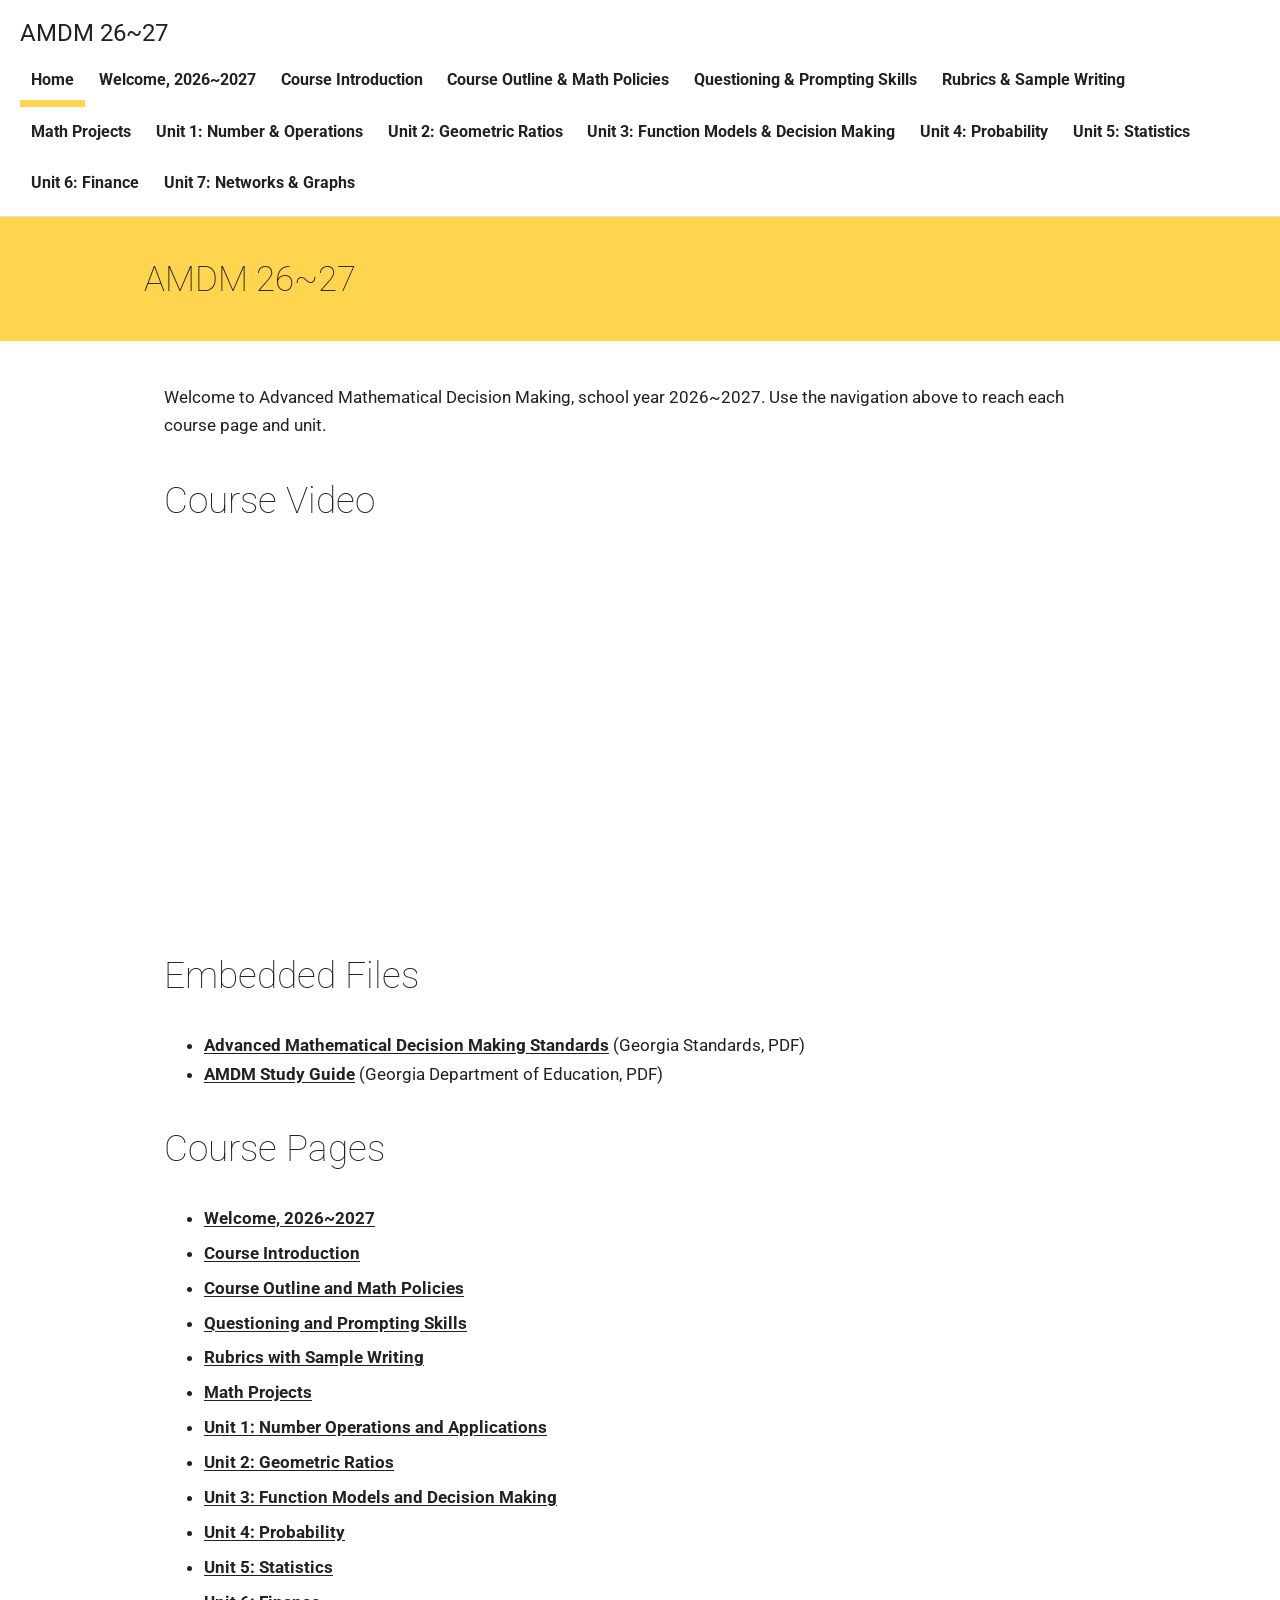
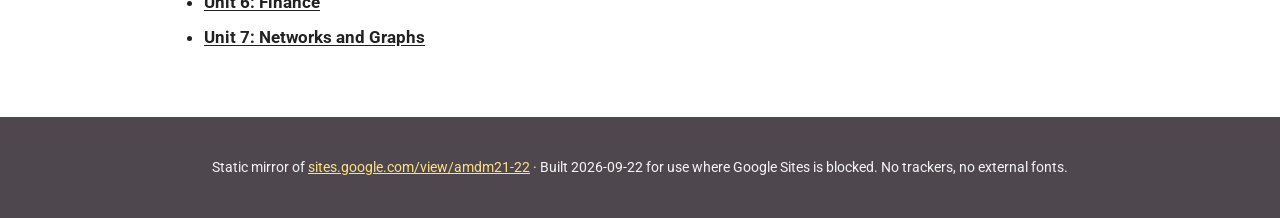
<file: index.html>
<!DOCTYPE html>
<html lang="en">
<head>
<meta charset="utf-8">
<meta name="viewport" content="width=device-width, initial-scale=1">
<title>AMDM 26~27 — Home</title>
<link rel="stylesheet" href="styles.css?v=3">
</head>
<body>
<a class="skip-link" href="#main">Skip to main content</a>
<header class="site-header">
  <p class="site-title"><a href="index.html">AMDM 26~27</a></p>
  <nav class="site-nav" aria-label="Site">
    <ul>
      <li><a href="index.html" aria-current="page">Home</a></li>
      <li><a href="welcome-20262027.html">Welcome, 2026~2027</a></li>
      <li><a href="course-introduction.html">Course Introduction</a></li>
      <li><a href="course-outline-and-math-policies.html">Course Outline &amp; Math Policies</a></li>
      <li><a href="questioning-and-prompting-skills.html">Questioning &amp; Prompting Skills</a></li>
      <li><a href="rubrics-with-sample-writing.html">Rubrics &amp; Sample Writing</a></li>
      <li><a href="math-projects.html">Math Projects</a></li>
      <li><a href="unit-1-number-and-operations.html">Unit 1: Number &amp; Operations</a></li>
      <li><a href="unit-2-geometric-ratios.html">Unit 2: Geometric Ratios</a></li>
      <li><a href="unit-3-function-models-decision-making.html">Unit 3: Function Models &amp; Decision Making</a></li>
      <li><a href="unit-4-probability.html">Unit 4: Probability</a></li>
      <li><a href="unit-5-statistics.html">Unit 5: Statistics</a></li>
      <li><a href="unit-6-finance.html">Unit 6: Finance</a></li>
      <li><a href="unit-7-networks-and-graphs.html">Unit 7: Networks &amp; Graphs</a></li>
    </ul>
  </nav>
</header>
<div class="page-banner">
  <h1>AMDM 26~27</h1>
</div>
<main id="main">
  
  <p>Welcome to Advanced Mathematical Decision Making, school year 2026~2027. Use the navigation above to reach each course page and unit.</p>

  <h2>Course Video</h2>
  <div class="video">
    <iframe src="https://www.youtube-nocookie.com/embed/V6yixyiJcos" title="AMDM course video" loading="lazy" allow="accelerometer; autoplay; clipboard-write; encrypted-media; gyroscope; picture-in-picture" allowfullscreen></iframe>
  </div>

  <h2>Embedded Files</h2>
  <ul>
    <li><a href="https://www.georgiastandards.org/wp-content/uploads/2023-09-Final-Advanced-Mathematical-Decision-Making-Standards-Effective-Fall-2023.pdf">Advanced Mathematical Decision Making Standards</a> (Georgia Standards, PDF)</li>
    <li><a href="https://www.gadoe.org/Curriculum-Instruction-and-Assessment/Assessment/Documents/Milestones/Study-Resource%20Guides/AMDM_Study_Guide.pdf">AMDM Study Guide</a> (Georgia Department of Education, PDF)</li>
  </ul>

  <h2>Course Pages</h2>
  <ul class="page-list">
    <li><a href="welcome-20262027.html">Welcome, 2026~2027</a></li>
    <li><a href="course-introduction.html">Course Introduction</a></li>
    <li><a href="course-outline-and-math-policies.html">Course Outline and Math Policies</a></li>
    <li><a href="questioning-and-prompting-skills.html">Questioning and Prompting Skills</a></li>
    <li><a href="rubrics-with-sample-writing.html">Rubrics with Sample Writing</a></li>
    <li><a href="math-projects.html">Math Projects</a></li>
    <li><a href="unit-1-number-and-operations.html">Unit 1: Number Operations and Applications</a></li>
    <li><a href="unit-2-geometric-ratios.html">Unit 2: Geometric Ratios</a></li>
    <li><a href="unit-3-function-models-decision-making.html">Unit 3: Function Models and Decision Making</a></li>
    <li><a href="unit-4-probability.html">Unit 4: Probability</a></li>
    <li><a href="unit-5-statistics.html">Unit 5: Statistics</a></li>
    <li><a href="unit-6-finance.html">Unit 6: Finance</a></li>
    <li><a href="unit-7-networks-and-graphs.html">Unit 7: Networks and Graphs</a></li>
  </ul>
</main>
<footer class="site-footer">
  <p>Static mirror of <a href="https://sites.google.com/view/amdm21-22">sites.google.com/view/amdm21-22</a> · Built 2026-09-22 for use where Google Sites is blocked. No trackers, no external fonts.</p>
</footer>
</body>
</html>
</file>
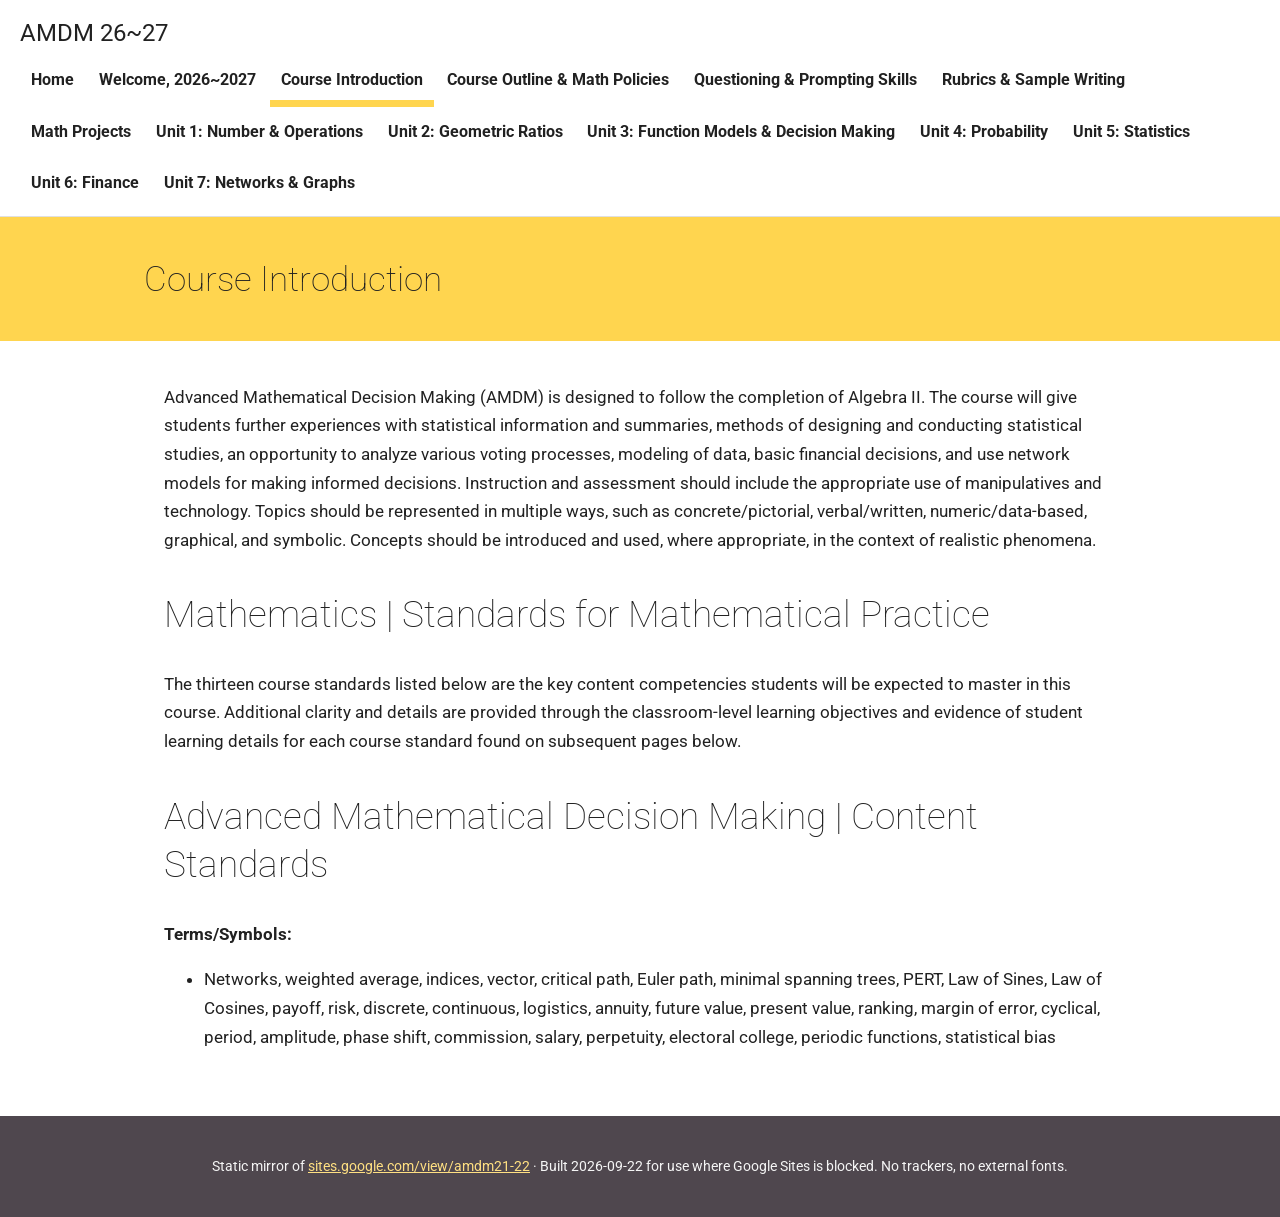
<file: course-introduction.html>
<!DOCTYPE html>
<html lang="en">
<head>
<meta charset="utf-8">
<meta name="viewport" content="width=device-width, initial-scale=1">
<title>Course Introduction — AMDM 26~27</title>
<link rel="stylesheet" href="styles.css?v=3">
</head>
<body>
<a class="skip-link" href="#main">Skip to main content</a>
<header class="site-header">
  <p class="site-title"><a href="index.html">AMDM 26~27</a></p>
  <nav class="site-nav" aria-label="Site">
    <ul>
      <li><a href="index.html">Home</a></li>
      <li><a href="welcome-20262027.html">Welcome, 2026~2027</a></li>
      <li><a href="course-introduction.html" aria-current="page">Course Introduction</a></li>
      <li><a href="course-outline-and-math-policies.html">Course Outline &amp; Math Policies</a></li>
      <li><a href="questioning-and-prompting-skills.html">Questioning &amp; Prompting Skills</a></li>
      <li><a href="rubrics-with-sample-writing.html">Rubrics &amp; Sample Writing</a></li>
      <li><a href="math-projects.html">Math Projects</a></li>
      <li><a href="unit-1-number-and-operations.html">Unit 1: Number &amp; Operations</a></li>
      <li><a href="unit-2-geometric-ratios.html">Unit 2: Geometric Ratios</a></li>
      <li><a href="unit-3-function-models-decision-making.html">Unit 3: Function Models &amp; Decision Making</a></li>
      <li><a href="unit-4-probability.html">Unit 4: Probability</a></li>
      <li><a href="unit-5-statistics.html">Unit 5: Statistics</a></li>
      <li><a href="unit-6-finance.html">Unit 6: Finance</a></li>
      <li><a href="unit-7-networks-and-graphs.html">Unit 7: Networks &amp; Graphs</a></li>
    </ul>
  </nav>
</header>
<div class="page-banner">
  <h1>Course Introduction</h1>
</div>
<main id="main">
  

  <p>Advanced Mathematical Decision Making (AMDM) is designed to follow the completion of Algebra II. The course will give students further experiences with statistical information and summaries, methods of designing and conducting statistical studies, an opportunity to analyze various voting processes, modeling of data, basic financial decisions, and use network models for making informed decisions. Instruction and assessment should include the appropriate use of manipulatives and technology. Topics should be represented in multiple ways, such as concrete/pictorial, verbal/written, numeric/data-based, graphical, and symbolic. Concepts should be introduced and used, where appropriate, in the context of realistic phenomena.</p>

  <h2>Mathematics | Standards for Mathematical Practice</h2>

  <p>The thirteen course standards listed below are the key content competencies students will be expected to master in this course. Additional clarity and details are provided through the classroom-level learning objectives and evidence of student learning details for each course standard found on subsequent pages below.</p>

  <h2>Advanced Mathematical Decision Making | Content Standards</h2>

  <p><strong>Terms/Symbols:</strong></p>

  <ul>
    <li>Networks, weighted average, indices, vector, critical path, Euler path, minimal spanning trees, PERT, Law of Sines, Law of Cosines, payoff, risk, discrete, continuous, logistics, annuity, future value, present value, ranking, margin of error, cyclical, period, amplitude, phase shift, commission, salary, perpetuity, electoral college, periodic functions, statistical bias</li>
  </ul>
</main>
<footer class="site-footer">
  <p>Static mirror of <a href="https://sites.google.com/view/amdm21-22">sites.google.com/view/amdm21-22</a> · Built 2026-09-22 for use where Google Sites is blocked. No trackers, no external fonts.</p>
</footer>
</body>
</html>
</file>
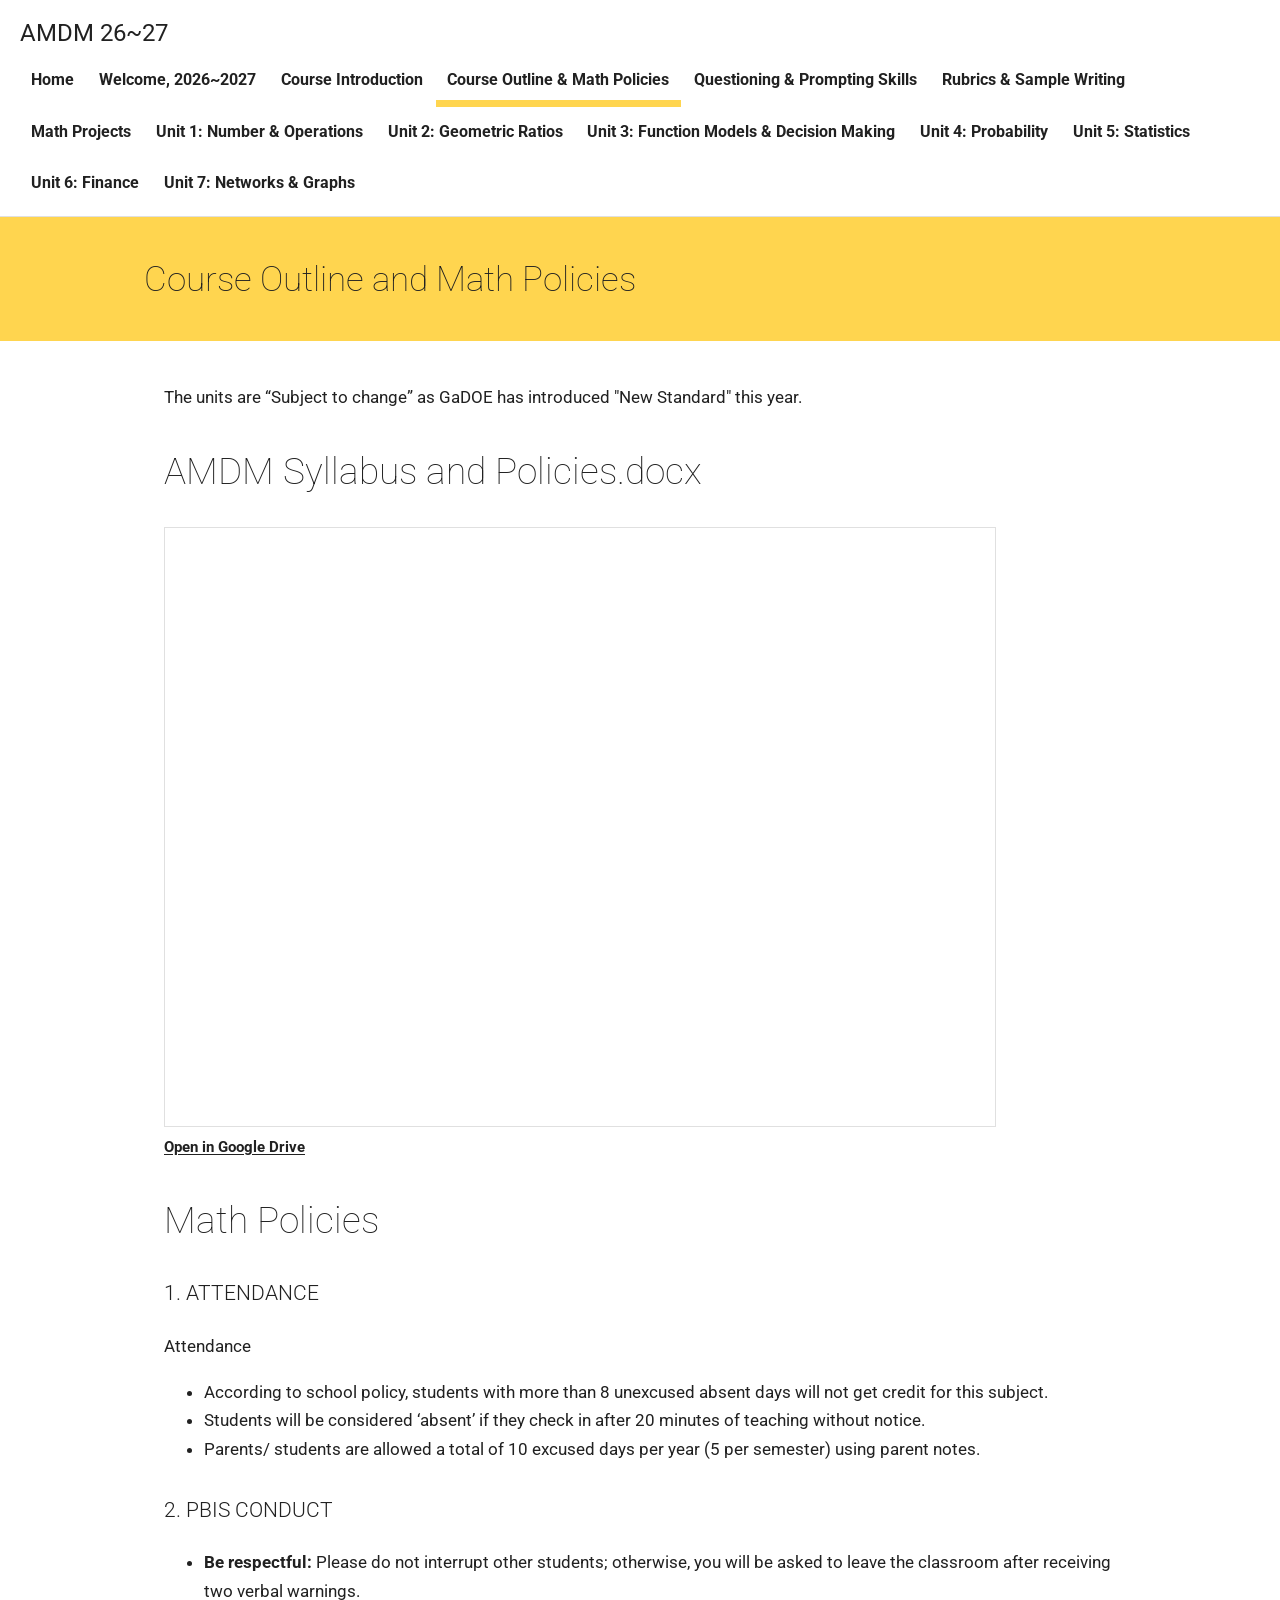
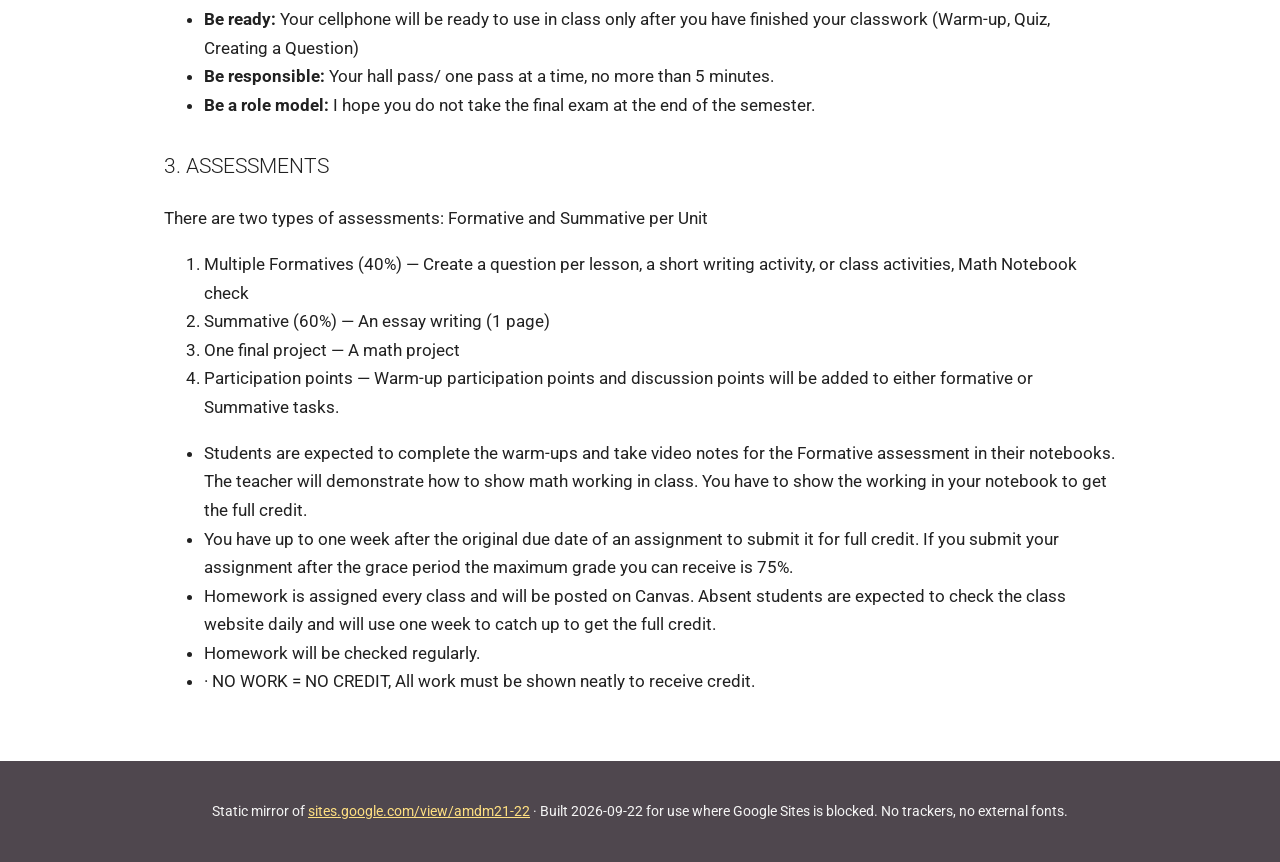
<file: course-outline-and-math-policies.html>
<!DOCTYPE html>
<html lang="en">
<head>
<meta charset="utf-8">
<meta name="viewport" content="width=device-width, initial-scale=1">
<title>Course Outline and Math Policies — AMDM 26~27</title>
<link rel="stylesheet" href="styles.css?v=3">
</head>
<body>
<a class="skip-link" href="#main">Skip to main content</a>
<header class="site-header">
  <p class="site-title"><a href="index.html">AMDM 26~27</a></p>
  <nav class="site-nav" aria-label="Site">
    <ul>
      <li><a href="index.html">Home</a></li>
      <li><a href="welcome-20262027.html">Welcome, 2026~2027</a></li>
      <li><a href="course-introduction.html">Course Introduction</a></li>
      <li><a href="course-outline-and-math-policies.html" aria-current="page">Course Outline &amp; Math Policies</a></li>
      <li><a href="questioning-and-prompting-skills.html">Questioning &amp; Prompting Skills</a></li>
      <li><a href="rubrics-with-sample-writing.html">Rubrics &amp; Sample Writing</a></li>
      <li><a href="math-projects.html">Math Projects</a></li>
      <li><a href="unit-1-number-and-operations.html">Unit 1: Number &amp; Operations</a></li>
      <li><a href="unit-2-geometric-ratios.html">Unit 2: Geometric Ratios</a></li>
      <li><a href="unit-3-function-models-decision-making.html">Unit 3: Function Models &amp; Decision Making</a></li>
      <li><a href="unit-4-probability.html">Unit 4: Probability</a></li>
      <li><a href="unit-5-statistics.html">Unit 5: Statistics</a></li>
      <li><a href="unit-6-finance.html">Unit 6: Finance</a></li>
      <li><a href="unit-7-networks-and-graphs.html">Unit 7: Networks &amp; Graphs</a></li>
    </ul>
  </nav>
</header>
<div class="page-banner">
  <h1>Course Outline and Math Policies</h1>
</div>
<main id="main">
  

  <p>The units are “Subject to change” as GaDOE has introduced "New Standard" this year.</p>

  <h2>AMDM Syllabus and Policies.docx</h2>
  <div class="doc-embed">
    <iframe src="https://drive.google.com/file/d/1bWFlF9hdaatmieWQ-VrrpDEzX8zZxTGi/preview" title="AMDM Syllabus and Policies document" loading="lazy"></iframe>
    <p class="doc-fallback"><a href="https://drive.google.com/file/d/1bWFlF9hdaatmieWQ-VrrpDEzX8zZxTGi/preview">Open in Google Drive</a></p>
  </div>

  <h2>Math Policies</h2>

  <h3>1. ATTENDANCE</h3>
  <p>Attendance</p>
  <ul>
    <li>According to school policy, students with more than 8 unexcused absent days will not get credit for this subject.</li>
    <li>Students will be considered ‘absent’ if they check in after 20 minutes of teaching without notice.</li>
    <li>Parents/ students are allowed a total of 10 excused days per year (5 per semester) using parent notes.</li>
  </ul>

  <h3>2. PBIS CONDUCT</h3>
  <ul>
    <li><strong>Be respectful:</strong> Please do not interrupt other students; otherwise, you will be asked to leave the classroom after receiving two verbal warnings.</li>
    <li><strong>Be ready:</strong> Your cellphone will be ready to use in class only after you have finished your classwork (Warm-up, Quiz, Creating a Question)</li>
    <li><strong>Be responsible:</strong> Your hall pass/ one pass at a time, no more than 5 minutes.</li>
    <li><strong>Be a role model:</strong> I hope you do not take the final exam at the end of the semester.</li>
  </ul>

  <h3>3. ASSESSMENTS</h3>
  <p>There are two types of assessments: Formative and Summative per Unit</p>
  <ol>
    <li>Multiple Formatives (40%) — Create a question per lesson, a short writing activity, or class activities, Math Notebook check</li>
    <li>Summative (60%) — An essay writing (1 page)</li>
    <li>One final project — A math project</li>
    <li>Participation points — Warm-up participation points and discussion points will be added to either formative or Summative tasks.</li>
  </ol>
  <ul>
    <li>Students are expected to complete the warm-ups and take video notes for the Formative assessment in their notebooks. The teacher will demonstrate how to show math working in class. You have to show the working in your notebook to get the full credit.</li>
    <li>You have up to one week after the original due date of an assignment to submit it for full credit. If you submit your assignment after the grace period the maximum grade you can receive is 75%.</li>
    <li>Homework is assigned every class and will be posted on Canvas. Absent students are expected to check the class website daily and will use one week to catch up to get the full credit.</li>
    <li>Homework will be checked regularly.</li>
    <li>· NO WORK = NO CREDIT, All work must be shown neatly to receive credit.</li>
  </ul>
</main>
<footer class="site-footer">
  <p>Static mirror of <a href="https://sites.google.com/view/amdm21-22">sites.google.com/view/amdm21-22</a> · Built 2026-09-22 for use where Google Sites is blocked. No trackers, no external fonts.</p>
</footer>
</body>
</html>
</file>
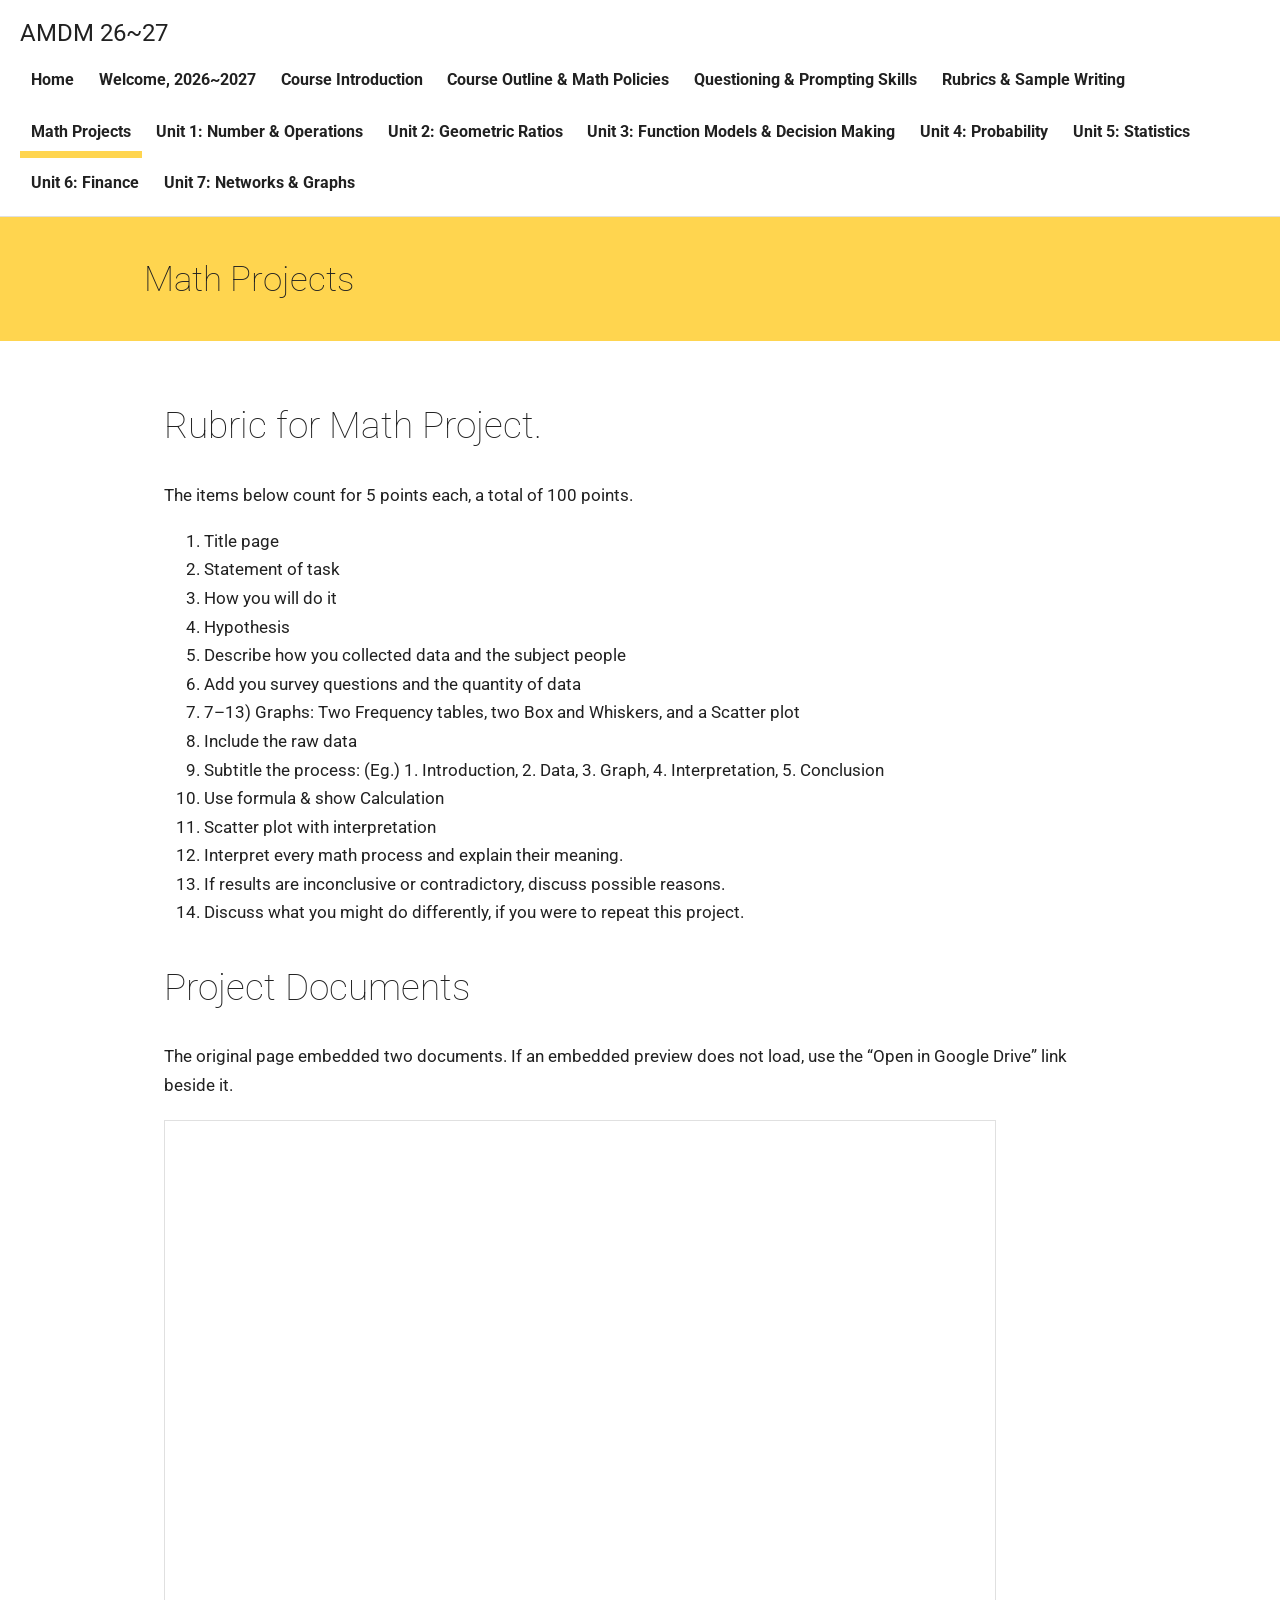
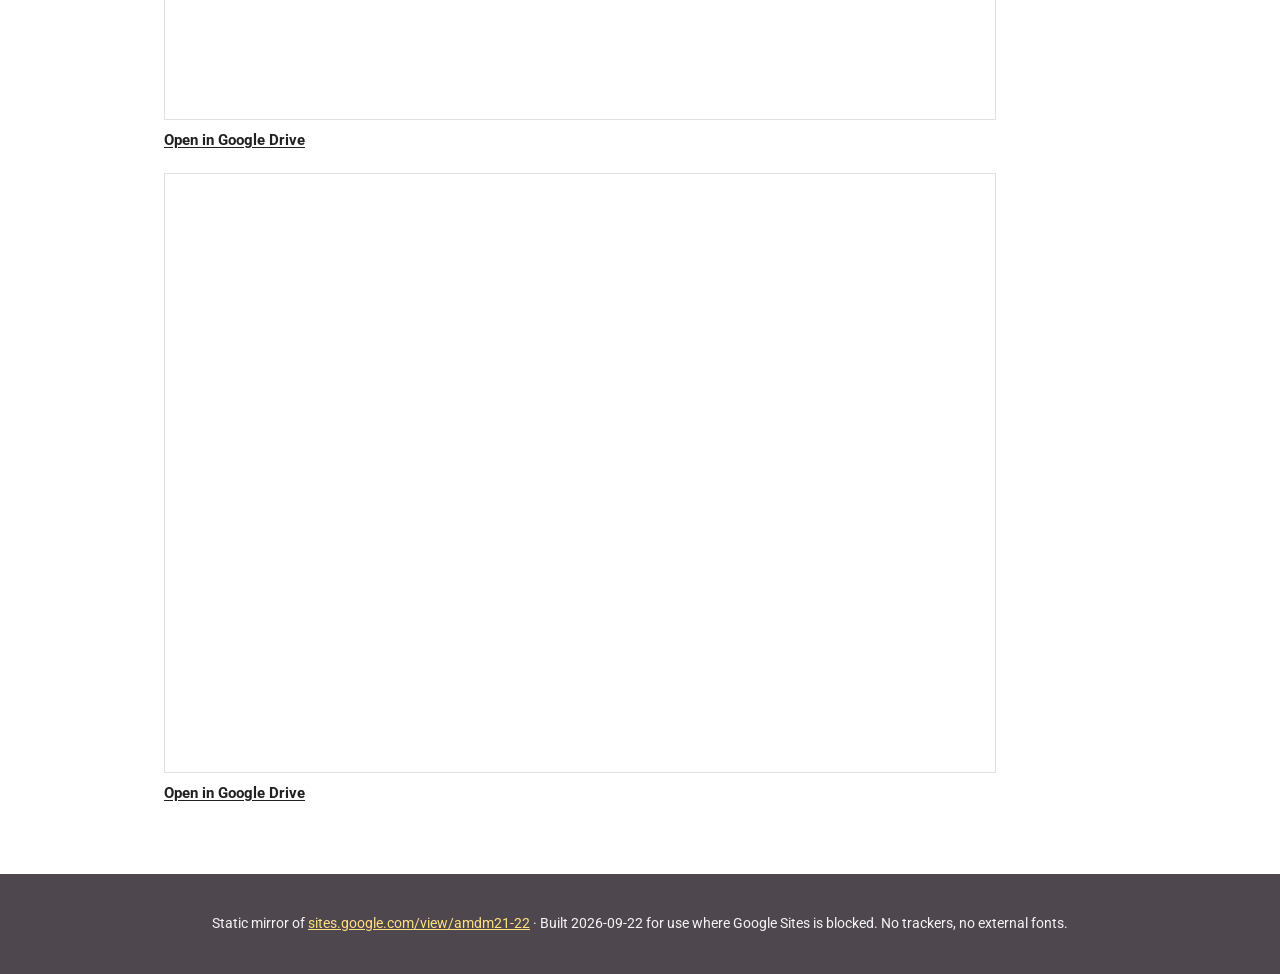
<file: math-projects.html>
<!DOCTYPE html>
<html lang="en">
<head>
<meta charset="utf-8">
<meta name="viewport" content="width=device-width, initial-scale=1">
<title>Math Projects — AMDM 26~27</title>
<link rel="stylesheet" href="styles.css?v=3">
</head>
<body>
<a class="skip-link" href="#main">Skip to main content</a>
<header class="site-header">
  <p class="site-title"><a href="index.html">AMDM 26~27</a></p>
  <nav class="site-nav" aria-label="Site">
    <ul>
      <li><a href="index.html">Home</a></li>
      <li><a href="welcome-20262027.html">Welcome, 2026~2027</a></li>
      <li><a href="course-introduction.html">Course Introduction</a></li>
      <li><a href="course-outline-and-math-policies.html">Course Outline &amp; Math Policies</a></li>
      <li><a href="questioning-and-prompting-skills.html">Questioning &amp; Prompting Skills</a></li>
      <li><a href="rubrics-with-sample-writing.html">Rubrics &amp; Sample Writing</a></li>
      <li><a href="math-projects.html" aria-current="page">Math Projects</a></li>
      <li><a href="unit-1-number-and-operations.html">Unit 1: Number &amp; Operations</a></li>
      <li><a href="unit-2-geometric-ratios.html">Unit 2: Geometric Ratios</a></li>
      <li><a href="unit-3-function-models-decision-making.html">Unit 3: Function Models &amp; Decision Making</a></li>
      <li><a href="unit-4-probability.html">Unit 4: Probability</a></li>
      <li><a href="unit-5-statistics.html">Unit 5: Statistics</a></li>
      <li><a href="unit-6-finance.html">Unit 6: Finance</a></li>
      <li><a href="unit-7-networks-and-graphs.html">Unit 7: Networks &amp; Graphs</a></li>
    </ul>
  </nav>
</header>
<div class="page-banner">
  <h1>Math Projects</h1>
</div>
<main id="main">
  

  <h2>Rubric for Math Project.</h2>

  <p>The items below count for 5 points each, a total of 100 points.</p>

  <ol>
    <li>Title page</li>
    <li>Statement of task</li>
    <li>How you will do it</li>
    <li>Hypothesis</li>
    <li>Describe how you collected data and the subject people</li>
    <li>Add you survey questions and the quantity of data</li>
    <li>7–13) Graphs: Two Frequency tables, two Box and Whiskers, and a Scatter plot</li>
    <li>Include the raw data</li>
    <li>Subtitle the process: (Eg.) 1. Introduction, 2. Data, 3. Graph, 4. Interpretation, 5. Conclusion</li>
    <li>Use formula &amp; show Calculation</li>
    <li>Scatter plot with interpretation</li>
    <li>Interpret every math process and explain their meaning.</li>
    <li>If results are inconclusive or contradictory, discuss possible reasons.</li>
    <li>Discuss what you might do differently, if you were to repeat this project.</li>
  </ol>

  <h2>Project Documents</h2>
  <p>The original page embedded two documents. If an embedded preview does not load, use the “Open in Google Drive” link beside it.</p>

  <div class="doc-embed">
    <iframe src="https://drive.google.com/file/d/1jMaLBUQgisM3Hf3o0hZDlK5hKuC3yk-Y/preview" title="Math project document 1" loading="lazy"></iframe>
    <p class="doc-fallback"><a href="https://drive.google.com/file/d/1jMaLBUQgisM3Hf3o0hZDlK5hKuC3yk-Y/preview">Open in Google Drive</a></p>
  </div>

  <div class="doc-embed">
    <iframe src="https://drive.google.com/file/d/1eQPsCcupwHiBNu1dQx8TtI7h6lhtfP8E/preview" title="Math project document 2" loading="lazy"></iframe>
    <p class="doc-fallback"><a href="https://drive.google.com/file/d/1eQPsCcupwHiBNu1dQx8TtI7h6lhtfP8E/preview">Open in Google Drive</a></p>
  </div>
</main>
<footer class="site-footer">
  <p>Static mirror of <a href="https://sites.google.com/view/amdm21-22">sites.google.com/view/amdm21-22</a> · Built 2026-09-22 for use where Google Sites is blocked. No trackers, no external fonts.</p>
</footer>
</body>
</html>
</file>
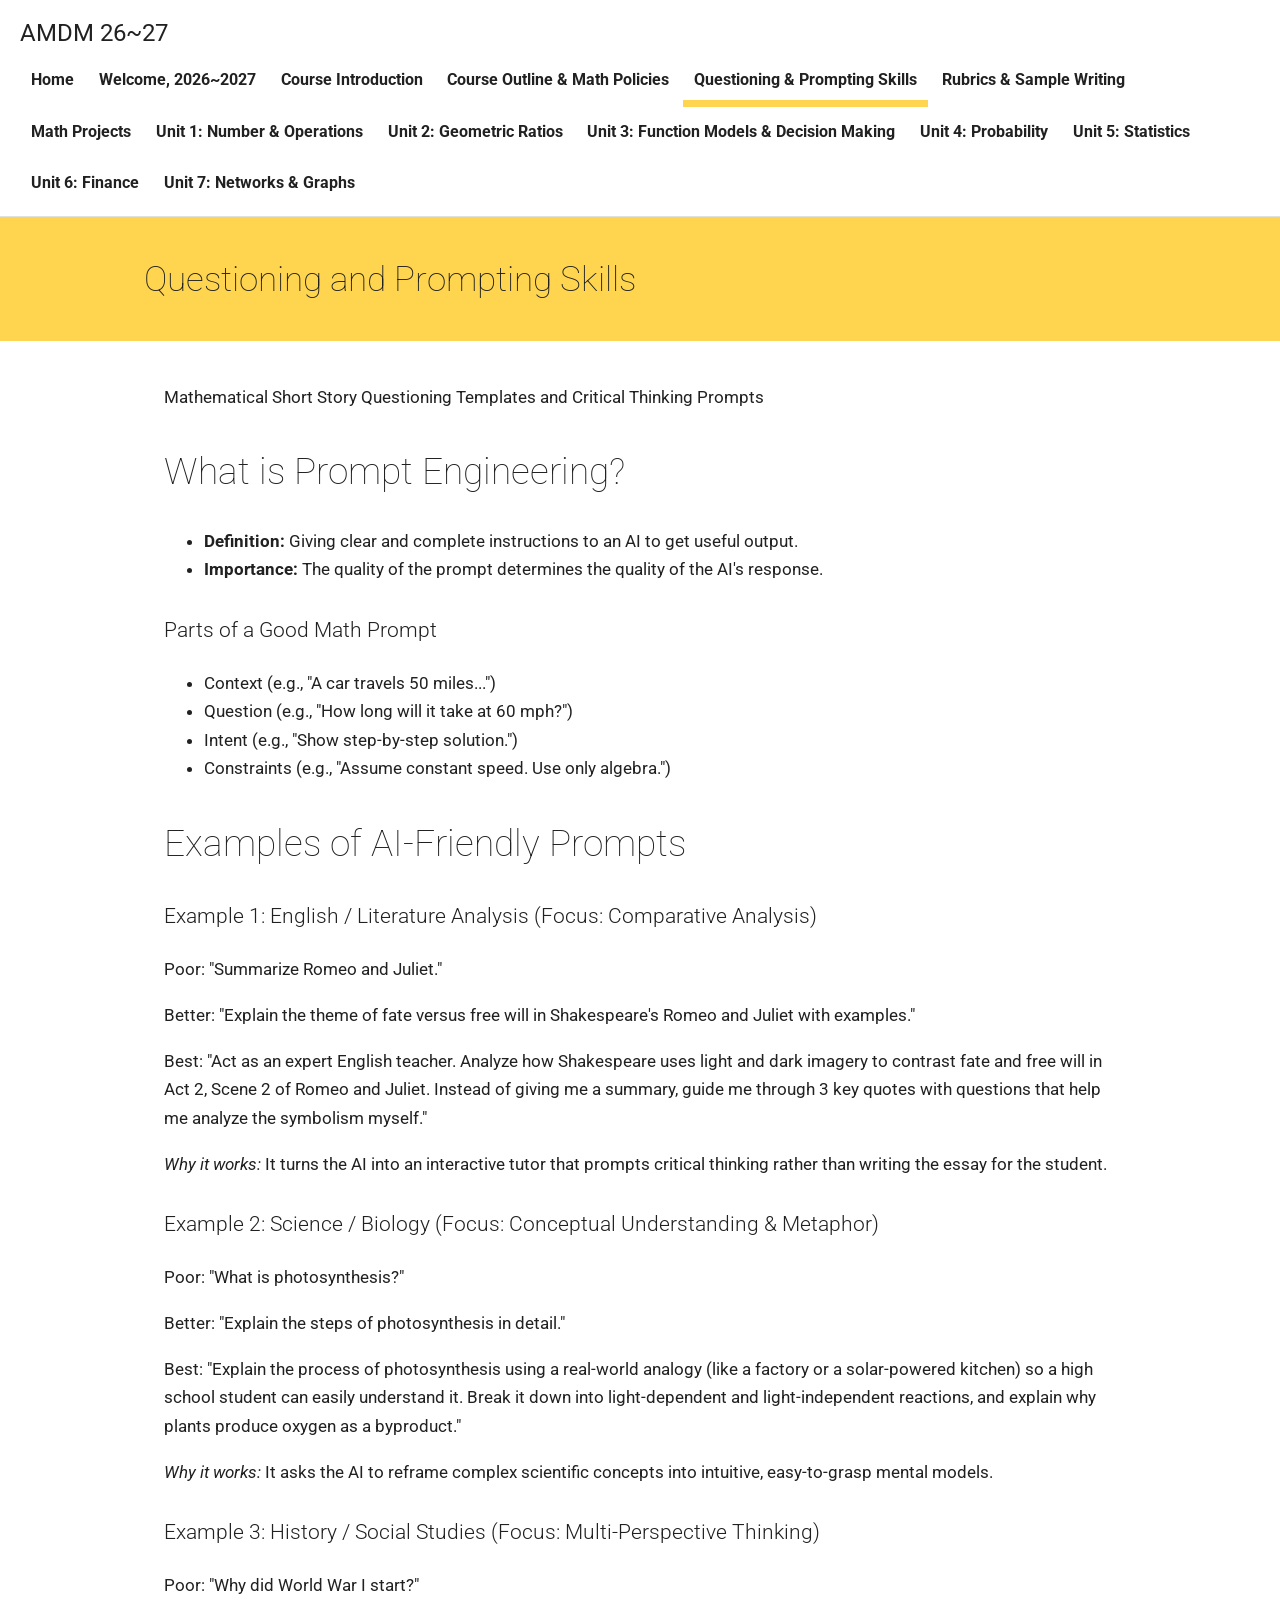
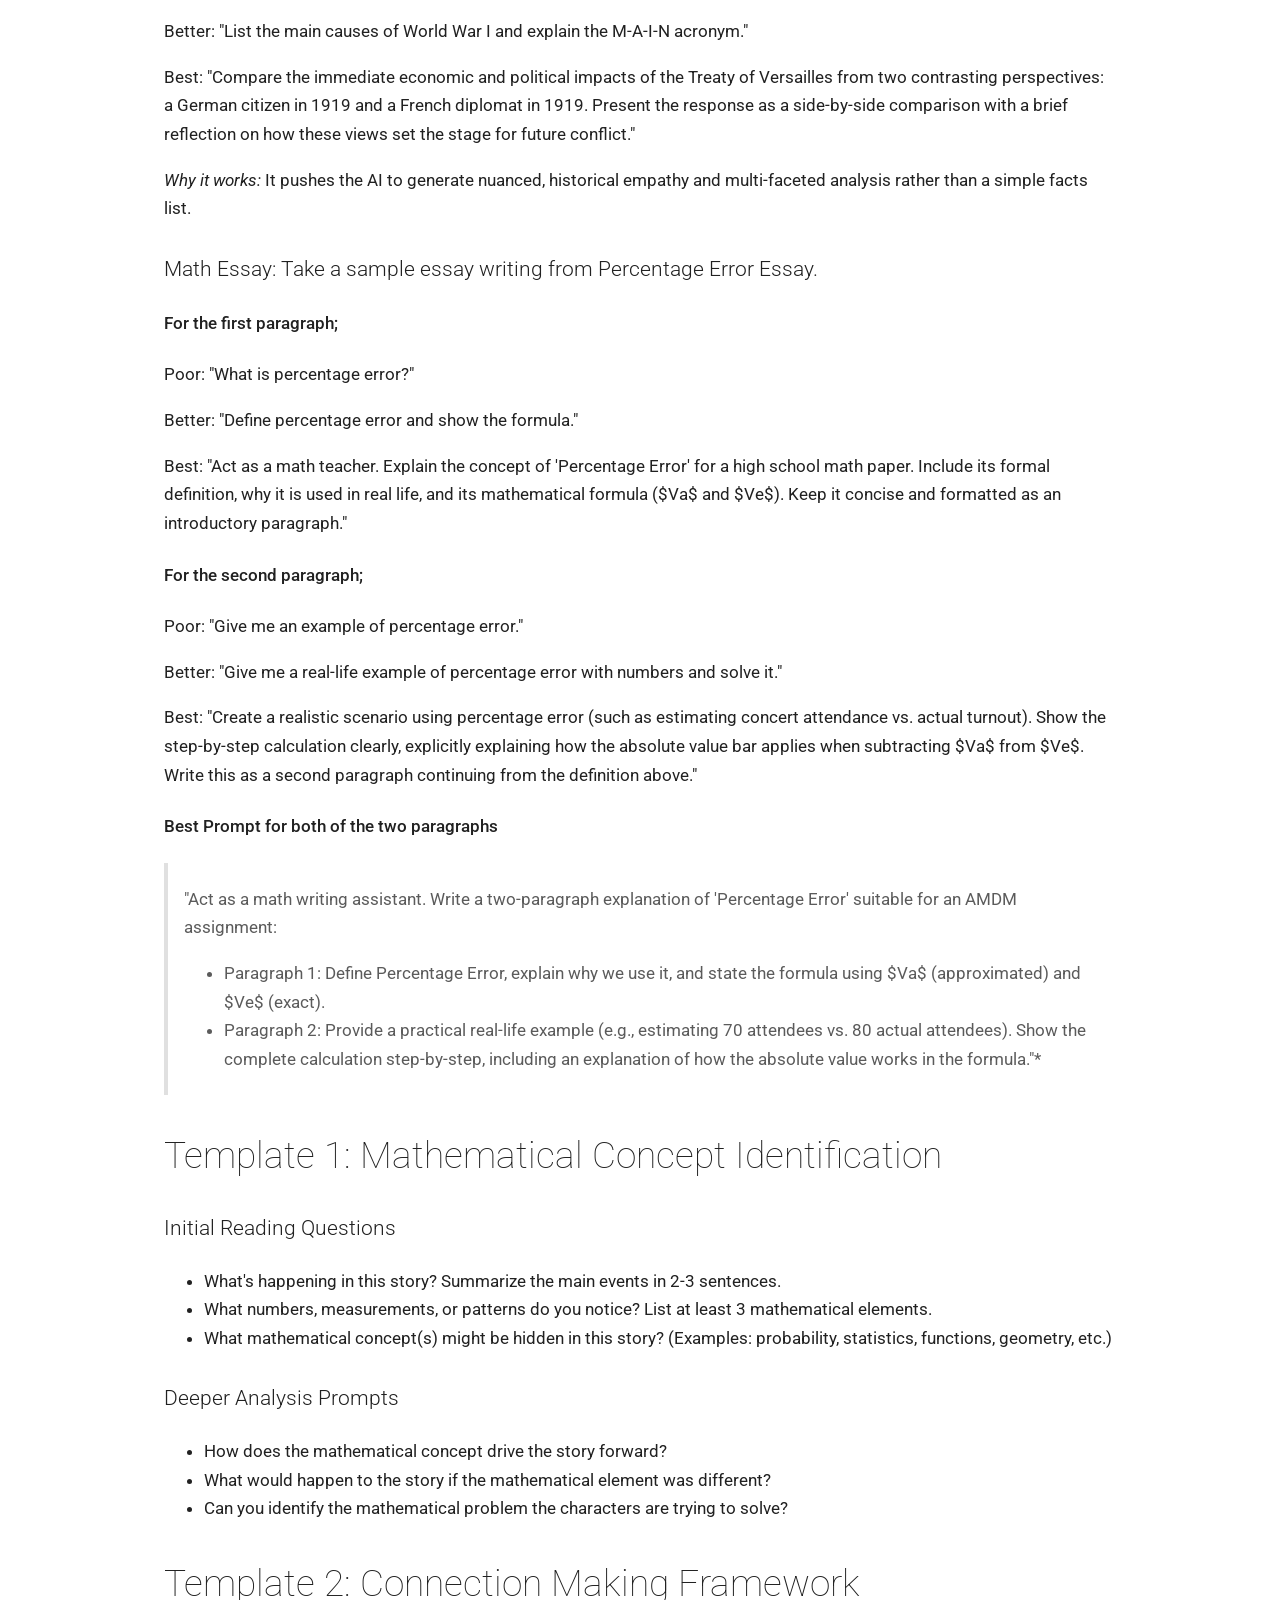
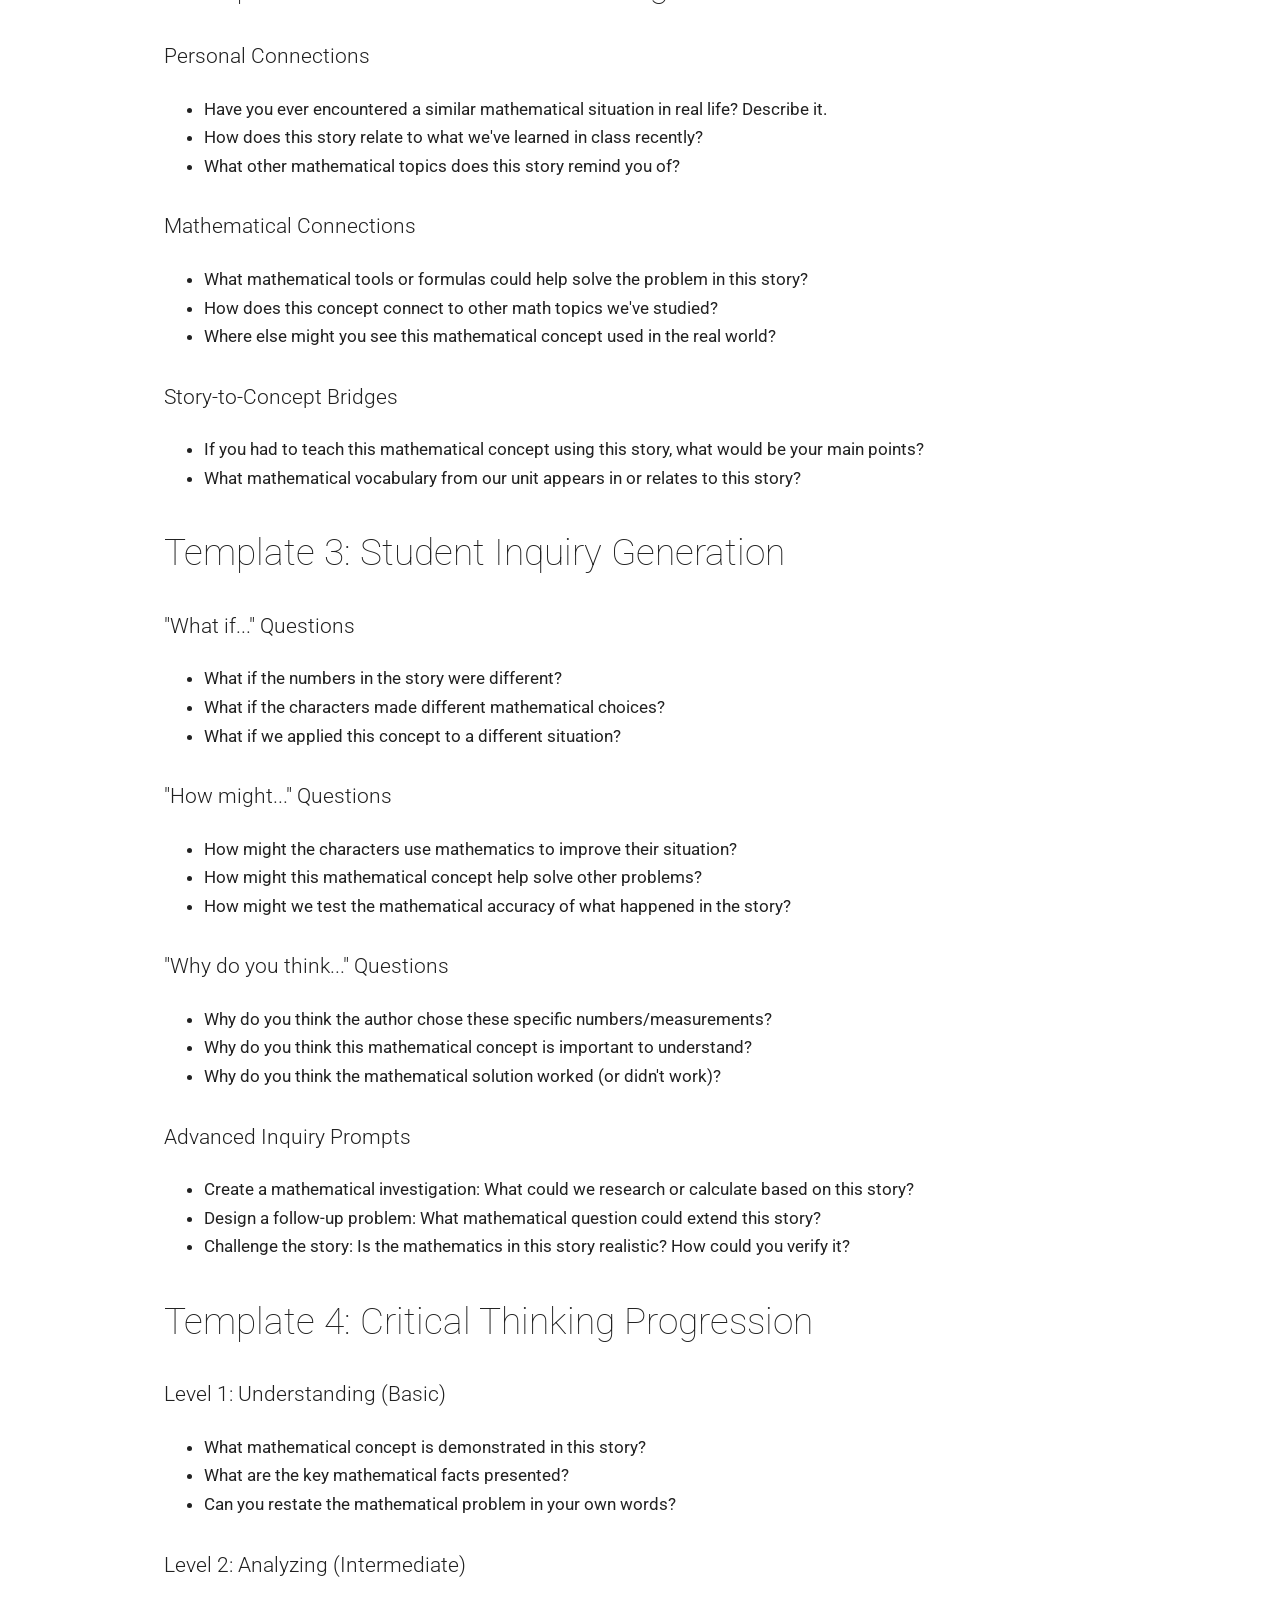
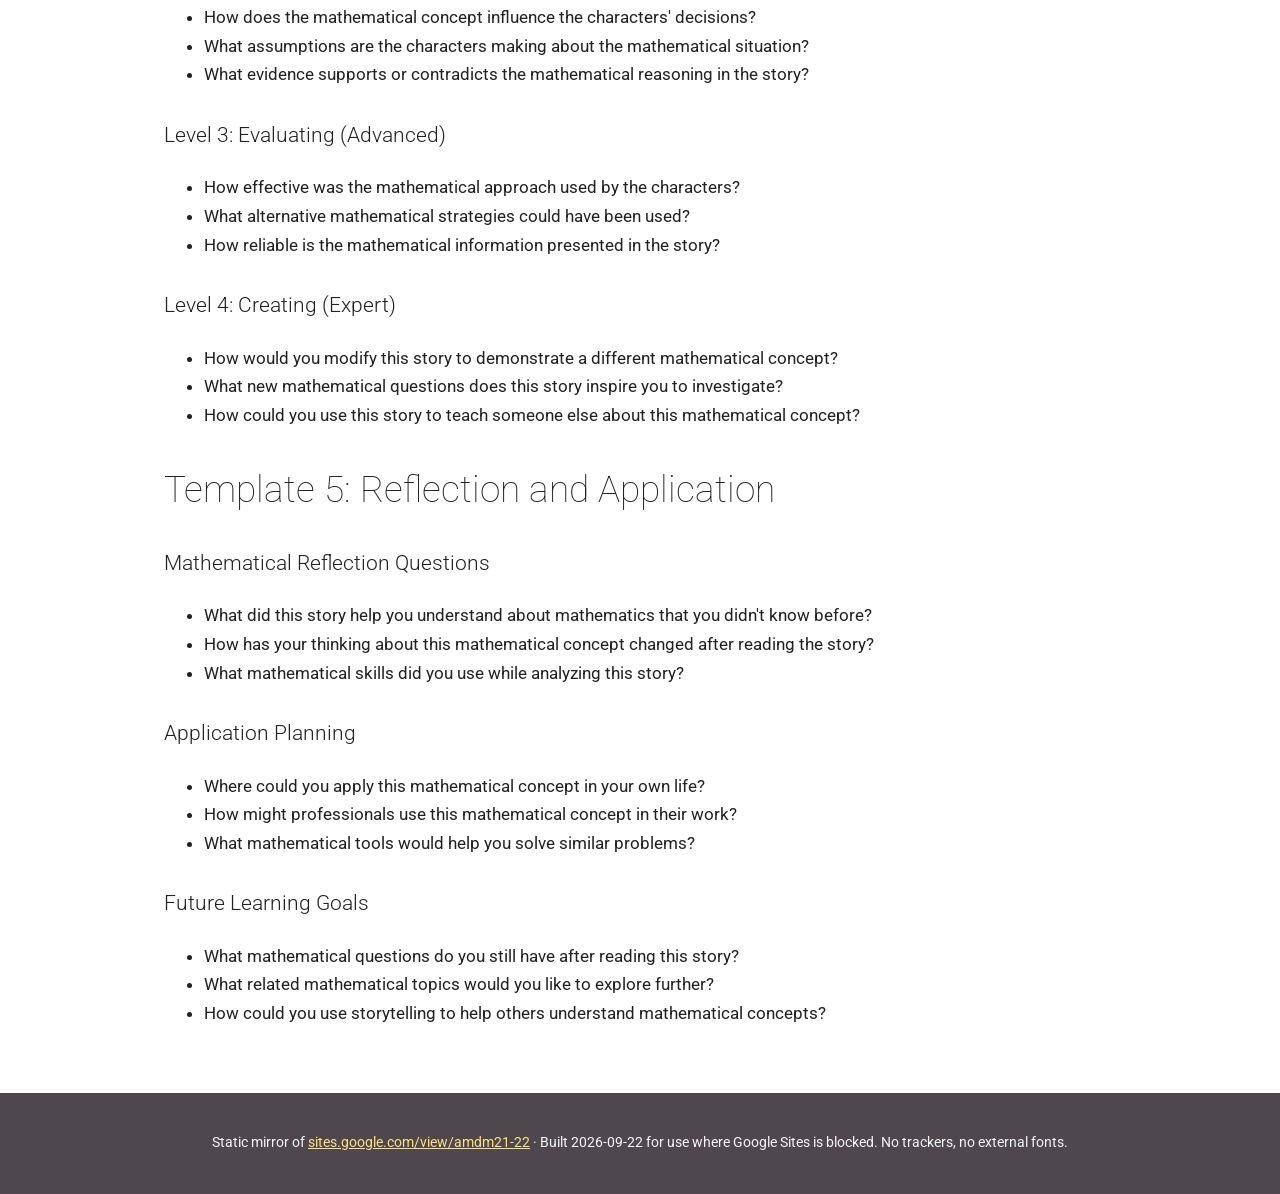
<file: questioning-and-prompting-skills.html>
<!DOCTYPE html>
<html lang="en">
<head>
<meta charset="utf-8">
<meta name="viewport" content="width=device-width, initial-scale=1">
<title>Questioning and Prompting Skills — AMDM 26~27</title>
<link rel="stylesheet" href="styles.css?v=3">
</head>
<body>
<a class="skip-link" href="#main">Skip to main content</a>
<header class="site-header">
  <p class="site-title"><a href="index.html">AMDM 26~27</a></p>
  <nav class="site-nav" aria-label="Site">
    <ul>
      <li><a href="index.html">Home</a></li>
      <li><a href="welcome-20262027.html">Welcome, 2026~2027</a></li>
      <li><a href="course-introduction.html">Course Introduction</a></li>
      <li><a href="course-outline-and-math-policies.html">Course Outline &amp; Math Policies</a></li>
      <li><a href="questioning-and-prompting-skills.html" aria-current="page">Questioning &amp; Prompting Skills</a></li>
      <li><a href="rubrics-with-sample-writing.html">Rubrics &amp; Sample Writing</a></li>
      <li><a href="math-projects.html">Math Projects</a></li>
      <li><a href="unit-1-number-and-operations.html">Unit 1: Number &amp; Operations</a></li>
      <li><a href="unit-2-geometric-ratios.html">Unit 2: Geometric Ratios</a></li>
      <li><a href="unit-3-function-models-decision-making.html">Unit 3: Function Models &amp; Decision Making</a></li>
      <li><a href="unit-4-probability.html">Unit 4: Probability</a></li>
      <li><a href="unit-5-statistics.html">Unit 5: Statistics</a></li>
      <li><a href="unit-6-finance.html">Unit 6: Finance</a></li>
      <li><a href="unit-7-networks-and-graphs.html">Unit 7: Networks &amp; Graphs</a></li>
    </ul>
  </nav>
</header>
<div class="page-banner">
  <h1>Questioning and Prompting Skills</h1>
</div>
<main id="main">
  

  <p>Mathematical Short Story Questioning Templates and Critical Thinking Prompts</p>

  <h2>What is Prompt Engineering?</h2>
  <ul>
    <li><strong>Definition:</strong> Giving clear and complete instructions to an AI to get useful output.</li>
    <li><strong>Importance:</strong> The quality of the prompt determines the quality of the AI's response.</li>
  </ul>

  <h3>Parts of a Good Math Prompt</h3>
  <ul>
    <li>Context (e.g., "A car travels 50 miles...")</li>
    <li>Question (e.g., "How long will it take at 60 mph?")</li>
    <li>Intent (e.g., "Show step-by-step solution.")</li>
    <li>Constraints (e.g., "Assume constant speed. Use only algebra.")</li>
  </ul>

  <h2>Examples of AI-Friendly Prompts</h2>

  <h3>Example 1: English / Literature Analysis (Focus: Comparative Analysis)</h3>
  <p>Poor: "Summarize Romeo and Juliet."</p>
  <p>Better: "Explain the theme of fate versus free will in Shakespeare's Romeo and Juliet with examples."</p>
  <p>Best: "Act as an expert English teacher. Analyze how Shakespeare uses light and dark imagery to contrast fate and free will in Act 2, Scene 2 of Romeo and Juliet. Instead of giving me a summary, guide me through 3 key quotes with questions that help me analyze the symbolism myself."</p>
  <p><em>Why it works:</em> It turns the AI into an interactive tutor that prompts critical thinking rather than writing the essay for the student.</p>

  <h3>Example 2: Science / Biology (Focus: Conceptual Understanding &amp; Metaphor)</h3>
  <p>Poor: "What is photosynthesis?"</p>
  <p>Better: "Explain the steps of photosynthesis in detail."</p>
  <p>Best: "Explain the process of photosynthesis using a real-world analogy (like a factory or a solar-powered kitchen) so a high school student can easily understand it. Break it down into light-dependent and light-independent reactions, and explain why plants produce oxygen as a byproduct."</p>
  <p><em>Why it works:</em> It asks the AI to reframe complex scientific concepts into intuitive, easy-to-grasp mental models.</p>

  <h3>Example 3: History / Social Studies (Focus: Multi-Perspective Thinking)</h3>
  <p>Poor: "Why did World War I start?"</p>
  <p>Better: "List the main causes of World War I and explain the M-A-I-N acronym."</p>
  <p>Best: "Compare the immediate economic and political impacts of the Treaty of Versailles from two contrasting perspectives: a German citizen in 1919 and a French diplomat in 1919. Present the response as a side-by-side comparison with a brief reflection on how these views set the stage for future conflict."</p>
  <p><em>Why it works:</em> It pushes the AI to generate nuanced, historical empathy and multi-faceted analysis rather than a simple facts list.</p>

  <h3>Math Essay: Take a sample essay writing from Percentage Error Essay.</h3>

  <h4>For the first paragraph;</h4>
  <p>Poor: "What is percentage error?"</p>
  <p>Better: "Define percentage error and show the formula."</p>
  <p>Best: "Act as a math teacher. Explain the concept of 'Percentage Error' for a high school math paper. Include its formal definition, why it is used in real life, and its mathematical formula ($Va$ and $Ve$). Keep it concise and formatted as an introductory paragraph."</p>

  <h4>For the second paragraph;</h4>
  <p>Poor: "Give me an example of percentage error."</p>
  <p>Better: "Give me a real-life example of percentage error with numbers and solve it."</p>
  <p>Best: "Create a realistic scenario using percentage error (such as estimating concert attendance vs. actual turnout). Show the step-by-step calculation clearly, explicitly explaining how the absolute value bar applies when subtracting $Va$ from $Ve$. Write this as a second paragraph continuing from the definition above."</p>

  <h4>Best Prompt for both of the two paragraphs</h4>
  <blockquote>
    <p>"Act as a math writing assistant. Write a two-paragraph explanation of 'Percentage Error' suitable for an AMDM assignment:</p>
    <ul>
      <li>Paragraph 1: Define Percentage Error, explain why we use it, and state the formula using $Va$ (approximated) and $Ve$ (exact).</li>
      <li>Paragraph 2: Provide a practical real-life example (e.g., estimating 70 attendees vs. 80 actual attendees). Show the complete calculation step-by-step, including an explanation of how the absolute value works in the formula."*</li>
    </ul>
  </blockquote>

  <h2>Template 1: Mathematical Concept Identification</h2>
  <h3>Initial Reading Questions</h3>
  <ul>
    <li>What's happening in this story? Summarize the main events in 2-3 sentences.</li>
    <li>What numbers, measurements, or patterns do you notice? List at least 3 mathematical elements.</li>
    <li>What mathematical concept(s) might be hidden in this story? (Examples: probability, statistics, functions, geometry, etc.)</li>
  </ul>
  <h3>Deeper Analysis Prompts</h3>
  <ul>
    <li>How does the mathematical concept drive the story forward?</li>
    <li>What would happen to the story if the mathematical element was different?</li>
    <li>Can you identify the mathematical problem the characters are trying to solve?</li>
  </ul>

  <h2>Template 2: Connection Making Framework</h2>
  <h3>Personal Connections</h3>
  <ul>
    <li>Have you ever encountered a similar mathematical situation in real life? Describe it.</li>
    <li>How does this story relate to what we've learned in class recently?</li>
    <li>What other mathematical topics does this story remind you of?</li>
  </ul>
  <h3>Mathematical Connections</h3>
  <ul>
    <li>What mathematical tools or formulas could help solve the problem in this story?</li>
    <li>How does this concept connect to other math topics we've studied?</li>
    <li>Where else might you see this mathematical concept used in the real world?</li>
  </ul>
  <h3>Story-to-Concept Bridges</h3>
  <ul>
    <li>If you had to teach this mathematical concept using this story, what would be your main points?</li>
    <li>What mathematical vocabulary from our unit appears in or relates to this story?</li>
  </ul>

  <h2>Template 3: Student Inquiry Generation</h2>
  <h3>"What if..." Questions</h3>
  <ul>
    <li>What if the numbers in the story were different?</li>
    <li>What if the characters made different mathematical choices?</li>
    <li>What if we applied this concept to a different situation?</li>
  </ul>
  <h3>"How might..." Questions</h3>
  <ul>
    <li>How might the characters use mathematics to improve their situation?</li>
    <li>How might this mathematical concept help solve other problems?</li>
    <li>How might we test the mathematical accuracy of what happened in the story?</li>
  </ul>
  <h3>"Why do you think..." Questions</h3>
  <ul>
    <li>Why do you think the author chose these specific numbers/measurements?</li>
    <li>Why do you think this mathematical concept is important to understand?</li>
    <li>Why do you think the mathematical solution worked (or didn't work)?</li>
  </ul>
  <h3>Advanced Inquiry Prompts</h3>
  <ul>
    <li>Create a mathematical investigation: What could we research or calculate based on this story?</li>
    <li>Design a follow-up problem: What mathematical question could extend this story?</li>
    <li>Challenge the story: Is the mathematics in this story realistic? How could you verify it?</li>
  </ul>

  <h2>Template 4: Critical Thinking Progression</h2>
  <h3>Level 1: Understanding (Basic)</h3>
  <ul>
    <li>What mathematical concept is demonstrated in this story?</li>
    <li>What are the key mathematical facts presented?</li>
    <li>Can you restate the mathematical problem in your own words?</li>
  </ul>
  <h3>Level 2: Analyzing (Intermediate)</h3>
  <ul>
    <li>How does the mathematical concept influence the characters' decisions?</li>
    <li>What assumptions are the characters making about the mathematical situation?</li>
    <li>What evidence supports or contradicts the mathematical reasoning in the story?</li>
  </ul>
  <h3>Level 3: Evaluating (Advanced)</h3>
  <ul>
    <li>How effective was the mathematical approach used by the characters?</li>
    <li>What alternative mathematical strategies could have been used?</li>
    <li>How reliable is the mathematical information presented in the story?</li>
  </ul>
  <h3>Level 4: Creating (Expert)</h3>
  <ul>
    <li>How would you modify this story to demonstrate a different mathematical concept?</li>
    <li>What new mathematical questions does this story inspire you to investigate?</li>
    <li>How could you use this story to teach someone else about this mathematical concept?</li>
  </ul>

  <h2>Template 5: Reflection and Application</h2>
  <h3>Mathematical Reflection Questions</h3>
  <ul>
    <li>What did this story help you understand about mathematics that you didn't know before?</li>
    <li>How has your thinking about this mathematical concept changed after reading the story?</li>
    <li>What mathematical skills did you use while analyzing this story?</li>
  </ul>
  <h3>Application Planning</h3>
  <ul>
    <li>Where could you apply this mathematical concept in your own life?</li>
    <li>How might professionals use this mathematical concept in their work?</li>
    <li>What mathematical tools would help you solve similar problems?</li>
  </ul>
  <h3>Future Learning Goals</h3>
  <ul>
    <li>What mathematical questions do you still have after reading this story?</li>
    <li>What related mathematical topics would you like to explore further?</li>
    <li>How could you use storytelling to help others understand mathematical concepts?</li>
  </ul>
</main>
<footer class="site-footer">
  <p>Static mirror of <a href="https://sites.google.com/view/amdm21-22">sites.google.com/view/amdm21-22</a> · Built 2026-09-22 for use where Google Sites is blocked. No trackers, no external fonts.</p>
</footer>
</body>
</html>
</file>
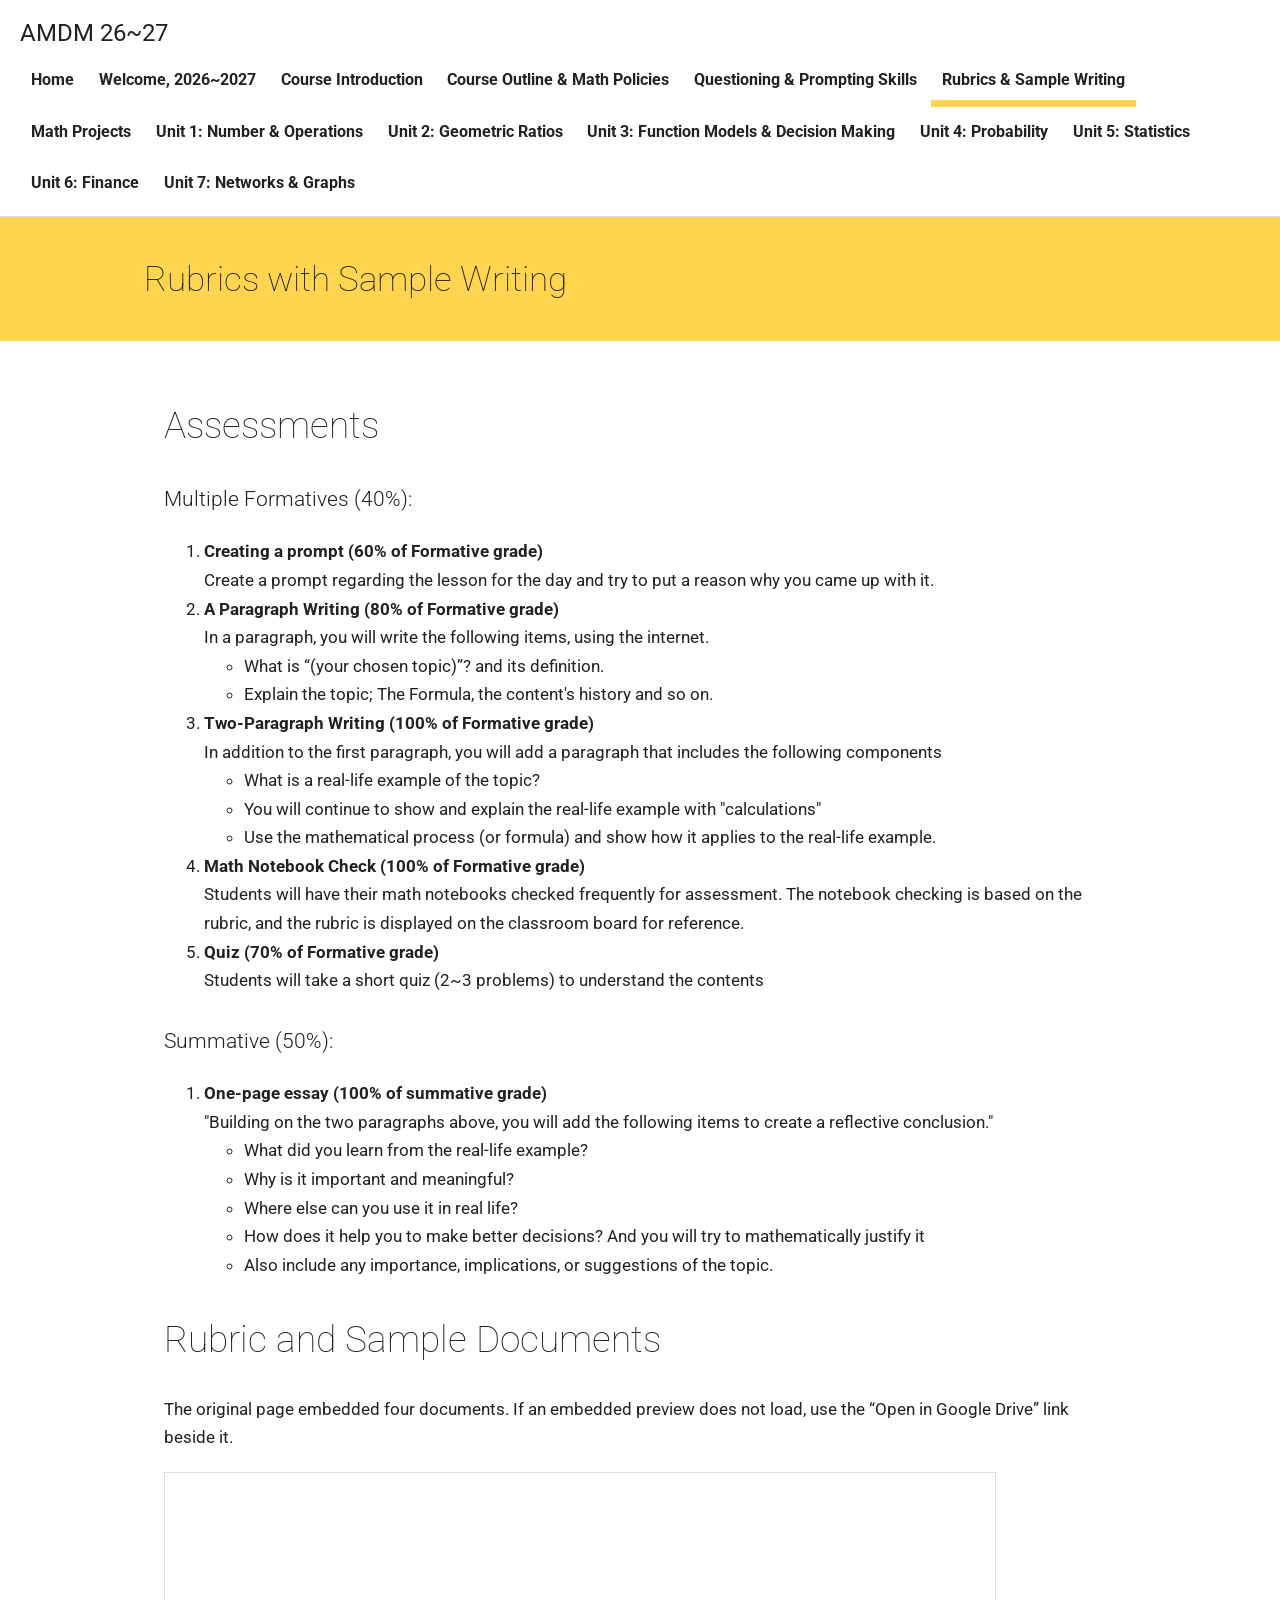
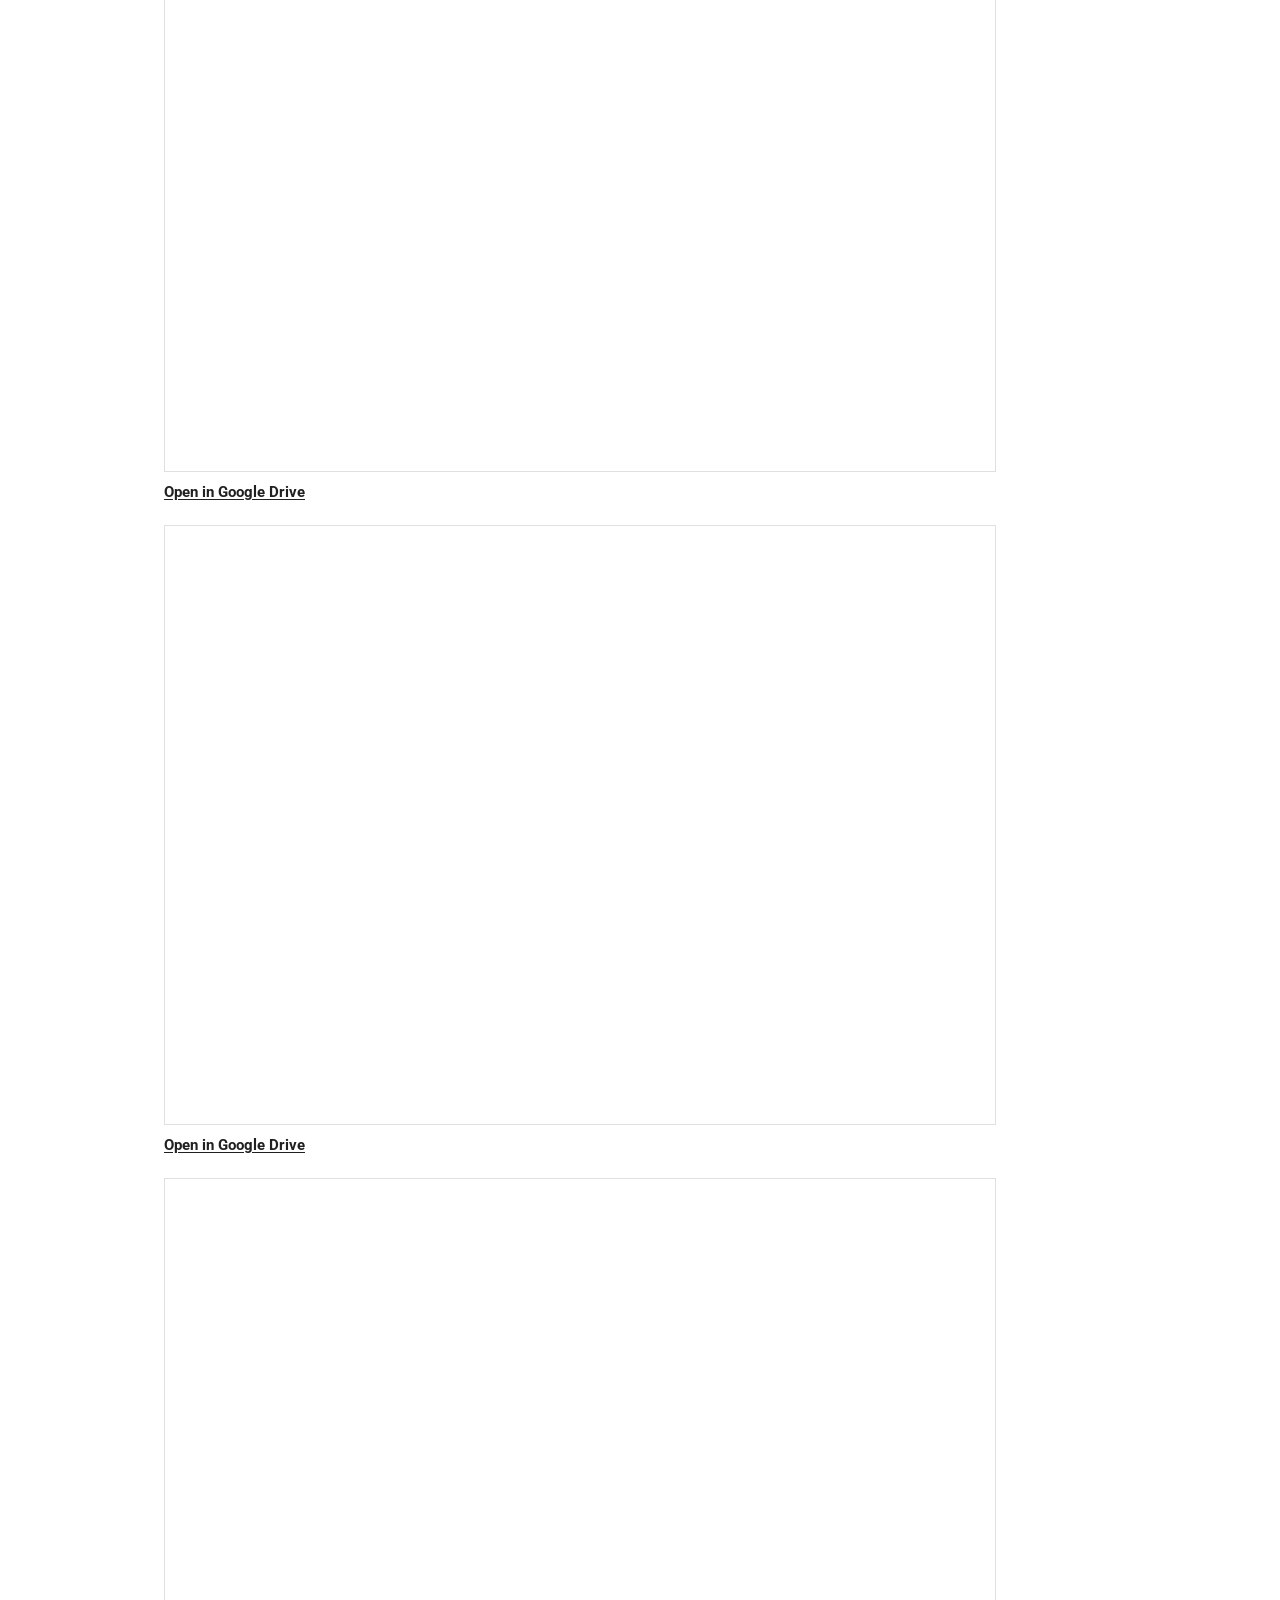
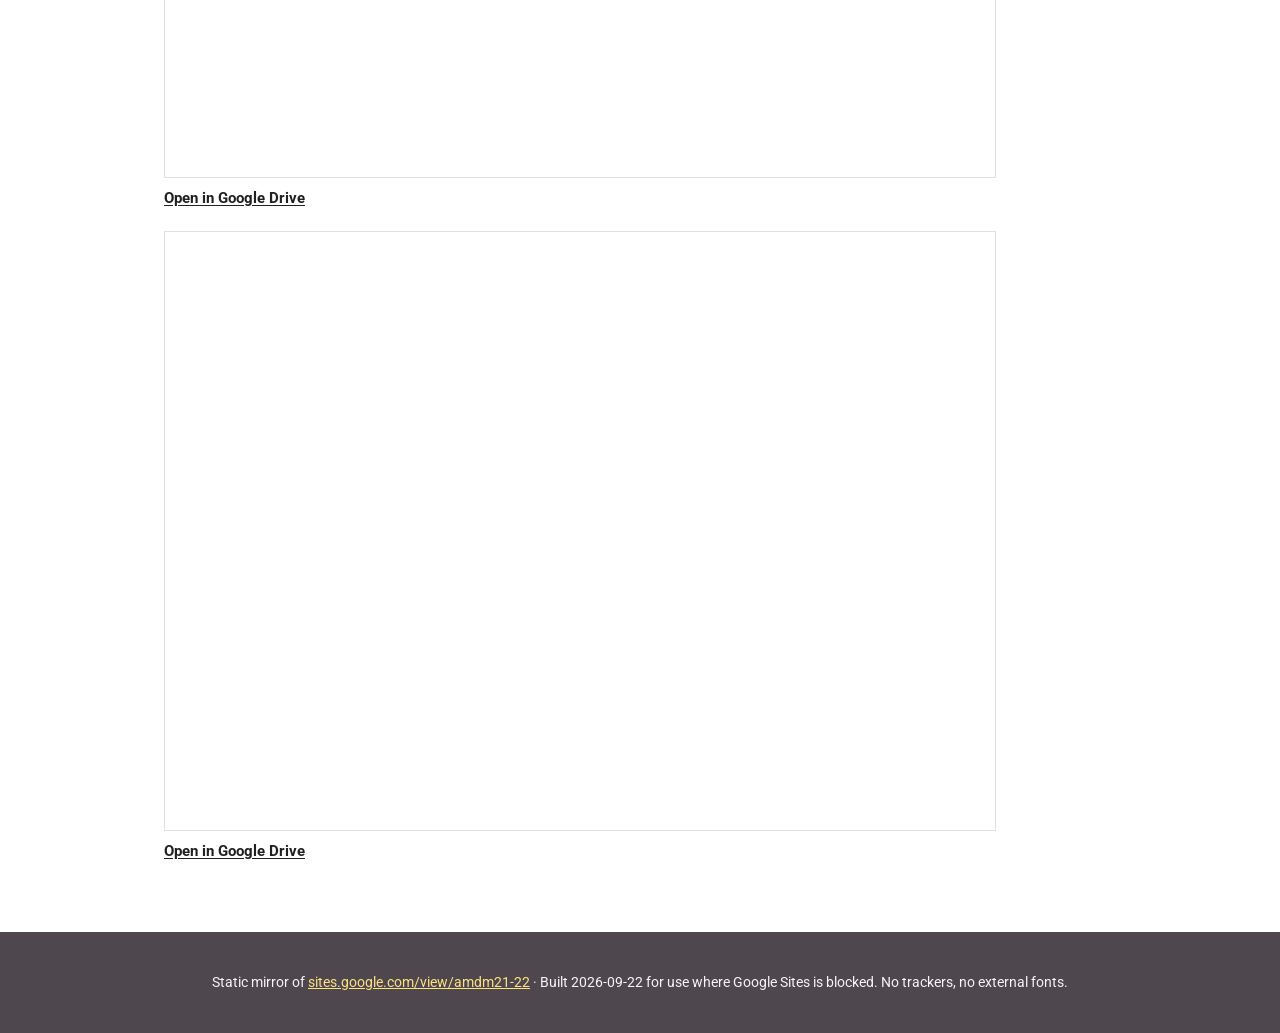
<file: rubrics-with-sample-writing.html>
<!DOCTYPE html>
<html lang="en">
<head>
<meta charset="utf-8">
<meta name="viewport" content="width=device-width, initial-scale=1">
<title>Rubrics with Sample Writing — AMDM 26~27</title>
<link rel="stylesheet" href="styles.css?v=3">
</head>
<body>
<a class="skip-link" href="#main">Skip to main content</a>
<header class="site-header">
  <p class="site-title"><a href="index.html">AMDM 26~27</a></p>
  <nav class="site-nav" aria-label="Site">
    <ul>
      <li><a href="index.html">Home</a></li>
      <li><a href="welcome-20262027.html">Welcome, 2026~2027</a></li>
      <li><a href="course-introduction.html">Course Introduction</a></li>
      <li><a href="course-outline-and-math-policies.html">Course Outline &amp; Math Policies</a></li>
      <li><a href="questioning-and-prompting-skills.html">Questioning &amp; Prompting Skills</a></li>
      <li><a href="rubrics-with-sample-writing.html" aria-current="page">Rubrics &amp; Sample Writing</a></li>
      <li><a href="math-projects.html">Math Projects</a></li>
      <li><a href="unit-1-number-and-operations.html">Unit 1: Number &amp; Operations</a></li>
      <li><a href="unit-2-geometric-ratios.html">Unit 2: Geometric Ratios</a></li>
      <li><a href="unit-3-function-models-decision-making.html">Unit 3: Function Models &amp; Decision Making</a></li>
      <li><a href="unit-4-probability.html">Unit 4: Probability</a></li>
      <li><a href="unit-5-statistics.html">Unit 5: Statistics</a></li>
      <li><a href="unit-6-finance.html">Unit 6: Finance</a></li>
      <li><a href="unit-7-networks-and-graphs.html">Unit 7: Networks &amp; Graphs</a></li>
    </ul>
  </nav>
</header>
<div class="page-banner">
  <h1>Rubrics with Sample Writing</h1>
</div>
<main id="main">
  

  <h2>Assessments</h2>

  <h3>Multiple Formatives (40%):</h3>
  <ol>
    <li><strong>Creating a prompt (60% of Formative grade)</strong><br>Create a prompt regarding the lesson for the day and try to put a reason why you came up with it.</li>
    <li><strong>A Paragraph Writing (80% of Formative grade)</strong><br>In a paragraph, you will write the following items, using the internet.
      <ul>
        <li>What is “(your chosen topic)”? and its definition.</li>
        <li>Explain the topic; The Formula, the content's history and so on.</li>
      </ul>
    </li>
    <li><strong>Two-Paragraph Writing (100% of Formative grade)</strong><br>In addition to the first paragraph, you will add a paragraph that includes the following components
      <ul>
        <li>What is a real-life example of the topic?</li>
        <li>You will continue to show and explain the real-life example with "calculations"</li>
        <li>Use the mathematical process (or formula) and show how it applies to the real-life example.</li>
      </ul>
    </li>
    <li><strong>Math Notebook Check (100% of Formative grade)</strong><br>Students will have their math notebooks checked frequently for assessment. The notebook checking is based on the rubric, and the rubric is displayed on the classroom board for reference.</li>
    <li><strong>Quiz (70% of Formative grade)</strong><br>Students will take a short quiz (2~3 problems) to understand the contents</li>
  </ol>

  <h3>Summative (50%):</h3>
  <ol>
    <li><strong>One-page essay (100% of summative grade)</strong><br>"Building on the two paragraphs above, you will add the following items to create a reflective conclusion."
      <ul>
        <li>What did you learn from the real-life example?</li>
        <li>Why is it important and meaningful?</li>
        <li>Where else can you use it in real life?</li>
        <li>How does it help you to make better decisions? And you will try to mathematically justify it</li>
        <li>Also include any importance, implications, or suggestions of the topic.</li>
      </ul>
    </li>
  </ol>

  <h2>Rubric and Sample Documents</h2>
  <p>The original page embedded four documents. If an embedded preview does not load, use the “Open in Google Drive” link beside it.</p>

  <div class="doc-embed">
    <iframe src="https://drive.google.com/file/d/1CXSfOnnqxq5R2JQW0Mn3RclJZCiCoYeQ/preview" title="Rubric or sample writing document 1" loading="lazy"></iframe>
    <p class="doc-fallback"><a href="https://drive.google.com/file/d/1CXSfOnnqxq5R2JQW0Mn3RclJZCiCoYeQ/preview">Open in Google Drive</a></p>
  </div>

  <div class="doc-embed">
    <iframe src="https://drive.google.com/file/d/16K9HrtrqFfyAJMU4qXR0w-sWmsJPcS6M/preview" title="Rubric or sample writing document 2" loading="lazy"></iframe>
    <p class="doc-fallback"><a href="https://drive.google.com/file/d/16K9HrtrqFfyAJMU4qXR0w-sWmsJPcS6M/preview">Open in Google Drive</a></p>
  </div>

  <div class="doc-embed">
    <iframe src="https://docs.google.com/document/d/1-_-2P4VqZ8eq9zg-1L7SGJzMooKge3zA9-97TW1fMEc/preview" title="Rubric or sample writing document 3" loading="lazy"></iframe>
    <p class="doc-fallback"><a href="https://docs.google.com/document/d/1-_-2P4VqZ8eq9zg-1L7SGJzMooKge3zA9-97TW1fMEc/preview">Open in Google Drive</a></p>
  </div>

  <div class="doc-embed">
    <iframe src="https://drive.google.com/file/d/1Lugy4oKdf0JaZHf4meljEwIAqQvxw9wk/preview" title="Rubric or sample writing document 4" loading="lazy"></iframe>
    <p class="doc-fallback"><a href="https://drive.google.com/file/d/1Lugy4oKdf0JaZHf4meljEwIAqQvxw9wk/preview">Open in Google Drive</a></p>
  </div>
</main>
<footer class="site-footer">
  <p>Static mirror of <a href="https://sites.google.com/view/amdm21-22">sites.google.com/view/amdm21-22</a> · Built 2026-09-22 for use where Google Sites is blocked. No trackers, no external fonts.</p>
</footer>
</body>
</html>
</file>
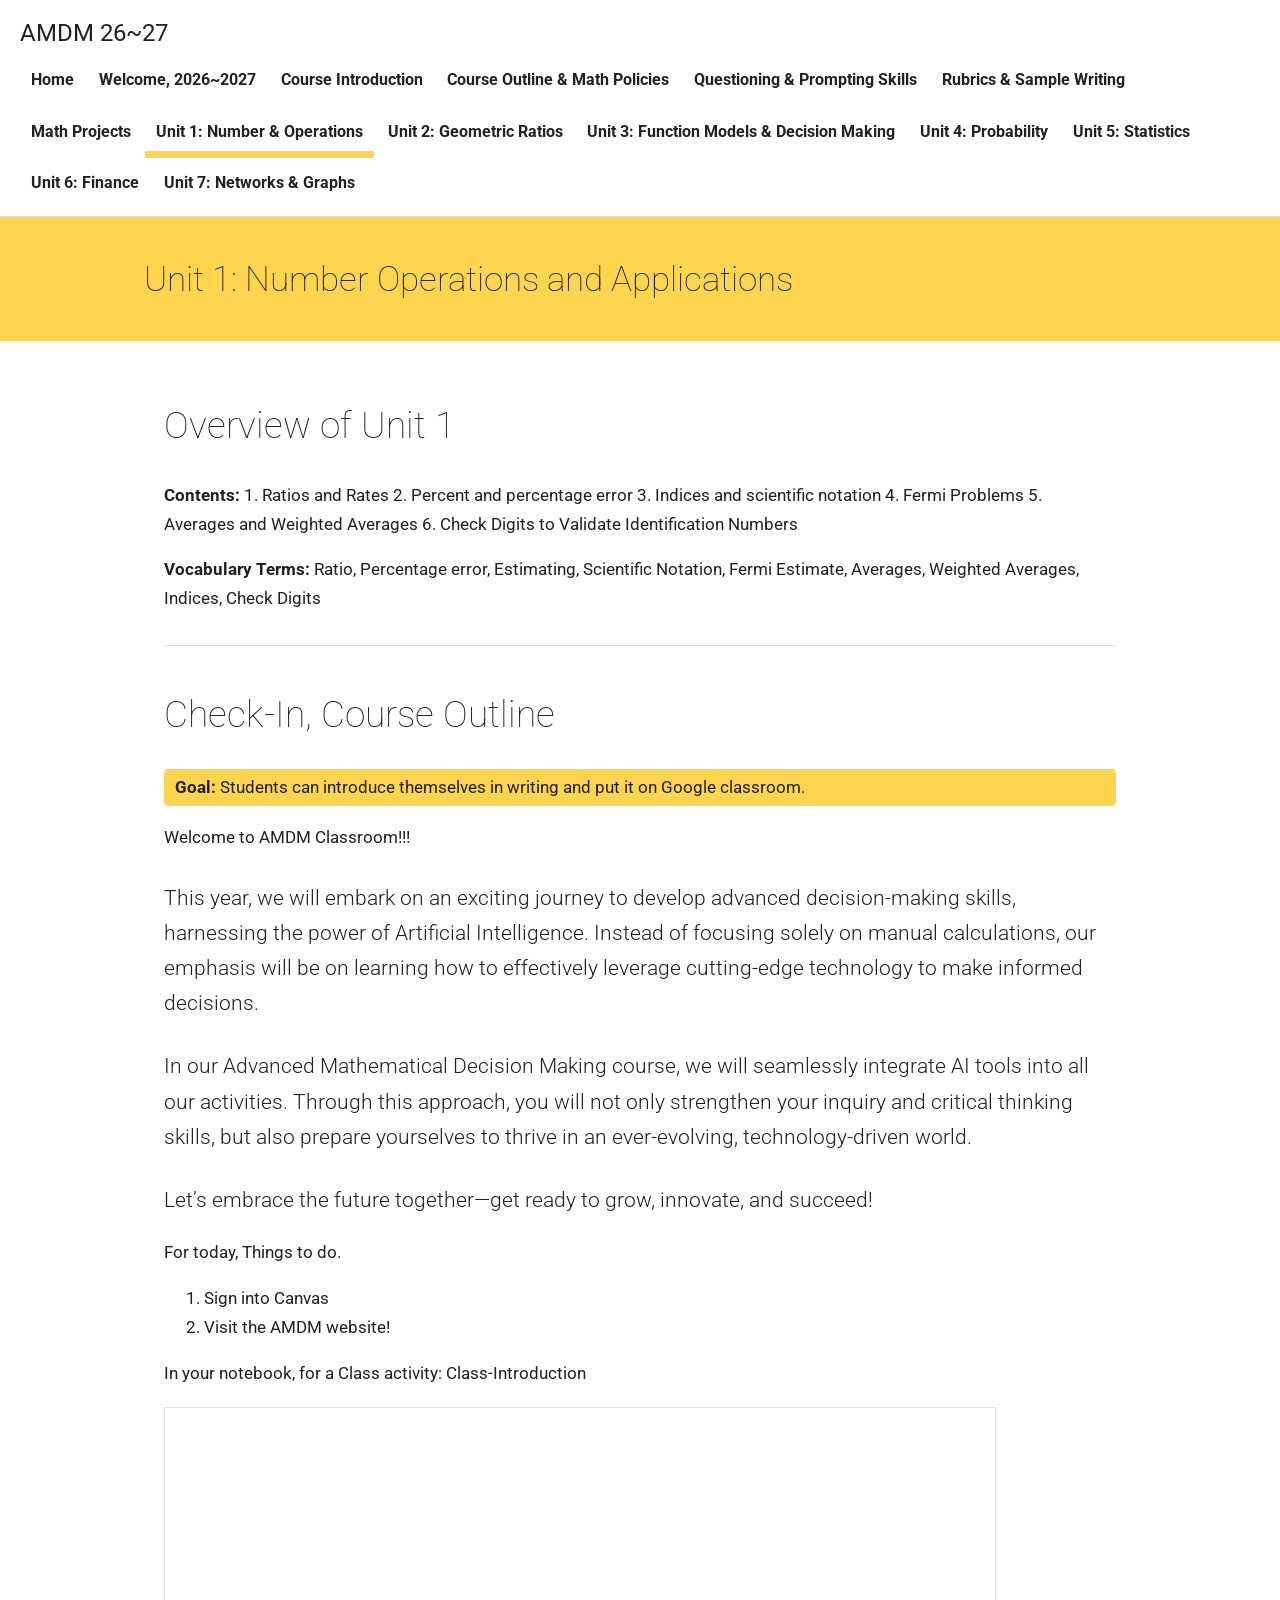
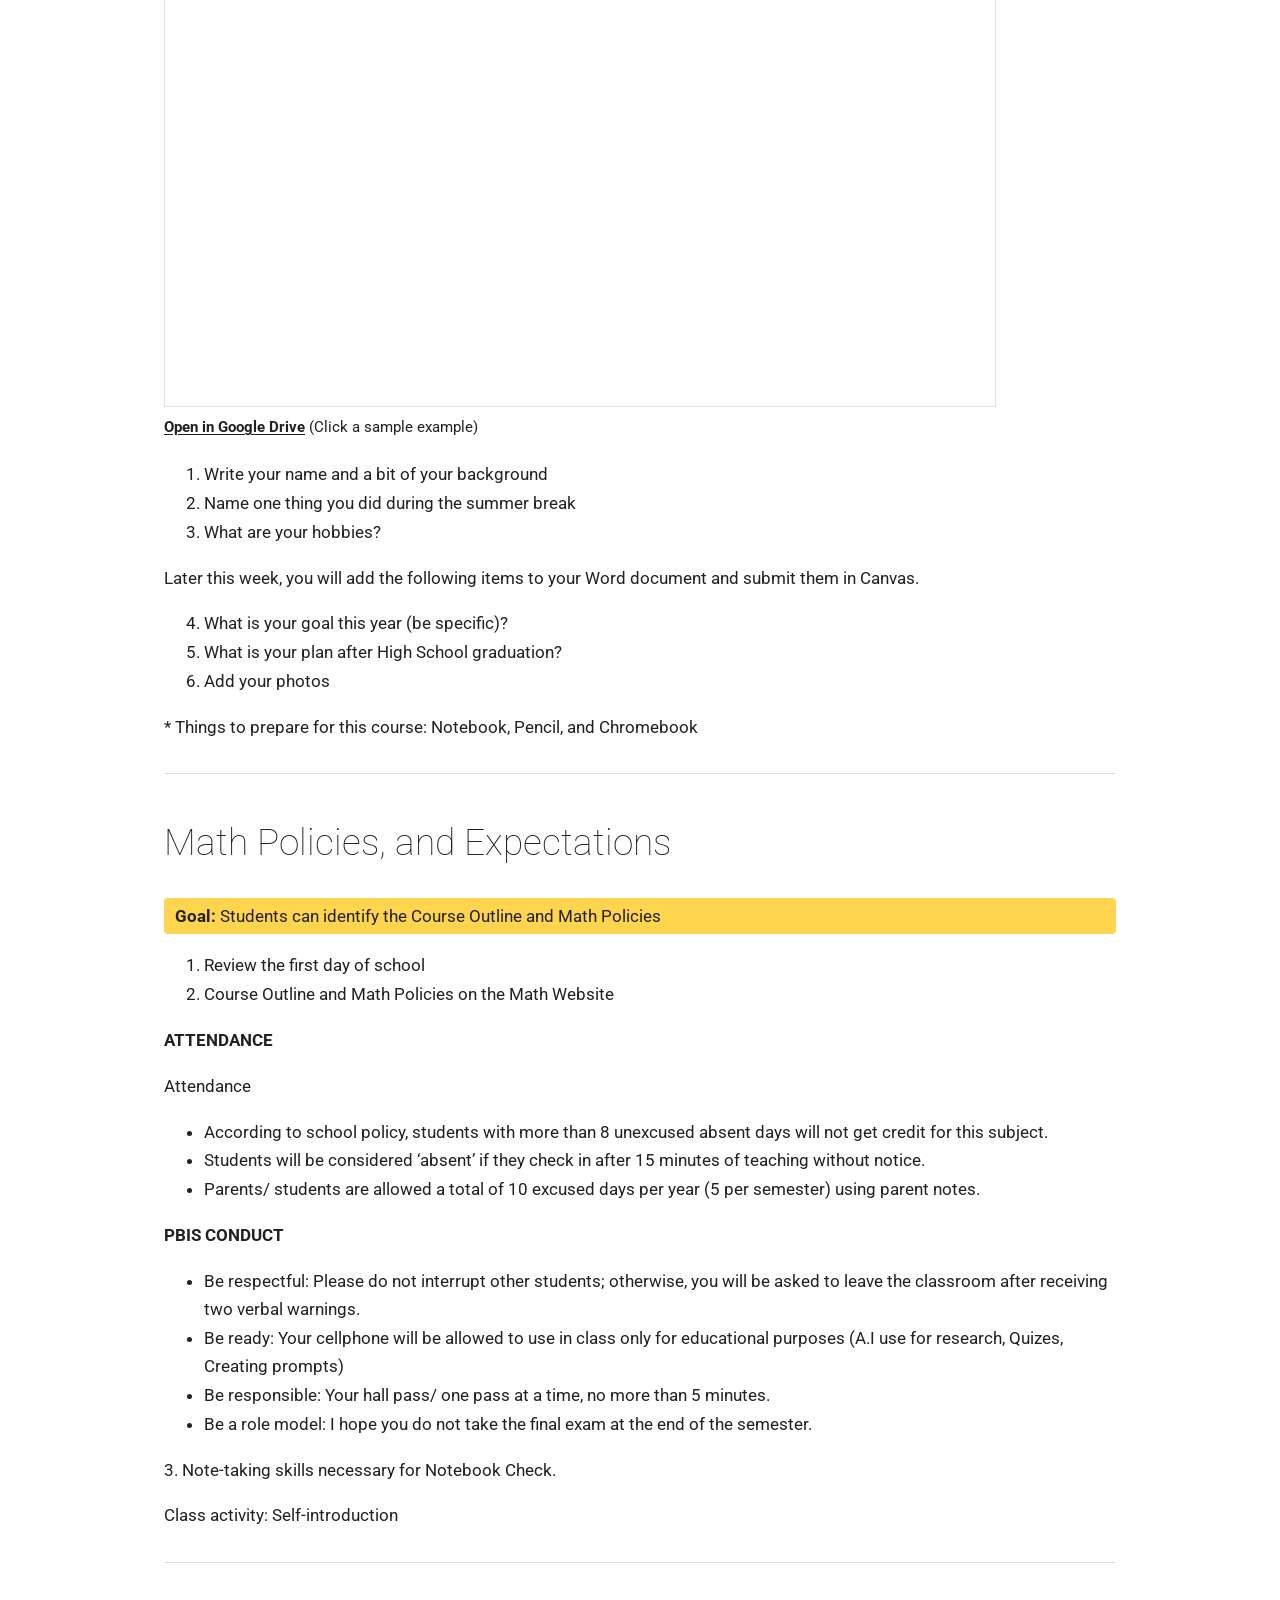
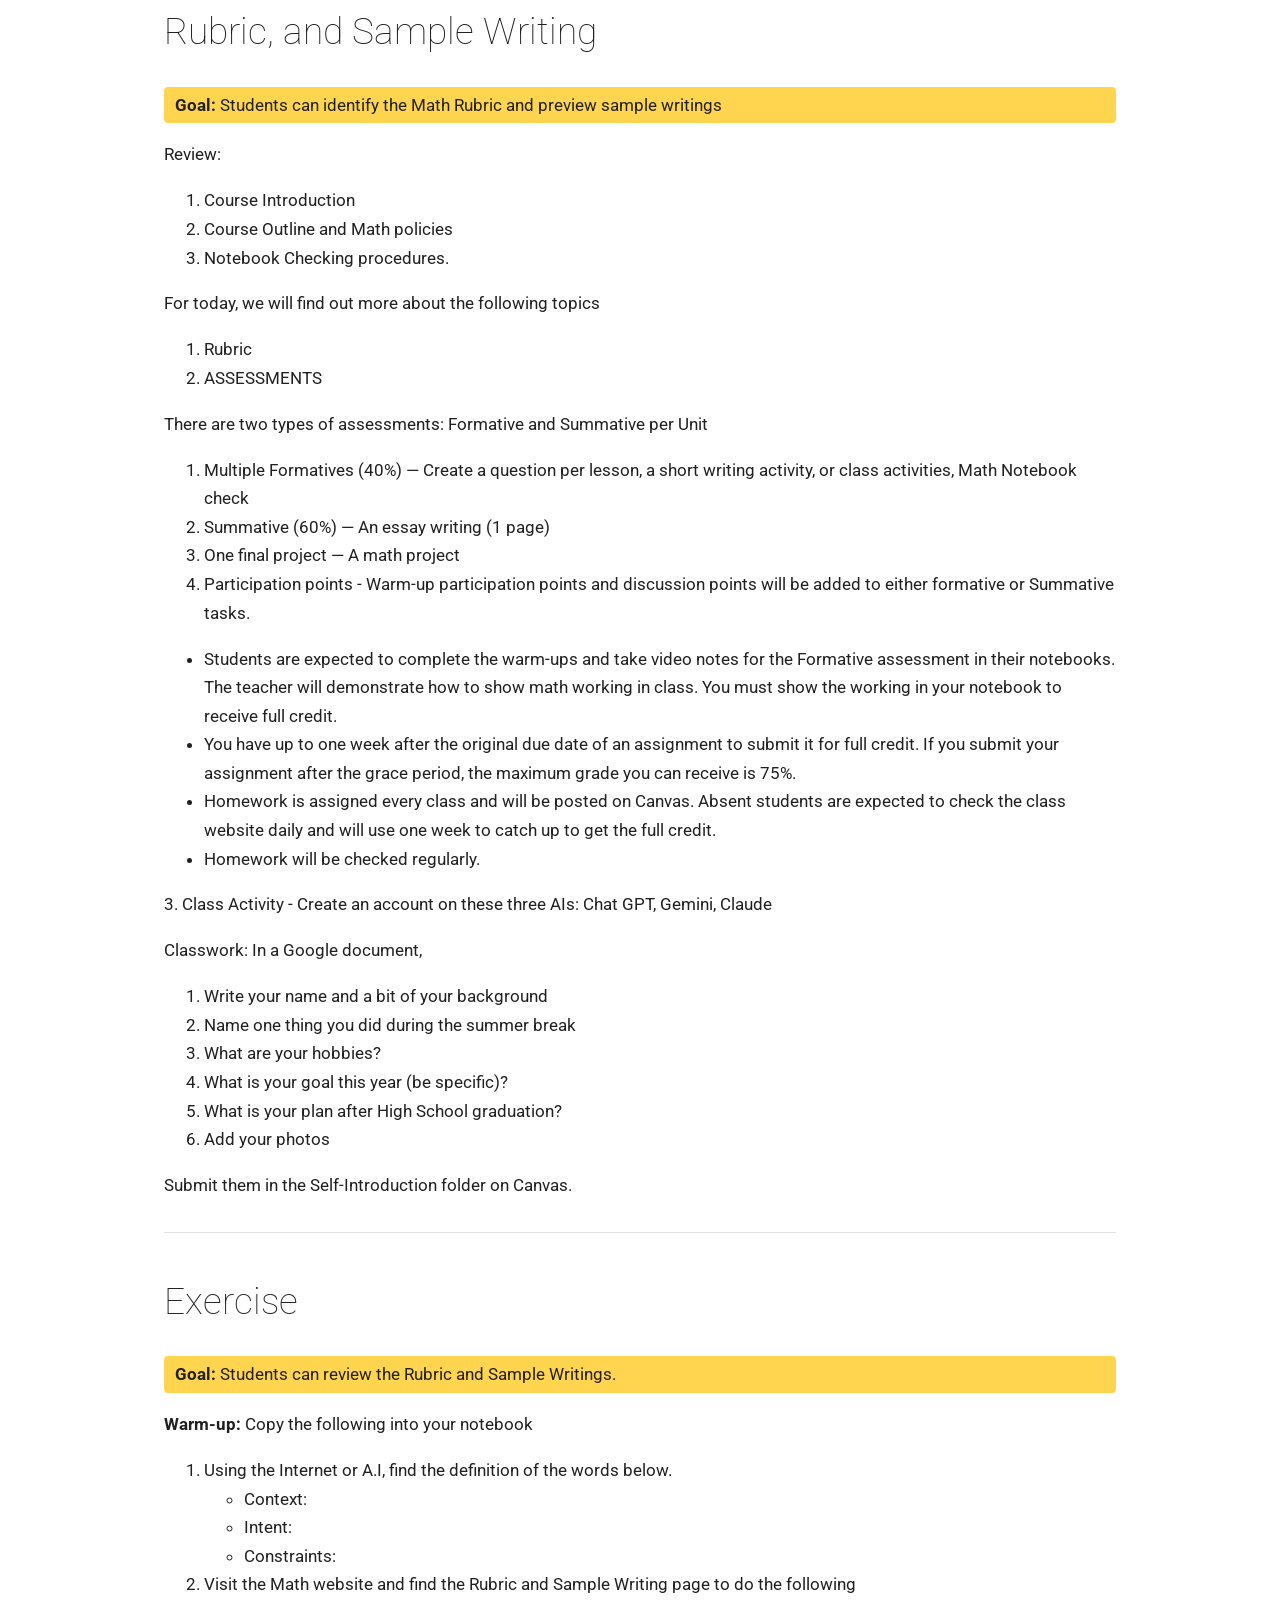
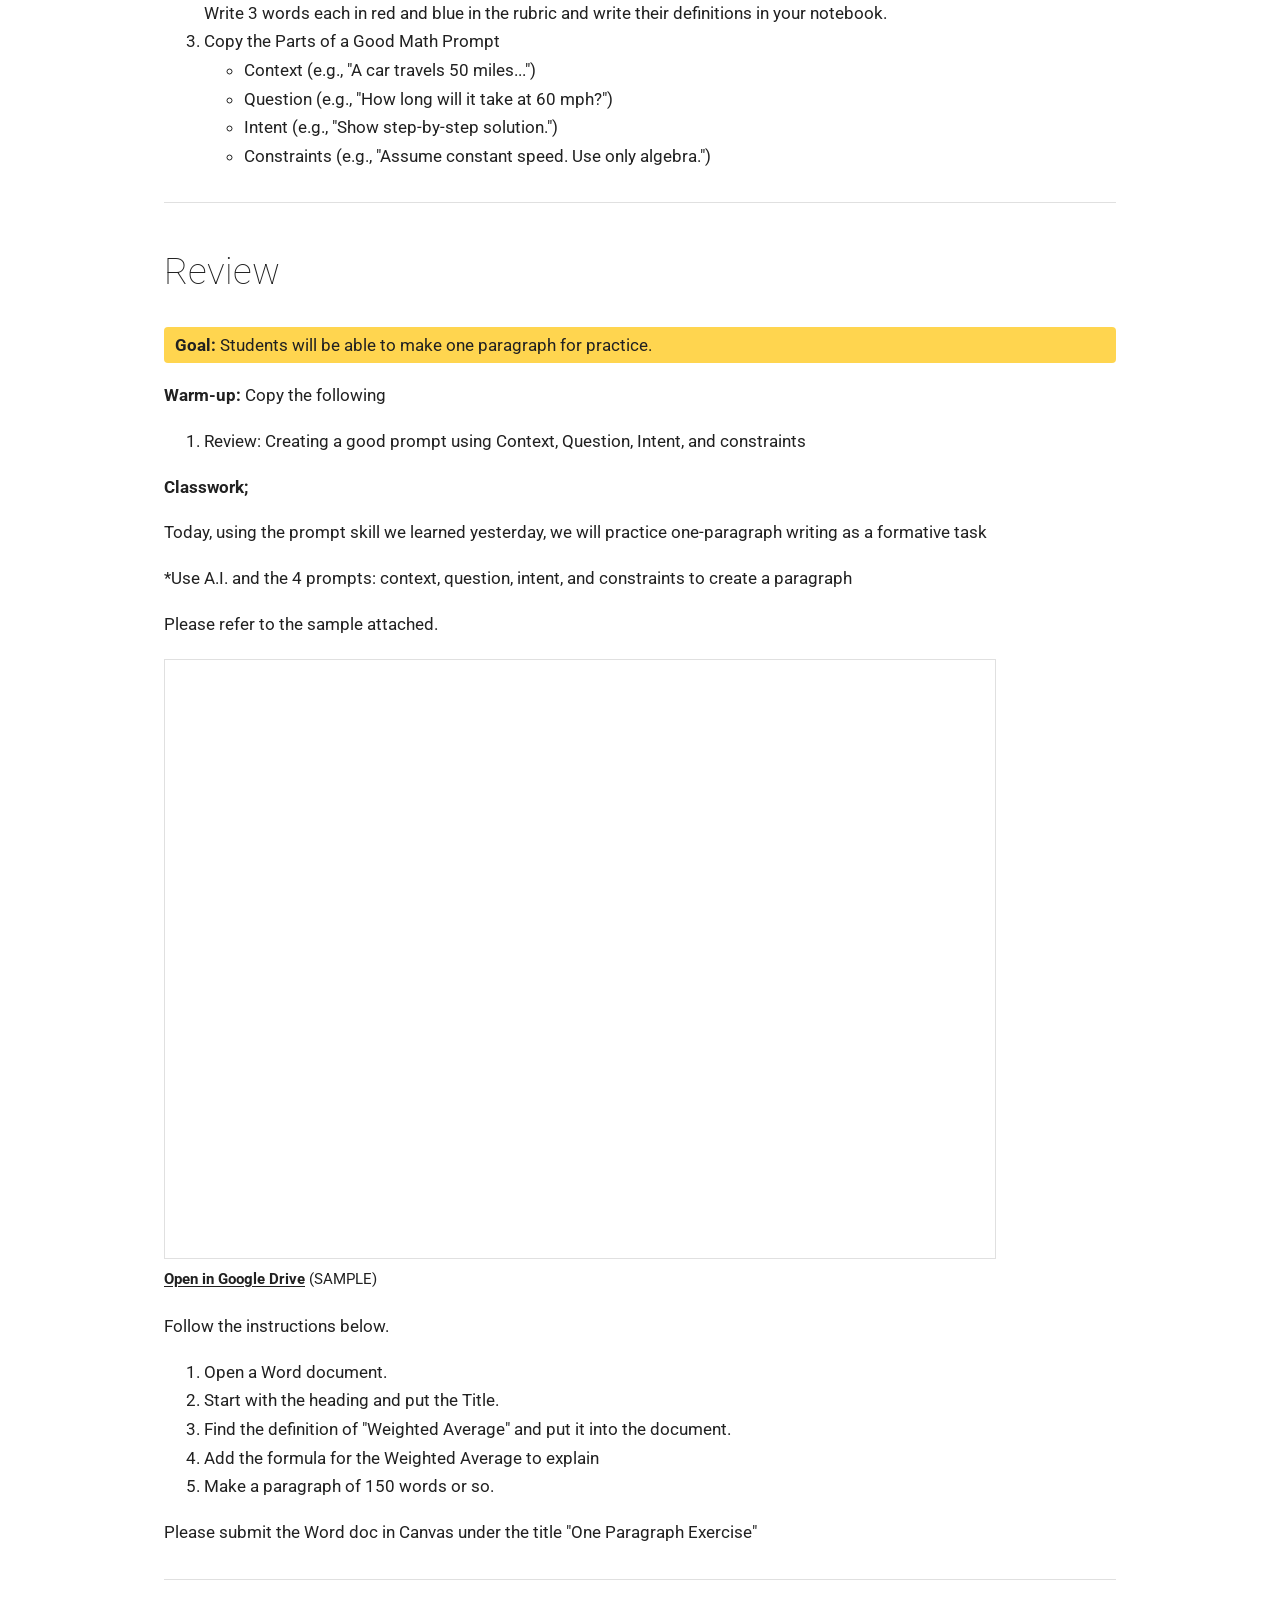
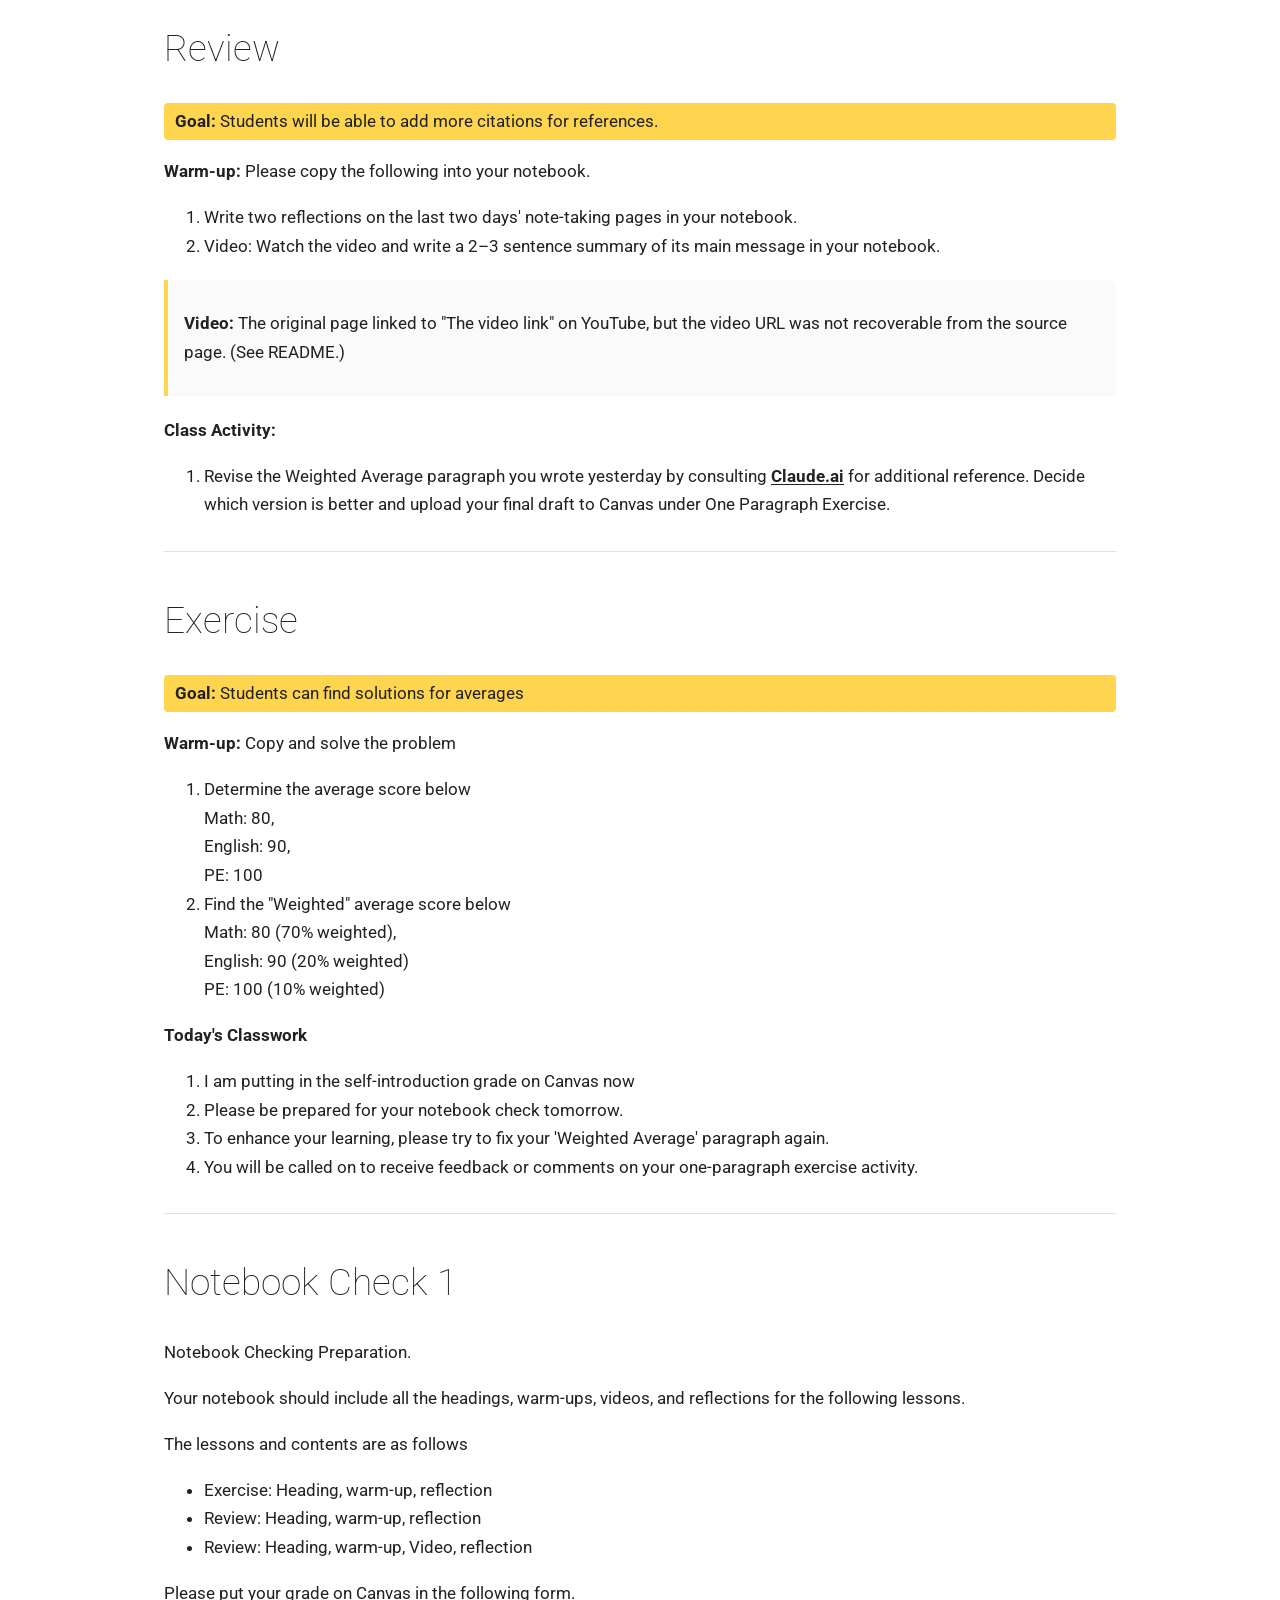
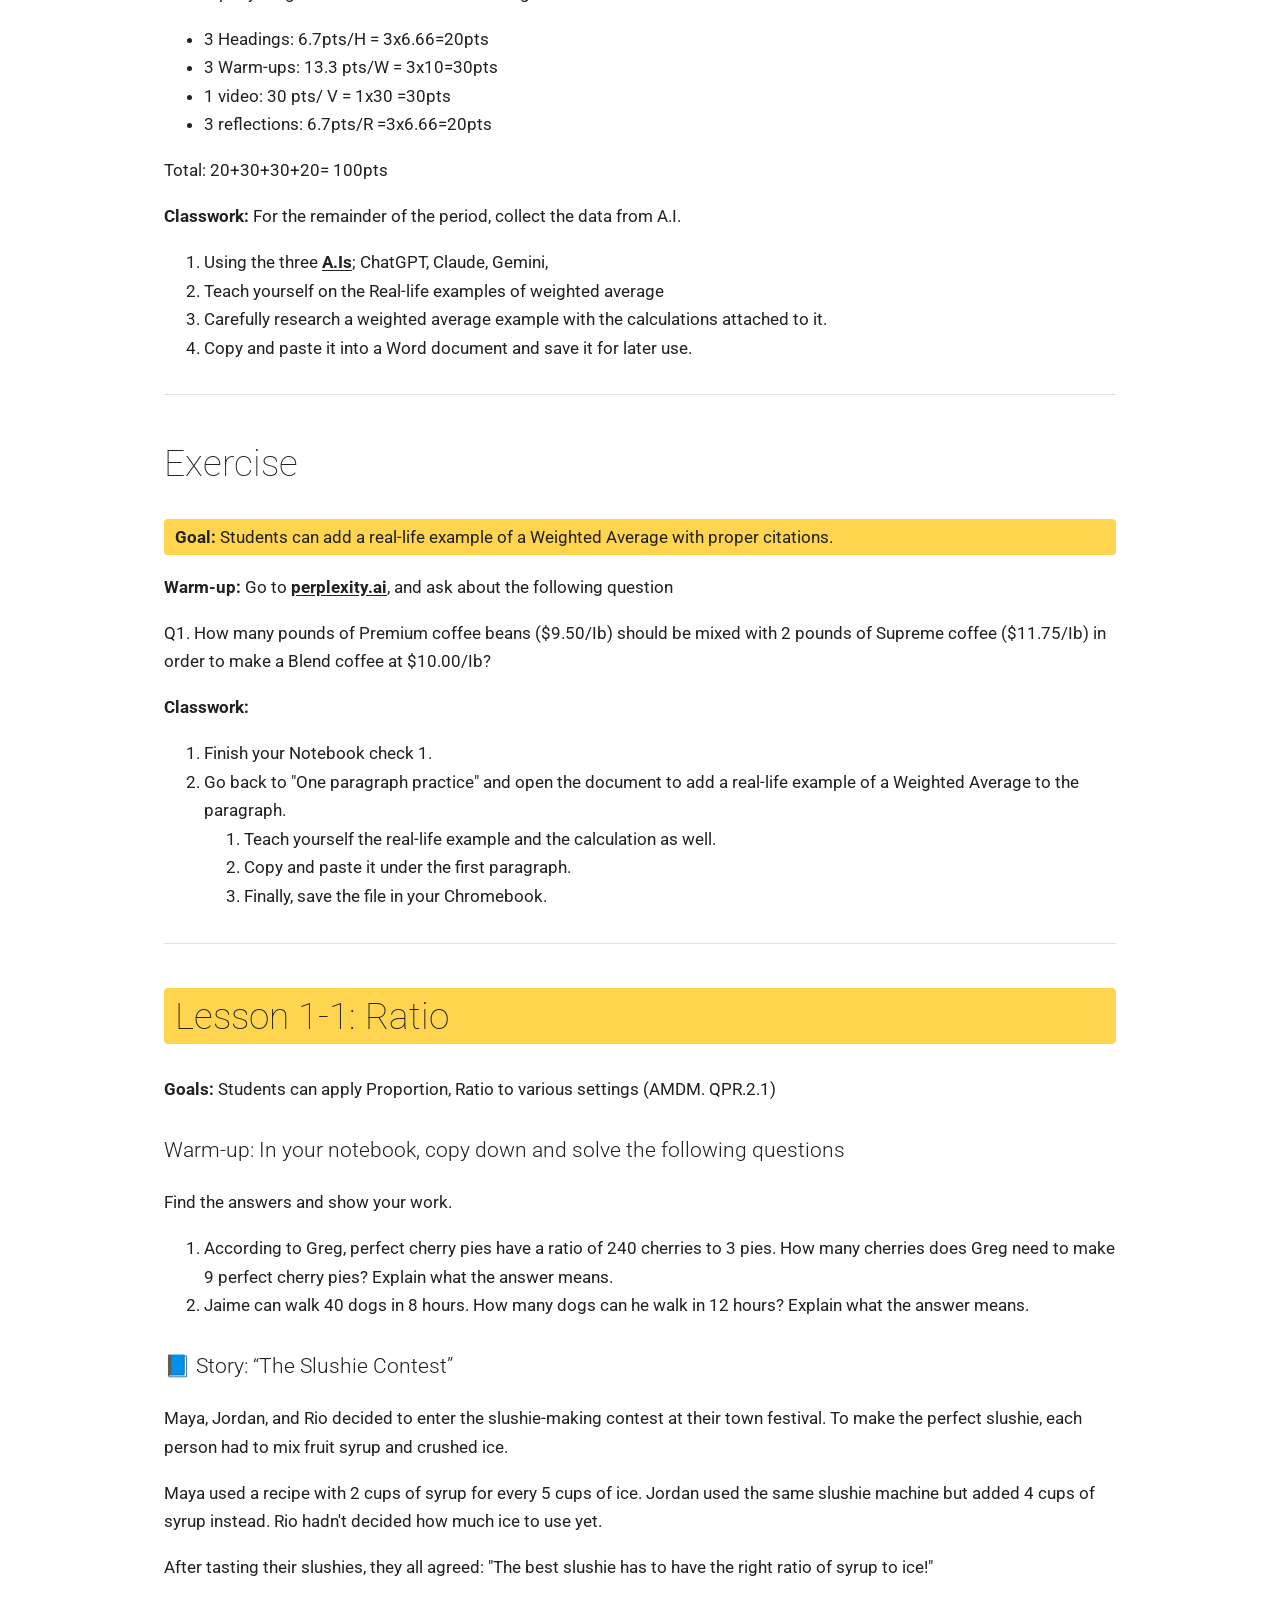
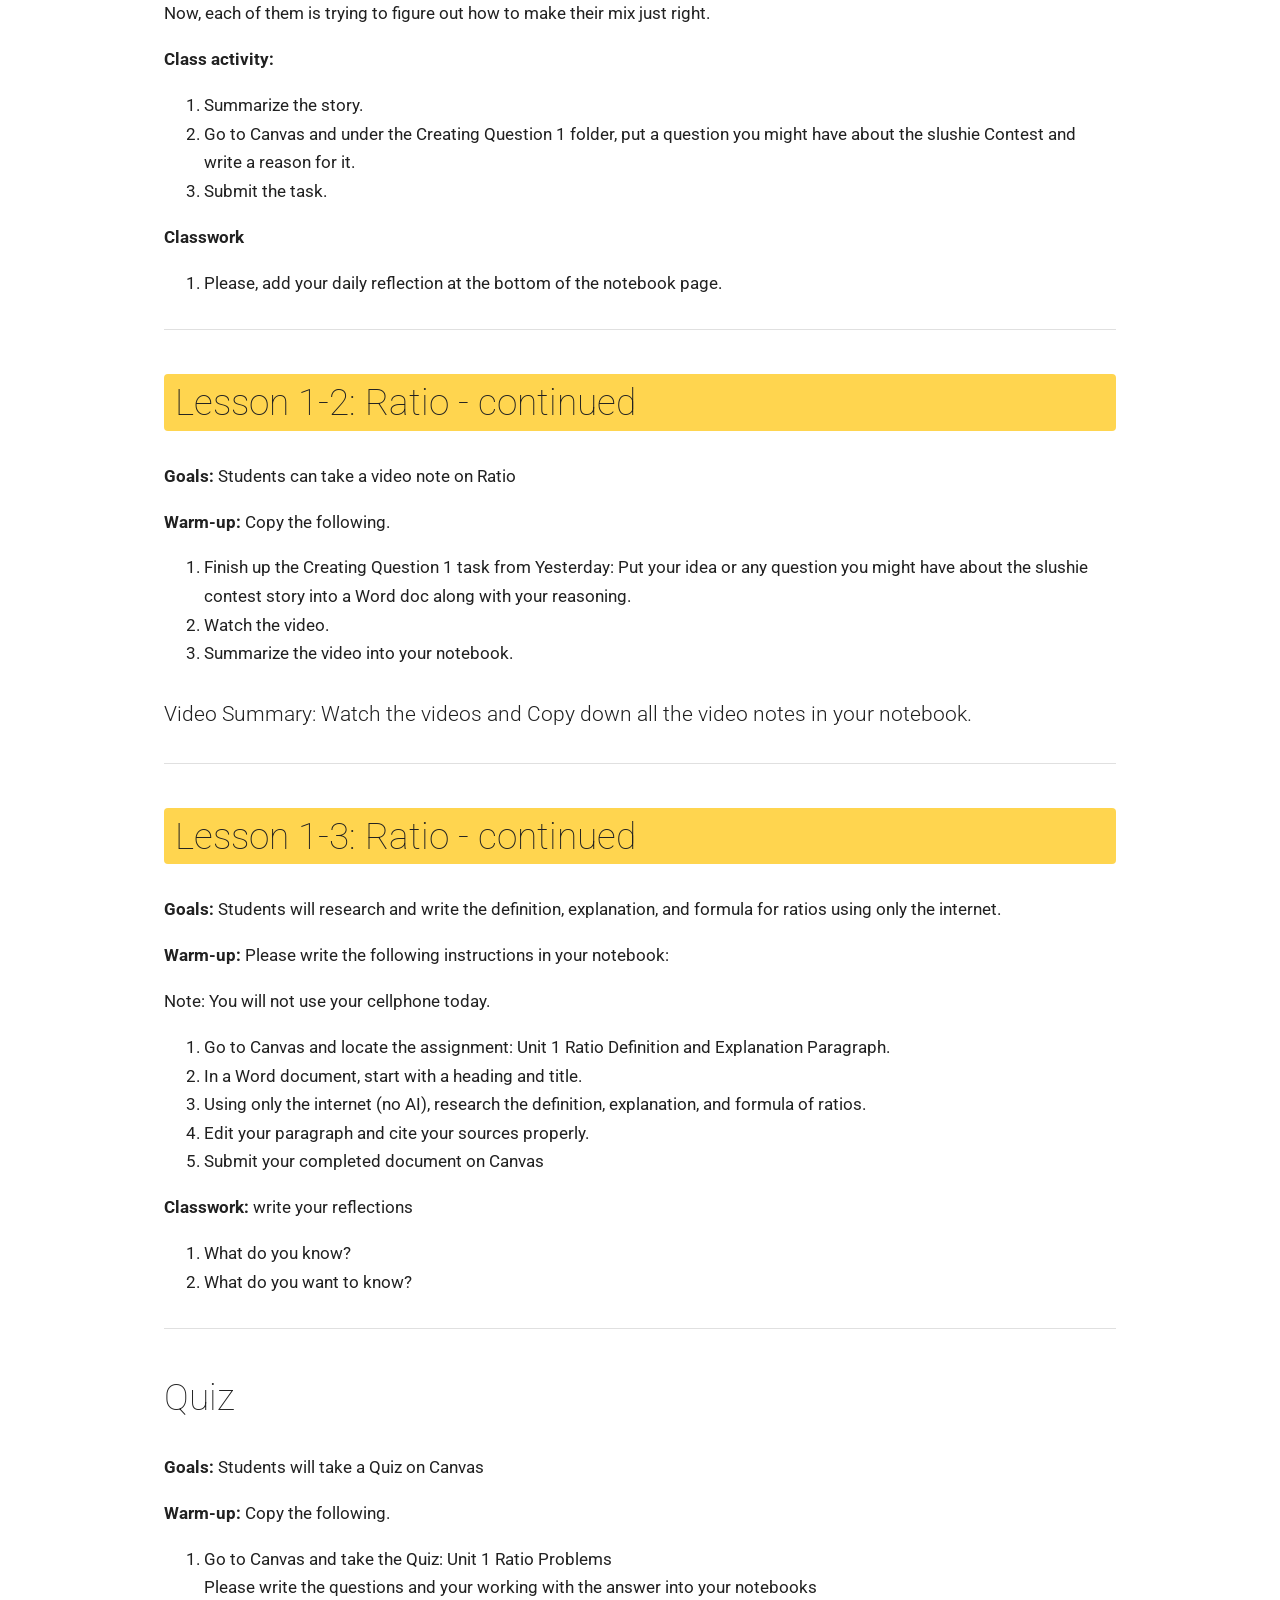
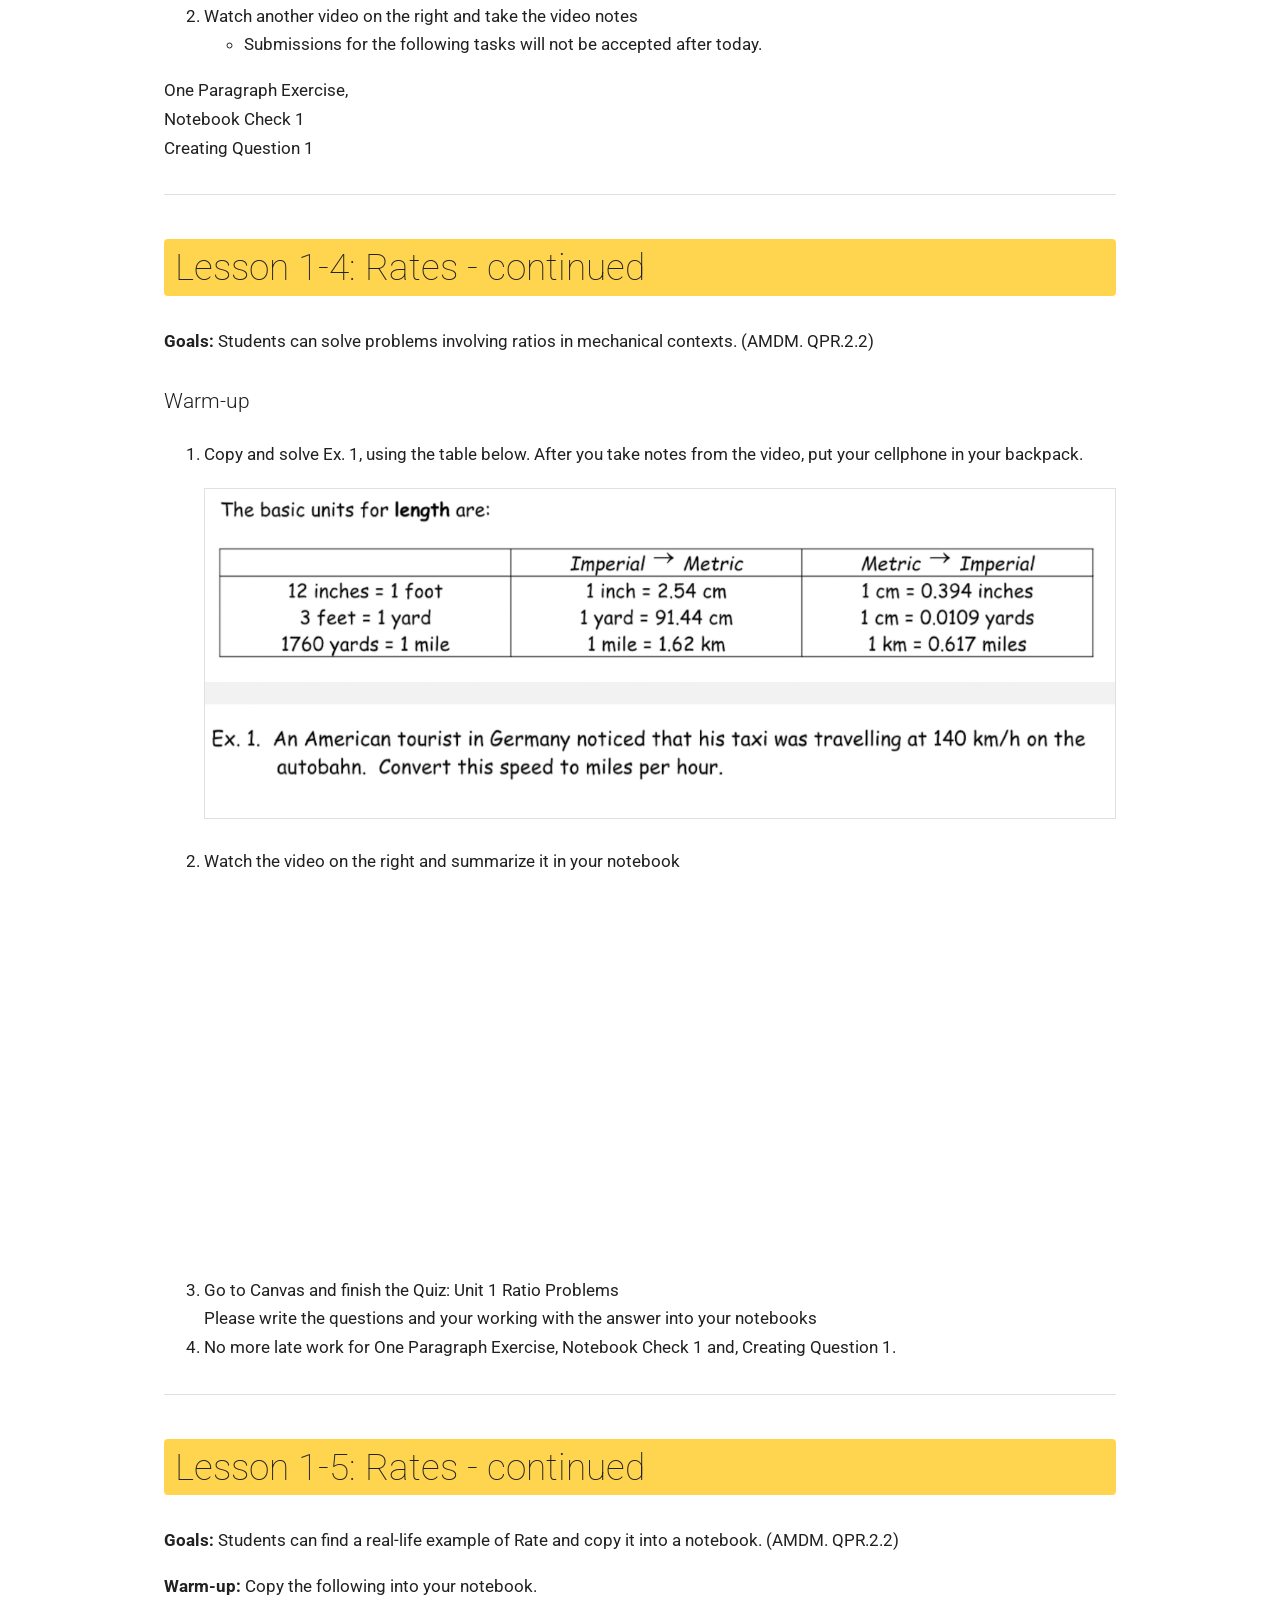
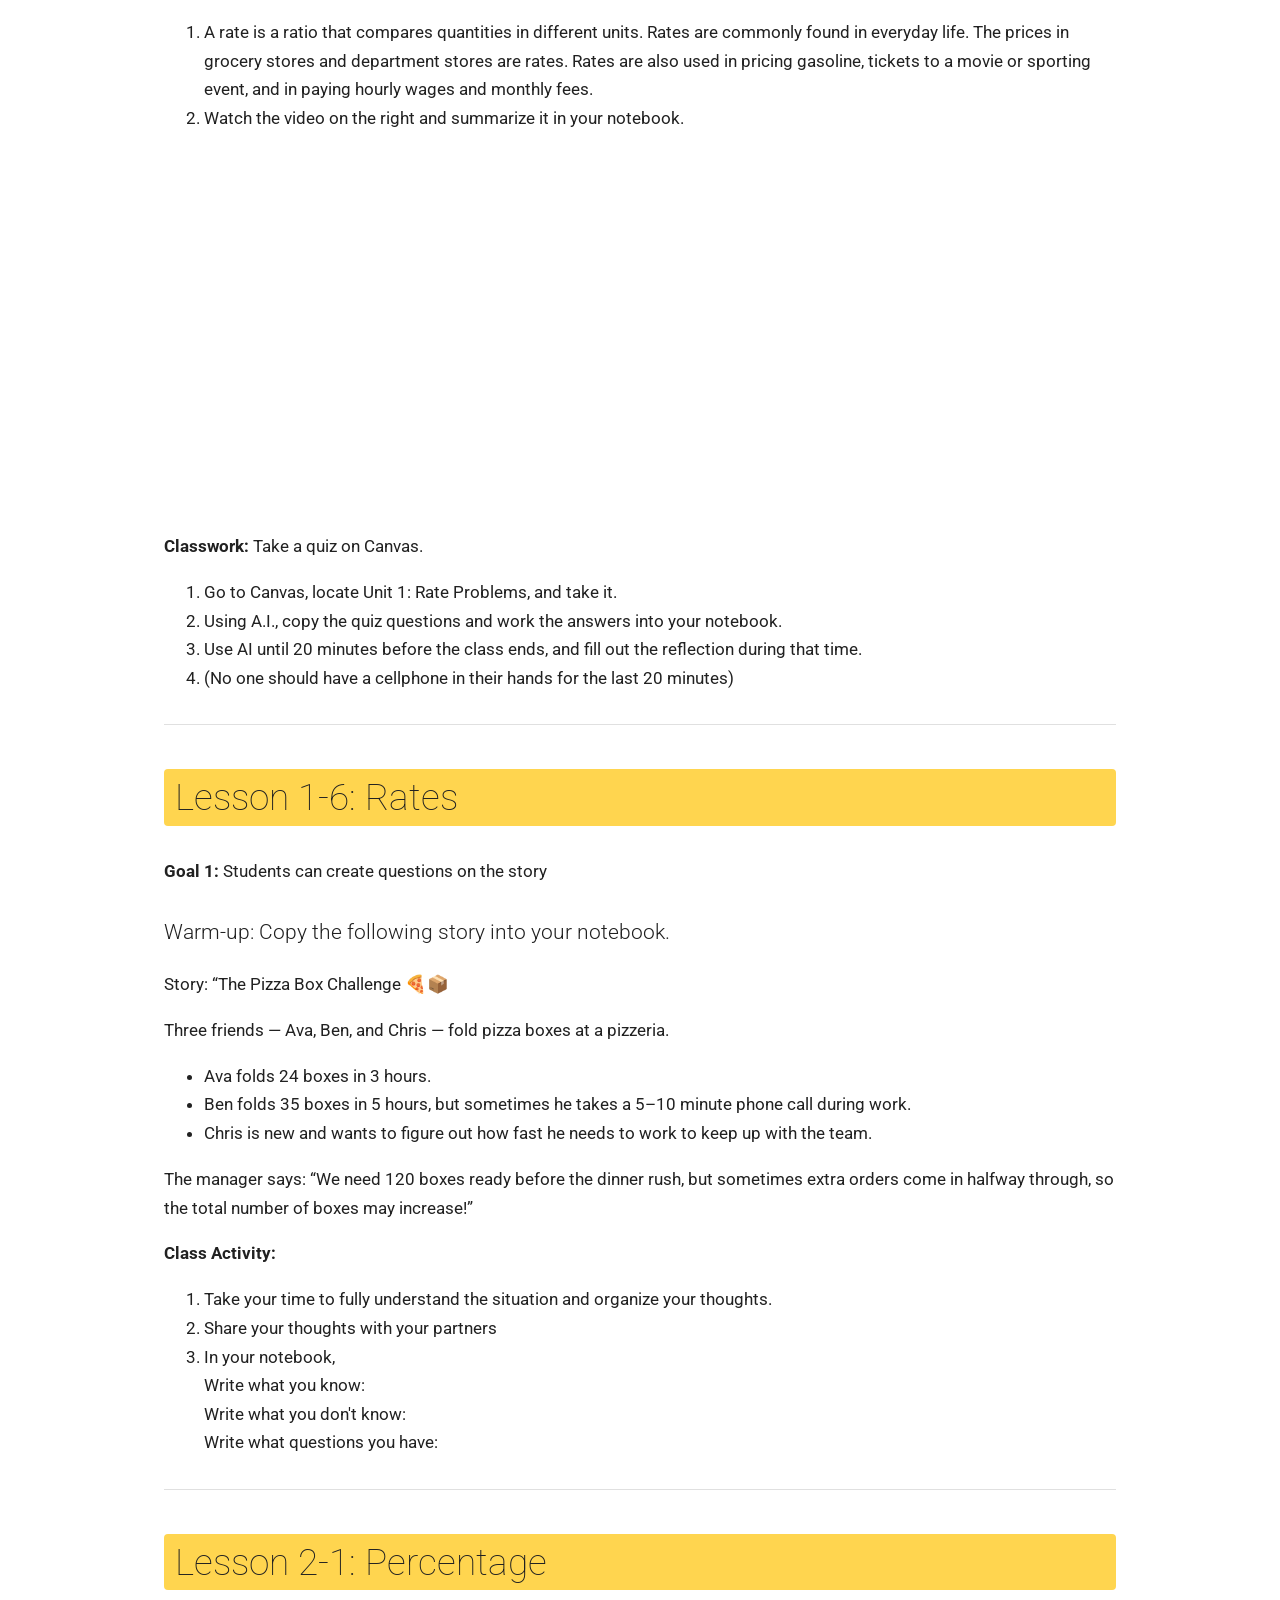
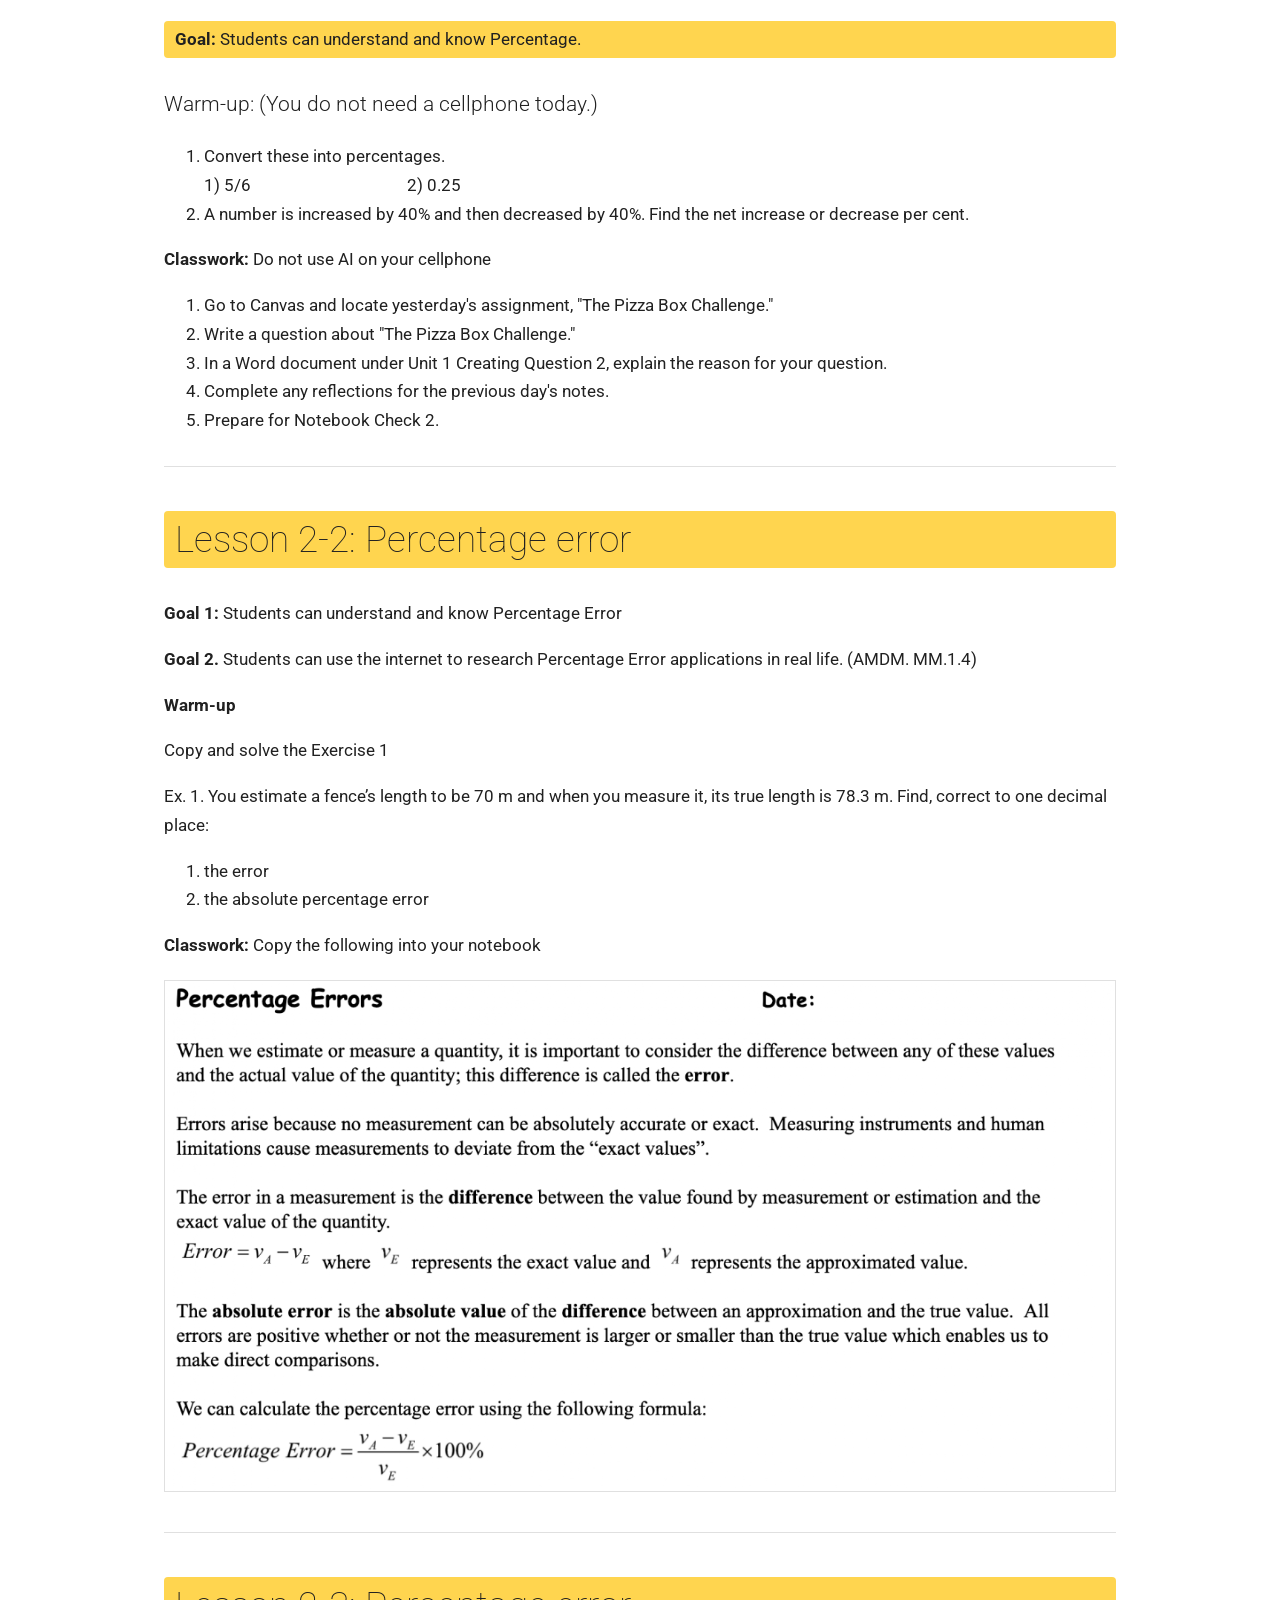
<file: unit-1-number-and-operations.html>
<!DOCTYPE html>
<html lang="en">
<head>
<meta charset="utf-8">
<meta name="viewport" content="width=device-width, initial-scale=1">
<title>Unit 1: Number Operations and Applications — AMDM 26~27</title>
<link rel="stylesheet" href="styles.css?v=3">
</head>
<body>
<a class="skip-link" href="#main">Skip to main content</a>
<header class="site-header">
  <p class="site-title"><a href="index.html">AMDM 26~27</a></p>
  <nav class="site-nav" aria-label="Site">
    <ul>
      <li><a href="index.html">Home</a></li>
      <li><a href="welcome-20262027.html">Welcome, 2026~2027</a></li>
      <li><a href="course-introduction.html">Course Introduction</a></li>
      <li><a href="course-outline-and-math-policies.html">Course Outline &amp; Math Policies</a></li>
      <li><a href="questioning-and-prompting-skills.html">Questioning &amp; Prompting Skills</a></li>
      <li><a href="rubrics-with-sample-writing.html">Rubrics &amp; Sample Writing</a></li>
      <li><a href="math-projects.html">Math Projects</a></li>
      <li><a href="unit-1-number-and-operations.html" aria-current="page">Unit 1: Number &amp; Operations</a></li>
      <li><a href="unit-2-geometric-ratios.html">Unit 2: Geometric Ratios</a></li>
      <li><a href="unit-3-function-models-decision-making.html">Unit 3: Function Models &amp; Decision Making</a></li>
      <li><a href="unit-4-probability.html">Unit 4: Probability</a></li>
      <li><a href="unit-5-statistics.html">Unit 5: Statistics</a></li>
      <li><a href="unit-6-finance.html">Unit 6: Finance</a></li>
      <li><a href="unit-7-networks-and-graphs.html">Unit 7: Networks &amp; Graphs</a></li>
    </ul>
  </nav>
</header>
<div class="page-banner">
  <h1>Unit 1: Number Operations and Applications</h1>
</div>
<main id="main">
  

  <h2>Overview of Unit 1</h2>
  <p><strong>Contents:</strong> 1. Ratios and Rates 2. Percent and percentage error 3. Indices and scientific notation 4. Fermi Problems 5. Averages and Weighted Averages 6. Check Digits to Validate Identification Numbers</p>
  <p><strong>Vocabulary Terms:</strong> Ratio, Percentage error, Estimating, Scientific Notation, Fermi Estimate, Averages, Weighted Averages, Indices, Check Digits</p>

  <div class="lesson">
  <h2>Check-In, Course Outline</h2>
  <p class="hl"><strong>Goal:</strong> Students can introduce themselves in writing and put it on Google classroom.</p>
  <p>Welcome to AMDM Classroom!!!</p>
  <h3>This year, we will embark on an exciting journey to develop advanced decision-making skills, harnessing the power of Artificial Intelligence. Instead of focusing solely on manual calculations, our emphasis will be on learning how to effectively leverage cutting-edge technology to make informed decisions.</h3>
  <h3>In our Advanced Mathematical Decision Making course, we will seamlessly integrate AI tools into all our activities. Through this approach, you will not only strengthen your inquiry and critical thinking skills, but also prepare yourselves to thrive in an ever-evolving, technology-driven world.</h3>
  <h3>Let’s embrace the future together—get ready to grow, innovate, and succeed!</h3>
  <p>For today, Things to do.</p>
  <ol>
    <li>Sign into Canvas</li>
    <li>Visit the AMDM website!</li>
  </ol>
  <p>In your notebook, for a Class activity: Class-Introduction</p>
  <div class="doc-embed">
    <iframe src="https://docs.google.com/document/d/1CXSfOnnqxq5R2JQW0Mn3RclJZCiCoYeQ/preview" title="Self-introduction sample example" loading="lazy"></iframe>
    <p class="doc-fallback"><a href="https://docs.google.com/document/d/1CXSfOnnqxq5R2JQW0Mn3RclJZCiCoYeQ/preview">Open in Google Drive</a> (Click a sample example)</p>
  </div>
  <ol>
    <li>Write your name and a bit of your background</li>
    <li>Name one thing you did during the summer break</li>
    <li>What are your hobbies?</li>
  </ol>
  <p>Later this week, you will add the following items to your Word document and submit them in Canvas.</p>
  <ol start="4">
    <li>What is your goal this year (be specific)?</li>
    <li>What is your plan after High School graduation?</li>
    <li>Add your photos</li>
  </ol>
  <p>* Things to prepare for this course: Notebook, Pencil, and Chromebook</p>
  </div>

  <div class="lesson">
  <h2>Math Policies, and Expectations</h2>
  <p class="hl"><strong>Goal:</strong> Students can identify the Course Outline and Math Policies</p>
  <ol>
    <li>Review the first day of school</li>
    <li>Course Outline and Math Policies on the Math Website</li>
  </ol>
  <p><strong>ATTENDANCE</strong></p>
  <p>Attendance</p>
  <ul>
    <li>According to school policy, students with more than 8 unexcused absent days will not get credit for this subject.</li>
    <li>Students will be considered ‘absent’ if they check in after 15 minutes of teaching without notice.</li>
    <li>Parents/ students are allowed a total of 10 excused days per year (5 per semester) using parent notes.</li>
  </ul>
  <p><strong>PBIS CONDUCT</strong></p>
  <ul>
    <li>Be respectful: Please do not interrupt other students; otherwise, you will be asked to leave the classroom after receiving two verbal warnings.</li>
    <li>Be ready: Your cellphone will be allowed to use in class only for educational purposes (A.I use for research, Quizes, Creating prompts)</li>
    <li>Be responsible: Your hall pass/ one pass at a time, no more than 5 minutes.</li>
    <li>Be a role model: I hope you do not take the final exam at the end of the semester.</li>
  </ul>
  <p>3. Note-taking skills necessary for Notebook Check.</p>
  <p>Class activity: Self-introduction</p>
  </div>

  <div class="lesson">
  <h2>Rubric, and Sample Writing</h2>
  <p class="hl"><strong>Goal:</strong> Students can identify the Math Rubric and preview sample writings</p>
  <p>Review:</p>
  <ol>
    <li>Course Introduction</li>
    <li>Course Outline and Math policies</li>
    <li>Notebook Checking procedures.</li>
  </ol>
  <p>For today, we will find out more about the following topics</p>
  <ol>
    <li>Rubric</li>
    <li>ASSESSMENTS</li>
  </ol>
  <p>There are two types of assessments: Formative and Summative per Unit</p>
  <ol>
    <li>Multiple Formatives (40%) — Create a question per lesson, a short writing activity, or class activities, Math Notebook check</li>
    <li>Summative (60%) — An essay writing (1 page)</li>
    <li>One final project — A math project</li>
    <li>Participation points - Warm-up participation points and discussion points will be added to either formative or Summative tasks.</li>
  </ol>
  <ul>
    <li>Students are expected to complete the warm-ups and take video notes for the Formative assessment in their notebooks. The teacher will demonstrate how to show math working in class. You must show the working in your notebook to receive full credit.</li>
    <li>You have up to one week after the original due date of an assignment to submit it for full credit. If you submit your assignment after the grace period, the maximum grade you can receive is 75%.</li>
    <li>Homework is assigned every class and will be posted on Canvas. Absent students are expected to check the class website daily and will use one week to catch up to get the full credit.</li>
    <li>Homework will be checked regularly.</li>
  </ul>
  <p>3. Class Activity - Create an account on these three AIs: Chat GPT, Gemini, Claude</p>
  <p>Classwork: In a Google document,</p>
  <ol>
    <li>Write your name and a bit of your background</li>
    <li>Name one thing you did during the summer break</li>
    <li>What are your hobbies?</li>
    <li>What is your goal this year (be specific)?</li>
    <li>What is your plan after High School graduation?</li>
    <li>Add your photos</li>
  </ol>
  <p>Submit them in the Self-Introduction folder on Canvas.</p>
  </div>

  <div class="lesson">
  <h2>Exercise</h2>
  <p class="hl"><strong>Goal:</strong> Students can review the Rubric and Sample Writings.</p>
  <p><strong>Warm-up:</strong> Copy the following into your notebook</p>
  <ol>
    <li>Using the Internet or A.I, find the definition of the words below.
      <ul>
        <li>Context:</li>
        <li>Intent:</li>
        <li>Constraints:</li>
      </ul>
    </li>
    <li>Visit the Math website and find the Rubric and Sample Writing page to do the following<br>Write 3 words each in red and blue in the rubric and write their definitions in your notebook.</li>
    <li>Copy the Parts of a Good Math Prompt
      <ul>
        <li>Context (e.g., "A car travels 50 miles...")</li>
        <li>Question (e.g., "How long will it take at 60 mph?")</li>
        <li>Intent (e.g., "Show step-by-step solution.")</li>
        <li>Constraints (e.g., "Assume constant speed. Use only algebra.")</li>
      </ul>
    </li>
  </ol>
  </div>

  <div class="lesson">
  <h2>Review</h2>
  <p class="hl"><strong>Goal:</strong> Students will be able to make one paragraph for practice.</p>
  <p><strong>Warm-up:</strong> Copy the following</p>
  <ol>
    <li>Review: Creating a good prompt using Context, Question, Intent, and constraints</li>
  </ol>
  <p><strong>Classwork;</strong></p>
  <p>Today, using the prompt skill we learned yesterday, we will practice one-paragraph writing as a formative task</p>
  <p>*Use A.I. and the 4 prompts: context, question, intent, and constraints to create a paragraph</p>
  <p>Please refer to the sample attached.</p>
  <div class="doc-embed">
    <iframe src="https://docs.google.com/document/d/1Lugy4oKdf0JaZHf4meljEwIAqQvxw9wk/preview" title="One-paragraph writing sample" loading="lazy"></iframe>
    <p class="doc-fallback"><a href="https://docs.google.com/document/d/1Lugy4oKdf0JaZHf4meljEwIAqQvxw9wk/preview">Open in Google Drive</a> (SAMPLE)</p>
  </div>
  <p>Follow the instructions below.</p>
  <ol>
    <li>Open a Word document.</li>
    <li>Start with the heading and put the Title.</li>
    <li>Find the definition of "Weighted Average" and put it into the document.</li>
    <li>Add the formula for the Weighted Average to explain</li>
    <li>Make a paragraph of 150 words or so.</li>
  </ol>
  <p>Please submit the Word doc in Canvas under the title "One Paragraph Exercise"</p>
  </div>

  <div class="lesson">
  <h2>Review</h2>
  <p class="hl"><strong>Goal:</strong> Students will be able to add more citations for references.</p>
  <p><strong>Warm-up:</strong> Please copy the following into your notebook.</p>
  <ol>
    <li>Write two reflections on the last two days' note-taking pages in your notebook.</li>
    <li>Video: Watch the video and write a 2–3 sentence summary of its main message in your notebook.</li>
  </ol>
  <div class="note"><p><strong>Video:</strong> The original page linked to "The video link" on YouTube, but the video URL was not recoverable from the source page. (See README.)</p></div>
  <p><strong>Class Activity:</strong></p>
  <ol>
    <li>Revise the Weighted Average paragraph you wrote yesterday by consulting <a href="https://claude.ai">Claude.ai</a> for additional reference. Decide which version is better and upload your final draft to Canvas under One Paragraph Exercise.</li>
  </ol>
  </div>

  <div class="lesson">
  <h2>Exercise</h2>
  <p class="hl"><strong>Goal:</strong> Students can find solutions for averages</p>
  <p><strong>Warm-up:</strong> Copy and solve the problem</p>
  <ol>
    <li>Determine the average score below<br>Math: 80,<br>English: 90,<br>PE: 100</li>
    <li>Find the "Weighted" average score below<br>Math: 80 (70% weighted),<br>English: 90 (20% weighted)<br>PE: 100 (10% weighted)</li>
  </ol>
  <p><strong>Today's Classwork</strong></p>
  <ol>
    <li>I am putting in the self-introduction grade on Canvas now</li>
    <li>Please be prepared for your notebook check tomorrow.</li>
    <li>To enhance your learning, please try to fix your 'Weighted Average' paragraph again.</li>
    <li>You will be called on to receive feedback or comments on your one-paragraph exercise activity.</li>
  </ol>
  </div>

  <div class="lesson">
  <h2>Notebook Check 1</h2>
  <p>Notebook Checking Preparation.</p>
  <p>Your notebook should include all the headings, warm-ups, videos, and reflections for the following lessons.</p>
  <p>The lessons and contents are as follows</p>
  <ul>
    <li>Exercise: Heading, warm-up, reflection</li>
    <li>Review: Heading, warm-up, reflection</li>
    <li>Review: Heading, warm-up, Video, reflection</li>
  </ul>
  <p>Please put your grade on Canvas in the following form.</p>
  <ul>
    <li>3 Headings: 6.7pts/H = 3x6.66=20pts</li>
    <li>3 Warm-ups: 13.3 pts/W = 3x10=30pts</li>
    <li>1 video: 30 pts/ V = 1x30 =30pts</li>
    <li>3 reflections: 6.7pts/R =3x6.66=20pts</li>
  </ul>
  <p>Total: 20+30+30+20= 100pts</p>
  <p><strong>Classwork:</strong> For the remainder of the period, collect the data from A.I.</p>
  <ol>
    <li>Using the three <a href="https://a.is">A.Is</a>; ChatGPT, Claude, Gemini,</li>
    <li>Teach yourself on the Real-life examples of weighted average</li>
    <li>Carefully research a weighted average example with the calculations attached to it.</li>
    <li>Copy and paste it into a Word document and save it for later use.</li>
  </ol>
  </div>

  <div class="lesson">
  <h2>Exercise</h2>
  <p class="hl"><strong>Goal:</strong> Students can add a real-life example of a Weighted Average with proper citations.</p>
  <p><strong>Warm-up:</strong> Go to <a href="https://www.perplexity.ai">perplexity.ai</a>, and ask about the following question</p>
  <p>Q1. How many pounds of Premium coffee beans ($9.50/Ib) should be mixed with 2 pounds of Supreme coffee ($11.75/Ib) in order to make a Blend coffee at $10.00/Ib?</p>
  <p><strong>Classwork:</strong></p>
  <ol>
    <li>Finish your Notebook check 1.</li>
    <li>Go back to "One paragraph practice" and open the document to add a real-life example of a Weighted Average to the paragraph.
      <ol>
        <li>Teach yourself the real-life example and the calculation as well.</li>
        <li>Copy and paste it under the first paragraph.</li>
        <li>Finally, save the file in your Chromebook.</li>
      </ol>
    </li>
  </ol>
  </div>

  <div class="lesson">
  <h2 class="hl">Lesson 1-1: Ratio</h2>
  <p><strong>Goals:</strong> Students can apply Proportion, Ratio to various settings (AMDM. QPR.2.1)</p>
  <h3>Warm-up: In your notebook, copy down and solve the following questions</h3>
  <p>Find the answers and show your work.</p>
  <ol>
    <li>According to Greg, perfect cherry pies have a ratio of 240 cherries to 3 pies. How many cherries does Greg need to make 9 perfect cherry pies? Explain what the answer means.</li>
    <li>Jaime can walk 40 dogs in 8 hours. How many dogs can he walk in 12 hours? Explain what the answer means.</li>
  </ol>
  <h3>📘 Story: “The Slushie Contest”</h3>
  <p>Maya, Jordan, and Rio decided to enter the slushie-making contest at their town festival. To make the perfect slushie, each person had to mix fruit syrup and crushed ice.</p>
  <p>Maya used a recipe with 2 cups of syrup for every 5 cups of ice. Jordan used the same slushie machine but added 4 cups of syrup instead. Rio hadn't decided how much ice to use yet.</p>
  <p>After tasting their slushies, they all agreed: "The best slushie has to have the right ratio of syrup to ice!"</p>
  <p>Now, each of them is trying to figure out how to make their mix just right.</p>
  <p><strong>Class activity:</strong></p>
  <ol>
    <li>Summarize the story.</li>
    <li>Go to Canvas and under the Creating Question 1 folder, put a question you might have about the slushie Contest and write a reason for it.</li>
    <li>Submit the task.</li>
  </ol>
  <p><strong>Classwork</strong></p>
  <ol>
    <li>Please, add your daily reflection at the bottom of the notebook page.</li>
  </ol>
  </div>

  <div class="lesson">
  <h2 class="hl">Lesson 1-2: Ratio - continued</h2>
  <p><strong>Goals:</strong> Students can take a video note on Ratio</p>
  <p><strong>Warm-up:</strong> Copy the following.</p>
  <ol>
    <li>Finish up the Creating Question 1 task from Yesterday: Put your idea or any question you might have about the slushie contest story into a Word doc along with your reasoning.</li>
    <li>Watch the video.</li>
    <li>Summarize the video into your notebook.</li>
  </ol>
  <h3>Video Summary: Watch the videos and Copy down all the video notes in your notebook.</h3>
  </div>

  <div class="lesson">
  <h2 class="hl">Lesson 1-3: Ratio - continued</h2>
  <p><strong>Goals:</strong> Students will research and write the definition, explanation, and formula for ratios using only the internet.</p>
  <p><strong>Warm-up:</strong> Please write the following instructions in your notebook:</p>
  <p>Note: You will not use your cellphone today.</p>
  <ol>
    <li>Go to Canvas and locate the assignment: Unit 1 Ratio Definition and Explanation Paragraph.</li>
    <li>In a Word document, start with a heading and title.</li>
    <li>Using only the internet (no AI), research the definition, explanation, and formula of ratios.</li>
    <li>Edit your paragraph and cite your sources properly.</li>
    <li>Submit your completed document on Canvas</li>
  </ol>
  <p><strong>Classwork:</strong> write your reflections</p>
  <ol>
    <li>What do you know?</li>
    <li>What do you want to know?</li>
  </ol>
  </div>

  <div class="lesson">
  <h2>Quiz</h2>
  <p><strong>Goals:</strong> Students will take a Quiz on Canvas</p>
  <p><strong>Warm-up:</strong> Copy the following.</p>
  <ol>
    <li>Go to Canvas and take the Quiz: Unit 1 Ratio Problems<br>Please write the questions and your working with the answer into your notebooks</li>
    <li>Watch another video on the right and take the video notes
      <ul>
        <li>Submissions for the following tasks will not be accepted after today.</li>
      </ul>
    </li>
  </ol>
  <p>One Paragraph Exercise,<br>Notebook Check 1<br>Creating Question 1</p>
  </div>

  <div class="lesson">
  <h2 class="hl">Lesson 1-4: Rates - continued</h2>
  <p><strong>Goals:</strong> Students can solve problems involving ratios in mechanical contexts. (AMDM. QPR.2.2)</p>
  <h3>Warm-up</h3>
  <ol>
    <li>Copy and solve Ex. 1, using the table below. After you take notes from the video, put your cellphone in your backpack.
      <figure><img src="images/u1-01.png" alt="Warm-up table for Ex. 1 on rates" loading="lazy"></figure>
    </li>
    <li>Watch the video on the right and summarize it in your notebook
      <div class="video">
        <iframe src="https://www.youtube-nocookie.com/embed/qGTYSAeLTOE" title="Rates video" loading="lazy" allow="accelerometer; autoplay; clipboard-write; encrypted-media; gyroscope; picture-in-picture" allowfullscreen></iframe>
      </div>
    </li>
    <li>Go to Canvas and finish the Quiz: Unit 1 Ratio Problems<br>Please write the questions and your working with the answer into your notebooks</li>
    <li>No more late work for One Paragraph Exercise, Notebook Check 1 and, Creating Question 1.</li>
  </ol>
  </div>

  <div class="lesson">
  <h2 class="hl">Lesson 1-5: Rates - continued</h2>
  <p><strong>Goals:</strong> Students can find a real-life example of Rate and copy it into a notebook. (AMDM. QPR.2.2)</p>
  <p><strong>Warm-up:</strong> Copy the following into your notebook.</p>
  <ol>
    <li>A rate is a ratio that compares quantities in different units. Rates are commonly found in everyday life. The prices in grocery stores and department stores are rates. Rates are also used in pricing gasoline, tickets to a movie or sporting event, and in paying hourly wages and monthly fees.</li>
    <li>Watch the video on the right and summarize it in your notebook.
      <div class="video">
        <iframe src="https://www.youtube-nocookie.com/embed/Uc2Tm4Lr7uI" title="Rates in everyday life video" loading="lazy" allow="accelerometer; autoplay; clipboard-write; encrypted-media; gyroscope; picture-in-picture" allowfullscreen></iframe>
      </div>
    </li>
  </ol>
  <p><strong>Classwork:</strong> Take a quiz on Canvas.</p>
  <ol>
    <li>Go to Canvas, locate Unit 1: Rate Problems, and take it.</li>
    <li>Using A.I., copy the quiz questions and work the answers into your notebook.</li>
    <li>Use AI until 20 minutes before the class ends, and fill out the reflection during that time.</li>
    <li>(No one should have a cellphone in their hands for the last 20 minutes)</li>
  </ol>
  </div>

  <div class="lesson">
  <h2 class="hl">Lesson 1-6: Rates</h2>
  <p><strong>Goal 1:</strong> Students can create questions on the story</p>
  <h3>Warm-up: Copy the following story into your notebook.</h3>
  <p>Story: “The Pizza Box Challenge 🍕📦</p>
  <p>Three friends — Ava, Ben, and Chris — fold pizza boxes at a pizzeria.</p>
  <ul>
    <li>Ava folds 24 boxes in 3 hours.</li>
    <li>Ben folds 35 boxes in 5 hours, but sometimes he takes a 5–10 minute phone call during work.</li>
    <li>Chris is new and wants to figure out how fast he needs to work to keep up with the team.</li>
  </ul>
  <p>The manager says: “We need 120 boxes ready before the dinner rush, but sometimes extra orders come in halfway through, so the total number of boxes may increase!”</p>
  <p><strong>Class Activity:</strong></p>
  <ol>
    <li>Take your time to fully understand the situation and organize your thoughts.</li>
    <li>Share your thoughts with your partners</li>
    <li>In your notebook,<br>Write what you know:<br>Write what you don't know:<br>Write what questions you have:</li>
  </ol>
  </div>

  <div class="lesson">
  <h2 class="hl">Lesson 2-1: Percentage</h2>
  <p class="hl"><strong>Goal:</strong> Students can understand and know Percentage.</p>
  <h3>Warm-up: (You do not need a cellphone today.)</h3>
  <ol>
    <li>Convert these into percentages.<br>1) 5/6 &nbsp;&nbsp;&nbsp;&nbsp;&nbsp;&nbsp;&nbsp;&nbsp;&nbsp;&nbsp;&nbsp;&nbsp;&nbsp;&nbsp;&nbsp;&nbsp;&nbsp;&nbsp;&nbsp;&nbsp;&nbsp;&nbsp;&nbsp;&nbsp;&nbsp;&nbsp;&nbsp;&nbsp;&nbsp;&nbsp;&nbsp;&nbsp;&nbsp;&nbsp;&nbsp;&nbsp;&nbsp; 2) 0.25</li>
    <li>A number is increased by 40% and then decreased by 40%. Find the net increase or decrease per cent.</li>
  </ol>
  <p><strong>Classwork:</strong> Do not use AI on your cellphone</p>
  <ol>
    <li>Go to Canvas and locate yesterday's assignment, "The Pizza Box Challenge."</li>
    <li>Write a question about "The Pizza Box Challenge."</li>
    <li>In a Word document under Unit 1 Creating Question 2, explain the reason for your question.</li>
    <li>Complete any reflections for the previous day's notes.</li>
    <li>Prepare for Notebook Check 2.</li>
  </ol>
  </div>

  <div class="lesson">
  <h2 class="hl">Lesson 2-2: Percentage error</h2>
  <p><strong>Goal 1:</strong> Students can understand and know Percentage Error</p>
  <p><strong>Goal 2.</strong> Students can use the internet to research Percentage Error applications in real life. (AMDM. MM.1.4)</p>
  <p><strong>Warm-up</strong></p>
  <p>Copy and solve the Exercise 1</p>
  <p>Ex. 1. You estimate a fence’s length to be 70 m and when you measure it, its true length is 78.3 m. Find, correct to one decimal place:</p>
  <ol>
    <li>the error</li>
    <li>the absolute percentage error</li>
  </ol>
  <p><strong>Classwork:</strong> Copy the following into your notebook</p>
  <figure><img src="images/u1-02.png" alt="Percentage error notes illustration" loading="lazy"></figure>
  </div>

  <div class="lesson">
  <h2 class="hl">Lesson 2-3: Percentage error</h2>
  <p class="hl"><strong>Goal:</strong> Students can create a good prompt using Context, Question, Intent, and Constraints</p>
  <p><strong>Warm-up:</strong> Copy the following into your notebook.</p>
  <p>Prompts for Percentage Error Essay.</p>
  <p>1) For the first paragraph;</p>
  <p>Poor: "What is percentage error?"</p>
  <p>Better: "Define percentage error and show the formula."</p>
  <p>Best: "Act as a math teacher. Explain the concept of 'Percentage Error' for a high school math paper. Include its formal definition, why it is used in real life, and its mathematical formula. Keep it concise and formatted as an introductory paragraph."</p>
  <p>2) For the second paragraph;</p>
  <p>Poor: "Give me an example of percentage error."</p>
  <p>Better: "Give me a real-life example of percentage error with numbers and solve it."</p>
  <p>Best: "Create a realistic scenario using percentage error (such as estimating concert attendance vs. actual turnout). Show the step-by-step calculation clearly, explicitly explaining how the absolute value bar applies when subtracting actural value from Estimated value. Write this as a second paragraph continuing from the definition above."</p>
  <p>Now, use A.I. to test each prompt and see if there is any difference.</p>
  <p>Get ready for the notebook check 2 that includes 8 lessons' notes</p>
  <p><strong>Video Summary:</strong></p>
  <ol>
    <li>Watch the video and summarize it.
      <div class="video">
        <iframe src="https://www.youtube-nocookie.com/embed/FTtrOUUJUZQ" title="Percentage error video" loading="lazy" allow="accelerometer; autoplay; clipboard-write; encrypted-media; gyroscope; picture-in-picture" allowfullscreen></iframe>
      </div>
    </li>
  </ol>
  </div>

  <div class="lesson">
  <h2>Notebook Check 2</h2>
  <p>No A.I. use on your Cellphone today!</p>
  <p>Your notebook should include all the headings, warm-ups, videos, and reflections for the following lessons.</p>
  <ul>
    <li>Lesson 1-1: Heading, warm-up, reflection</li>
    <li>Lesson 1-2: Heading, warm-up, video, reflection</li>
    <li>Lesson 1-3: Heading, warm-up, reflection</li>
    <li>Quiz: Heading, video, reflection</li>
    <li>Lesson 1-4: Heading, warm-up, video, reflection</li>
    <li>Lesson 1-5: Heading, warm-up, video, reflection</li>
    <li>Lesson 1-6: Heading, warm-up, reflection</li>
    <li>Lesson 2-1: Heading, warm-up, reflection</li>
  </ul>
  <p><strong>Notebook grading:</strong> Put your grade on Canvas</p>
  <ul>
    <li>8 Headings: 2.5 pts/H = 8x2.5 =20</li>
    <li>7 Warm-ups: 4.28 pts/W = 7 x 4.28 = 30</li>
    <li>4 videos: 7.5 pts/ V = 4 x 7.5 =30</li>
    <li>8 reflections: 2.5 pts/R = 8 x 2.5 = 20pts</li>
  </ul>
  <p><strong>Warm-up:</strong> Copy the story into your notebook.</p>
  <h3>📘 Story: “The School Fundraiser”</h3>
  <p>Emma, Leo, and Chris are organizing a fundraiser to help buy new books for their school library.</p>
  <p>Their goal is to raise $500 in total. After the first week, they had already collected $125. By the middle of the second week, they raised another $75.</p>
  <p>They made a big sign to show their progress and update the amount each day.</p>
  <p>Chris said, “It would be cool if we could show how much we’ve raised as a percentage of our goal!”</p>
  <p>Now the team wants to know how far they’ve come — and how far they still need to go.</p>
  <p><strong>Class activity:</strong> In your notebook, come up with a question and provide a reason for the question.</p>
  <p>Do not write more than 3 sentences!</p>
  </div>

  <div class="lesson">
  <h2 class="hl">Lesson 3-1: Exponents (indices) and Scientific Notation</h2>
  <p>Students can solve problems using very large or small number. (AMDM QPR. 2.3)</p>
  <h3>Warm-up:</h3>
  <ol>
    <li>Write in exponent form and find the value in natural form.
      <ol>
        <li>2 x 2 x 2 x 2 x 3 x 3 x 3 x 3</li>
        <li>10 x 10 x 10 x 10</li>
        <li>0.1 x 0.1 x 0.1 x 0.1 x 0.1</li>
      </ol>
    </li>
    <li>Write in multiplication form and find the value
      <ol>
        <li>2+2+2+2+3+3+3+3</li>
        <li>10+10+10+10</li>
        <li>0.1+0.1+0.1+0.1+0.1</li>
      </ol>
    </li>
  </ol>
  <p><strong>Classwork:</strong></p>
  <ol>
    <li>Prepare for your summative task: we will try to write the first two paragraphs this Friday</li>
    <li>Go to Canvas to take the Quiz- Unit 1 Percent: copy the questions and working in your notebook.</li>
  </ol>
  </div>

  <div class="lesson">
  <h2 class="hl">Lesson 3-2: Exponents (indices) and Scientific Notation</h2>
  <p>Students can solve problems using very large or small numbers. (AMDM QPR. 2.3)</p>
  <p><strong>Warm-up:</strong> Copy and find the value of each exponent.</p>
  <ol>
    <li>3^2 =</li>
    <li>3^1 =</li>
    <li>3^0 =</li>
    <li>3^-1 =</li>
    <li>3^-2 =</li>
  </ol>
  <p>Why isn't 3^0 "Zero"? Explain it in your notebook.</p>
  <p><strong>Classwork:</strong></p>
  <p>Watch the following videos and take the notes down</p>
  <p><strong>Classwork:</strong></p>
  <ol>
    <li>Finish the Unit 1 Percent Quiz from yesterday.</li>
    <li>Don't forget to copy the questions and show your work toward the solution.</li>
  </ol>
  <p>Summative task topics on Tuesday. Choose one of the following topics:</p>
  <ol>
    <li>Weighted Average,</li>
    <li>Ratio or/ and Rate,</li>
    <li>Percentage, or / and Percentage Error</li>
    <li>Scientific Notation.</li>
  </ol>
  </div>

  <div class="lesson">
  <h2 class="hl">Lesson 3-3: Scientific Notation</h2>
  <p>Students can calculate and interpret indices. (AMDM. QPR.3.2)</p>
  <h3>Warm-up: Copy the following of Scientific Notation and solve the problem</h3>
  <figure><img src="images/u1-03.png" alt="Scientific notation warm-up problems" loading="lazy"></figure>
  <div class="video">
    <iframe src="https://www.youtube-nocookie.com/embed/is2mZG3dXJA" title="Scientific notation video" loading="lazy" allow="accelerometer; autoplay; clipboard-write; encrypted-media; gyroscope; picture-in-picture" allowfullscreen></iframe>
  </div>
  <p><strong>Classwork:</strong></p>
  <ol>
    <li>Watch the video and copy the notes.</li>
    <li>Summative topics for Wednesday's task. Choose one of the following topics: Weighted Average, Ratio, Rate, Percentage, Percentage Error, or Scientific Notation.</li>
    <li>Prepare your prompt for the first paragraph and write it in your notebook.</li>
    <li>No school on Monday.</li>
  </ol>
  </div>

  <div class="lesson">
  <h2 class="hl">Lesson 3-4: Scientific Notation</h2>
  <p class="hl"><strong>Goal:</strong> Students can collect the information on Scientific notation and take a quiz</p>
  <p><strong>Warm-up:</strong></p>
  <ol>
    <li>Find Georgia's exact population in 2025, convert it to scientific notation, and calculate the error between the exact value and its scientific-notation form to determine whether the rounded form is acceptable.</li>
    <li>Write down the definition of "Scientific Notation" and an explanation of it in your notebook<br>(For your information, click <a href="https://www.math.toronto.edu">this</a>)</li>
  </ol>
  <p><strong>Classwork:</strong></p>
  <ol>
    <li>Go to Canvas and take Unit 1 Scientific Notation quiz</li>
    <li>Copy the questions and work from A.I. in your notebook</li>
  </ol>
  </div>

  <div class="lesson">
  <h2>Summative Task 1</h2>
  <p class="hl"><strong>Goal:</strong> Students can write an essay on the chosen topic.</p>
  <p><strong>Summative Test 1:</strong> Choose one of the following topics:</p>
  <p>Weighted Average, Ratio, Rate, Percentage, Percentage Error, or Scientific Notation.</p>
  <ol>
    <li>Open a Word document</li>
    <li>Collect information from AI or the Internet for the first two paragraphs.</li>
    <li>Write your reflection in the third paragraph.</li>
    <li>Submit it on Canvas under Summative Test 1</li>
  </ol>
  <p>Please ensure that you consider the appropriate writing format.</p>
  <p>Rubric for the task.</p>
  <ol>
    <li>Writing format (20 pts); 130~150 words per paragraph.</li>
    <li>Research (20 pts); Two citations and high-quality information."</li>
    <li>Math process (20 pts); Calculations in the second paragraph."</li>
    <li>Reflection skills (20 pts); What did you learn? Discuss implications, meaningfulness, or importance."</li>
    <li>Math applications (20 pts); Where else could you use it, and how does it impact your decision-making?</li>
  </ol>
  <p>No Cellphone use other than A.I. research during the testing period.</p>
  <ul>
    <li>Be more attentive to 4, and 5th items and be more critical and refelctive.</li>
  </ul>
  <p>* Your Summative task will not be as generous as the formative one.</p>
  <p>* Don't get surprised when your current grades drop.</p>
  </div>

  <div class="lesson">
  <h2 class="hl">Lesson 3-5: Lesson 2&amp;3 review</h2>
  <p class="hl"><strong>Goal:</strong> Students can combine scientific notation &amp; Percentage Error to make a decision</p>
  <p><strong>Warm-up:</strong> Copy and solve the questions</p>
  <p>Cellphone Policy: Cellphone policy is mandated by state law.</p>
  <ol>
    <li>Find the total number of housing units in Georgia.</li>
    <li>Turn the number into Scientific Notation</li>
    <li>Find the Percentage Error between the scientific notation and the real housing units.</li>
  </ol>
  <ul>
    <li>Tasks to be done today</li>
  </ul>
  <ol>
    <li>Complete and submit Summative Test 1</li>
    <li>Complete the Unit 1 Scientific Notation Quiz</li>
  </ol>
  </div>

  <div class="lesson">
  <h2 class="hl">Lesson 4-1: Fermi and Estimating Big Numbers</h2>
  <p class="hl"><strong>Goal:</strong> Students can estimate numbers through "Fermi Problems" (AMDM. QPR.3.2)</p>
  <p><strong>Warm-up</strong></p>
  <p>Q1. How many people live in Georgia?</p>
  <p>Q2. How many households are there in Georgia?</p>
  <p>Q3. How many microwaves are sold in Georgia every year?</p>
  <p>Provide a reason for how you get the number of microwaves sold in Georgia every year</p>
  <p><strong>Classwork;</strong></p>
  <ol>
    <li>Watch the video below and get the summary with 2~3 sentences</li>
    <li>Don't forget to write a reflection at the bottom of your notebook page.</li>
  </ol>
  <div class="video">
    <iframe src="https://www.youtube-nocookie.com/embed/0YzvupOX8Is" title="Fermi problems video" loading="lazy" allow="accelerometer; autoplay; clipboard-write; encrypted-media; gyroscope; picture-in-picture" allowfullscreen></iframe>
  </div>
  </div>

  <div class="lesson">
  <h2 class="hl">Lesson 4-2: Fermi and Estimating Big Numbers</h2>
  <p class="hl"><strong>Goal:</strong> Students can understand Fermi's Problem. (AMDM. QPR.3.2)</p>
  <p><strong>Warm-up:</strong> Copy the question below and solve it</p>
  <p>Q1. If you are going to fill the empty Math classroom with ping-pong balls, how much money do you need to pay for ping-pong balls? Write down the process.</p>
  <p>Q2. Copy the following</p>
  <figure><img src="images/u1-04.png" alt="Fermi problem notes illustration" loading="lazy"></figure>
  <p><strong>Classwork:</strong></p>
  <ol>
    <li>Watch and copy the video's notes below, or summarize the video<br>(Go to YouTube with your Chromebook: Fermi Questions by Ken Schwartz)<br>
      <div class="video">
        <iframe src="https://www.youtube-nocookie.com/embed/3O0WbXg6rJo" title="Fermi Questions by Ken Schwartz" loading="lazy" allow="accelerometer; autoplay; clipboard-write; encrypted-media; gyroscope; picture-in-picture" allowfullscreen></iframe>
      </div>
      <p><a href="https://www.youtube.com/watch?v=3O0WbXg6rJo">Fermi Questions by Ken Schwartz (YouTube)</a></p>
    </li>
    <li>Finish the missing quizzes: Unit 1 Percent, Unit 1 Scientific Notation</li>
  </ol>
  </div>

  <div class="lesson">
  <h2 class="hl">Lesson 4-3: Fermi and Estimating Big Numbers</h2>
  <p class="hl"><strong>Goal:</strong> Students can estimate numbers, through "Fermi Problems" (AMDM. QPR.3.2)</p>
  <p><strong>Warm-up:</strong> Copy the following into your notebook</p>
  <figure><img src="images/u1-05.png" alt="Fermi estimation warm-up illustration" loading="lazy"></figure>
  <figure><img src="images/u1-06.png" alt="Fermi estimation warm-up illustration continued" loading="lazy"></figure>
  <p><strong>Class work:</strong></p>
  <ul>
    <li>Organize your notebook for Notebook Check 3 this Friday.</li>
  </ul>
  </div>

  <div class="lesson">
  <h2>Notebook Check 3</h2>
  <p>Notebook Checking Preparation.</p>
  <p>Your notebook should include all the headings, warm-ups, videos, and reflections for the following lessons</p>
  <ul>
    <li>Notebook Check 2: Heading, Warm-up, reflection</li>
    <li>Lesson 3-1: Heading, Warm-up, reflection</li>
    <li>Lesson 3-2: Heading, Warm-up, Video, reflection</li>
    <li>Lesson 3-3: Heading, Warm-up, Video, reflection</li>
    <li>Lesson 3-4: Heading, Warm-up, reflection</li>
    <li>Lesson 3-5: Heading, Warm-up, reflection</li>
    <li>Lesson 4-1: Heading, Warm-up, Video, reflection</li>
    <li>Lesson 4-2: Heading, Warm-up, video, reflection</li>
  </ul>
  <p>Notebook grading on the Canvas,</p>
  <ul>
    <li>8 Headings: 2.5pts/H = 8x2.5=20</li>
    <li>8 Warm-ups: 3.75 pts/W = 8 x 3.75 = 30</li>
    <li>4 videos: 7.5 pts/V = 4 x 7.5 =30</li>
    <li>8 reflections: 1.25 pts/R =8x1.25 = 20</li>
  </ul>
  <p>Total: ________</p>
  </div>

  <div class="lesson">
  <h2 class="hl">Lesson 5-1: Weighted Average</h2>
  <p class="hl"><strong>Goal:</strong> Students can use averages and weighted averages to make decisions. (AMDM.QPR.3.1)</p>
  <p><strong>Warm-up:</strong> Copy the questions and solve them</p>
  <ol>
    <li>Find the average of the four scores.<br>Formative Assessment: 98<br>Minor Summative Assessment: 85<br>Major Summative Assessment: 72<br>Final Exam: 70</li>
    <li>Find the Weighted Average of the scores below<br>Formative Assessment (10% weight): 98<br>Minor Summative Assessment (20% weight): 85<br>Major Summative Assessment (50% weight): 72<br>Final Exam (20% weight): 70</li>
  </ol>
  <p><strong>Classwork:</strong></p>
  <ol>
    <li>Go to Canvas to take a Quiz: Unit 1 Weighted Average</li>
    <li>Notebook Checking continues today</li>
  </ol>
  </div>

  <div class="lesson">
  <h2 class="hl">Lesson 5-2: Weighted Average 2</h2>
  <p class="hl"><strong>Goal:</strong> Students can use averages and weighted averages to make decisions. (AMDM.QPR.3.1)</p>
  <p><strong>Warm-up:</strong> Copy into your notebook.</p>
  <p>Suppose there are several classes in a school, and each class has a different number of students.</p>
  <p>For example:</p>
  <ul>
    <li>Class 1: average score 80, 10 students</li>
    <li>Class 2: average score 70, 30 students</li>
    <li>Class 3: average score 90, 20 students</li>
  </ul>
  <p>If you simply take the average of the three class means, it will not be accurate because the number of students in each class is different. Here, the weights (number of students) are not normalized and add up to 60.</p>
  <p>To find the correct weighted average, calculate as follows: Weighted Average=(80×10)+(70×30)+(90×20)/(10+30+20)=(800+2100+1800)/60 =4700/60≈78.33</p>
  <p>This method uses the non-normalized weights (number of students for each class) and divides the total by the sum of all weights (total number of students), giving you the true overall average that reflects class sizes.</p>
  <p><strong>Classwork:</strong> Why is the example above different from the normal Weighted Average?</p>
  <figure><img src="images/u1-07.png" alt="Weighted average classwork illustration" loading="lazy"></figure>
  <div class="video">
    <iframe src="https://www.youtube-nocookie.com/embed/slFqL86q3EA" title="Weighted average video" loading="lazy" allow="accelerometer; autoplay; clipboard-write; encrypted-media; gyroscope; picture-in-picture" allowfullscreen></iframe>
  </div>
  </div>

  <div class="lesson">
  <h2>How to write a good Math Essay into google classroom</h2>
  <p class="hl"><strong>Goal:</strong> students will be able to understand the test rubric by comparing the two sample essays. Students can also know how to show a reference to the source of information</p>
  <p><strong>Warm-up:</strong></p>
  <p>Watch the video below and outline the important factors of a good essay.</p>
  <div class="video">
    <iframe src="https://www.youtube-nocookie.com/embed/JQRoAiVyR0k" title="How to write a good math essay, video 1" loading="lazy" allow="accelerometer; autoplay; clipboard-write; encrypted-media; gyroscope; picture-in-picture" allowfullscreen></iframe>
  </div>
  <div class="video">
    <iframe src="https://www.youtube-nocookie.com/embed/liyFKUFCQno" title="How to write a good math essay, video 2" loading="lazy" allow="accelerometer; autoplay; clipboard-write; encrypted-media; gyroscope; picture-in-picture" allowfullscreen></iframe>
  </div>
  <p><strong>Essay Rubric for Secondary and Major Summative Assessment</strong></p>
  <div class="doc-placeholder" role="note"><p>[Document: AMDM Classroom Activity Rubric(20~21).docx — owner to add sharing link]</p></div>
  <p><strong>Summative Sample Essay 1:</strong> How would you grade the following essay according to the rubric?</p>
  <div class="doc-placeholder" role="note"><p>[Document: sample essay(Jane Doe).docx — owner to add sharing link]</p></div>
  <p><strong>Summative Sample Essay 2:</strong> How would you grade the following essay according to the rubric?</p>
  <div class="doc-embed">
    <iframe src="https://docs.google.com/document/d/1h8wmyrDfLadl3EcW5QTAY3DG6v95pnnL/preview" title="AMDM one-page writing Sample 1" loading="lazy"></iframe>
    <p class="doc-fallback"><a href="https://docs.google.com/document/d/1h8wmyrDfLadl3EcW5QTAY3DG6v95pnnL/preview">Open in Google Drive</a> (AMDM- One page writing Sample 1.docx)</p>
  </div>
  <p><strong>Major Summative Assessment</strong></p>
  <p class="hl"><strong>Goal:</strong> Students will write an Essay about one topic in Unit 1.</p>
  <p><strong>Class Activity:</strong></p>
  <p>Students will write an Essay on one of the following topics: Scientific Notation, Fermi Problems, and Weighted Average</p>
  <p>For your Math Essay,</p>
  <ol>
    <li>choose one of the topics; Scientific Notation, Fermi problem, Weighted Average</li>
    <li>put your collected information resources into two paragraphs.</li>
    <li>In the first paragraph, Collect the definition and explanation of your chosen topic with citations,</li>
    <li>in the second paragraph, find a problem-solving real-life example and put it into the paragraph with citations.</li>
    <li>In the third paragraph;
      <ol>
        <li>add what you learned from the real-life example and the topic</li>
        <li>Why it is meaningful and important to you</li>
        <li>add where else you might mathematically use it in a different situation.</li>
        <li>add how you can make a better decision in the situation.</li>
      </ol>
    </li>
  </ol>
  </div>

  <h2 class="sources">Sources &amp; Further Reading</h2>
  <ul>
    <li><a href="https://www.khanacademy.org/math/class-9-od/xecc032b232d1c4d0:ratio-and-proportion/xecc032b232d1c4d0:ratio/v/ratios-intro">Intro to ratios</a> (Khan Academy)</li>
    <li><a href="https://www.khanacademy.org/math/6th-engage-ny/engage-6th-module-1/6th-module-1-topic-a/v/understanding-equivalent-ratios">Understanding equivalent ratios</a> (Khan Academy)</li>
    <li><a href="https://www.khanacademy.org/kmap/numerical-algebraic-expressions-a/x1b94407838f0d049:exponents-order-operations/x1b94407838f0d049:powers-whole-numbers/v/the-zeroth-power">Powers of zero</a> (Khan Academy; URL quoted from Khan Academy's own FAQ on the video page)</li>
  </ul>
</main>
<footer class="site-footer">
  <p>Static mirror of <a href="https://sites.google.com/view/amdm21-22">sites.google.com/view/amdm21-22</a> · Built 2026-09-22 for use where Google Sites is blocked. No trackers, no external fonts.</p>
</footer>
</body>
</html>
</file>
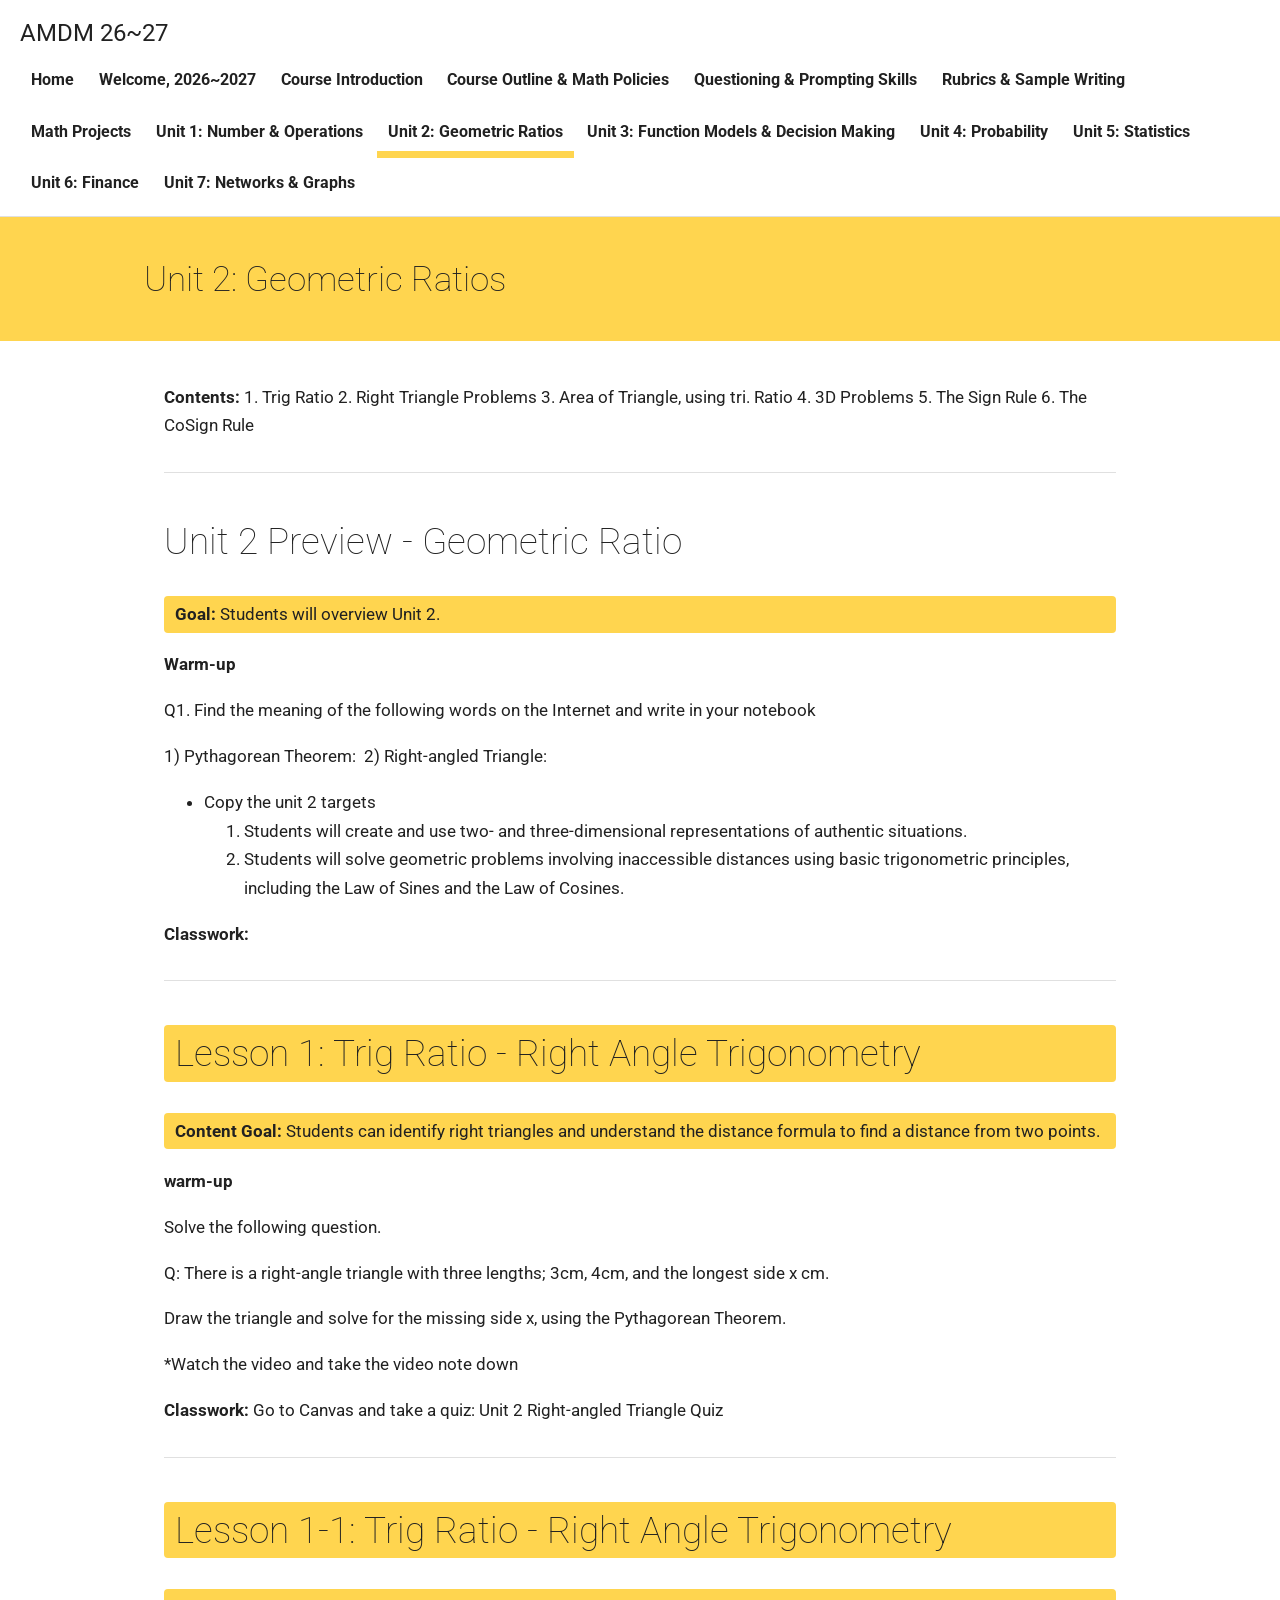
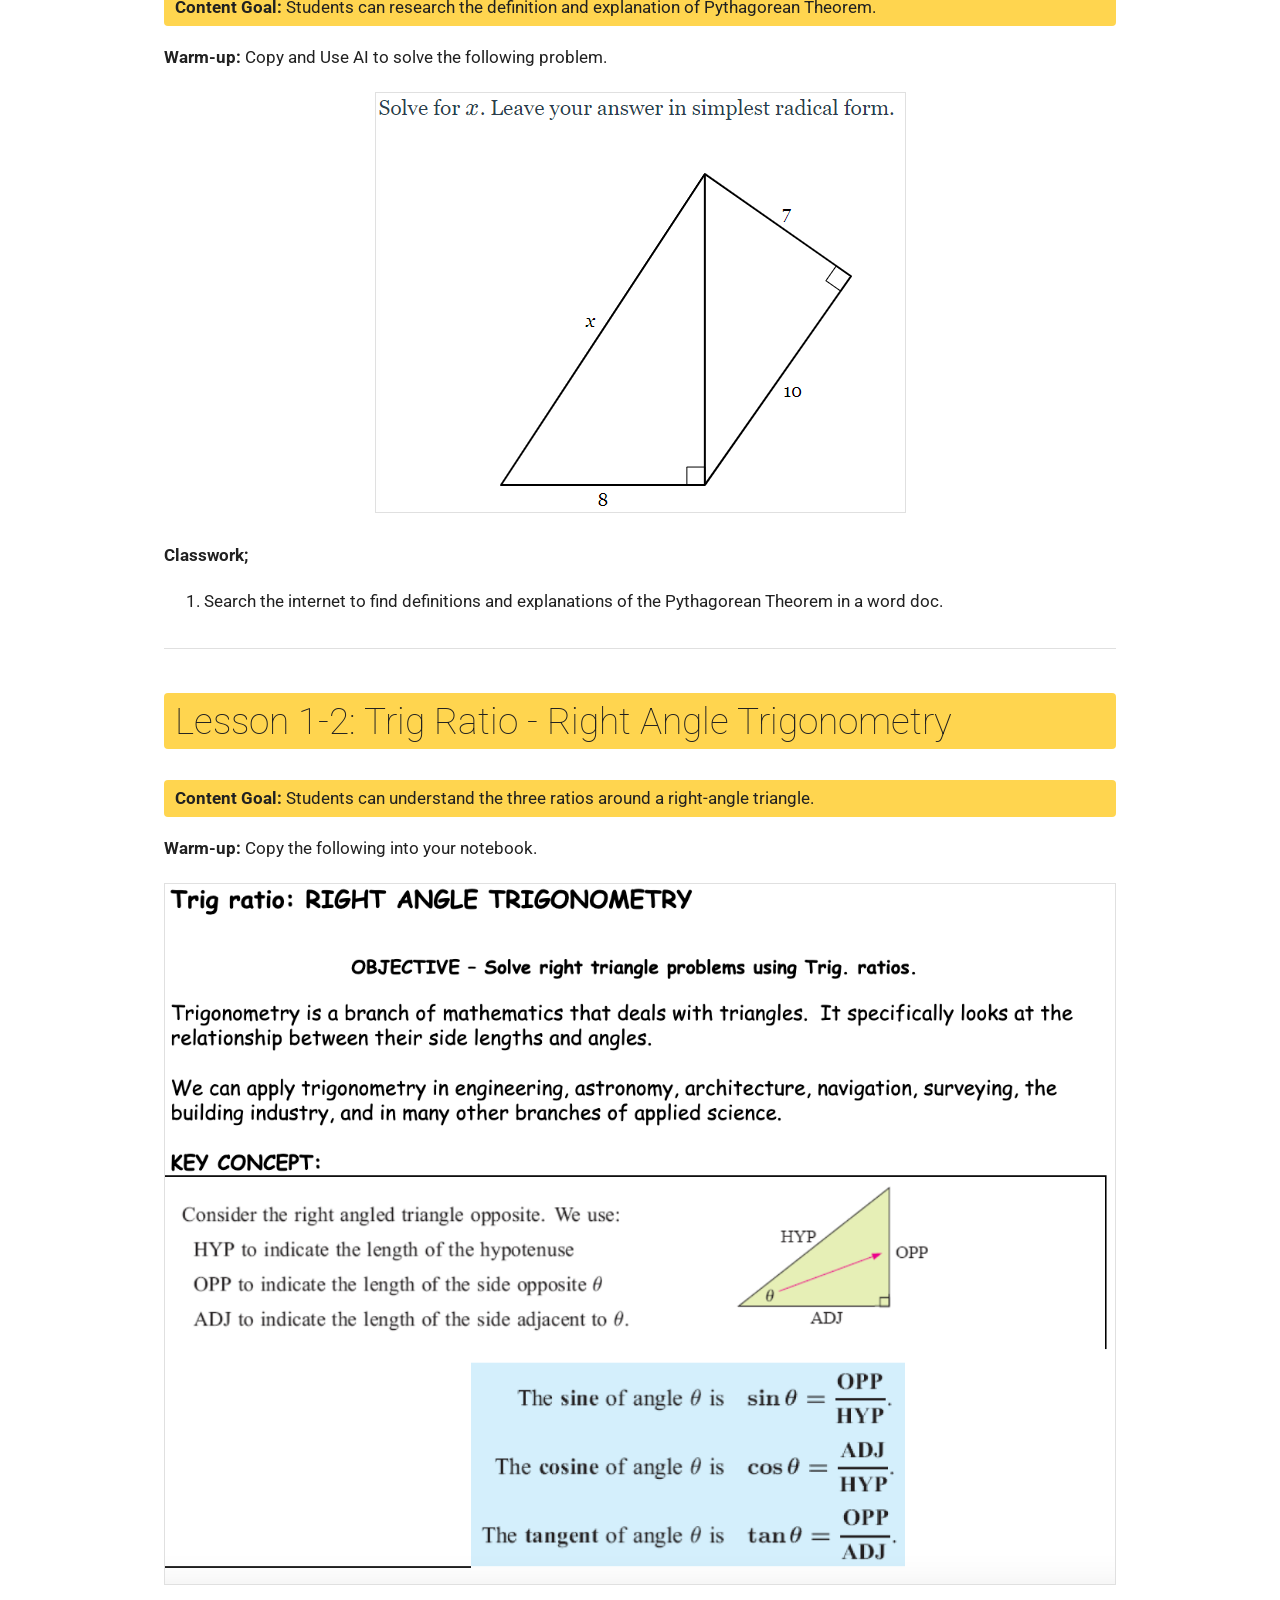
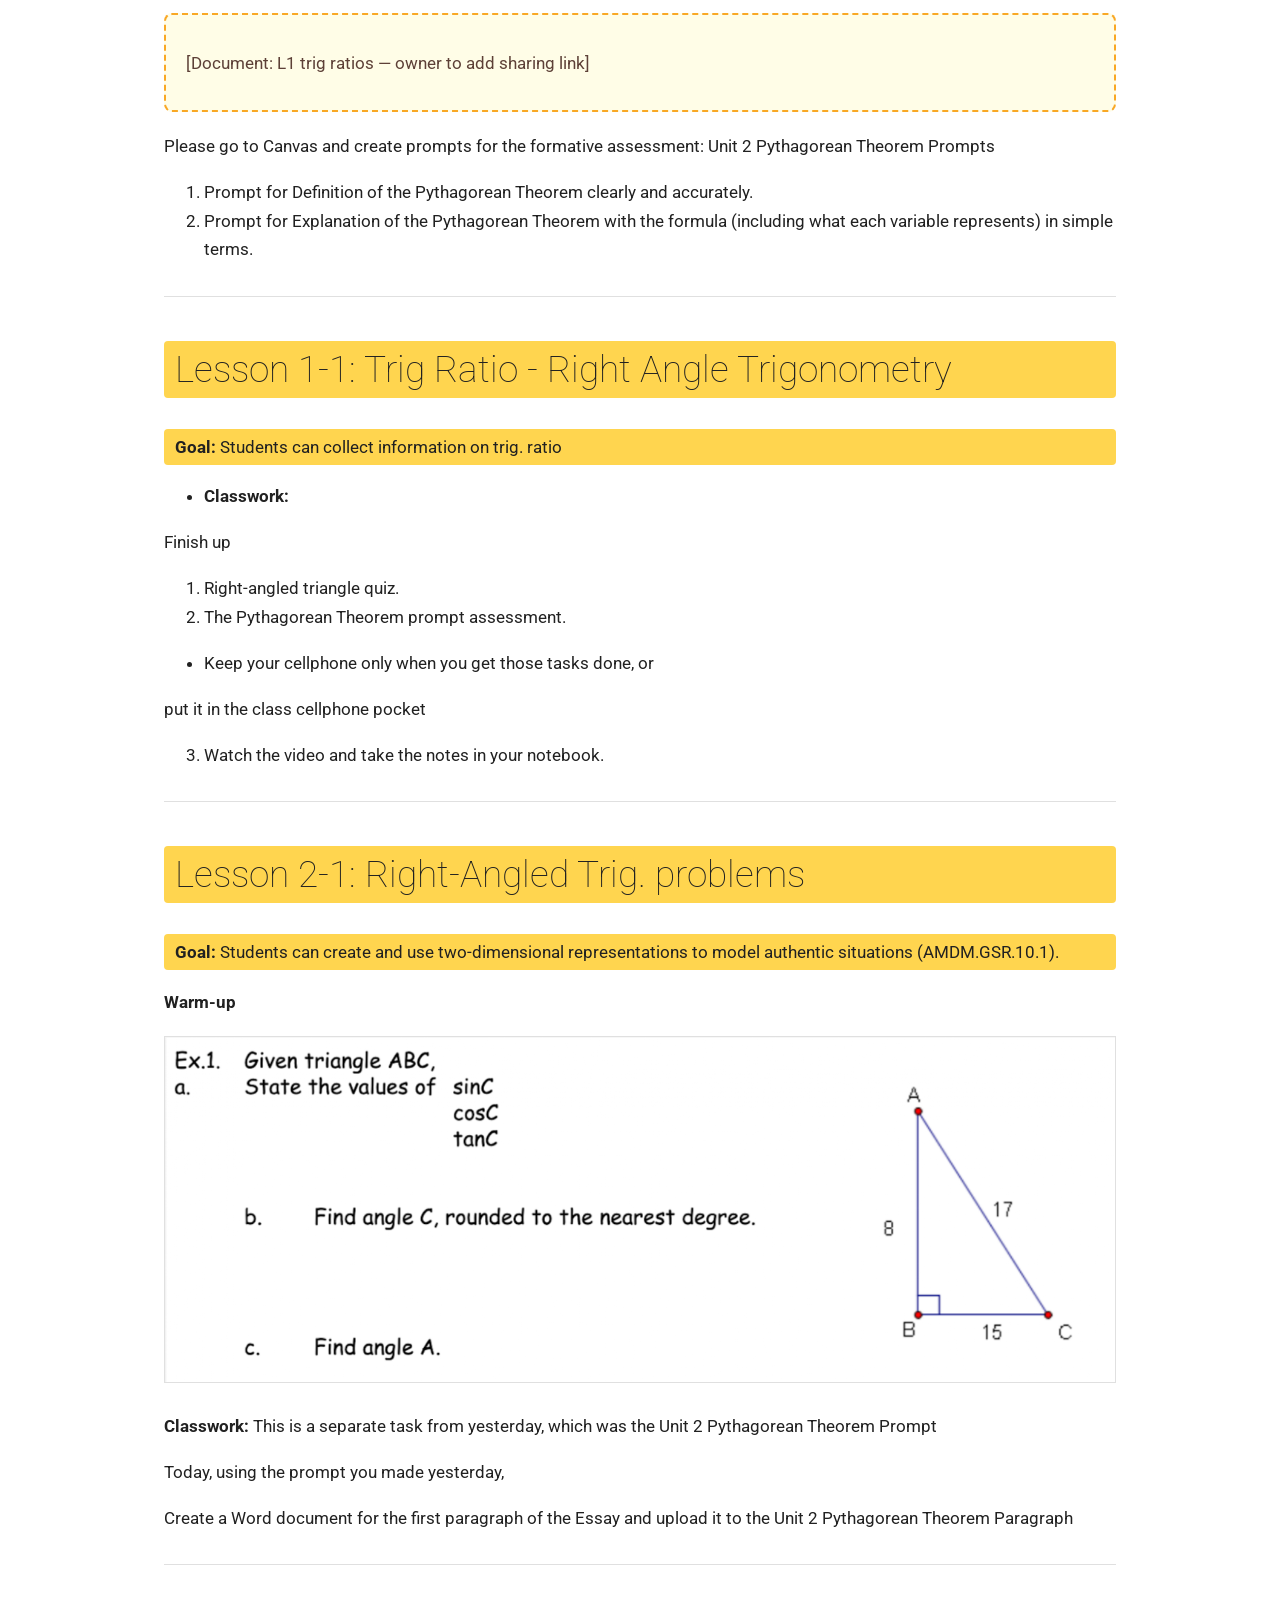
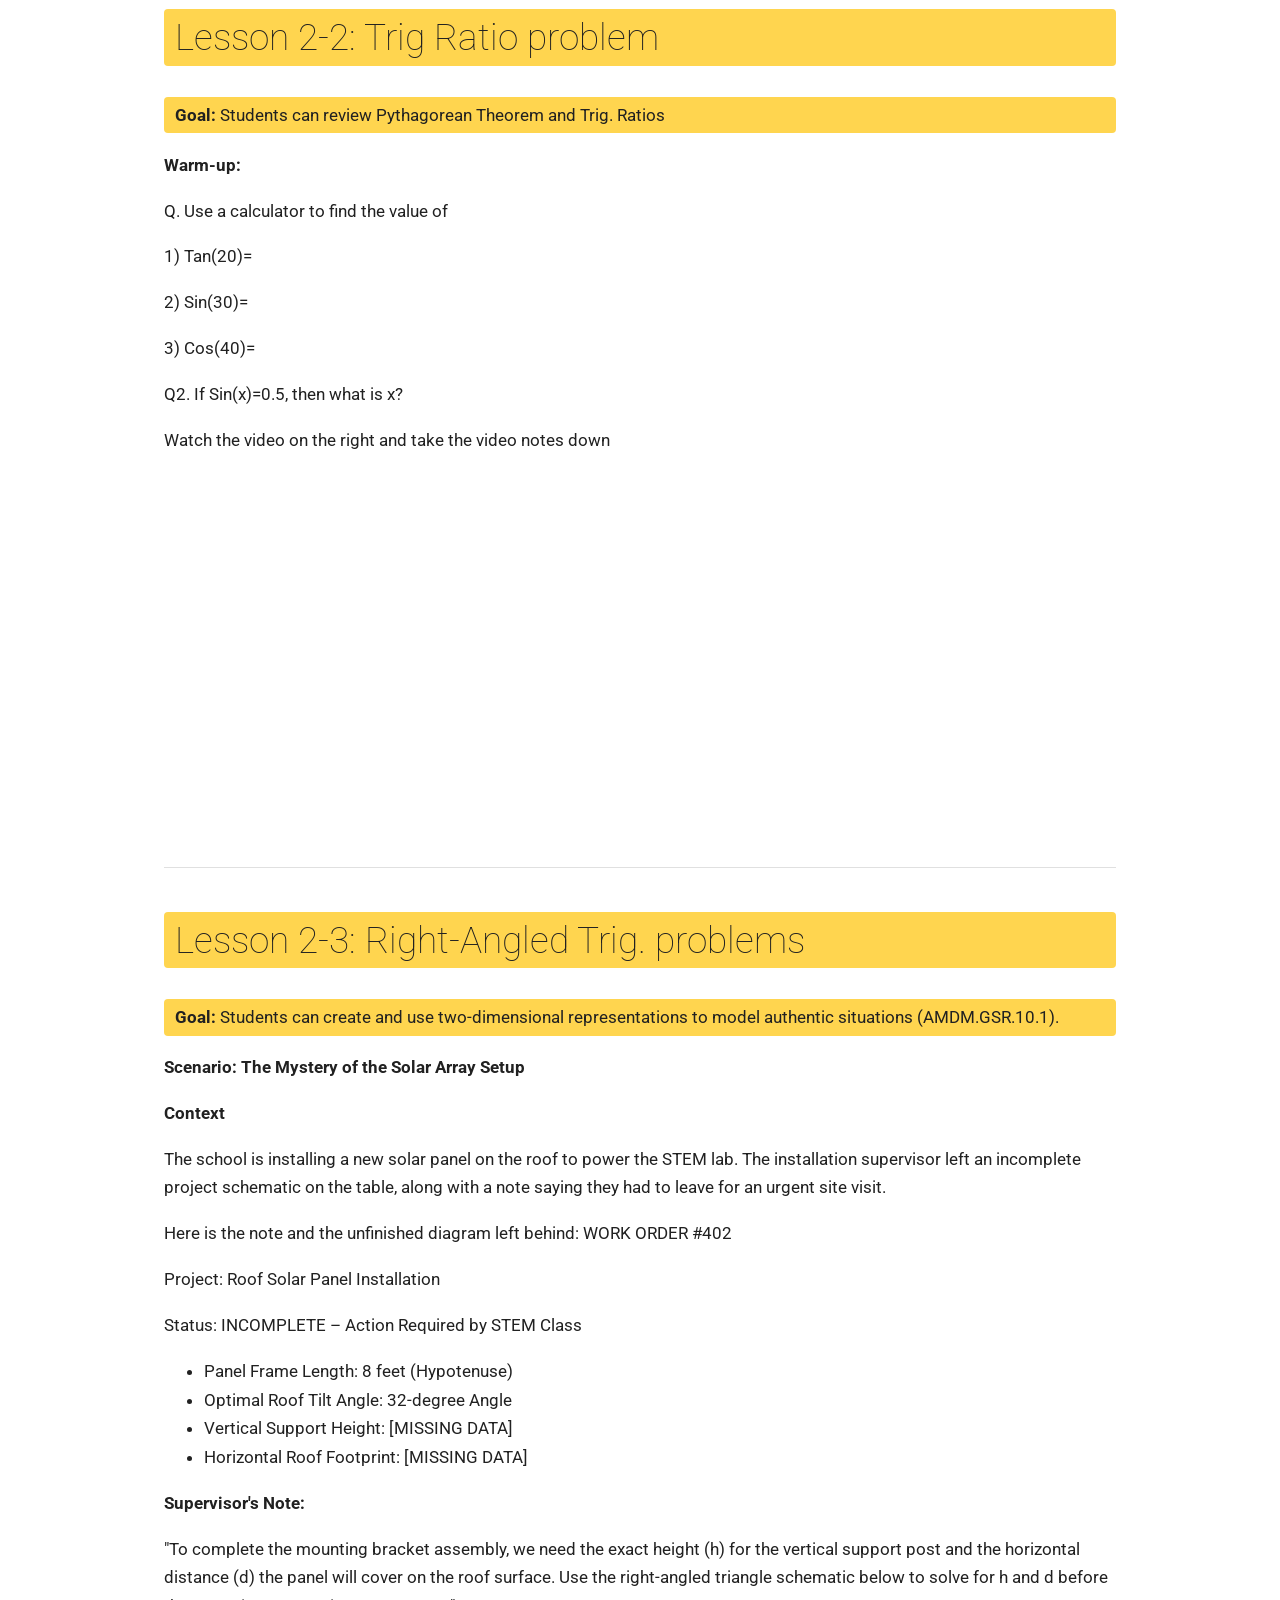
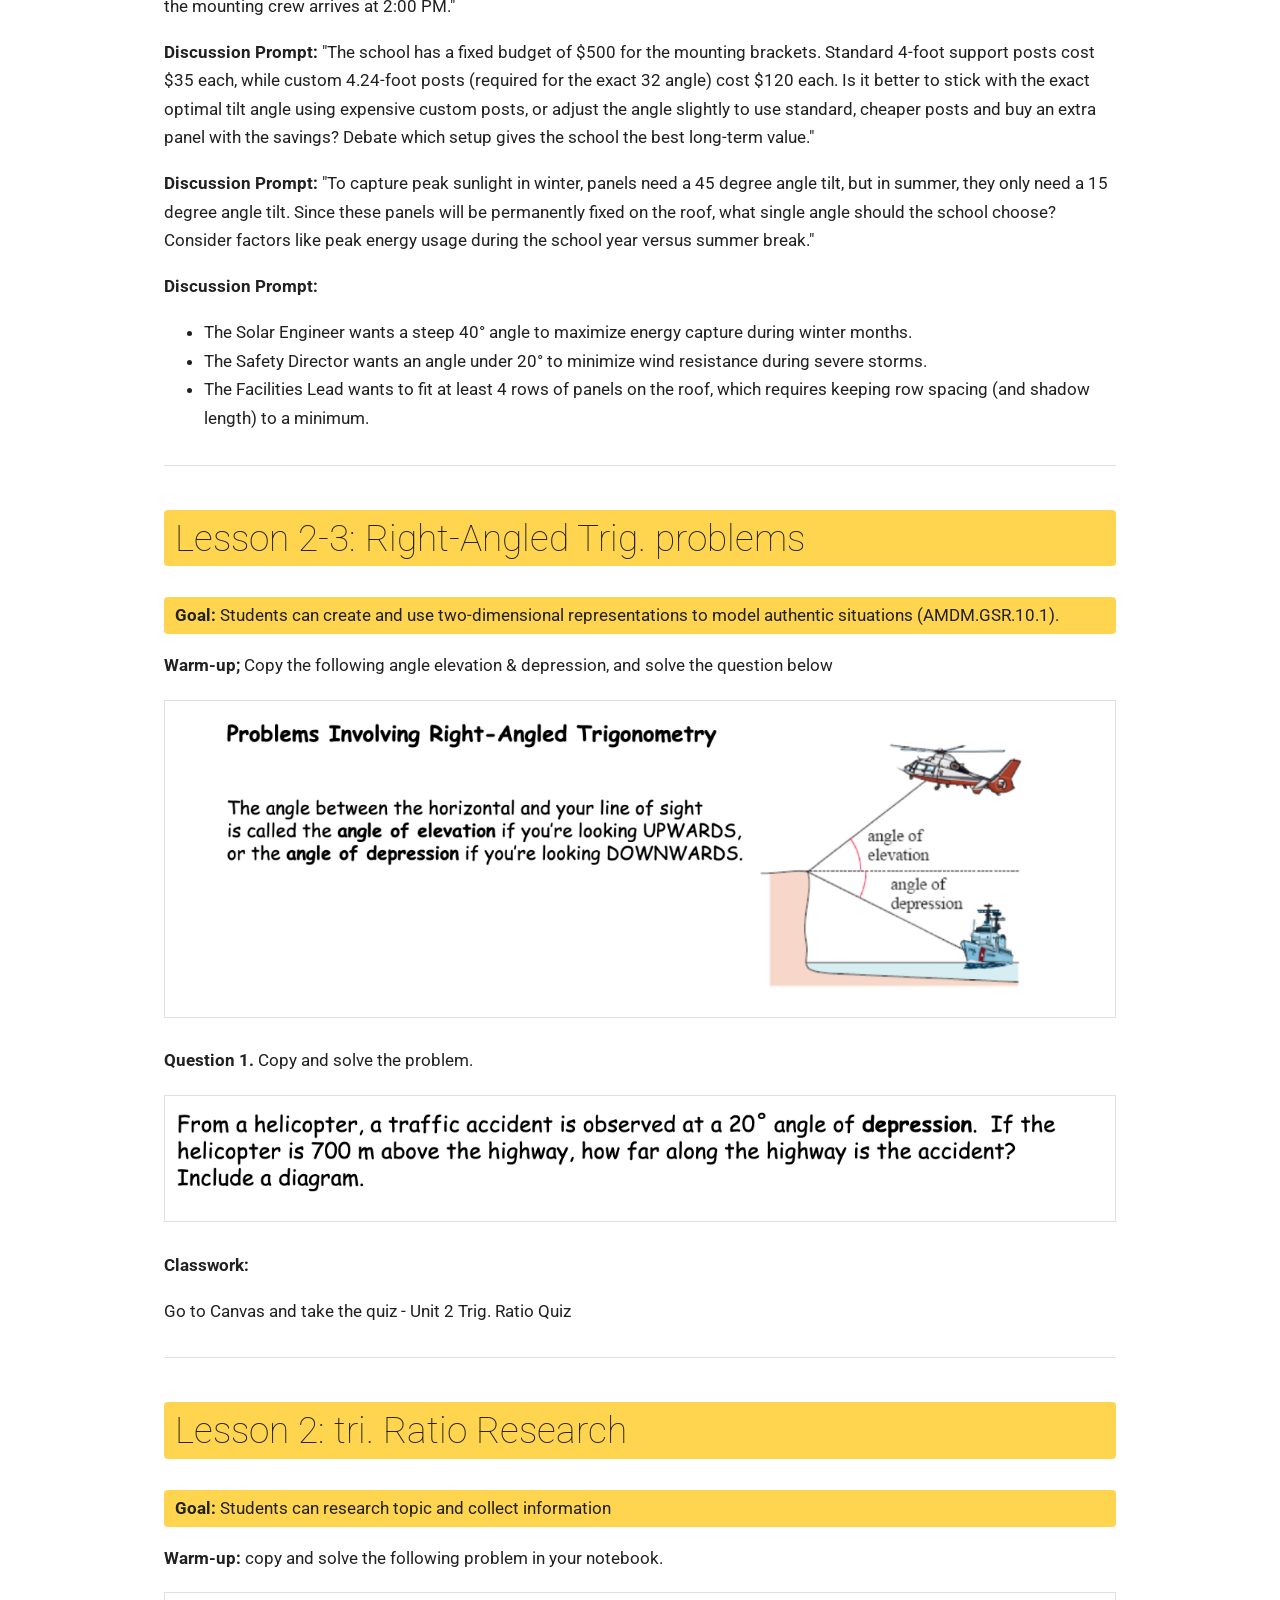
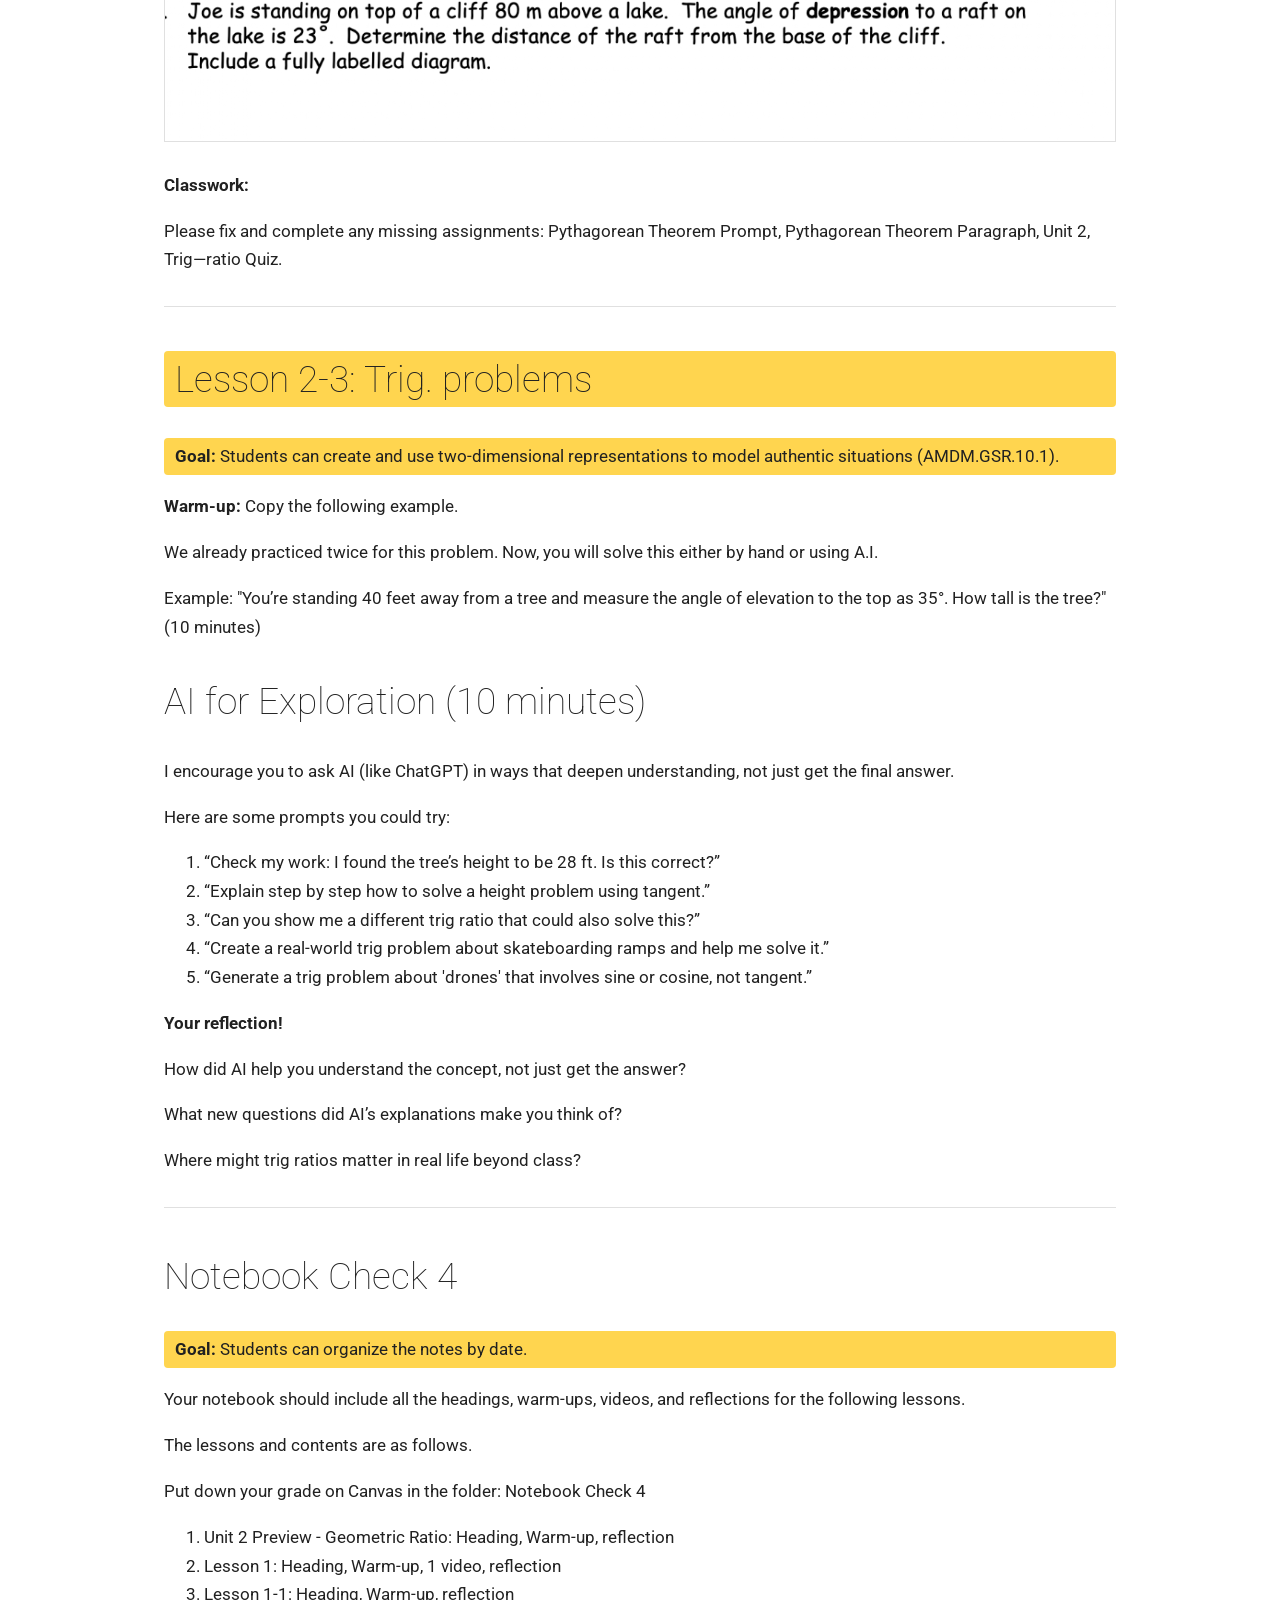
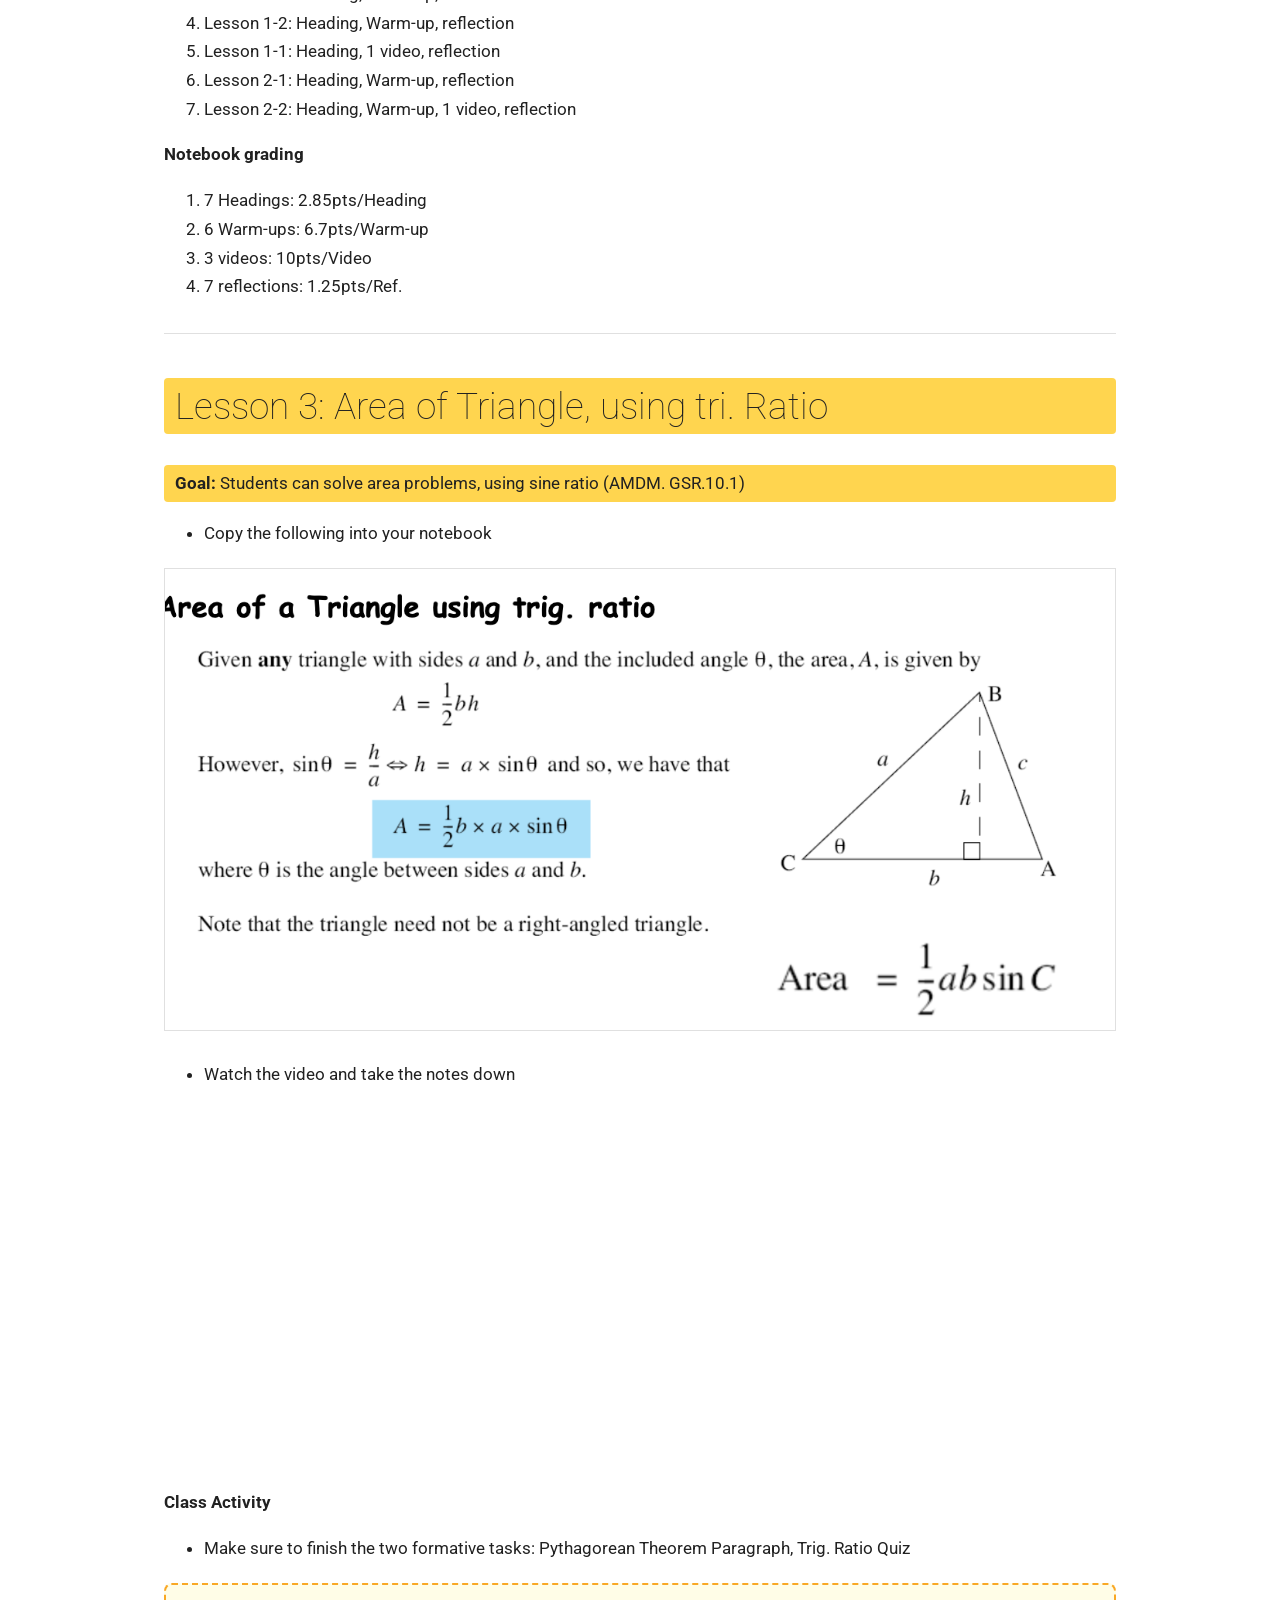
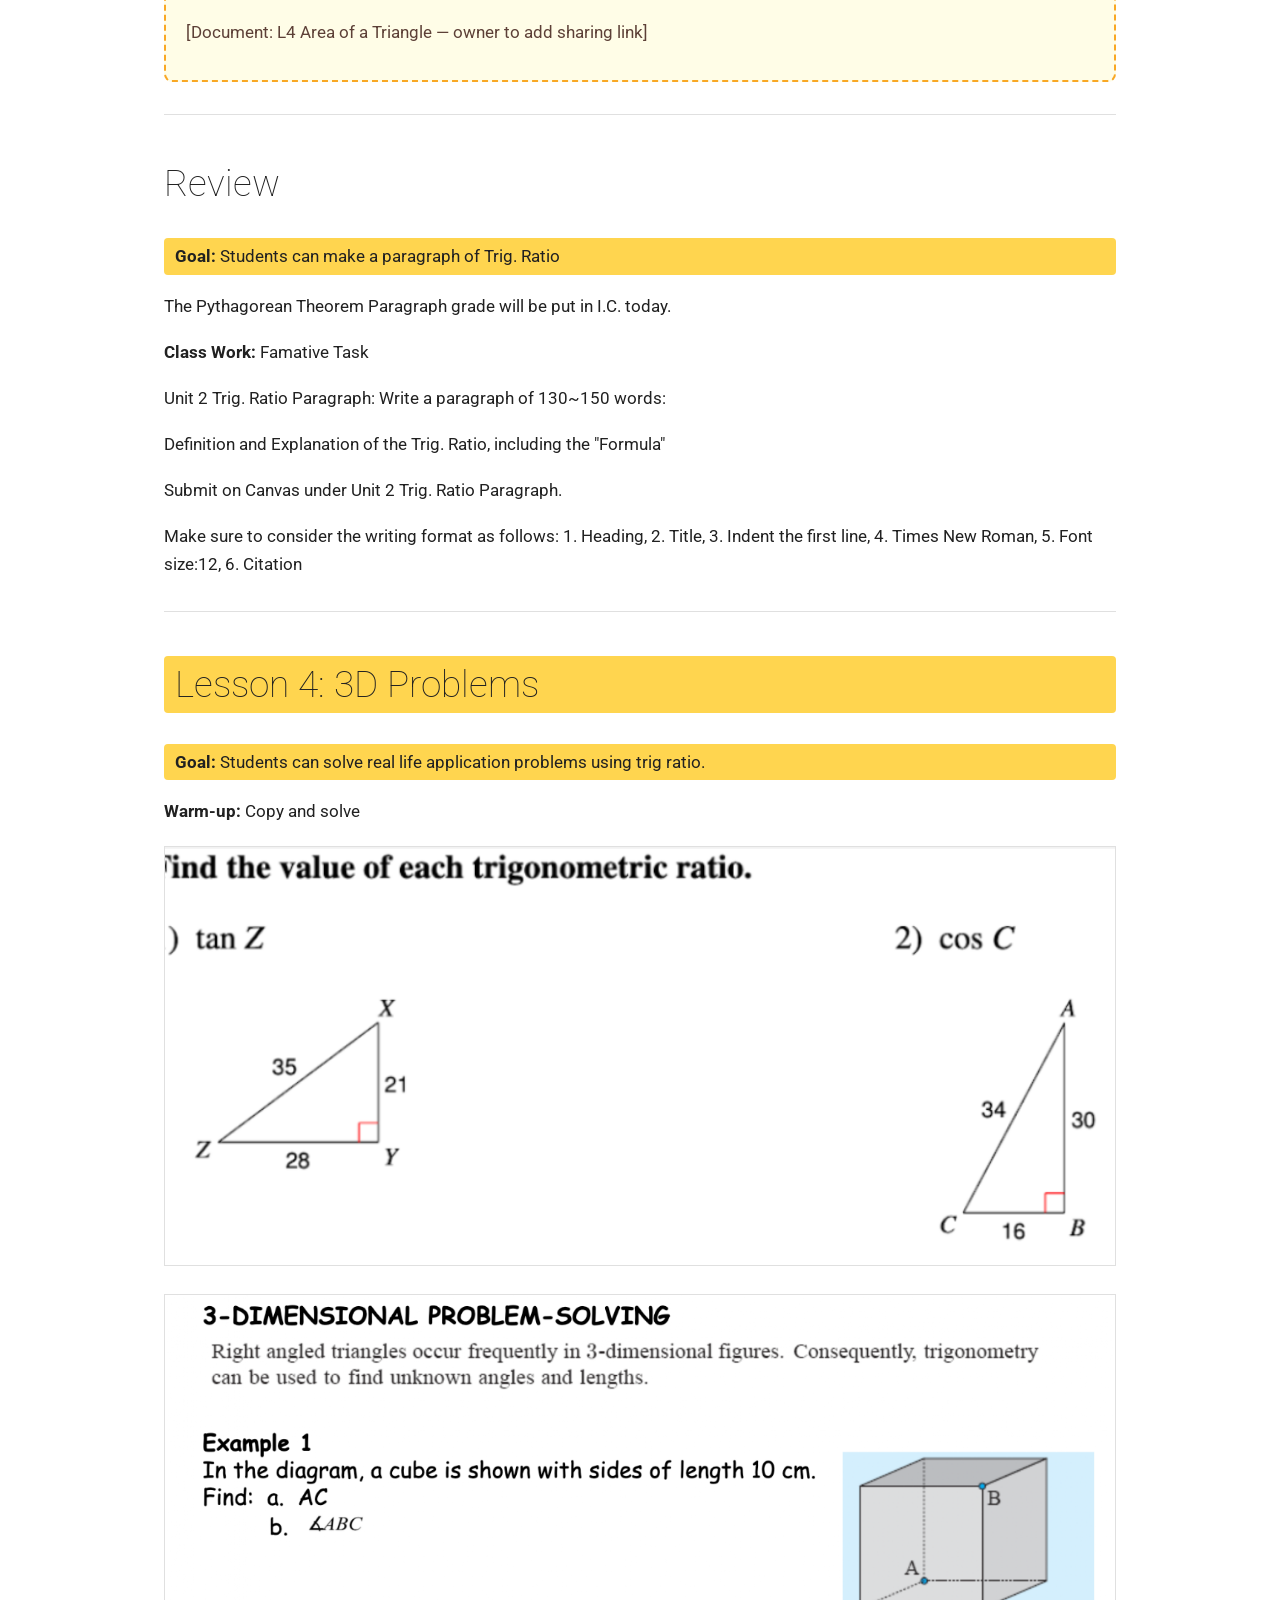
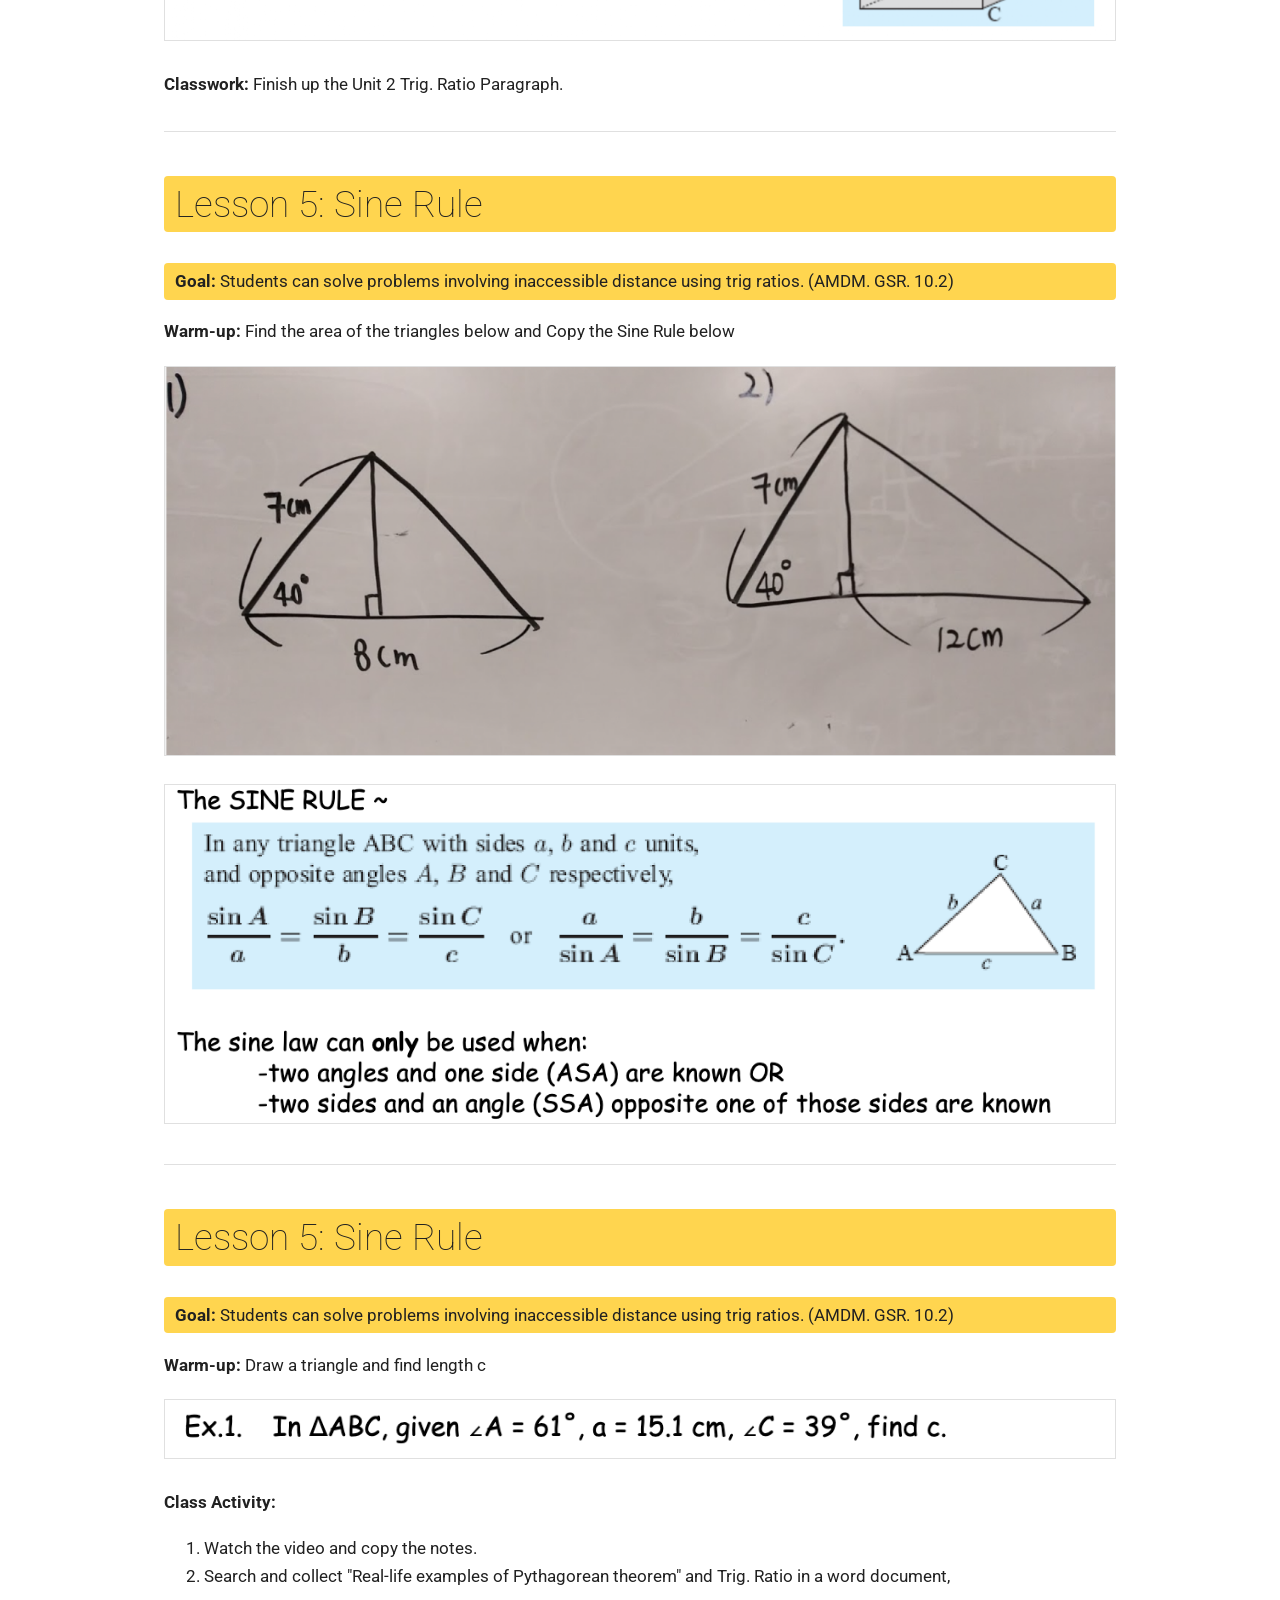
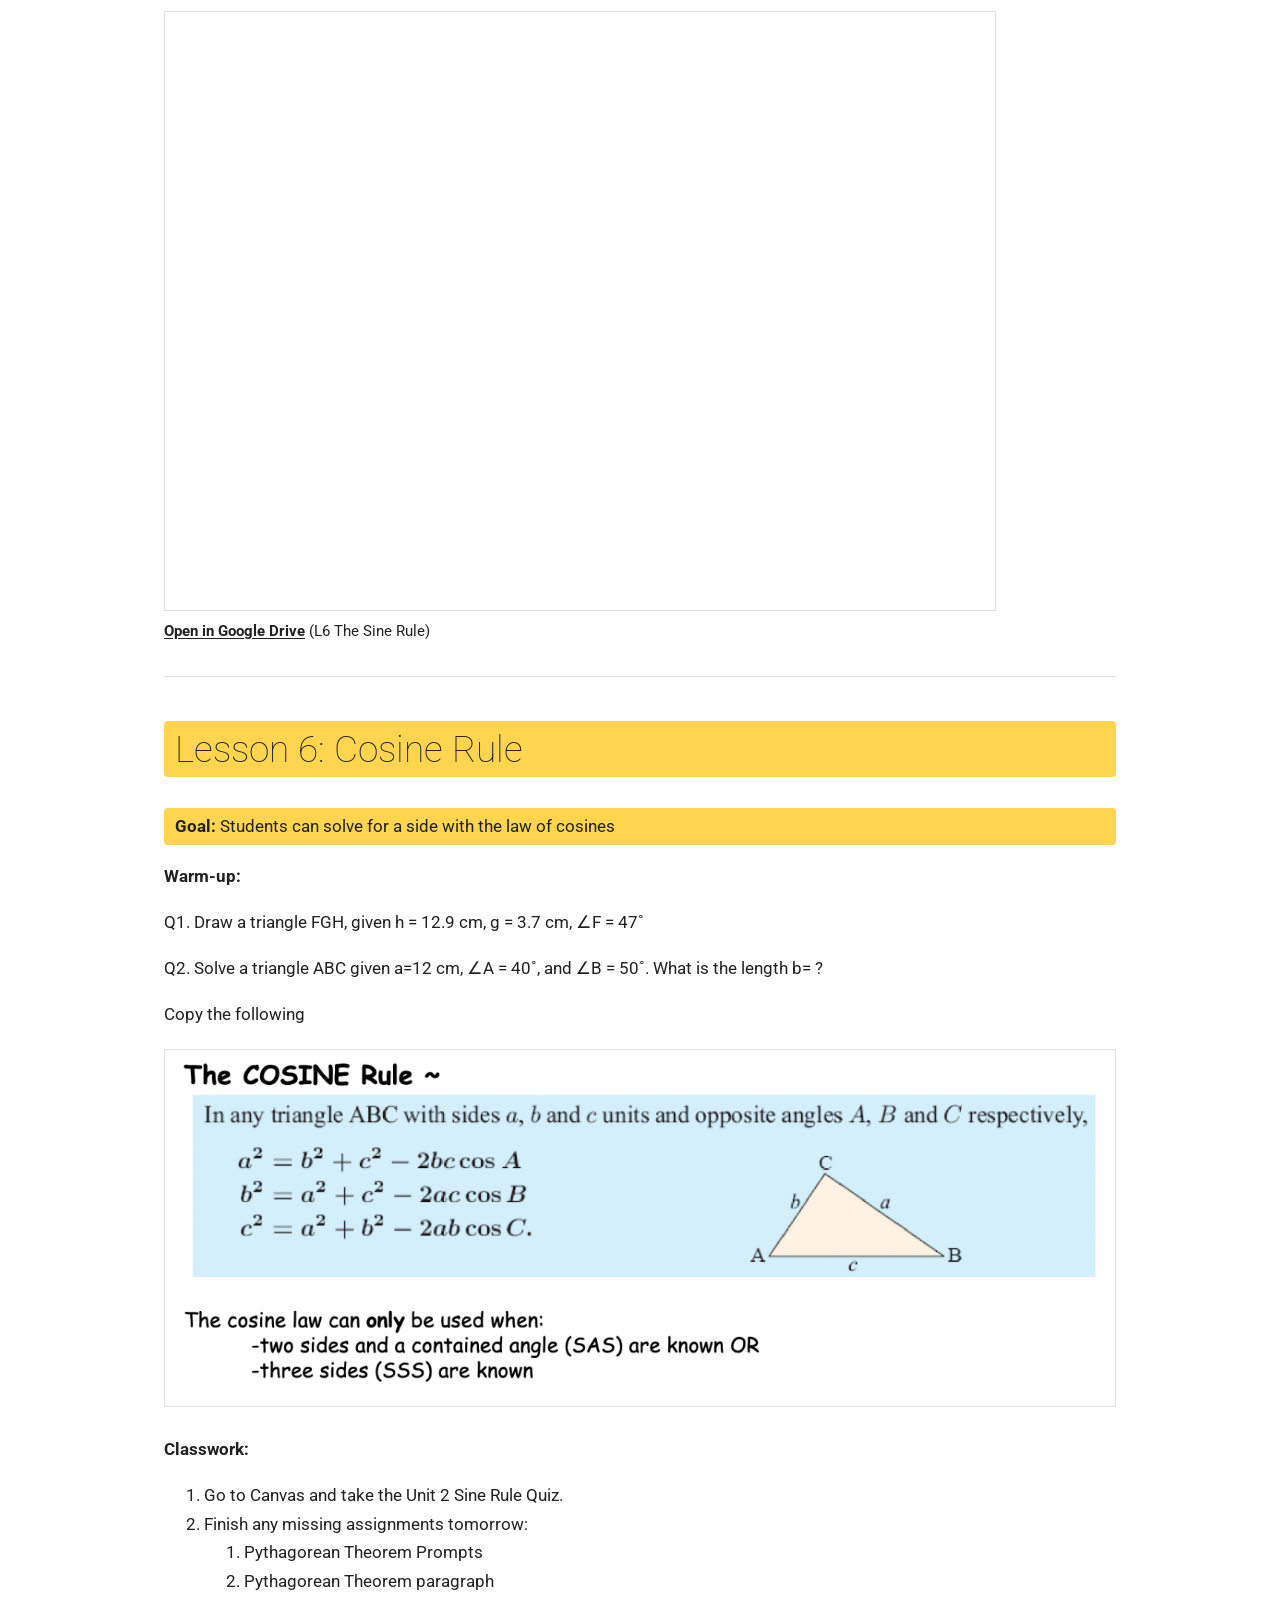
<file: unit-2-geometric-ratios.html>
<!DOCTYPE html>
<html lang="en">
<head>
<meta charset="utf-8">
<meta name="viewport" content="width=device-width, initial-scale=1">
<title>Unit 2: Geometric Ratios — AMDM 26~27</title>
<link rel="stylesheet" href="styles.css?v=3">
</head>
<body>
<a class="skip-link" href="#main">Skip to main content</a>
<header class="site-header">
  <p class="site-title"><a href="index.html">AMDM 26~27</a></p>
  <nav class="site-nav" aria-label="Site">
    <ul>
      <li><a href="index.html">Home</a></li>
      <li><a href="welcome-20262027.html">Welcome, 2026~2027</a></li>
      <li><a href="course-introduction.html">Course Introduction</a></li>
      <li><a href="course-outline-and-math-policies.html">Course Outline &amp; Math Policies</a></li>
      <li><a href="questioning-and-prompting-skills.html">Questioning &amp; Prompting Skills</a></li>
      <li><a href="rubrics-with-sample-writing.html">Rubrics &amp; Sample Writing</a></li>
      <li><a href="math-projects.html">Math Projects</a></li>
      <li><a href="unit-1-number-and-operations.html">Unit 1: Number &amp; Operations</a></li>
      <li><a href="unit-2-geometric-ratios.html" aria-current="page">Unit 2: Geometric Ratios</a></li>
      <li><a href="unit-3-function-models-decision-making.html">Unit 3: Function Models &amp; Decision Making</a></li>
      <li><a href="unit-4-probability.html">Unit 4: Probability</a></li>
      <li><a href="unit-5-statistics.html">Unit 5: Statistics</a></li>
      <li><a href="unit-6-finance.html">Unit 6: Finance</a></li>
      <li><a href="unit-7-networks-and-graphs.html">Unit 7: Networks &amp; Graphs</a></li>
    </ul>
  </nav>
</header>
<div class="page-banner">
  <h1>Unit 2: Geometric Ratios</h1>
</div>
<main id="main">
  

  <p><strong>Contents:</strong> 1. Trig Ratio 2. Right Triangle Problems 3. Area of Triangle, using tri. Ratio 4. 3D Problems 5. The Sign Rule 6. The CoSign Rule</p>

  <div class="lesson">
  <h2>Unit 2 Preview - Geometric Ratio</h2>
  <p class="hl"><strong>Goal:</strong> Students will overview Unit 2.</p>
  <p><strong>Warm-up</strong></p>
  <p>Q1. Find the meaning of the following words on the Internet and write in your notebook</p>
  <p>1) Pythagorean Theorem: &nbsp;2) Right-angled Triangle:</p>
  <ul>
    <li>Copy the unit 2 targets
      <ol>
        <li>Students will create and use two- and three-dimensional representations of authentic situations.</li>
        <li>Students will solve geometric problems involving inaccessible distances using basic trigonometric principles, including the Law of Sines and the Law of Cosines.</li>
      </ol>
    </li>
  </ul>
  <p><strong>Classwork:</strong></p>
  </div>

  <div class="lesson">
  <h2 class="hl">Lesson 1: Trig Ratio - Right Angle Trigonometry</h2>
  <p class="hl"><strong>Content Goal:</strong> Students can identify right triangles and understand the distance formula to find a distance from two points.</p>
  <p><strong>warm-up</strong></p>
  <p>Solve the following question.</p>
  <p>Q: There is a right-angle triangle with three lengths; 3cm, 4cm, and the longest side x cm.</p>
  <p>Draw the triangle and solve for the missing side x, using the Pythagorean Theorem.</p>
  <p>*Watch the video and take the video note down</p>
  <p><strong>Classwork:</strong> Go to Canvas and take a quiz: Unit 2 Right-angled Triangle Quiz</p>
  </div>

  <div class="lesson">
  <h2 class="hl">Lesson 1-1: Trig Ratio - Right Angle Trigonometry</h2>
  <p class="hl"><strong>Content Goal:</strong> Students can research the definition and explanation of Pythagorean Theorem.</p>
  <p><strong>Warm-up:</strong> Copy and Use AI to solve the following problem.</p>
  <figure><img src="images/u2-01.png" alt="Pythagorean theorem warm-up problem illustration" loading="lazy"></figure>
  <p><strong>Classwork;</strong></p>
  <ol>
    <li>Search the internet to find definitions and explanations of the Pythagorean Theorem in a word doc.</li>
  </ol>
  </div>

  <div class="lesson">
  <h2 class="hl">Lesson 1-2: Trig Ratio - Right Angle Trigonometry</h2>
  <p class="hl"><strong>Content Goal:</strong> Students can understand the three ratios around a right-angle triangle.</p>
  <p><strong>Warm-up:</strong> Copy the following into your notebook.</p>
  <figure><img src="images/u2-02.png" alt="Trig ratios warm-up illustration" loading="lazy"></figure>
  <div class="doc-placeholder" role="note"><p>[Document: L1 trig ratios — owner to add sharing link]</p></div>
  <p>Please go to Canvas and create prompts for the formative assessment: Unit 2 Pythagorean Theorem Prompts</p>
  <ol>
    <li>Prompt for Definition of the Pythagorean Theorem clearly and accurately.</li>
    <li>Prompt for Explanation of the Pythagorean Theorem with the formula (including what each variable represents) in simple terms.</li>
  </ol>
  </div>

  <div class="lesson">
  <h2 class="hl">Lesson 1-1: Trig Ratio - Right Angle Trigonometry</h2>
  <p class="hl"><strong>Goal:</strong> Students can collect information on trig. ratio</p>
  <ul>
    <li><strong>Classwork:</strong></li>
  </ul>
  <p>Finish up</p>
  <ol>
    <li>Right-angled triangle quiz.</li>
    <li>The Pythagorean Theorem prompt assessment.</li>
  </ol>
  <ul>
    <li>Keep your cellphone only when you get those tasks done, or</li>
  </ul>
  <p>put it in the class cellphone pocket</p>
  <ol start="3">
    <li>Watch the video and take the notes in your notebook.</li>
  </ol>
  </div>

  <div class="lesson">
  <h2 class="hl">Lesson 2-1: Right-Angled Trig. problems</h2>
  <p class="hl"><strong>Goal:</strong> Students can create and use two-dimensional representations to model authentic situations (AMDM.GSR.10.1).</p>
  <p><strong>Warm-up</strong></p>
  <figure><img src="images/u2-03.png" alt="Right-angled trigonometry warm-up illustration" loading="lazy"></figure>
  <p><strong>Classwork:</strong> This is a separate task from yesterday, which was the Unit 2 Pythagorean Theorem Prompt</p>
  <p>Today, using the prompt you made yesterday,</p>
  <p>Create a Word document for the first paragraph of the Essay and upload it to the Unit 2 Pythagorean Theorem Paragraph</p>
  </div>

  <div class="lesson">
  <h2 class="hl">Lesson 2-2: Trig Ratio problem</h2>
  <p class="hl"><strong>Goal:</strong> Students can review Pythagorean Theorem and Trig. Ratios</p>
  <p><strong>Warm-up:</strong></p>
  <p>Q. Use a calculator to find the value of</p>
  <p>1) Tan(20)=</p>
  <p>2) Sin(30)=</p>
  <p>3) Cos(40)=</p>
  <p>Q2. If Sin(x)=0.5, then what is x?</p>
  <p>Watch the video on the right and take the video notes down</p>
  <div class="video">
    <iframe src="https://www.youtube-nocookie.com/embed/uyKvSe6Ltgs" title="Trig ratio video" loading="lazy" allow="accelerometer; autoplay; clipboard-write; encrypted-media; gyroscope; picture-in-picture" allowfullscreen></iframe>
  </div>
  </div>

  <div class="lesson">
  <h2 class="hl">Lesson 2-3: Right-Angled Trig. problems</h2>
  <p class="hl"><strong>Goal:</strong> Students can create and use two-dimensional representations to model authentic situations (AMDM.GSR.10.1).</p>
  <p><strong>Scenario: The Mystery of the Solar Array Setup</strong></p>
  <p><strong>Context</strong></p>
  <p>The school is installing a new solar panel on the roof to power the STEM lab. The installation supervisor left an incomplete project schematic on the table, along with a note saying they had to leave for an urgent site visit.</p>
  <p>Here is the note and the unfinished diagram left behind: WORK ORDER #402</p>
  <p>Project: Roof Solar Panel Installation</p>
  <p>Status: INCOMPLETE – Action Required by STEM Class</p>
  <ul>
    <li>Panel Frame Length: 8 feet (Hypotenuse)</li>
    <li>Optimal Roof Tilt Angle: 32-degree Angle</li>
    <li>Vertical Support Height: [MISSING DATA]</li>
    <li>Horizontal Roof Footprint: [MISSING DATA]</li>
  </ul>
  <p><strong>Supervisor's Note:</strong></p>
  <p>"To complete the mounting bracket assembly, we need the exact height (h) for the vertical support post and the horizontal distance (d) the panel will cover on the roof surface. Use the right-angled triangle schematic below to solve for h and d before the mounting crew arrives at 2:00 PM."</p>
  <p><strong>Discussion Prompt:</strong> "The school has a fixed budget of $500 for the mounting brackets. Standard 4-foot support posts cost $35 each, while custom 4.24-foot posts (required for the exact 32 angle) cost $120 each. Is it better to stick with the exact optimal tilt angle using expensive custom posts, or adjust the angle slightly to use standard, cheaper posts and buy an extra panel with the savings? Debate which setup gives the school the best long-term value."</p>
  <p><strong>Discussion Prompt:</strong> "To capture peak sunlight in winter, panels need a 45 degree angle tilt, but in summer, they only need a 15 degree angle tilt. Since these panels will be permanently fixed on the roof, what single angle should the school choose? Consider factors like peak energy usage during the school year versus summer break."</p>
  <p><strong>Discussion Prompt:</strong></p>
  <ul>
    <li>The Solar Engineer wants a steep 40° angle to maximize energy capture during winter months.</li>
    <li>The Safety Director wants an angle under 20° to minimize wind resistance during severe storms.</li>
    <li>The Facilities Lead wants to fit at least 4 rows of panels on the roof, which requires keeping row spacing (and shadow length) to a minimum.</li>
  </ul>
  </div>

  <div class="lesson">
  <h2 class="hl">Lesson 2-3: Right-Angled Trig. problems</h2>
  <p class="hl"><strong>Goal:</strong> Students can create and use two-dimensional representations to model authentic situations (AMDM.GSR.10.1).</p>
  <p><strong>Warm-up;</strong> Copy the following angle elevation &amp; depression, and solve the question below</p>
  <figure><img src="images/u2-04.png" alt="Angle of elevation and depression illustration" loading="lazy"></figure>
  <p><strong>Question 1.</strong> Copy and solve the problem.</p>
  <figure><img src="images/u2-05.png" alt="Elevation and depression practice problem" loading="lazy"></figure>
  <p><strong>Classwork:</strong></p>
  <p>Go to Canvas and take the quiz - Unit 2 Trig. Ratio Quiz</p>
  </div>

  <div class="lesson">
  <h2 class="hl">Lesson 2: tri. Ratio Research</h2>
  <p class="hl"><strong>Goal:</strong> Students can research topic and collect information</p>
  <p><strong>Warm-up:</strong> copy and solve the following problem in your notebook.</p>
  <figure><img src="images/u2-06.png" alt="Trig ratio research warm-up illustration" loading="lazy"></figure>
  <p><strong>Classwork:</strong></p>
  <p>Please fix and complete any missing assignments: Pythagorean Theorem Prompt, Pythagorean Theorem Paragraph, Unit 2, Trig—ratio Quiz.</p>
  </div>

  <div class="lesson">
  <h2 class="hl">Lesson 2-3: Trig. problems</h2>
  <p class="hl"><strong>Goal:</strong> Students can create and use two-dimensional representations to model authentic situations (AMDM.GSR.10.1).</p>
  <p><strong>Warm-up:</strong> Copy the following example.</p>
  <p>We already practiced twice for this problem. Now, you will solve this either by hand or using A.I.</p>
  <p>Example: "You’re standing 40 feet away from a tree and measure the angle of elevation to the top as 35°. How tall is the tree?" (10 minutes)</p>
  <h2>AI for Exploration (10 minutes)</h2>
  <p>I encourage you to ask AI (like ChatGPT) in ways that deepen understanding, not just get the final answer.</p>
  <p>Here are some prompts you could try:</p>
  <ol>
    <li>“Check my work: I found the tree’s height to be 28 ft. Is this correct?”</li>
    <li>“Explain step by step how to solve a height problem using tangent.”</li>
    <li>“Can you show me a different trig ratio that could also solve this?”</li>
    <li>“Create a real-world trig problem about skateboarding ramps and help me solve it.”</li>
    <li>“Generate a trig problem about 'drones' that involves sine or cosine, not tangent.”</li>
  </ol>
  <p><strong>Your reflection!</strong></p>
  <p>How did AI help you understand the concept, not just get the answer?</p>
  <p>What new questions did AI’s explanations make you think of?</p>
  <p>Where might trig ratios matter in real life beyond class?</p>
  </div>

  <div class="lesson">
  <h2>Notebook Check 4</h2>
  <p class="hl"><strong>Goal:</strong> Students can organize the notes by date.</p>
  <p>Your notebook should include all the headings, warm-ups, videos, and reflections for the following lessons.</p>
  <p>The lessons and contents are as follows.</p>
  <p>Put down your grade on Canvas in the folder: Notebook Check 4</p>
  <ol>
    <li>Unit 2 Preview - Geometric Ratio: Heading, Warm-up, reflection</li>
    <li>Lesson 1: Heading, Warm-up, 1 video, reflection</li>
    <li>Lesson 1-1: Heading, Warm-up, reflection</li>
    <li>Lesson 1-2: Heading, Warm-up, reflection</li>
    <li>Lesson 1-1: Heading, 1 video, reflection</li>
    <li>Lesson 2-1: Heading, Warm-up, reflection</li>
    <li>Lesson 2-2: Heading, Warm-up, 1 video, reflection</li>
  </ol>
  <p><strong>Notebook grading</strong></p>
  <ol>
    <li>7 Headings: 2.85pts/Heading</li>
    <li>6 Warm-ups: 6.7pts/Warm-up</li>
    <li>3 videos: 10pts/Video</li>
    <li>7 reflections: 1.25pts/Ref.</li>
  </ol>
  </div>

  <div class="lesson">
  <h2 class="hl">Lesson 3: Area of Triangle, using tri. Ratio</h2>
  <p class="hl"><strong>Goal:</strong> Students can solve area problems, using sine ratio (AMDM. GSR.10.1)</p>
  <ul>
    <li>Copy the following into your notebook</li>
  </ul>
  <figure><img src="images/u2-07.png" alt="Area of triangle using sine ratio notes" loading="lazy"></figure>
  <ul>
    <li>Watch the video and take the notes down
      <div class="video">
        <iframe src="https://www.youtube-nocookie.com/embed/_syV6cDk7Lg" title="Area of a triangle using trig ratio video" loading="lazy" allow="accelerometer; autoplay; clipboard-write; encrypted-media; gyroscope; picture-in-picture" allowfullscreen></iframe>
      </div>
    </li>
  </ul>
  <p><strong>Class Activity</strong></p>
  <ul>
    <li>Make sure to finish the two formative tasks: Pythagorean Theorem Paragraph, Trig. Ratio Quiz</li>
  </ul>
  <div class="doc-placeholder" role="note"><p>[Document: L4 Area of a Triangle — owner to add sharing link]</p></div>
  </div>

  <div class="lesson">
  <h2>Review</h2>
  <p class="hl"><strong>Goal:</strong> Students can make a paragraph of Trig. Ratio</p>
  <p>The Pythagorean Theorem Paragraph grade will be put in I.C. today.</p>
  <p><strong>Class Work:</strong> Famative Task</p>
  <p>Unit 2 Trig. Ratio Paragraph: Write a paragraph of 130~150 words:</p>
  <p>Definition and Explanation of the Trig. Ratio, including the "Formula"</p>
  <p>Submit on Canvas under Unit 2 Trig. Ratio Paragraph.</p>
  <p>Make sure to consider the writing format as follows: 1. Heading, 2. Title, 3. Indent the first line, 4. Times New Roman, 5. Font size:12, 6. Citation</p>
  </div>

  <div class="lesson">
  <h2 class="hl">Lesson 4: 3D Problems</h2>
  <p class="hl"><strong>Goal:</strong> Students can solve real life application problems using trig ratio.</p>
  <p><strong>Warm-up:</strong> Copy and solve</p>
  <figure><img src="images/u2-08.png" alt="3D trig problems warm-up illustration" loading="lazy"></figure>
  <figure><img src="images/u2-09.png" alt="3D trig problems warm-up illustration continued" loading="lazy"></figure>
  <p><strong>Classwork:</strong> Finish up the Unit 2 Trig. Ratio Paragraph.</p>
  </div>

  <div class="lesson">
  <h2 class="hl">Lesson 5: Sine Rule</h2>
  <p class="hl"><strong>Goal:</strong> Students can solve problems involving inaccessible distance using trig ratios. (AMDM. GSR. 10.2)</p>
  <p><strong>Warm-up:</strong> Find the area of the triangles below and Copy the Sine Rule below</p>
  <figure><img src="images/u2-10.png" alt="Sine rule warm-up triangles" loading="lazy"></figure>
  <figure><img src="images/u2-11.png" alt="Sine rule notes illustration" loading="lazy"></figure>
  </div>

  <div class="lesson">
  <h2 class="hl">Lesson 5: Sine Rule</h2>
  <p class="hl"><strong>Goal:</strong> Students can solve problems involving inaccessible distance using trig ratios. (AMDM. GSR. 10.2)</p>
  <p><strong>Warm-up:</strong> Draw a triangle and find length c</p>
  <figure><img src="images/u2-12.png" alt="Sine rule warm-up: draw a triangle and find length c" loading="lazy"></figure>
  <p><strong>Class Activity:</strong></p>
  <ol>
    <li>Watch the video and copy the notes.</li>
    <li>Search and collect "Real-life examples of Pythagorean theorem" and Trig. Ratio in a word document,</li>
  </ol>
  <div class="doc-embed">
    <iframe src="https://docs.google.com/document/d/1JhqY1znWDEoWuuVMlv2RPnGE89LiDlcs-HgOWOyKQBg/preview" title="L6 The Sine Rule document" loading="lazy"></iframe>
    <p class="doc-fallback"><a href="https://docs.google.com/document/d/1JhqY1znWDEoWuuVMlv2RPnGE89LiDlcs-HgOWOyKQBg/preview">Open in Google Drive</a> (L6 The Sine Rule)</p>
  </div>
  </div>

  <div class="lesson">
  <h2 class="hl">Lesson 6: Cosine Rule</h2>
  <p class="hl"><strong>Goal:</strong> Students can solve for a side with the law of cosines</p>
  <p><strong>Warm-up:</strong></p>
  <p>Q1. Draw a triangle FGH, given h = 12.9 cm, g = 3.7 cm, ∠F = 47˚</p>
  <p>Q2. Solve a triangle ABC given a=12 cm, ∠A = 40˚, and ∠B = 50˚. What is the length b= ?</p>
  <p>Copy the following</p>
  <figure><img src="images/u2-13.png" alt="Cosine rule notes illustration" loading="lazy"></figure>
  <p><strong>Classwork:</strong></p>
  <ol>
    <li>Go to Canvas and take the Unit 2 Sine Rule Quiz.</li>
    <li>Finish any missing assignments tomorrow:
      <ol>
        <li>Pythagorean Theorem Prompts</li>
        <li>Pythagorean Theorem paragraph</li>
        <li>Trig. Ratio paragraph</li>
        <li>Unit 2 Trig. Ratio Quiz</li>
        <li>Notebook check 4 grade will be put on I.C.</li>
      </ol>
    </li>
  </ol>
  <div class="doc-placeholder" role="note"><p>[Document: L5 The Cosine Rule — owner to add sharing link]</p></div>
  </div>

  <div class="lesson">
  <h2 class="hl">Lesson 6: Cosine Rule</h2>
  <p class="hl"><strong>Goal:</strong> Students can solve for a side with the law of cosines</p>
  <p><strong>Warm-up:</strong> Copy and solve the problem</p>
  <figure><img src="images/u2-14.png" alt="Cosine rule warm-up problem" loading="lazy"></figure>
  <ul>
    <li>Watch the video and copy the notes.</li>
  </ul>
  <p>A Real life example of Cosine rule</p>
  </div>

  <div class="lesson">
  <h2>Review and Research</h2>
  <p class="hl"><strong>Goal:</strong> Students can review for the Unit 2 major summative assessments.</p>
  <p><strong>Unit 2 Review</strong></p>
  <ol>
    <li>Pythagorean Theorem</li>
    <li>Trig. Ratio</li>
    <li>Area of a triangle, using trig. ratio</li>
    <li>Sine Rule</li>
    <li>Cosine Rule.</li>
  </ol>
  <p><strong>Class Activity:</strong> Research a real life example.</p>
  <ol>
    <li>Go to Google and type your chosen topic</li>
    <li>Click on image button to collect real life examples for your unit test.</li>
  </ol>
  </div>

  <div class="lesson">
  <h2>Major Summative Assessment</h2>
  <p class="hl"><strong>Goal:</strong> students can finish up Math essay.</p>
  <p><strong>Unit 2 Test</strong> on one of the following topics.</p>
  <ol>
    <li>Pythagorean Theorem</li>
    <li>Trig. Ratio</li>
    <li>Area of a triangle, using trig. ratio</li>
    <li>Sine Rule</li>
    <li>Cosine Rule.</li>
  </ol>
  <ul>
    <li>In a Word Doc., make the first two paragraphs with the help of A.I. or your own research.</li>
  </ul>
  <p><strong>Things to remember.</strong></p>
  <ul>
    <li>Effective prompts are essential for creating your desired paragraph.</li>
    <li>You might need five or more interactions with the AI to get a satisfactory result.</li>
    <li>Double-check the formula or calculation for typos immediately after copying and pasting it into the paragraph.</li>
  </ul>
  <p>Submit your work on Canvas under the folder: Summative Test 2</p>
  <ul>
    <li>-10 points if not submitted by the end of the period.</li>
  </ul>
  </div>

  <div class="lesson">
  <h2>Notebook Check 5</h2>
  <p class="hl"><strong>Goal:</strong> Students can organize the notebook.</p>
  <ol>
    <li>Lesson 2-3: Heading, Warm-up, reflection</li>
    <li>Lesson 2: Heading, Warm-up, reflection</li>
    <li>Lesson 2-3: Heading, Warm-up, reflection</li>
    <li>Lesson 3: Heading, video, reflection</li>
    <li>Lesson 4: Heading, Warm-up, reflection</li>
    <li>Lesson 5: Heading, Warm-up, reflection</li>
    <li>Lesson 5: Heading, warm-up, video, reflection</li>
    <li>Lesson 6: Heading, Warm-up, reflection</li>
    <li>Lesson 6: Heading, Warm-up, video, reflection</li>
  </ol>
  <p><strong>Notebook grading</strong></p>
  <ol>
    <li>9 Headings: 2.22 pts/Heading</li>
    <li>8 Warm-ups: 5 pts/Warm-up</li>
    <li>3 videos: 10pts/Video</li>
    <li>9 reflections: 1.11 pts/Ref.</li>
  </ol>
  <p><strong>-Summative Test 2-</strong></p>
  <p>Another -10 points if not submitted by the end of the period.</p>
  </div>

  <h2 class="sources">Sources &amp; Further Reading</h2>
  <ul>
    <li><a href="https://en.khanacademy.org/math/up-class-11-12-bridge/xdf46f4ba3c9638cb:geometry/xdf46f4ba3c9638cb:trigonometry/v/basic-trigonometry">Basic trigonometry</a> (Khan Academy)</li>
    <li><a href="https://www.khanacademy.org/math/geometry/right_triangles_topic/pyth_theor/v/pythagorean-theorem-2">Intro to the Pythagorean theorem 2</a> (Khan Academy)</li>
  </ul>
</main>
<footer class="site-footer">
  <p>Static mirror of <a href="https://sites.google.com/view/amdm21-22">sites.google.com/view/amdm21-22</a> · Built 2026-09-22 for use where Google Sites is blocked. No trackers, no external fonts.</p>
</footer>
</body>
</html>
</file>
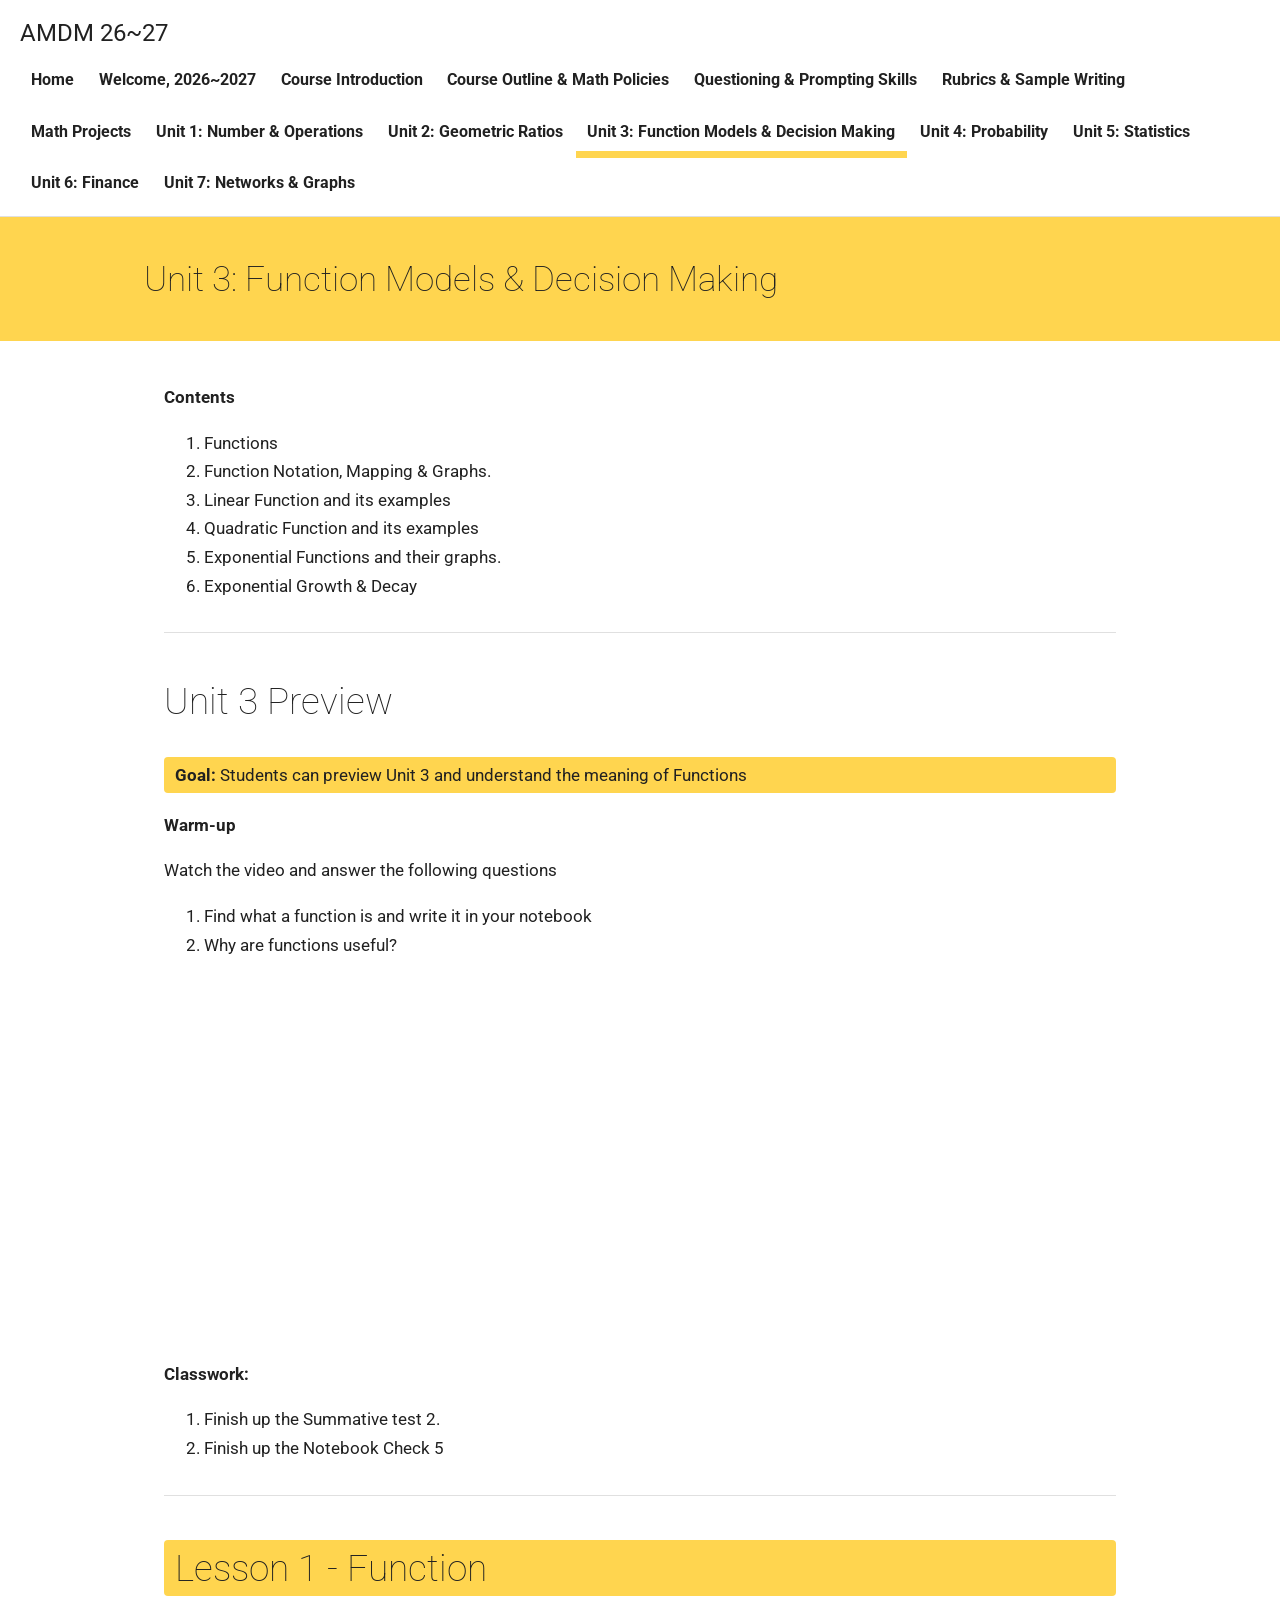
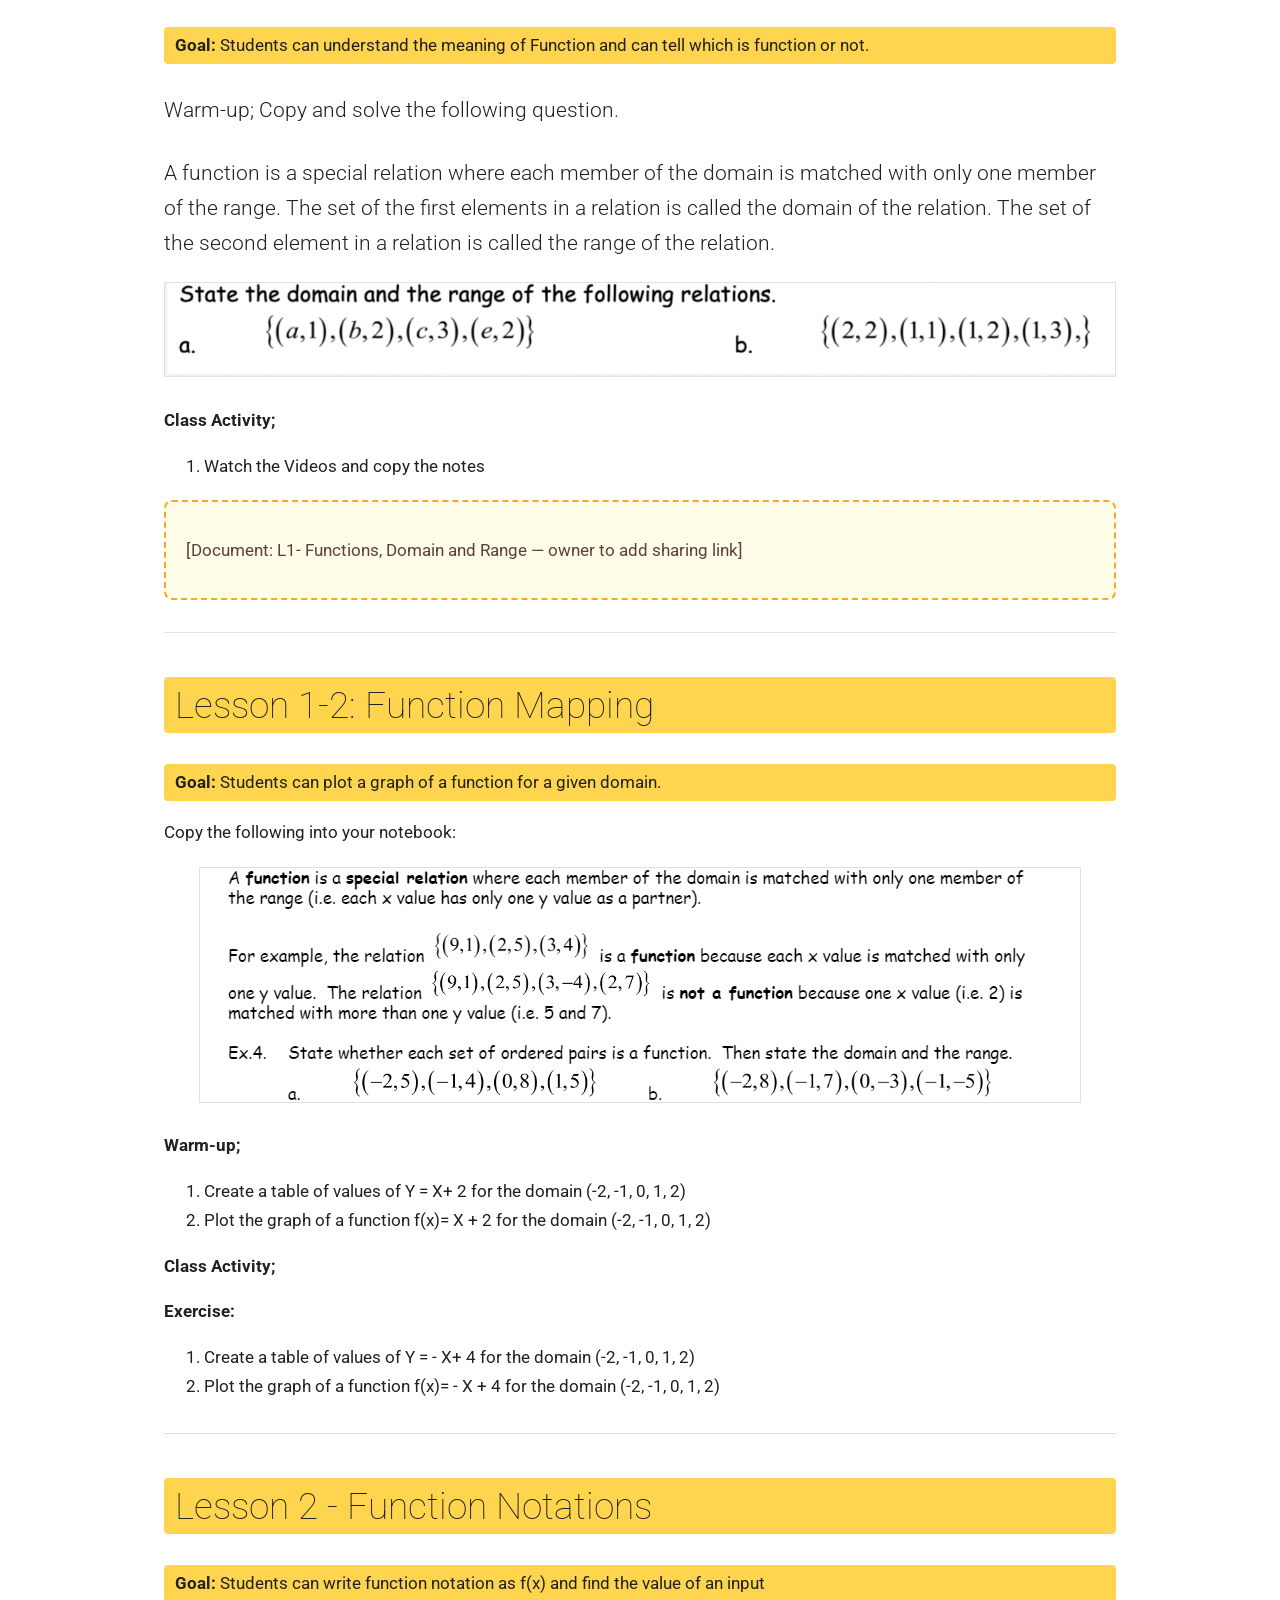
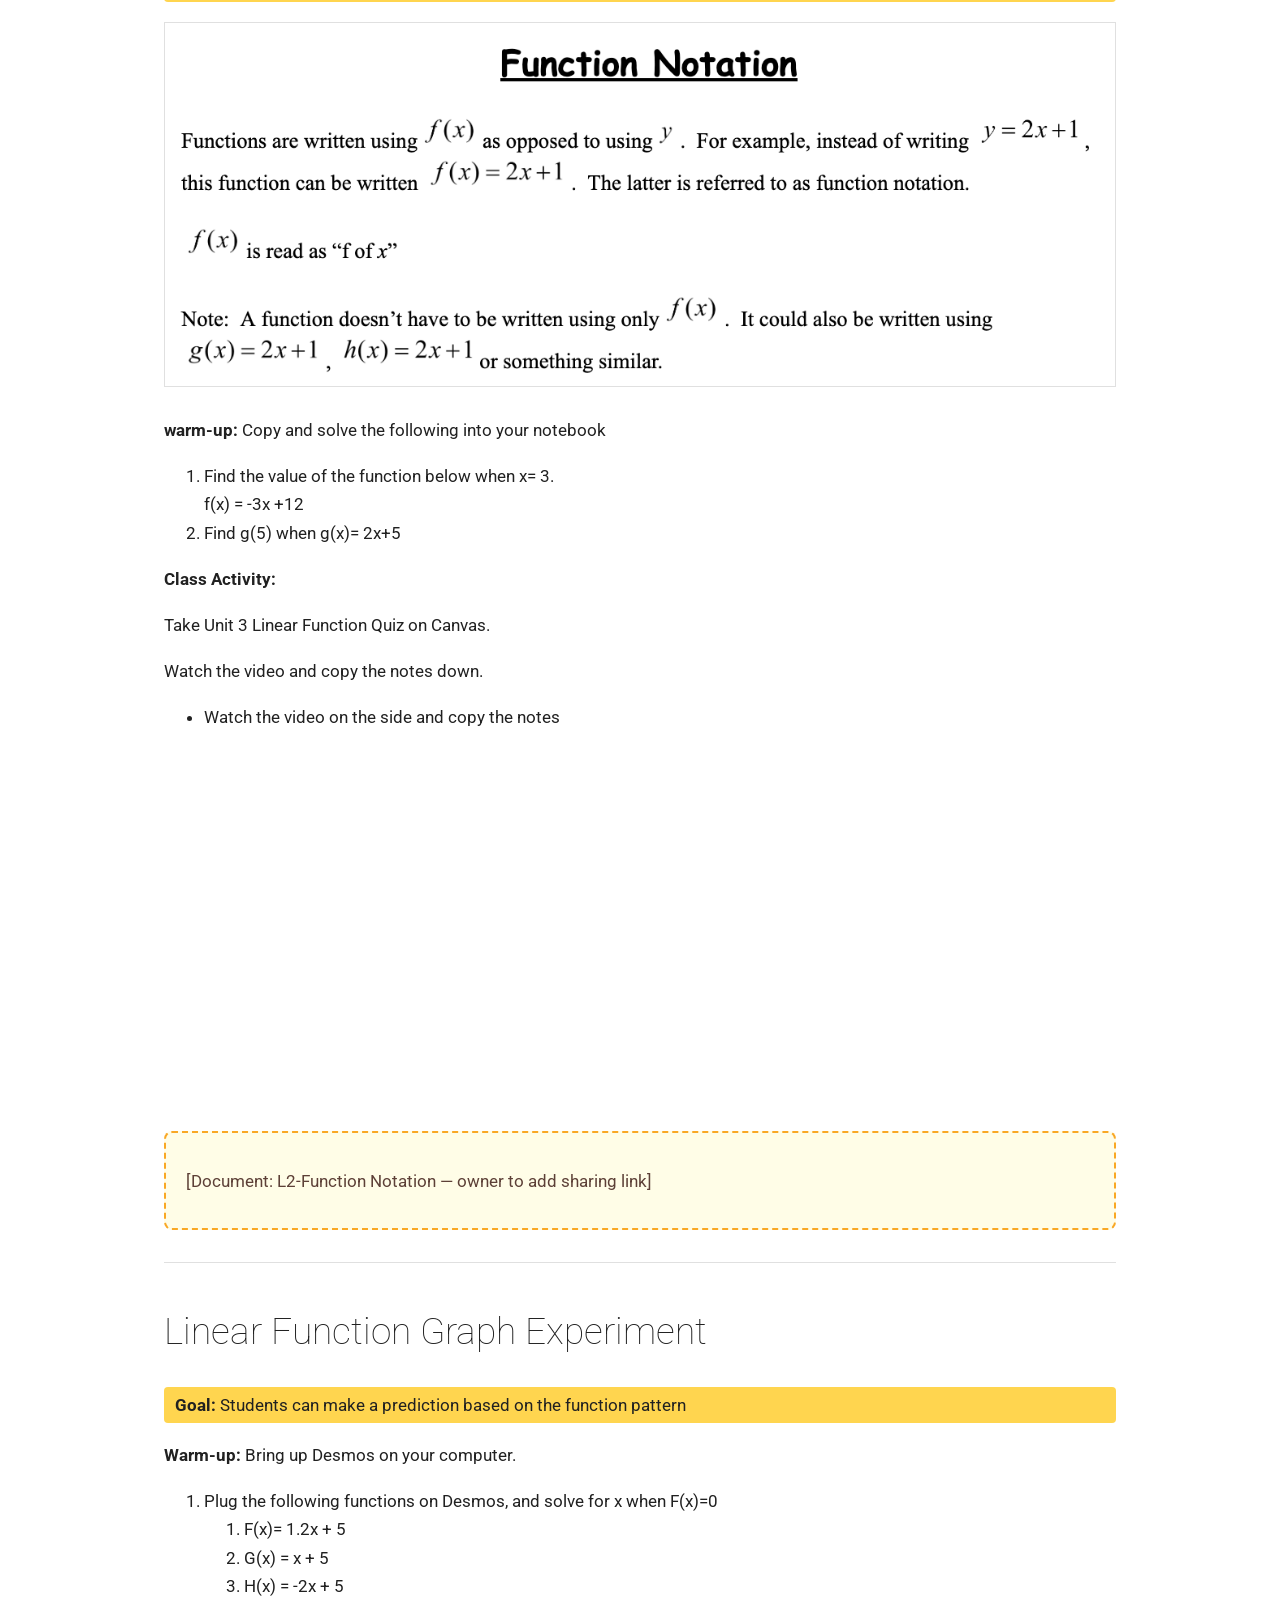
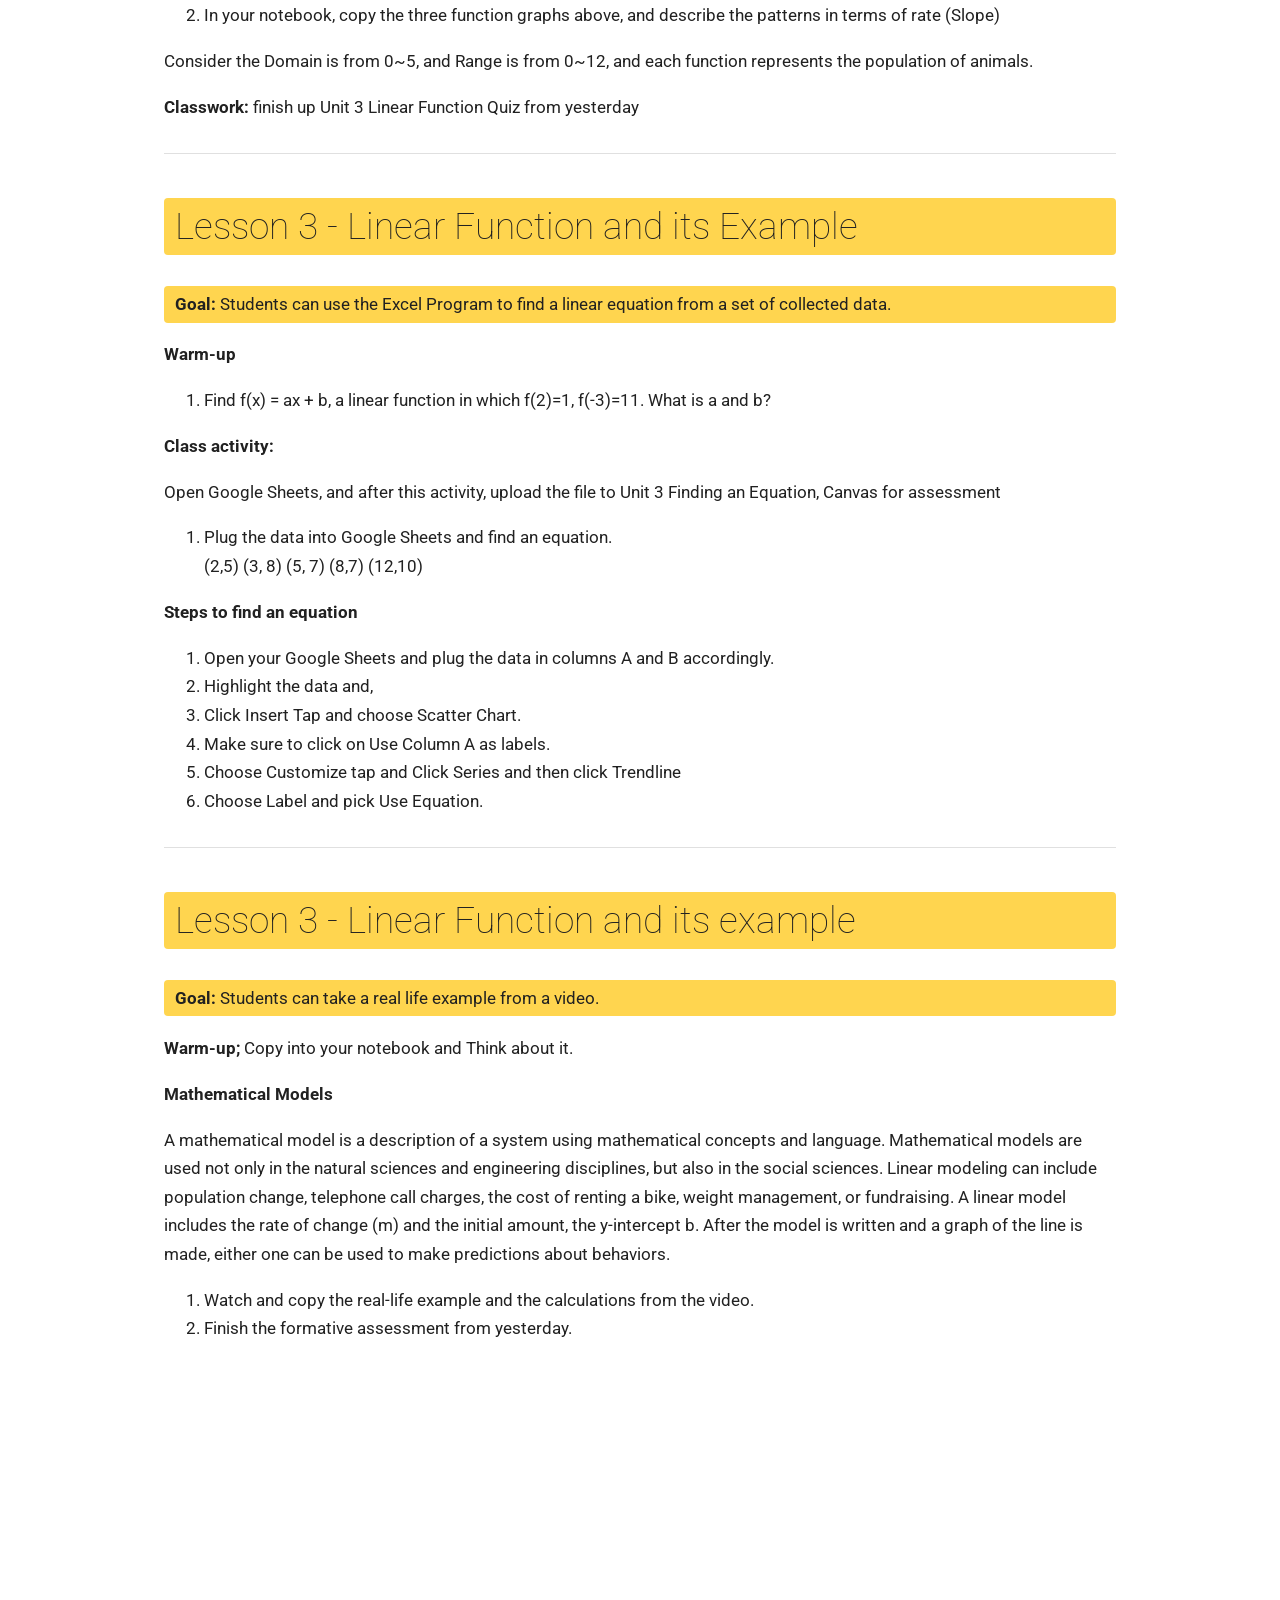
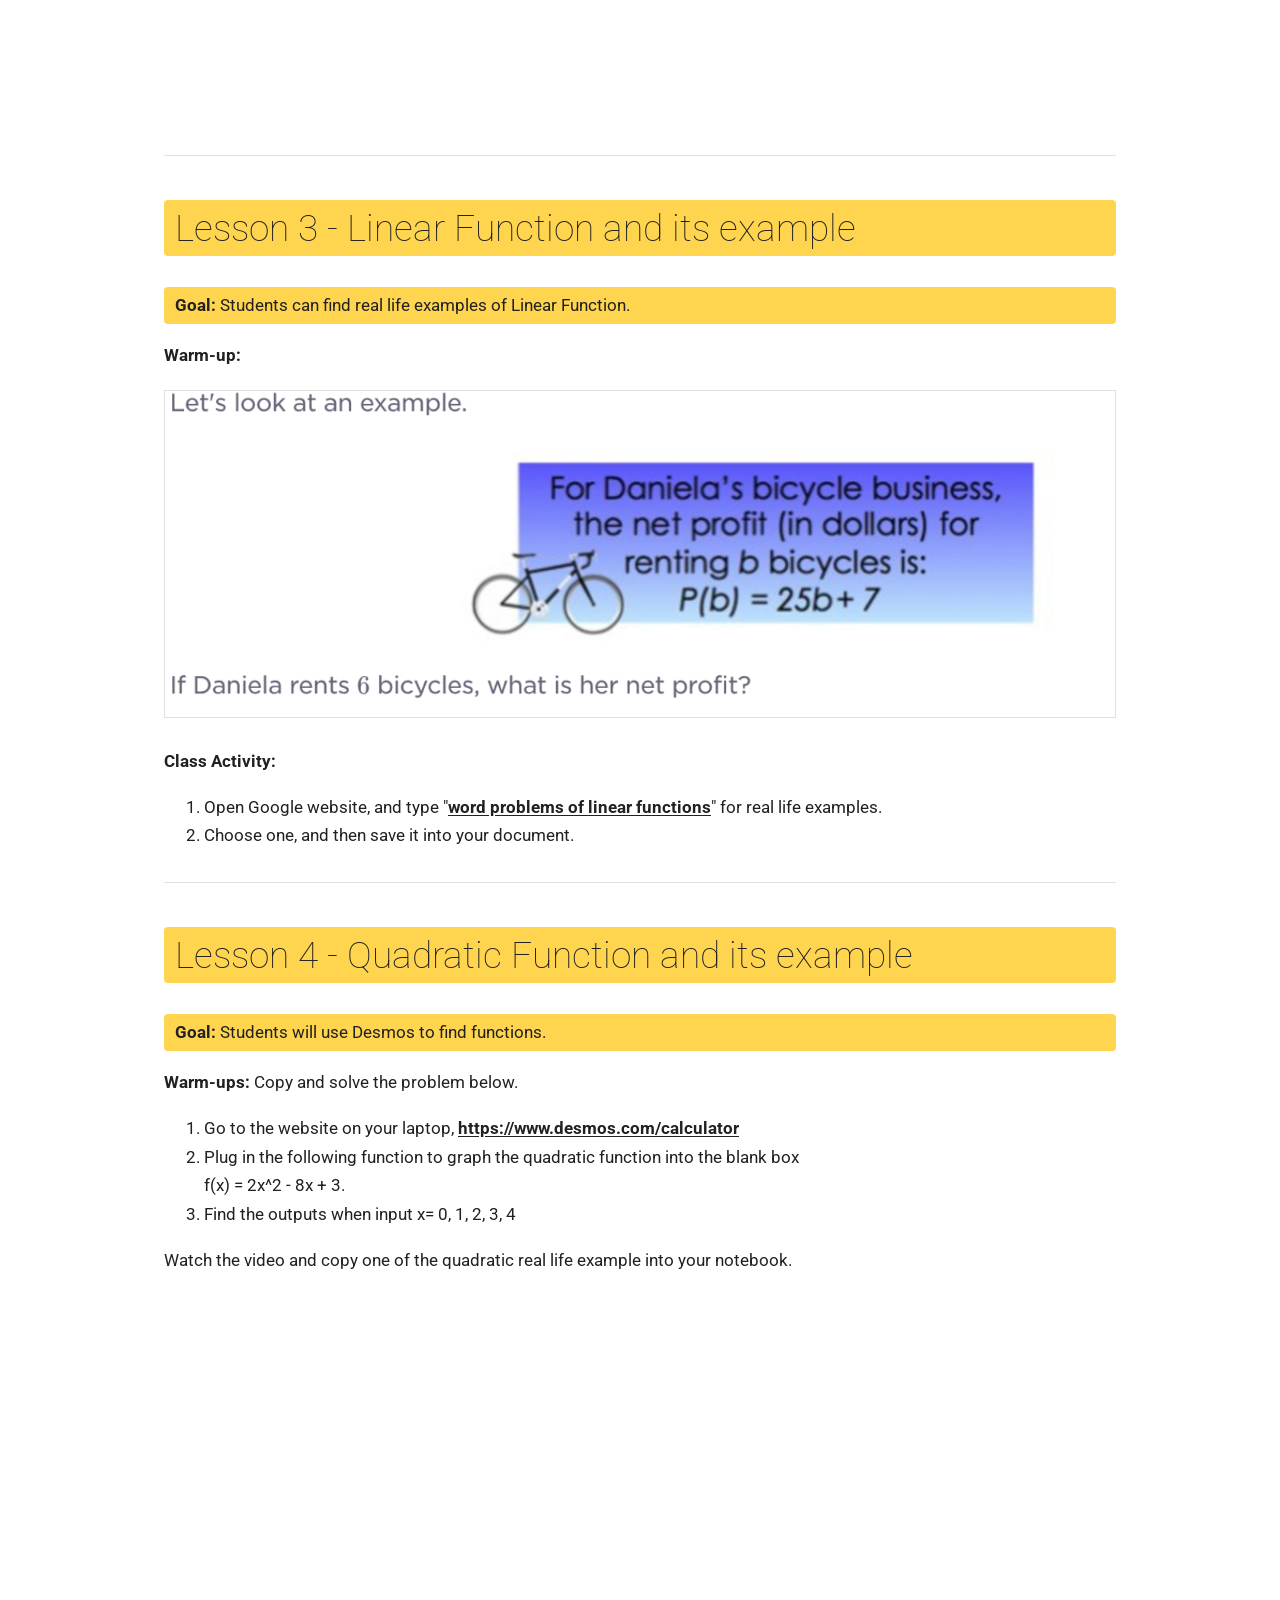
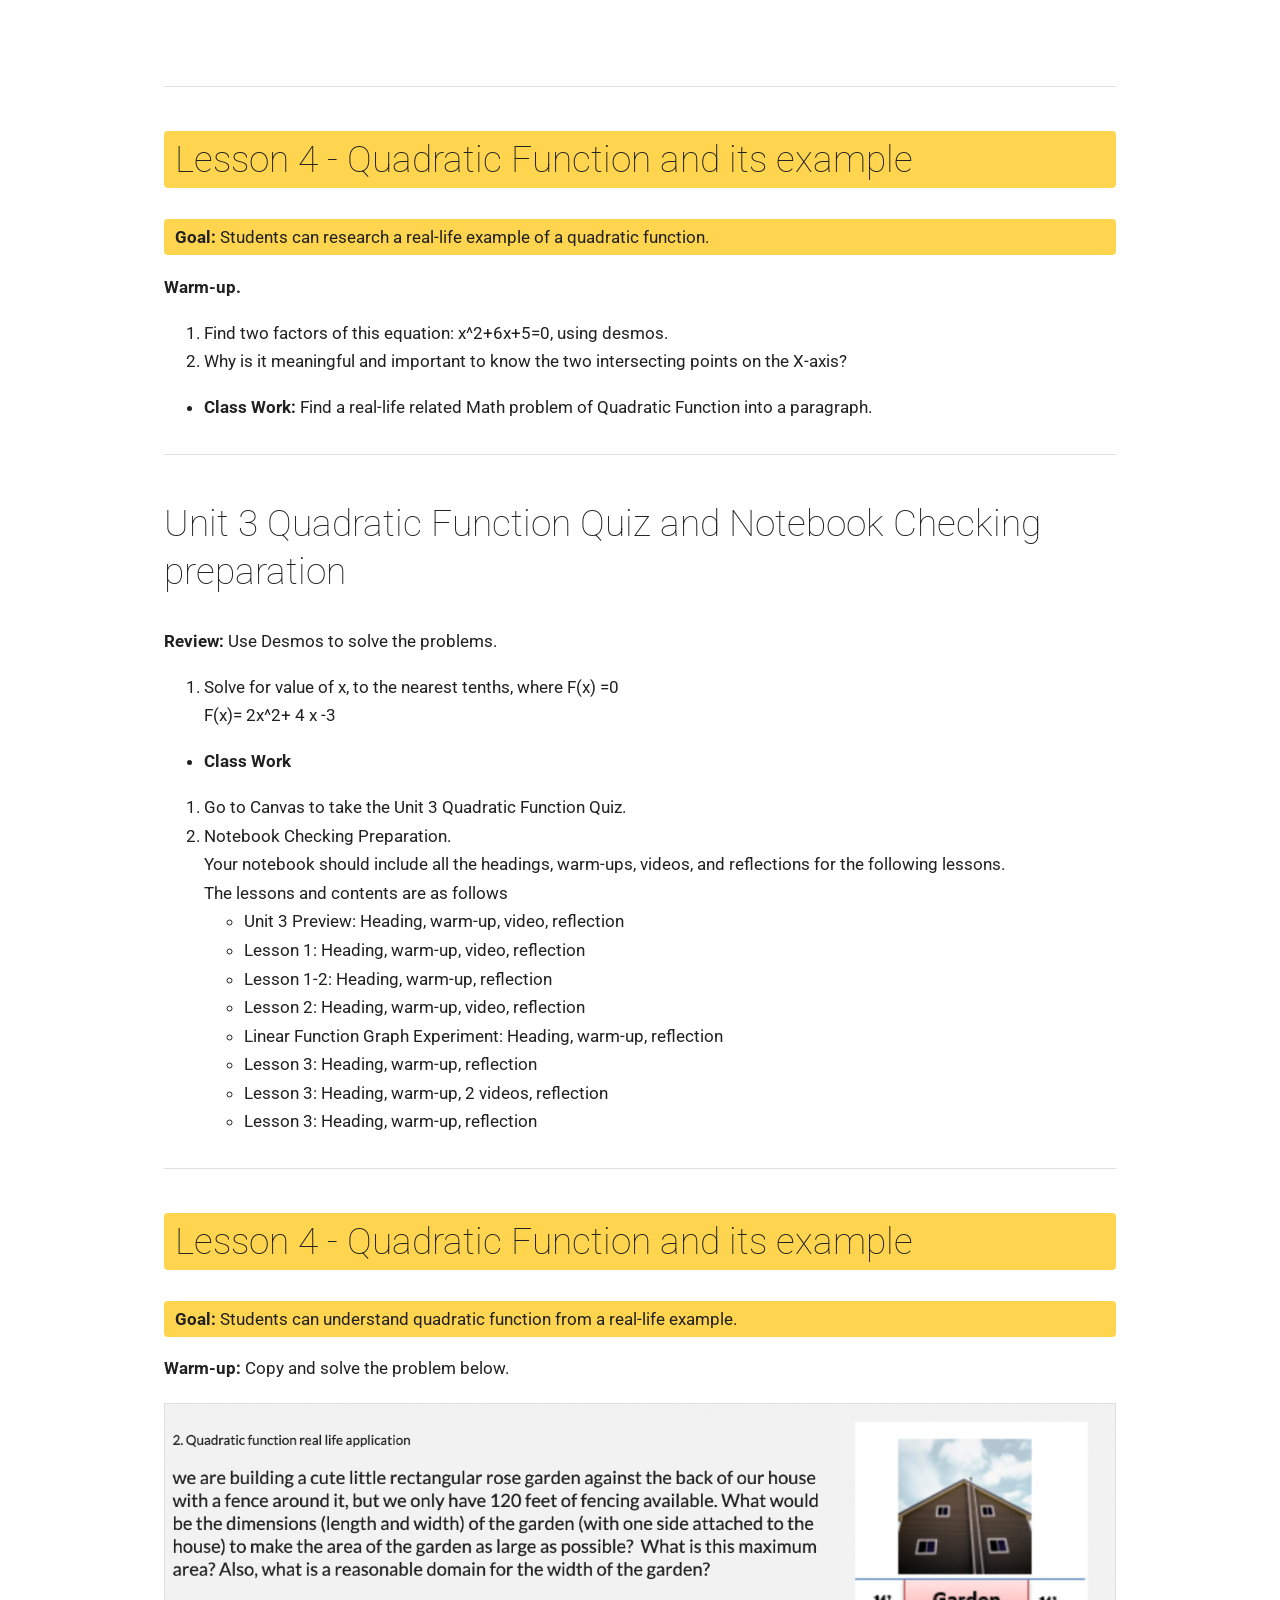
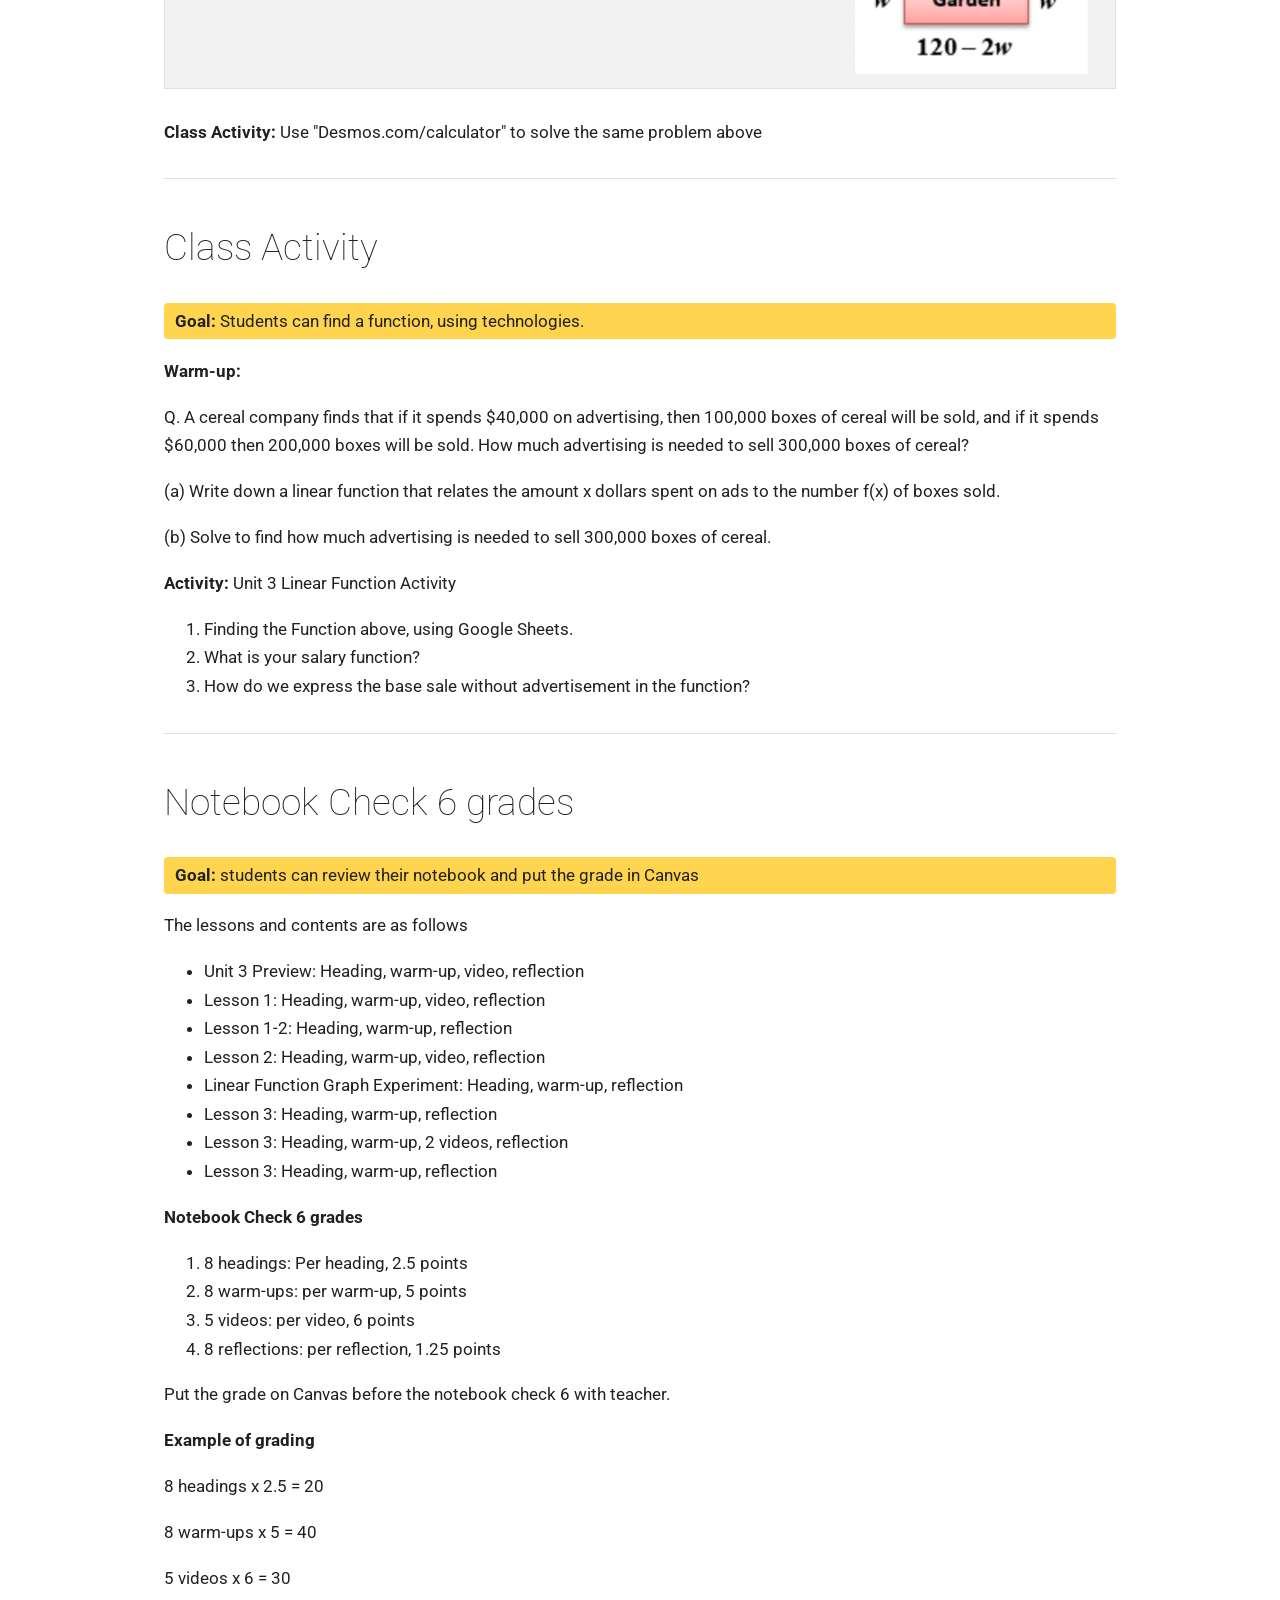
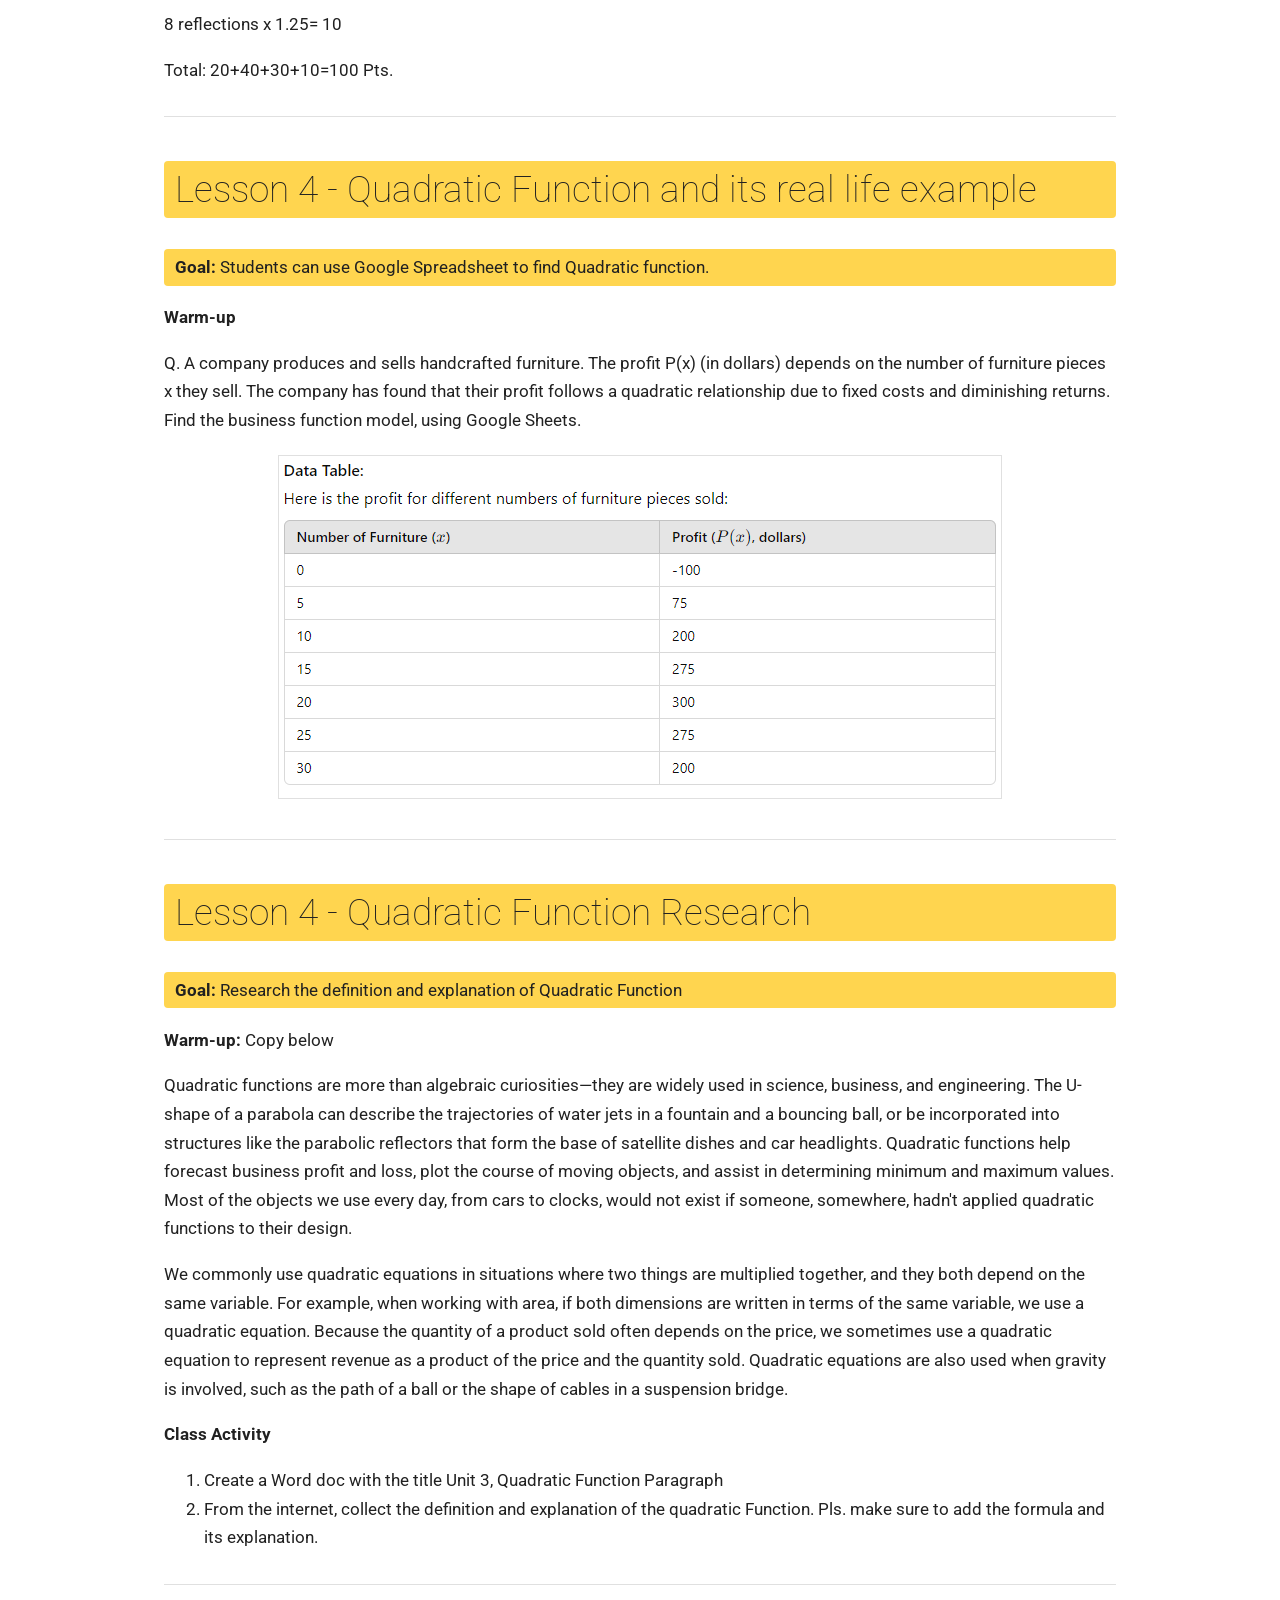
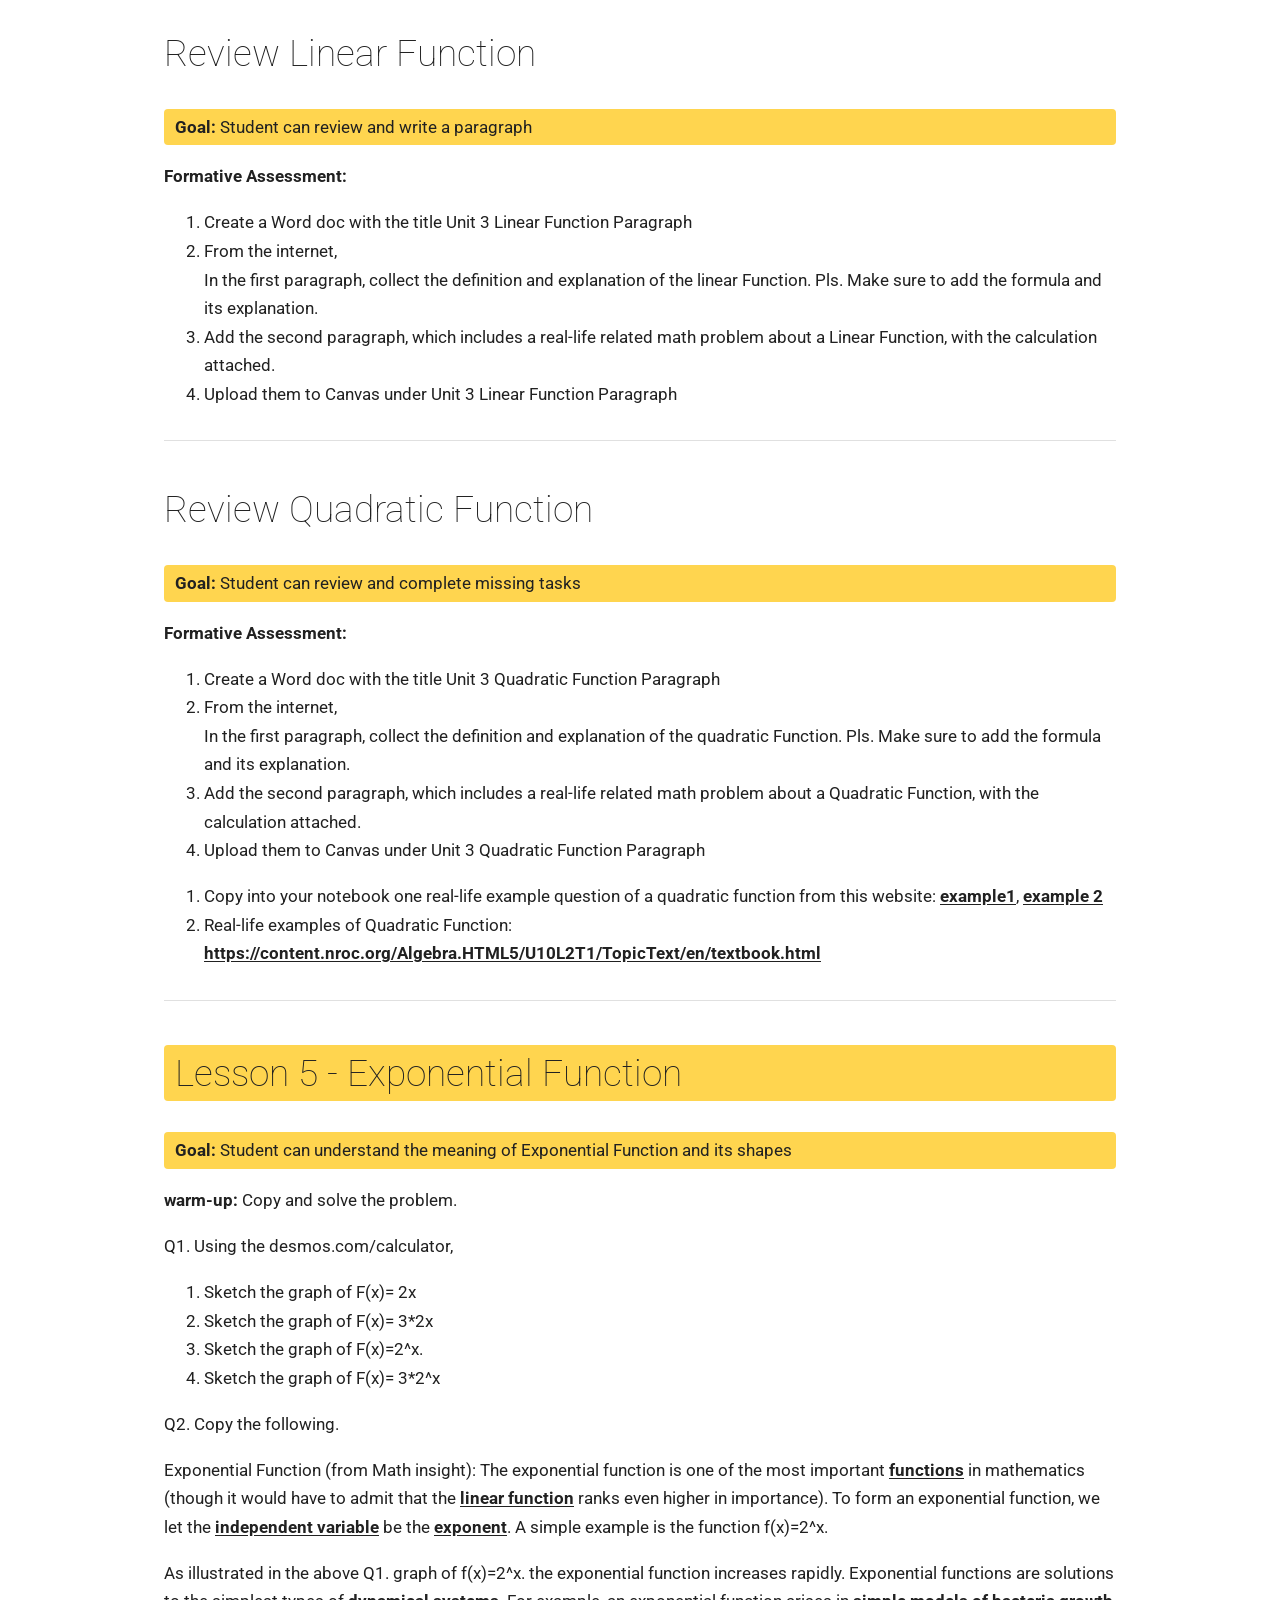
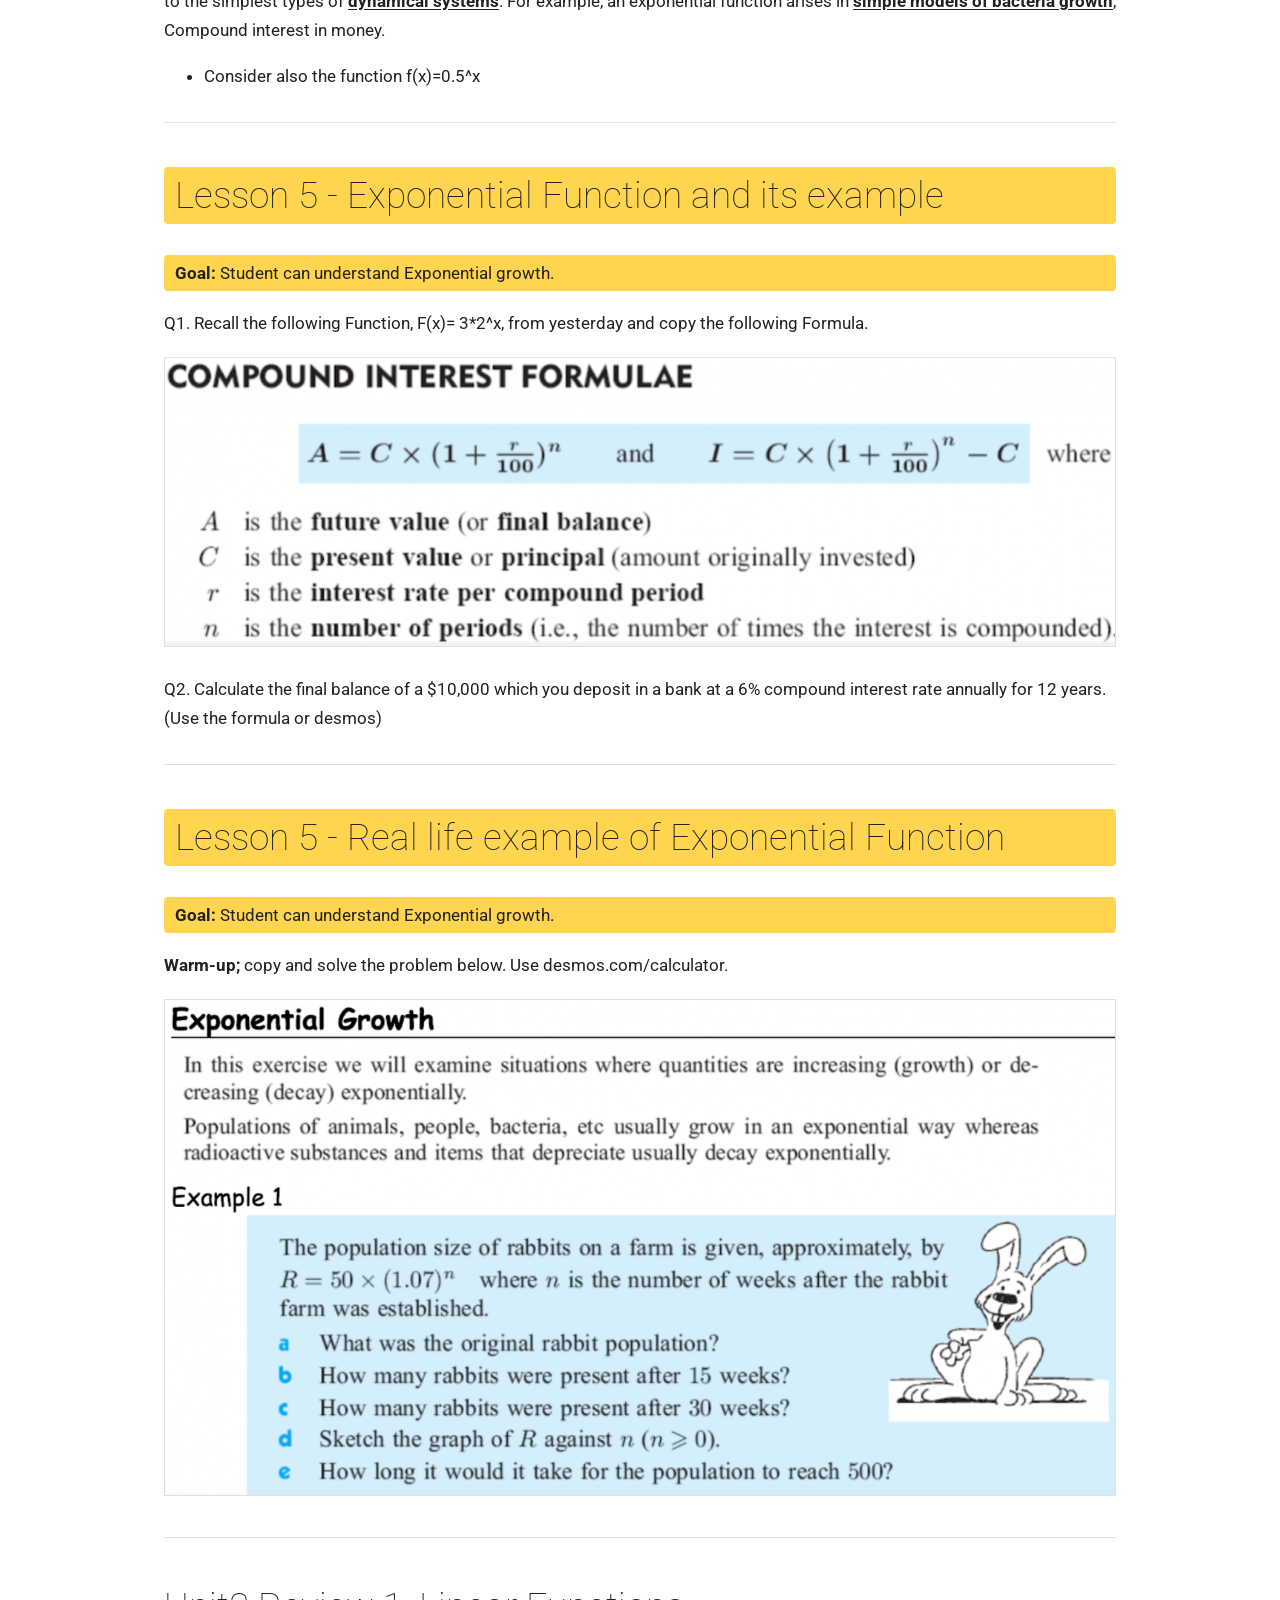
<file: unit-3-function-models-decision-making.html>
<!DOCTYPE html>
<html lang="en">
<head>
<meta charset="utf-8">
<meta name="viewport" content="width=device-width, initial-scale=1">
<title>Unit 3: Function Models &amp; Decision Making — AMDM 26~27</title>
<link rel="stylesheet" href="styles.css?v=3">
</head>
<body>
<a class="skip-link" href="#main">Skip to main content</a>
<header class="site-header">
  <p class="site-title"><a href="index.html">AMDM 26~27</a></p>
  <nav class="site-nav" aria-label="Site">
    <ul>
      <li><a href="index.html">Home</a></li>
      <li><a href="welcome-20262027.html">Welcome, 2026~2027</a></li>
      <li><a href="course-introduction.html">Course Introduction</a></li>
      <li><a href="course-outline-and-math-policies.html">Course Outline &amp; Math Policies</a></li>
      <li><a href="questioning-and-prompting-skills.html">Questioning &amp; Prompting Skills</a></li>
      <li><a href="rubrics-with-sample-writing.html">Rubrics &amp; Sample Writing</a></li>
      <li><a href="math-projects.html">Math Projects</a></li>
      <li><a href="unit-1-number-and-operations.html">Unit 1: Number &amp; Operations</a></li>
      <li><a href="unit-2-geometric-ratios.html">Unit 2: Geometric Ratios</a></li>
      <li><a href="unit-3-function-models-decision-making.html" aria-current="page">Unit 3: Function Models &amp; Decision Making</a></li>
      <li><a href="unit-4-probability.html">Unit 4: Probability</a></li>
      <li><a href="unit-5-statistics.html">Unit 5: Statistics</a></li>
      <li><a href="unit-6-finance.html">Unit 6: Finance</a></li>
      <li><a href="unit-7-networks-and-graphs.html">Unit 7: Networks &amp; Graphs</a></li>
    </ul>
  </nav>
</header>
<div class="page-banner">
  <h1>Unit 3: Function Models &amp; Decision Making</h1>
</div>
<main id="main">
  

  <p><strong>Contents</strong></p>
  <ol>
    <li>Functions</li>
    <li>Function Notation, Mapping &amp; Graphs.</li>
    <li>Linear Function and its examples</li>
    <li>Quadratic Function and its examples</li>
    <li>Exponential Functions and their graphs.</li>
    <li>Exponential Growth &amp; Decay</li>
  </ol>

  <div class="lesson">
  <h2>Unit 3 Preview</h2>
  <p class="hl"><strong>Goal:</strong> Students can preview Unit 3 and understand the meaning of Functions</p>
  <p><strong>Warm-up</strong></p>
  <p>Watch the video and answer the following questions</p>
  <ol>
    <li>Find what a function is and write it in your notebook</li>
    <li>Why are functions useful?</li>
  </ol>
  <div class="video">
    <iframe src="https://www.youtube-nocookie.com/embed/NXMVraoAoWg" title="What is a function video" loading="lazy" allow="accelerometer; autoplay; clipboard-write; encrypted-media; gyroscope; picture-in-picture" allowfullscreen></iframe>
  </div>
  <p><strong>Classwork:</strong></p>
  <ol>
    <li>Finish up the Summative test 2.</li>
    <li>Finish up the Notebook Check 5</li>
  </ol>
  </div>

  <div class="lesson">
  <h2 class="hl">Lesson 1 - Function</h2>
  <p class="hl"><strong>Goal:</strong> Students can understand the meaning of Function and can tell which is function or not.</p>
  <h3>Warm-up; Copy and solve the following question.</h3>
  <h3>A function is a special relation where each member of the domain is matched with only one member of the range. The set of the first elements in a relation is called the domain of the relation. The set of the second element in a relation is called the range of the relation.</h3>
  <figure><img src="images/u3-01.png" alt="Function domain and range illustration" loading="lazy"></figure>
  <p><strong>Class Activity;</strong></p>
  <ol>
    <li>Watch the Videos and copy the notes</li>
  </ol>
  <div class="doc-placeholder" role="note"><p>[Document: L1- Functions, Domain and Range — owner to add sharing link]</p></div>
  </div>

  <div class="lesson">
  <h2 class="hl">Lesson 1-2: Function Mapping</h2>
  <p class="hl"><strong>Goal:</strong> Students can plot a graph of a function for a given domain.</p>
  <p>Copy the following into your notebook:</p>
  <figure><img src="images/u3-02.png" alt="Function mapping notes illustration" loading="lazy"></figure>
  <p><strong>Warm-up;</strong></p>
  <ol>
    <li>Create a table of values of Y = X+ 2 for the domain (-2, -1, 0, 1, 2)</li>
    <li>Plot the graph of a function f(x)= X + 2 for the domain (-2, -1, 0, 1, 2)</li>
  </ol>
  <p><strong>Class Activity;</strong></p>
  <p><strong>Exercise:</strong></p>
  <ol>
    <li>Create a table of values of Y = - X+ 4 for the domain (-2, -1, 0, 1, 2)</li>
    <li>Plot the graph of a function f(x)= - X + 4 for the domain (-2, -1, 0, 1, 2)</li>
  </ol>
  </div>

  <div class="lesson">
  <h2 class="hl">Lesson 2 - Function Notations</h2>
  <p class="hl"><strong>Goal:</strong> Students can write function notation as f(x) and find the value of an input</p>
  <figure><img src="images/u3-03.png" alt="Function notation notes illustration" loading="lazy"></figure>
  <p><strong>warm-up:</strong> Copy and solve the following into your notebook</p>
  <ol>
    <li>Find the value of the function below when x= 3.<br>f(x) = -3x +12</li>
    <li>Find g(5) when g(x)= 2x+5</li>
  </ol>
  <p><strong>Class Activity:</strong></p>
  <p>Take Unit 3 Linear Function Quiz on Canvas.</p>
  <p>Watch the video and copy the notes down.</p>
  <ul>
    <li>Watch the video on the side and copy the notes
      <div class="video">
        <iframe src="https://www.youtube-nocookie.com/embed/sjIvUz7T0zY" title="Function notation video" loading="lazy" allow="accelerometer; autoplay; clipboard-write; encrypted-media; gyroscope; picture-in-picture" allowfullscreen></iframe>
      </div>
    </li>
  </ul>
  <div class="doc-placeholder" role="note"><p>[Document: L2-Function Notation — owner to add sharing link]</p></div>
  </div>

  <div class="lesson">
  <h2>Linear Function Graph Experiment</h2>
  <p class="hl"><strong>Goal:</strong> Students can make a prediction based on the function pattern</p>
  <p><strong>Warm-up:</strong> Bring up Desmos on your computer.</p>
  <ol>
    <li>Plug the following functions on Desmos, and solve for x when F(x)=0
      <ol>
        <li>F(x)= 1.2x + 5</li>
        <li>G(x) = x + 5</li>
        <li>H(x) = -2x + 5</li>
      </ol>
    </li>
    <li>In your notebook, copy the three function graphs above, and describe the patterns in terms of rate (Slope)</li>
  </ol>
  <p>Consider the Domain is from 0~5, and Range is from 0~12, and each function represents the population of animals.</p>
  <p><strong>Classwork:</strong> finish up Unit 3 Linear Function Quiz from yesterday</p>
  </div>

  <div class="lesson">
  <h2 class="hl">Lesson 3 - Linear Function and its Example</h2>
  <p class="hl"><strong>Goal:</strong> Students can use the Excel Program to find a linear equation from a set of collected data.</p>
  <p><strong>Warm-up</strong></p>
  <ol>
    <li>Find f(x) = ax + b, a linear function in which f(2)=1, f(-3)=11. What is a and b?</li>
  </ol>
  <p><strong>Class activity:</strong></p>
  <p>Open Google Sheets, and after this activity, upload the file to Unit 3 Finding an Equation, Canvas for assessment</p>
  <ol>
    <li>Plug the data into Google Sheets and find an equation.<br>(2,5) (3, 8) (5, 7) (8,7) (12,10)</li>
  </ol>
  <p><strong>Steps to find an equation</strong></p>
  <ol>
    <li>Open your Google Sheets and plug the data in columns A and B accordingly.</li>
    <li>Highlight the data and,</li>
    <li>Click Insert Tap and choose Scatter Chart.</li>
    <li>Make sure to click on Use Column A as labels.</li>
    <li>Choose Customize tap and Click Series and then click Trendline</li>
    <li>Choose Label and pick Use Equation.</li>
  </ol>
  </div>

  <div class="lesson">
  <h2 class="hl">Lesson 3 - Linear Function and its example</h2>
  <p class="hl"><strong>Goal:</strong> Students can take a real life example from a video.</p>
  <p><strong>Warm-up;</strong> Copy into your notebook and Think about it.</p>
  <p><strong>Mathematical Models</strong></p>
  <p>A mathematical model is a description of a system using mathematical concepts and language. Mathematical models are used not only in the natural sciences and engineering disciplines, but also in the social sciences. Linear modeling can include population change, telephone call charges, the cost of renting a bike, weight management, or fundraising. A linear model includes the rate of change (m) and the initial amount, the y-intercept b. After the model is written and a graph of the line is made, either one can be used to make predictions about behaviors.</p>
  <ol>
    <li>Watch and copy the real-life example and the calculations from the video.</li>
    <li>Finish the formative assessment from yesterday.</li>
  </ol>
  <div class="video">
    <iframe src="https://www.youtube-nocookie.com/embed/C-iEq79Em1s" title="Linear function real-life example video" loading="lazy" allow="accelerometer; autoplay; clipboard-write; encrypted-media; gyroscope; picture-in-picture" allowfullscreen></iframe>
  </div>
  </div>

  <div class="lesson">
  <h2 class="hl">Lesson 3 - Linear Function and its example</h2>
  <p class="hl"><strong>Goal:</strong> Students can find real life examples of Linear Function.</p>
  <p><strong>Warm-up:</strong></p>
  <figure><img src="images/u3-04.png" alt="Linear function warm-up illustration" loading="lazy"></figure>
  <p><strong>Class Activity:</strong></p>
  <ol>
    <li>Open Google website, and type "<a href="https://www.superprof.co.uk">word problems of linear functions</a>" for real life examples.</li>
    <li>Choose one, and then save it into your document.</li>
  </ol>
  </div>

  <div class="lesson">
  <h2 class="hl">Lesson 4 - Quadratic Function and its example</h2>
  <p class="hl"><strong>Goal:</strong> Students will use Desmos to find functions.</p>
  <p><strong>Warm-ups:</strong> Copy and solve the problem below.</p>
  <ol>
    <li>Go to the website on your laptop, <a href="https://www.desmos.com/calculator">https://www.desmos.com/calculator</a></li>
    <li>Plug in the following function to graph the quadratic function into the blank box<br>f(x) = 2x^2 - 8x + 3.</li>
    <li>Find the outputs when input x= 0, 1, 2, 3, 4</li>
  </ol>
  <p>Watch the video and copy one of the quadratic real life example into your notebook.</p>
  <div class="video">
    <iframe src="https://www.youtube-nocookie.com/embed/Gytu2rI8_lI" title="Quadratic function real-life example video" loading="lazy" allow="accelerometer; autoplay; clipboard-write; encrypted-media; gyroscope; picture-in-picture" allowfullscreen></iframe>
  </div>
  </div>

  <div class="lesson">
  <h2 class="hl">Lesson 4 - Quadratic Function and its example</h2>
  <p class="hl"><strong>Goal:</strong> Students can research a real-life example of a quadratic function.</p>
  <p><strong>Warm-up.</strong></p>
  <ol>
    <li>Find two factors of this equation: x^2+6x+5=0, using desmos.</li>
    <li>Why is it meaningful and important to know the two intersecting points on the X-axis?</li>
  </ol>
  <ul>
    <li><strong>Class Work:</strong> Find a real-life related Math problem of Quadratic Function into a paragraph.</li>
  </ul>
  </div>

  <div class="lesson">
  <h2>Unit 3 Quadratic Function Quiz and Notebook Checking preparation</h2>
  <p><strong>Review:</strong> Use Desmos to solve the problems.</p>
  <ol>
    <li>Solve for value of x, to the nearest tenths, where F(x) =0<br>F(x)= 2x^2+ 4 x -3</li>
  </ol>
  <ul>
    <li><strong>Class Work</strong></li>
  </ul>
  <ol>
    <li>Go to Canvas to take the Unit 3 Quadratic Function Quiz.</li>
    <li>Notebook Checking Preparation.<br>Your notebook should include all the headings, warm-ups, videos, and reflections for the following lessons.<br>The lessons and contents are as follows
      <ul>
        <li>Unit 3 Preview: Heading, warm-up, video, reflection</li>
        <li>Lesson 1: Heading, warm-up, video, reflection</li>
        <li>Lesson 1-2: Heading, warm-up, reflection</li>
        <li>Lesson 2: Heading, warm-up, video, reflection</li>
        <li>Linear Function Graph Experiment: Heading, warm-up, reflection</li>
        <li>Lesson 3: Heading, warm-up, reflection</li>
        <li>Lesson 3: Heading, warm-up, 2 videos, reflection</li>
        <li>Lesson 3: Heading, warm-up, reflection</li>
      </ul>
    </li>
  </ol>
  </div>

  <div class="lesson">
  <h2 class="hl">Lesson 4 - Quadratic Function and its example</h2>
  <p class="hl"><strong>Goal:</strong> Students can understand quadratic function from a real-life example.</p>
  <p><strong>Warm-up:</strong> Copy and solve the problem below.</p>
  <figure><img src="images/u3-05.png" alt="Quadratic function warm-up problem" loading="lazy"></figure>
  <p><strong>Class Activity:</strong> Use "Desmos.com/calculator" to solve the same problem above</p>
  </div>

  <div class="lesson">
  <h2>Class Activity</h2>
  <p class="hl"><strong>Goal:</strong> Students can find a function, using technologies.</p>
  <p><strong>Warm-up:</strong></p>
  <p>Q. A cereal company finds that if it spends $40,000 on advertising, then 100,000 boxes of cereal will be sold, and if it spends $60,000 then 200,000 boxes will be sold. How much advertising is needed to sell 300,000 boxes of cereal?</p>
  <p>(a) Write down a linear function that relates the amount x dollars spent on ads to the number f(x) of boxes sold.</p>
  <p>(b) Solve to find how much advertising is needed to sell 300,000 boxes of cereal.</p>
  <p><strong>Activity:</strong> Unit 3 Linear Function Activity</p>
  <ol>
    <li>Finding the Function above, using Google Sheets.</li>
    <li>What is your salary function?</li>
    <li>How do we express the base sale without advertisement in the function?</li>
  </ol>
  </div>

  <div class="lesson">
  <h2>Notebook Check 6 grades</h2>
  <p class="hl"><strong>Goal:</strong> students can review their notebook and put the grade in Canvas</p>
  <p>The lessons and contents are as follows</p>
  <ul>
    <li>Unit 3 Preview: Heading, warm-up, video, reflection</li>
    <li>Lesson 1: Heading, warm-up, video, reflection</li>
    <li>Lesson 1-2: Heading, warm-up, reflection</li>
    <li>Lesson 2: Heading, warm-up, video, reflection</li>
    <li>Linear Function Graph Experiment: Heading, warm-up, reflection</li>
    <li>Lesson 3: Heading, warm-up, reflection</li>
    <li>Lesson 3: Heading, warm-up, 2 videos, reflection</li>
    <li>Lesson 3: Heading, warm-up, reflection</li>
  </ul>
  <p><strong>Notebook Check 6 grades</strong></p>
  <ol>
    <li>8 headings: Per heading, 2.5 points</li>
    <li>8 warm-ups: per warm-up, 5 points</li>
    <li>5 videos: per video, 6 points</li>
    <li>8 reflections: per reflection, 1.25 points</li>
  </ol>
  <p>Put the grade on Canvas before the notebook check 6 with teacher.</p>
  <p><strong>Example of grading</strong></p>
  <p>8 headings x 2.5 = 20</p>
  <p>8 warm-ups x 5 = 40</p>
  <p>5 videos x 6 = 30</p>
  <p>8 reflections x 1.25= 10</p>
  <p>Total: 20+40+30+10=100 Pts.</p>
  </div>

  <div class="lesson">
  <h2 class="hl">Lesson 4 - Quadratic Function and its real life example</h2>
  <p class="hl"><strong>Goal:</strong> Students can use Google Spreadsheet to find Quadratic function.</p>
  <p><strong>Warm-up</strong></p>
  <p>Q. A company produces and sells handcrafted furniture. The profit P(x) (in dollars) depends on the number of furniture pieces x they sell. The company has found that their profit follows a quadratic relationship due to fixed costs and diminishing returns. Find the business function model, using Google Sheets.</p>
  <figure><img src="images/u3-06.png" alt="Quadratic profit model warm-up illustration" loading="lazy"></figure>
  </div>

  <div class="lesson">
  <h2 class="hl">Lesson 4 - Quadratic Function Research</h2>
  <p class="hl"><strong>Goal:</strong> Research the definition and explanation of Quadratic Function</p>
  <p><strong>Warm-up:</strong> Copy below</p>
  <p>Quadratic functions are more than algebraic curiosities—they are widely used in science, business, and engineering. The U-shape of a parabola can describe the trajectories of water jets in a fountain and a bouncing ball, or be incorporated into structures like the parabolic reflectors that form the base of satellite dishes and car headlights. Quadratic functions help forecast business profit and loss, plot the course of moving objects, and assist in determining minimum and maximum values. Most of the objects we use every day, from cars to clocks, would not exist if someone, somewhere, hadn't applied quadratic functions to their design.</p>
  <p>We commonly use quadratic equations in situations where two things are multiplied together, and they both depend on the same variable. For example, when working with area, if both dimensions are written in terms of the same variable, we use a quadratic equation. Because the quantity of a product sold often depends on the price, we sometimes use a quadratic equation to represent revenue as a product of the price and the quantity sold. Quadratic equations are also used when gravity is involved, such as the path of a ball or the shape of cables in a suspension bridge.</p>
  <p><strong>Class Activity</strong></p>
  <ol>
    <li>Create a Word doc with the title Unit 3, Quadratic Function Paragraph</li>
    <li>From the internet, collect the definition and explanation of the quadratic Function. Pls. make sure to add the formula and its explanation.</li>
  </ol>
  </div>

  <div class="lesson">
  <h2>Review Linear Function</h2>
  <p class="hl"><strong>Goal:</strong> Student can review and write a paragraph</p>
  <p><strong>Formative Assessment:</strong></p>
  <ol>
    <li>Create a Word doc with the title Unit 3 Linear Function Paragraph</li>
    <li>From the internet,<br>In the first paragraph, collect the definition and explanation of the linear Function. Pls. Make sure to add the formula and its explanation.</li>
    <li>Add the second paragraph, which includes a real-life related math problem about a Linear Function, with the calculation attached.</li>
    <li>Upload them to Canvas under Unit 3 Linear Function Paragraph</li>
  </ol>
  </div>

  <div class="lesson">
  <h2>Review Quadratic Function</h2>
  <p class="hl"><strong>Goal:</strong> Student can review and complete missing tasks</p>
  <p><strong>Formative Assessment:</strong></p>
  <ol>
    <li>Create a Word doc with the title Unit 3 Quadratic Function Paragraph</li>
    <li>From the internet,<br>In the first paragraph, collect the definition and explanation of the quadratic Function. Pls. Make sure to add the formula and its explanation.</li>
    <li>Add the second paragraph, which includes a real-life related math problem about a Quadratic Function, with the calculation attached.</li>
    <li>Upload them to Canvas under Unit 3 Quadratic Function Paragraph</li>
  </ol>
  <ol>
    <li>Copy into your notebook one real-life example question of a quadratic function from this website: <a href="https://www.google.com">example1</a>, <a href="https://www.mathsisfun.com">example 2</a></li>
    <li>Real-life examples of Quadratic Function: <a href="https://content.nroc.org/Algebra.HTML5/U10L2T1/TopicText/en/textbook.html">https://content.nroc.org/Algebra.HTML5/U10L2T1/TopicText/en/textbook.html</a></li>
  </ol>
  </div>

  <div class="lesson">
  <h2 class="hl">Lesson 5 - Exponential Function</h2>
  <p class="hl"><strong>Goal:</strong> Student can understand the meaning of Exponential Function and its shapes</p>
  <p><strong>warm-up:</strong> Copy and solve the problem.</p>
  <p>Q1. Using the desmos.com/calculator,</p>
  <ol>
    <li>Sketch the graph of F(x)= 2x</li>
    <li>Sketch the graph of F(x)= 3*2x</li>
    <li>Sketch the graph of F(x)=2^x.</li>
    <li>Sketch the graph of F(x)= 3*2^x</li>
  </ol>
  <p>Q2. Copy the following.</p>
  <p>Exponential Function (from Math insight): The exponential function is one of the most important <a href="https://mathinsight.org">functions</a> in mathematics (though it would have to admit that the <a href="https://mathinsight.org">linear function</a> ranks even higher in importance). To form an exponential function, we let the <a href="https://mathinsight.org">independent variable</a> be the <a href="https://mathinsight.org">exponent</a>. A simple example is the function f(x)=2^x.</p>
  <p>As illustrated in the above Q1. graph of f(x)=2^x. the exponential function increases rapidly. Exponential functions are solutions to the simplest types of <a href="https://mathinsight.org">dynamical systems</a>. For example, an exponential function arises in <a href="https://mathinsight.org">simple models of bacteria growth</a>, Compound interest in money.</p>
  <ul>
    <li>Consider also the function f(x)=0.5^x</li>
  </ul>
  </div>

  <div class="lesson">
  <h2 class="hl">Lesson 5 - Exponential Function and its example</h2>
  <p class="hl"><strong>Goal:</strong> Student can understand Exponential growth.</p>
  <p>Q1. Recall the following Function, F(x)= 3*2^x, from yesterday and copy the following Formula.</p>
  <figure><img src="images/u3-07.png" alt="Exponential growth formula illustration" loading="lazy"></figure>
  <p>Q2. Calculate the final balance of a $10,000 which you deposit in a bank at a 6% compound interest rate annually for 12 years. (Use the formula or desmos)</p>
  </div>

  <div class="lesson">
  <h2 class="hl">Lesson 5 - Real life example of Exponential Function</h2>
  <p class="hl"><strong>Goal:</strong> Student can understand Exponential growth.</p>
  <p><strong>Warm-up;</strong> copy and solve the problem below. Use desmos.com/calculator.</p>
  <figure><img src="images/u3-08.png" alt="Exponential function real-life example warm-up" loading="lazy"></figure>
  </div>

  <div class="lesson">
  <h2>Unit3 Review 1: Linear Functions</h2>
  <p class="hl"><strong>Goal:</strong> students can review what Linear function is and how it is used in a real-life situation.</p>
  <p><strong>Warm-up:</strong> Copy and solve</p>
  <p><strong>Problem: Cost Function for Producing Widgets</strong></p>
  <p>A small company produces custom widgets. The factory's fixed costs (like rent, machinery, etc.) are $5000 per month. Due to material and labor costs, each widget costs an additional $5 to produce.</p>
  <p>Q1. Let's say the company wants to know the total cost if they produce 200 widgets.</p>
  <p>If the company sells each widget for $15, how many widgets must they sell to cover all costs without making a profit or loss?</p>
  <p>Q2. Let's denote the selling price per widget as SP = $15.</p>
  <p>Revenue (R) from selling x widgets would be:</p>
  <p>Q3. What is the break-even point for profit?</p>
  </div>

  <div class="lesson">
  <h2>Unit3 Review 2: Quadratic Functions</h2>
  <p class="hl"><strong>Goal:</strong> students can review what Quadratic function is and how it is used in a real-life situation.</p>
  <p><strong>Warm-up:</strong> Copy and solve</p>
  <figure><img src="images/u3-09.png" alt="Quadratic function review warm-up illustration" loading="lazy"></figure>
  <p>Q1. when t=1, how high is the ball?</p>
  <p>Q2. when is it that the ball is the highest from the ground?</p>
  <p>Q3. When is it that the ball hits the ground?</p>
  </div>

  <div class="lesson">
  <h2>Unit3 Review 3: Exponential Functions</h2>
  <p class="hl"><strong>Goal:</strong> students can review exponential function and how it is used in a real-life situation.</p>
  <p><strong>Warm-up:</strong> Copy and solve</p>
  <p>Q. A scientist begins with a culture of Escherichia coli bacteria with an initial count of 100 cells. The population of bacteria doubles every 20 minutes. How many bacteria will there be after 2 hours?</p>
  <p><strong>Classwork:</strong> Complete any missing assignments during this week.</p>
  </div>

  <div class="lesson">
  <h2>Unit 3 Final Exam preparation 1</h2>
  <p class="hl"><strong>Goal:</strong> Students can prepare for the Final Exam</p>
  <ol>
    <li>Choose a topic; Linear Function, Quadratic Function, Exponential Function</li>
    <li>On the Word document, collect information: Definition &amp; Explanation (+Formula) for the first paragraph</li>
    <li>Consider all the headings, titles, citations, and other writing formats.
      <ol type="a">
        <li>Font: Times New Roman</li>
        <li>Font size: 12</li>
        <li>The first line indentation</li>
        <li>Line spacing: doubled</li>
        <li>Two citations at the end of the paragraph.</li>
      </ol>
    </li>
  </ol>
  </div>

  <div class="lesson">
  <h2>Unit 3 Final Exam preparation 2</h2>
  <p class="hl"><strong>Goal:</strong> Students can prepare for the Final Exam</p>
  <h3>Instructions for today.</h3>
  <ul>
    <li><h3>Choose a topic; Linear Function, Quadratic Function, Exponential Function</h3></li>
    <li><h3>If you have finished the first paragraph (definitions &amp; explanations of the topic) then now you will add a real life example.</h3></li>
    <li><h3>For your research, use A.I. or</h3></li>
    <li><h3>type "real-life examples of a Linear Function", Quadratic Function, or Exponential Function into the Google search box.</h3></li>
    <li><h3>Click images and looks through the photos or click on math websites</h3></li>
    <li><h3>Keep searching until you find a good one on different math websites.</h3></li>
    <li><h3>Study the example until you fully understand it.</h3></li>
    <li><h3>In the same Word document from yesterday, summarize the real-life example for the second paragraph.</h3></li>
    <li><h3>Cite the source at the end of the paragraph.</h3></li>
  </ul>
  </div>

  <div class="lesson">
  <h2>Unit 3 Final Exam preparation 3</h2>
  <p class="hl"><strong>Goal:</strong> Students can prepare for the Final Exam</p>
  <p>On top of yesterday's work - the first two paragraphs,</p>
  <ol>
    <li>add your reflection in the third paragraph.</li>
    <li>Before you add your reflection under the second paragraph, try to explain or discuss the example in the third paragraph.</li>
  </ol>
  <ul>
    <li>Make sure you teach yourself about the math example before discussing for the reflection paragraph.</li>
  </ul>
  </div>

  <div class="lesson">
  <h2>Make-up Days</h2>
  <p class="hl"><strong>Goal:</strong> students can make up any missing assignments.</p>
  <ol>
    <li>Check for any missing assignments.</li>
    <li>Let your teacher know what you have made up for</li>
    <li>Check your grade until your teacher updates it.</li>
    <li>After today, December 18th, there will be no more acceptances for make-up work</li>
  </ol>
  </div>

  <div class="lesson">
  <h2>2024 Mid Term Exam</h2>
  <h3>For the Mid Term Exam today, Go to 2025 Mid Term Exam on Canvas</h3>
  <h3>1. Choose a topic; Linear Function, Quadratic Function, or Exponential Function</h3>
  <h3>2. On the Word document, collect information: Definition &amp; Explanation (+Formula) for the first paragraph</h3>
  <h3>3. Add a real-life example + Calculations for the second paragraph,</h3>
  <h3>4. Your reflection on the example in the Third paragraph.</h3>
  <h3>Make sure to add all the headings, titles, citations, and other writing formats.</h3>
  <ul>
    <li>Consider the following for the rubric.
      <ol>
        <li>Research skill (/20)</li>
        <li>Writing Formats (/20)</li>
        <li>Applying Math strategies (/20)</li>
        <li>Reflecting Skill (/20)</li>
        <li>Decision Making Skill (/20)</li>
      </ol>
    </li>
  </ul>
  </div>

  <div class="lesson">
  <h2>How to be a millionaire</h2>
  <div class="video">
    <iframe src="https://www.youtube-nocookie.com/embed/M0yhHKWUa0g" title="How to be a millionaire video 1" loading="lazy" allow="accelerometer; autoplay; clipboard-write; encrypted-media; gyroscope; picture-in-picture" allowfullscreen></iframe>
  </div>
  <div class="video">
    <iframe src="https://www.youtube-nocookie.com/embed/unxPj_U2CkQ" title="How to be a millionaire video 2" loading="lazy" allow="accelerometer; autoplay; clipboard-write; encrypted-media; gyroscope; picture-in-picture" allowfullscreen></iframe>
  </div>
  <div class="note"><p>Two further videos from the original page (“The Marshmallow Study Revisited” and “The True Story Of Ronald Read”) are unavailable — one is private and one cannot be played — so they are not embedded here.</p></div>
  <p>Activity 3.</p>
  <p><strong>Exponential Function Application: Conclusion.</strong></p>
  <p>As illustrated in the above Q2. graph of f(x)=2^x, the exponential function increases rapidly compared to the graph of F(x)=2x. Exponential functions are solutions to the simplest types of <a href="https://mathinsight.org">dynamical systems</a>. For example, an exponential function arises in <a href="https://mathinsight.org">simple models of bacteria growth</a>, Compound interest in money.</p>
  <ul>
    <li>Consider also the function f(x)=0.5^x</li>
  </ul>
  </div>

  <div class="lesson">
  <h2>Exponential Function Vs Logarithmic Function</h2>
  <p class="hl"><strong>Goal:</strong> students can understand Logarithmic Function and can apply it into a real world example.</p>
  <p><strong>Q.</strong> What is Logarithm in terms of Exponent?</p>
  <p>A logarithm is an exponent. A logarithm is an exponent which indicates to what power a base must be raised to produce a given number. This means the logarithm of 8 to the base 2. It is the exponent to which 2 must be raised to get 8.</p>
  <ol>
    <li>Draw the X, Y table of F(x)=2^x<br>As x increases by 1, F(x) increase 2 times. there for if the base is 10, and x increase by 1, then F(x) increases by 10 times.</li>
    <li>Draw the graph of F(x)= 2^x</li>
    <li>Draw the X, Y table of F(x)= log to the base 2 of X</li>
    <li>Draw the graph of F(x)= log to the base 2 of X</li>
  </ol>
  <p><strong>a Real life application of Logarithm:</strong></p>
  <p><strong>Q.</strong> The famous San Francisco Earthquake of 1906 measured 8.25 on the Richter scale and the 1989 earthquake in Newcastle, Australia, measured 5.50 on the Richter scale. How many times more intense was the San Francisco Earthquake than the one in Newcastle?</p>
  <figure><img src="images/u3-10.png" alt="Logarithm real-life application illustration" loading="lazy"></figure>
  <figure><img src="images/u3-11.png" alt="Logarithm application illustration continued" loading="lazy"></figure>
  </div>

  <div class="lesson">
  <h2>Rational Function</h2>
  <p class="hl"><strong>Goal:</strong> students can understand Rational Function and can apply it into a real world example.</p>
  <figure><img src="images/u3-12.png" alt="Rational function notes illustration" loading="lazy"></figure>
  <figure><img src="images/u3-13.png" alt="Rational function notes illustration continued" loading="lazy"></figure>
  </div>
</main>
<footer class="site-footer">
  <p>Static mirror of <a href="https://sites.google.com/view/amdm21-22">sites.google.com/view/amdm21-22</a> · Built 2026-09-22 for use where Google Sites is blocked. No trackers, no external fonts.</p>
</footer>
</body>
</html>
</file>
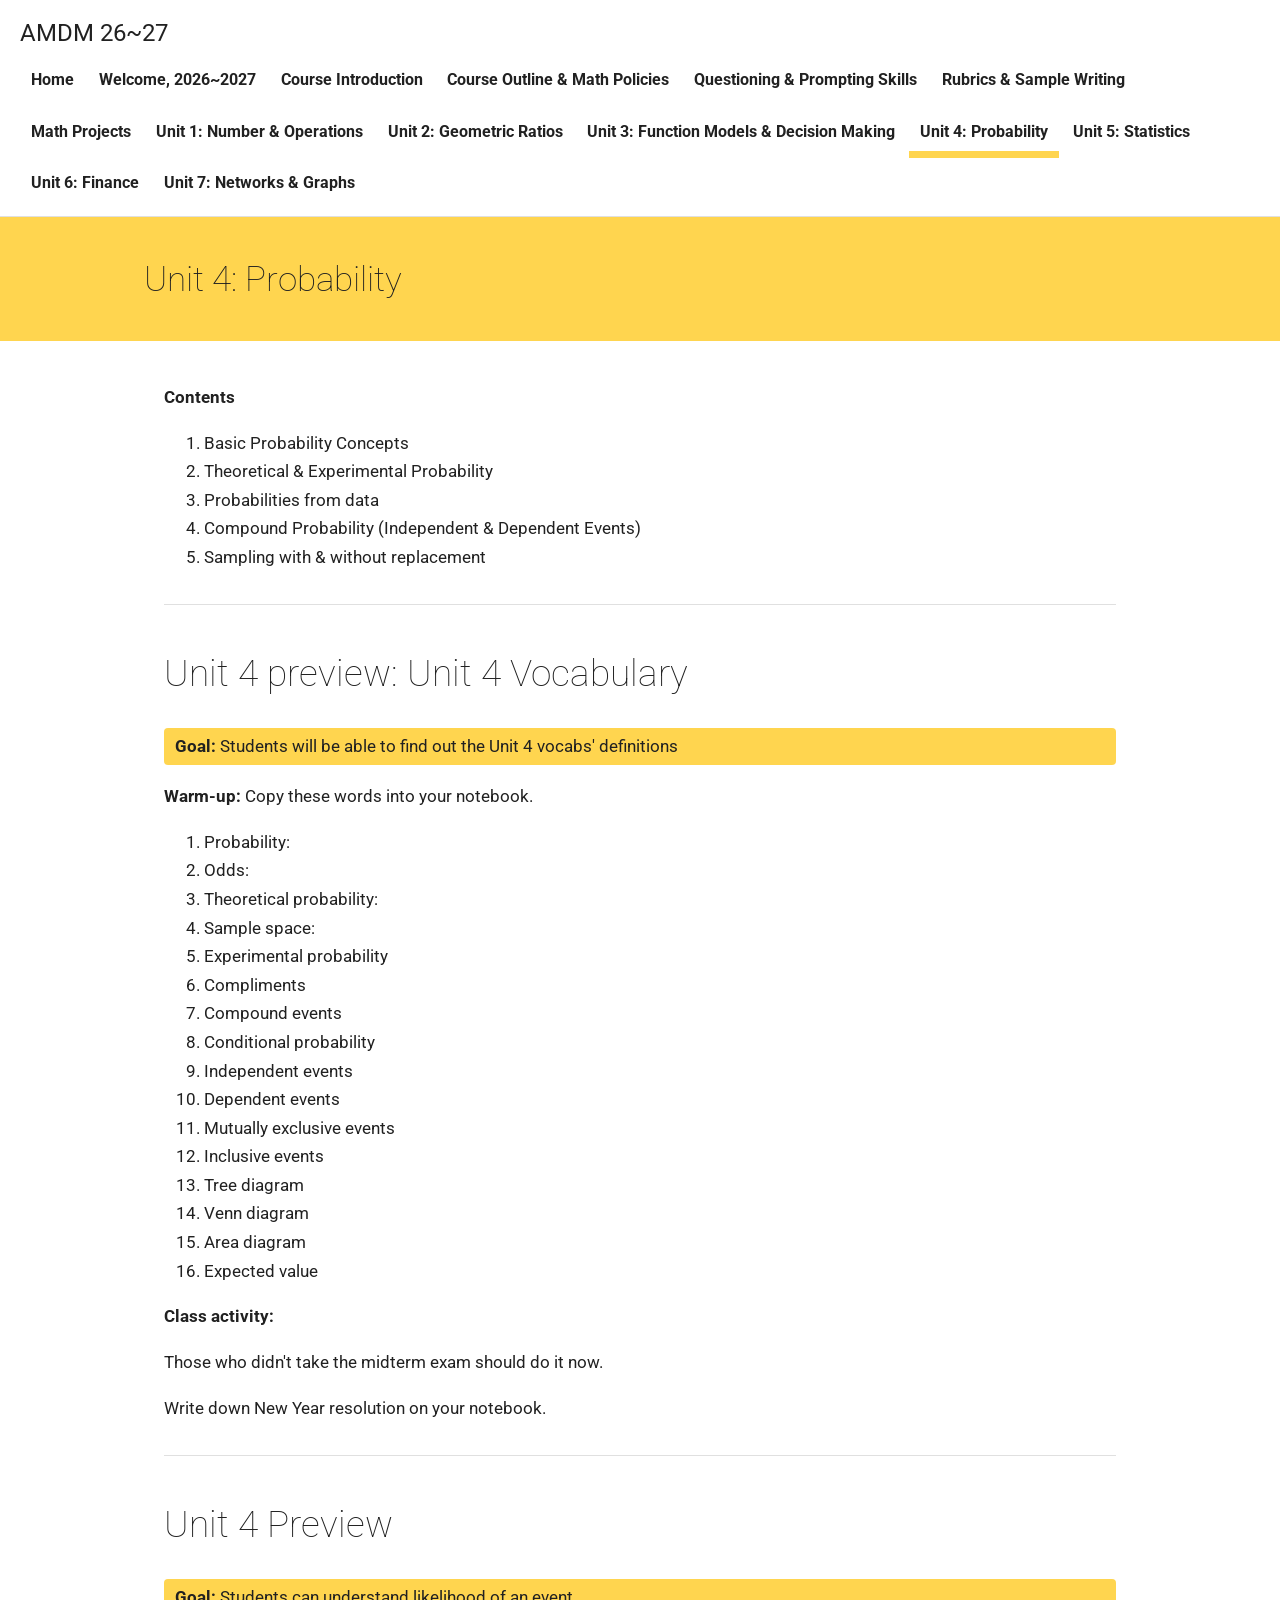
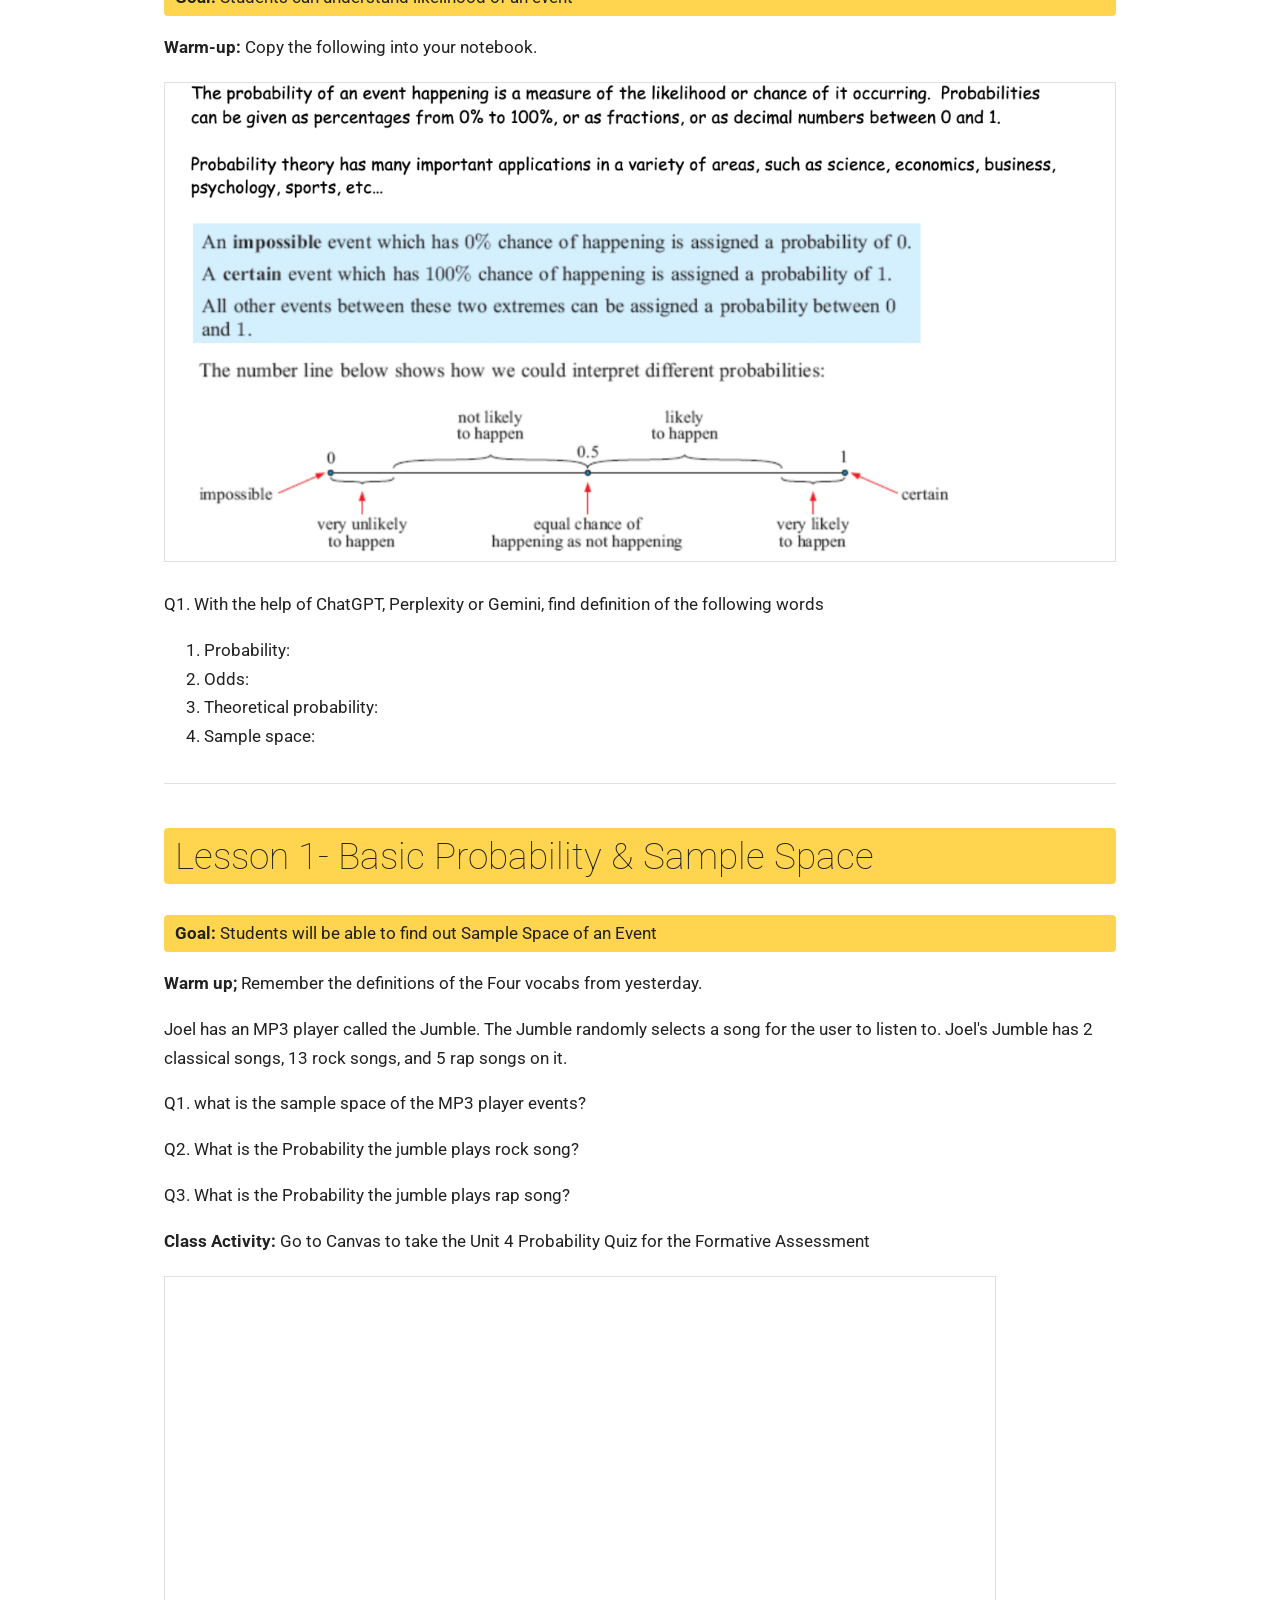
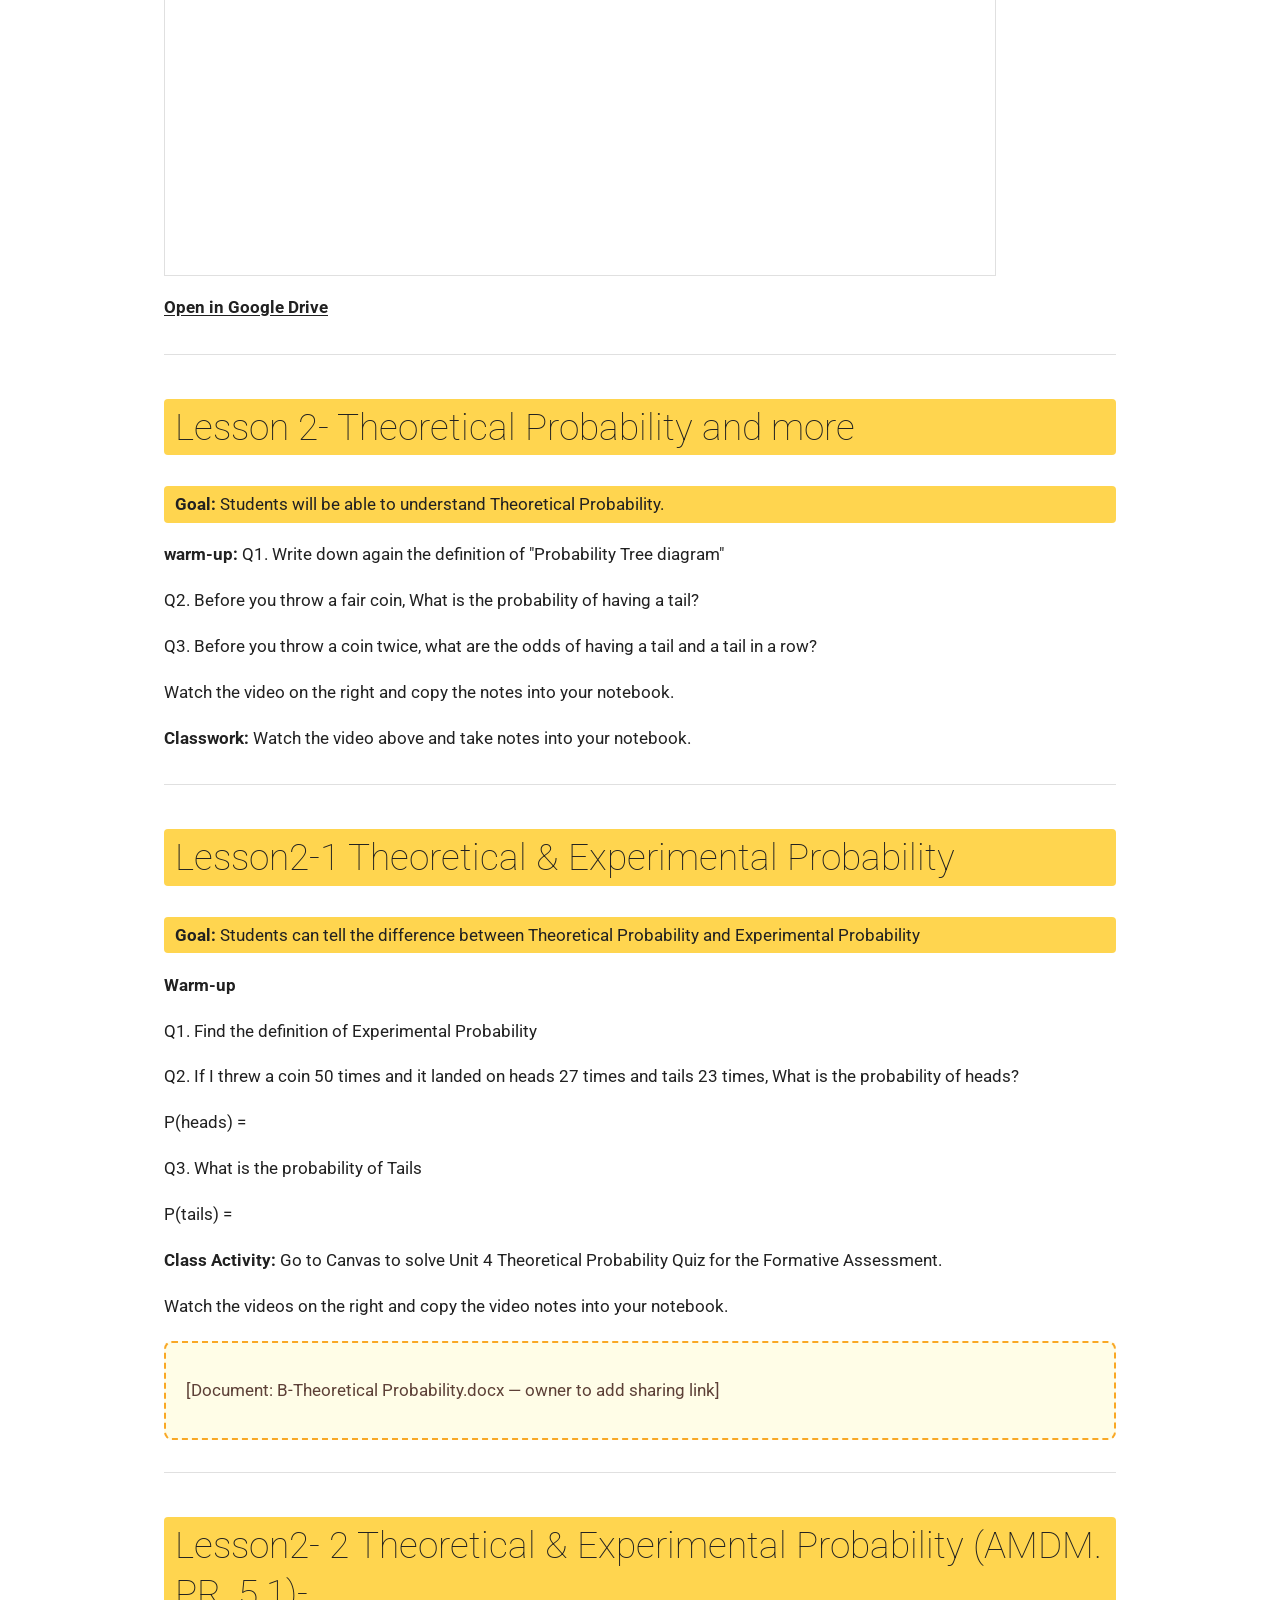
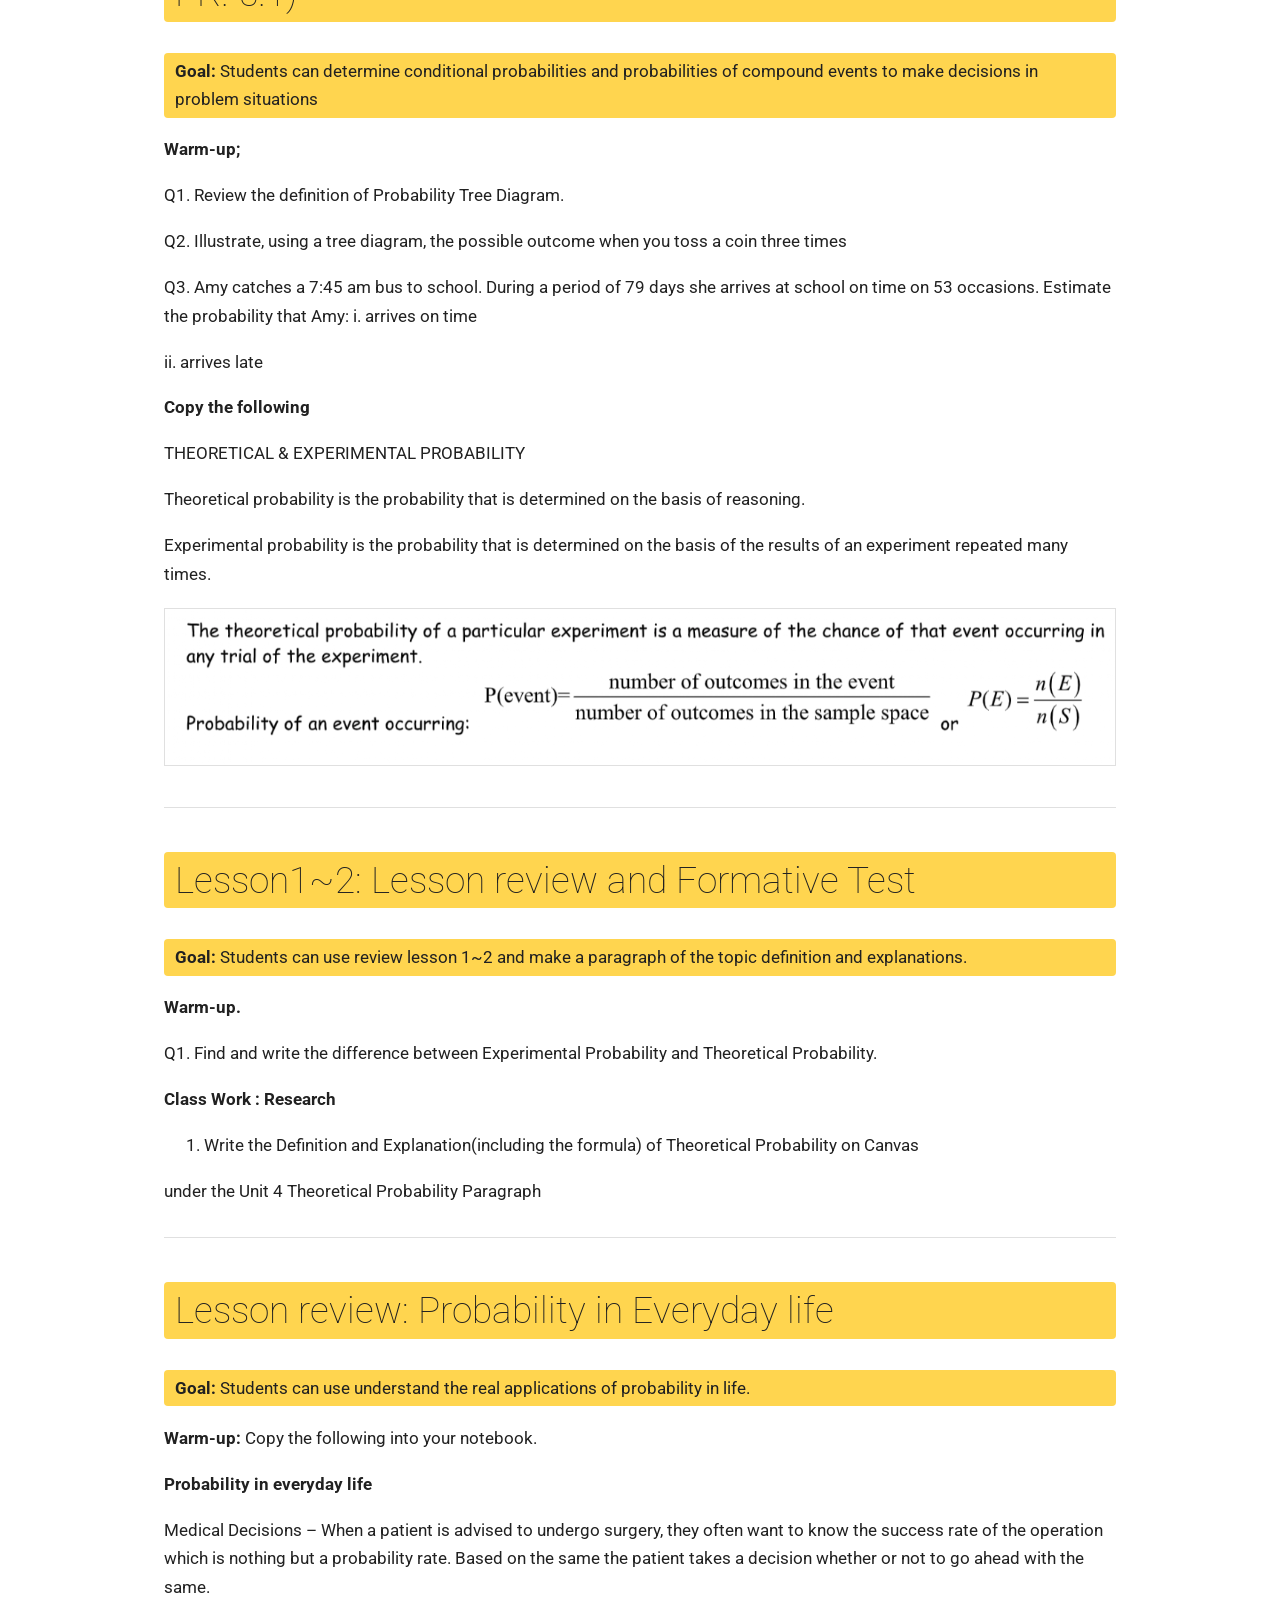
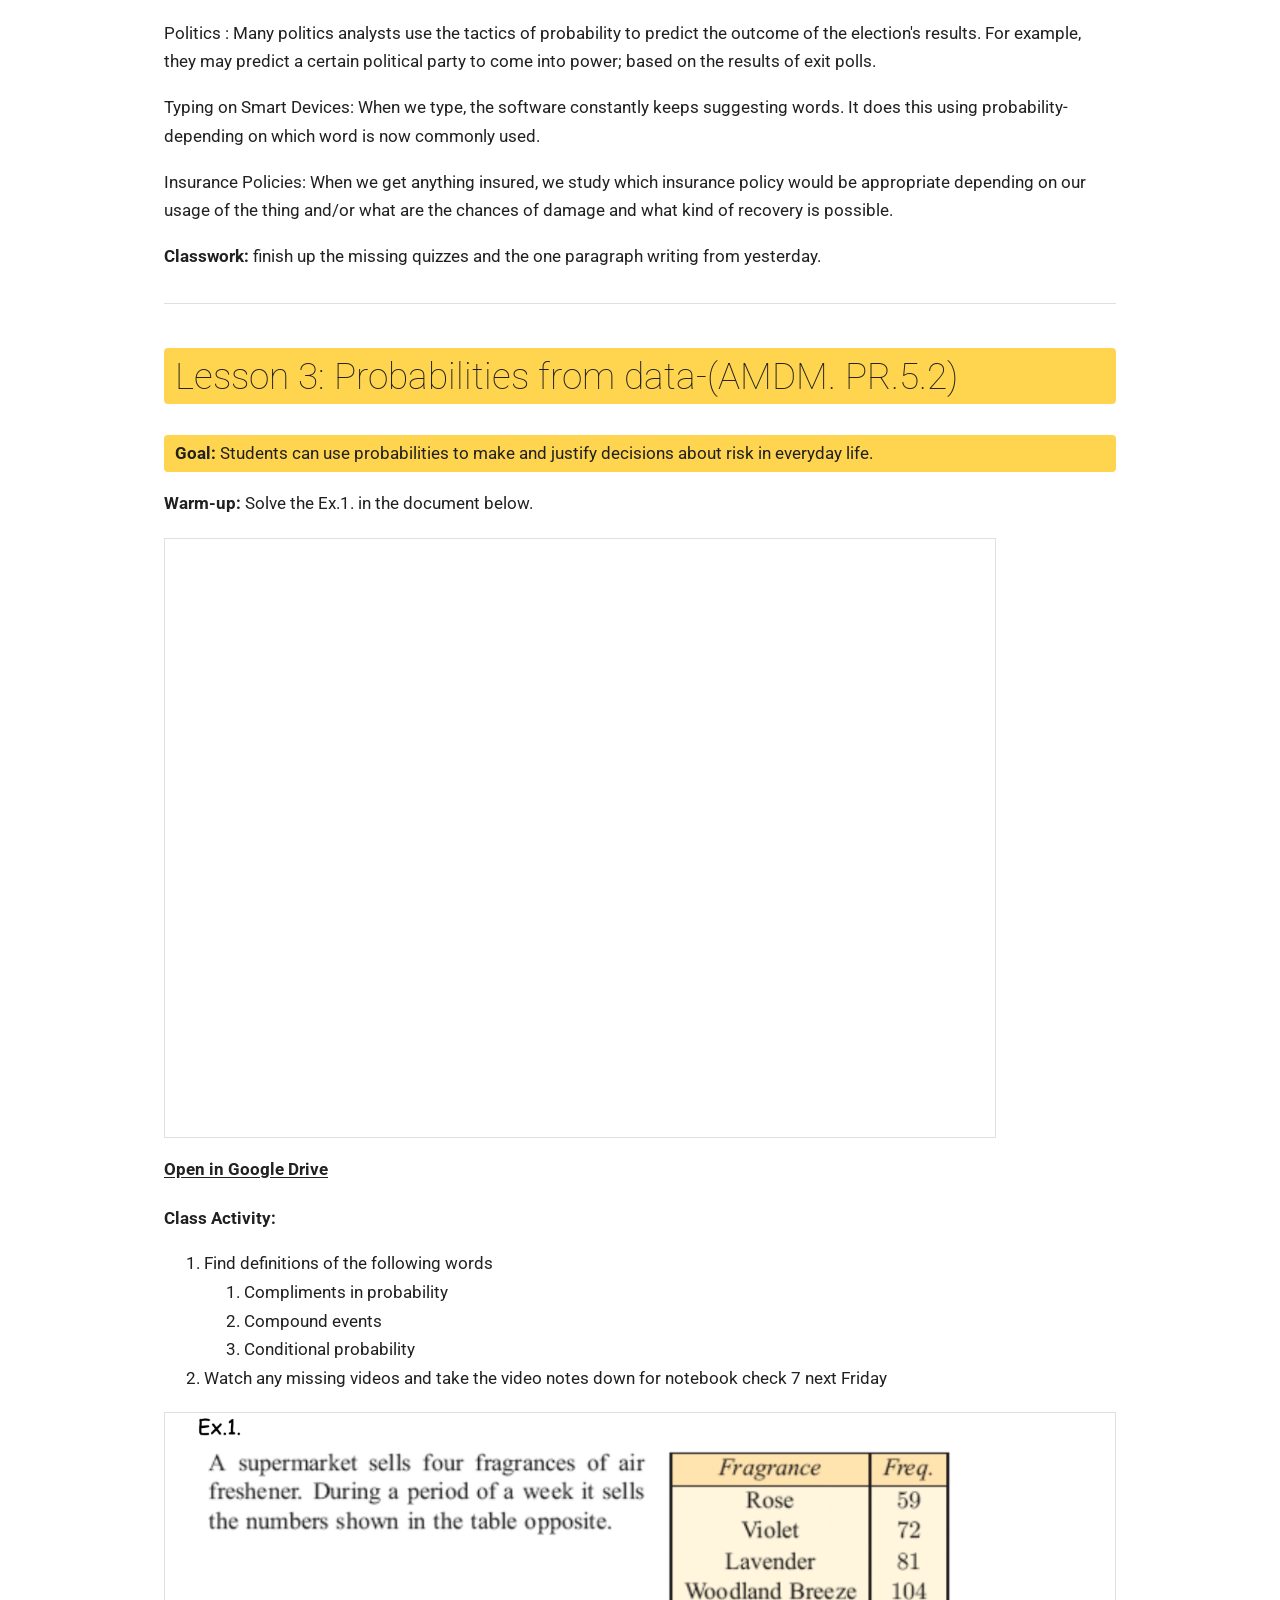
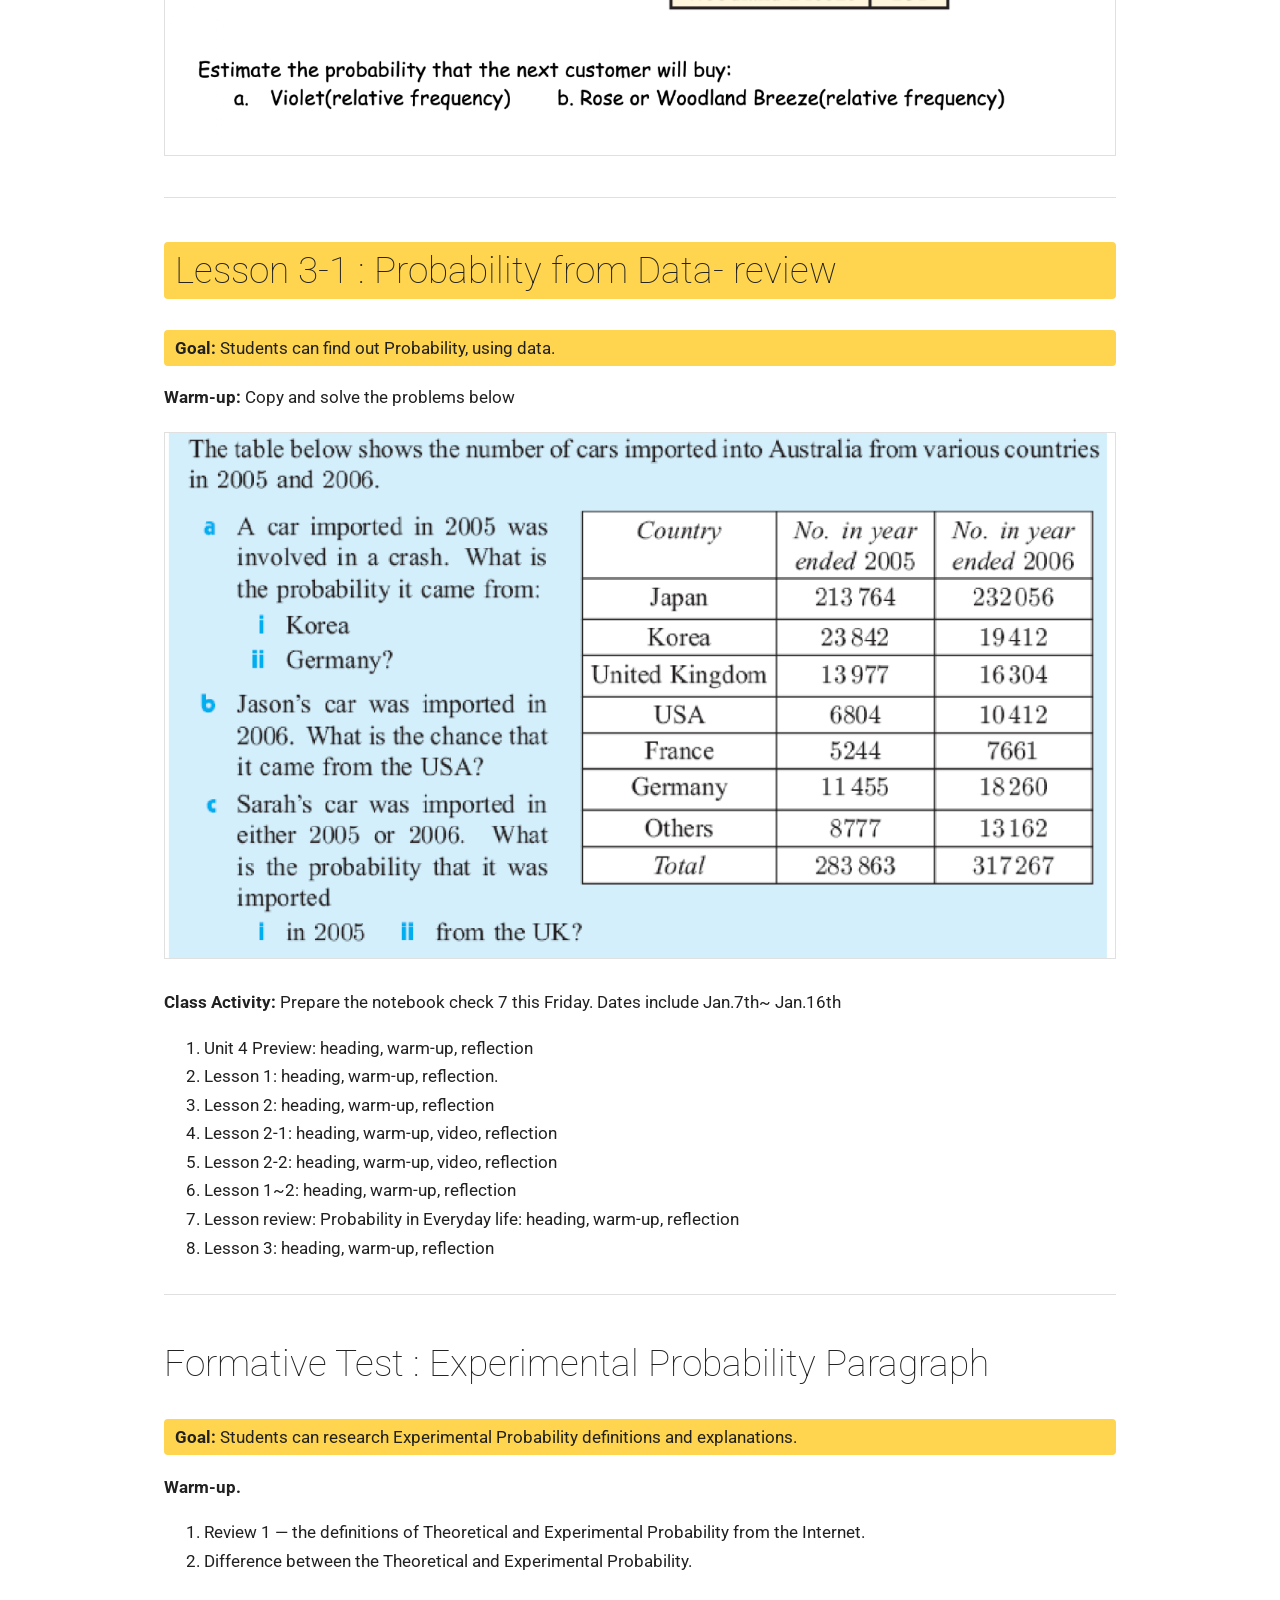
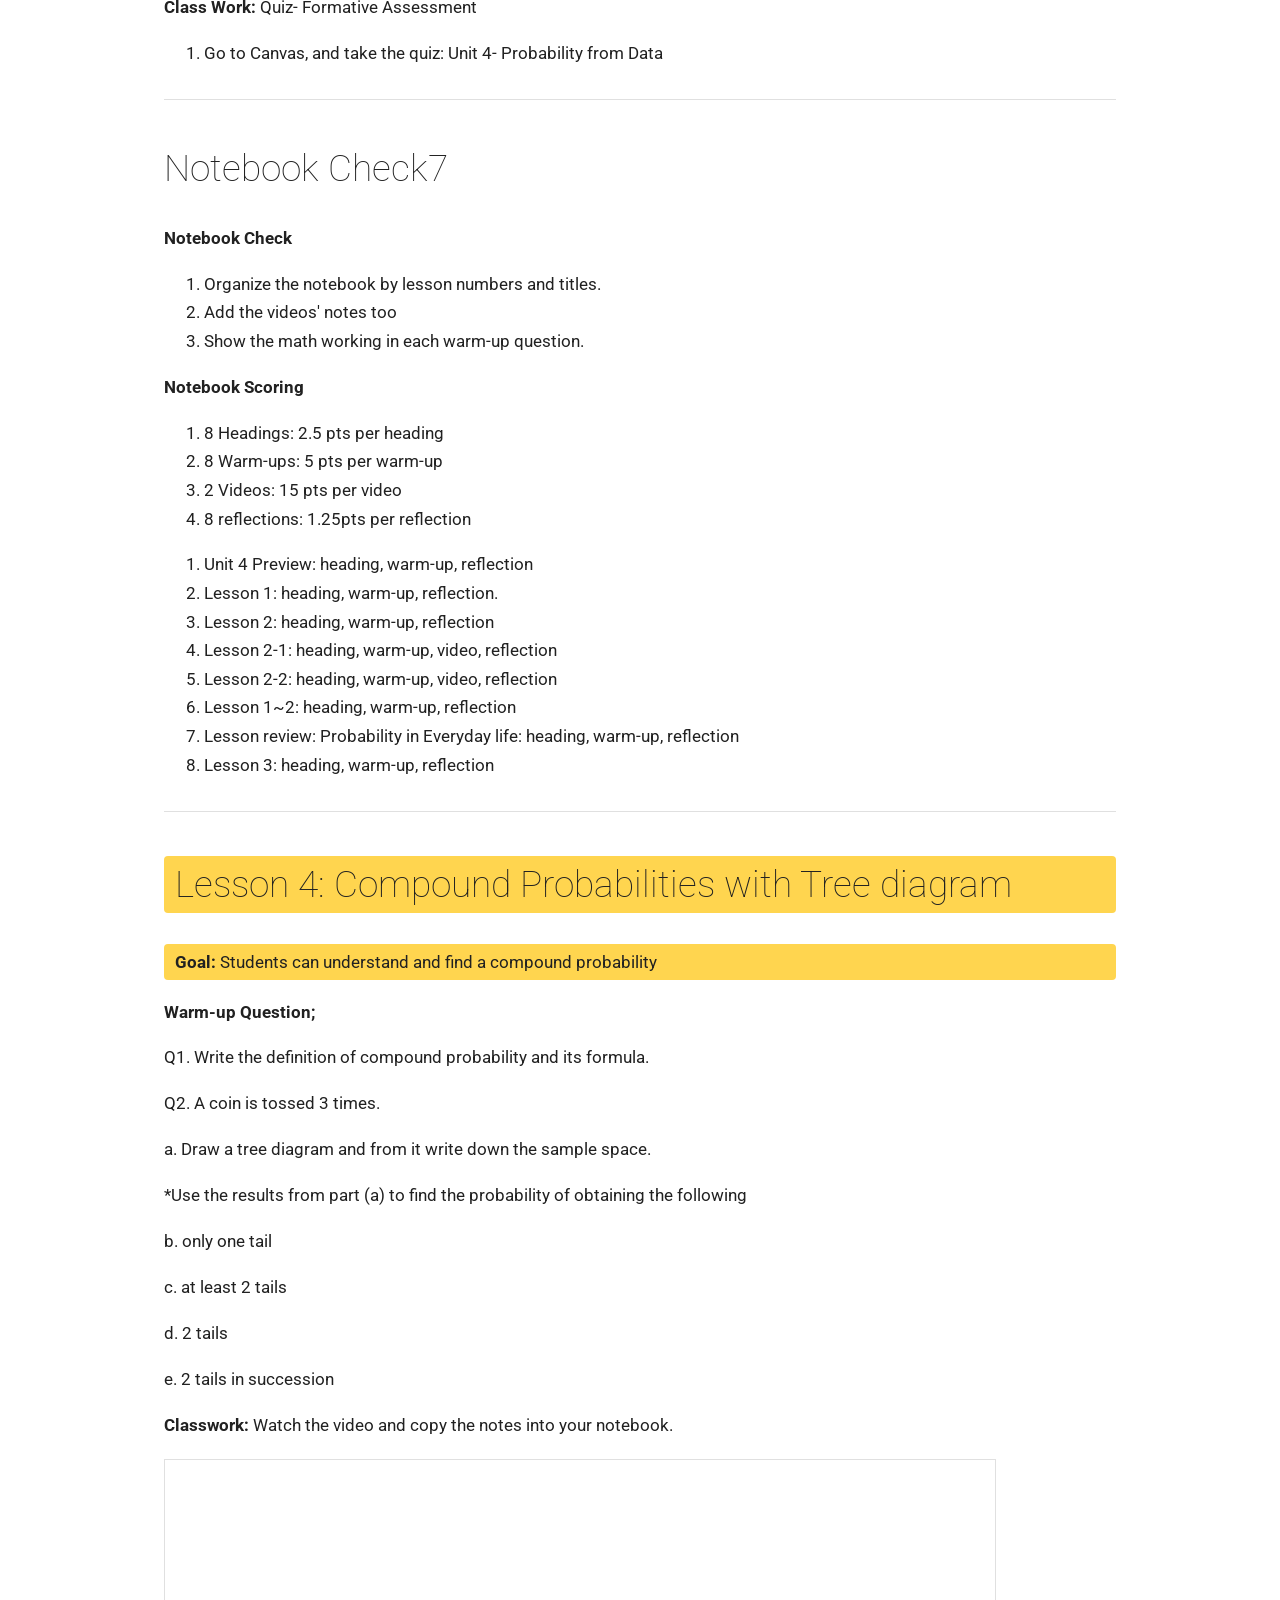
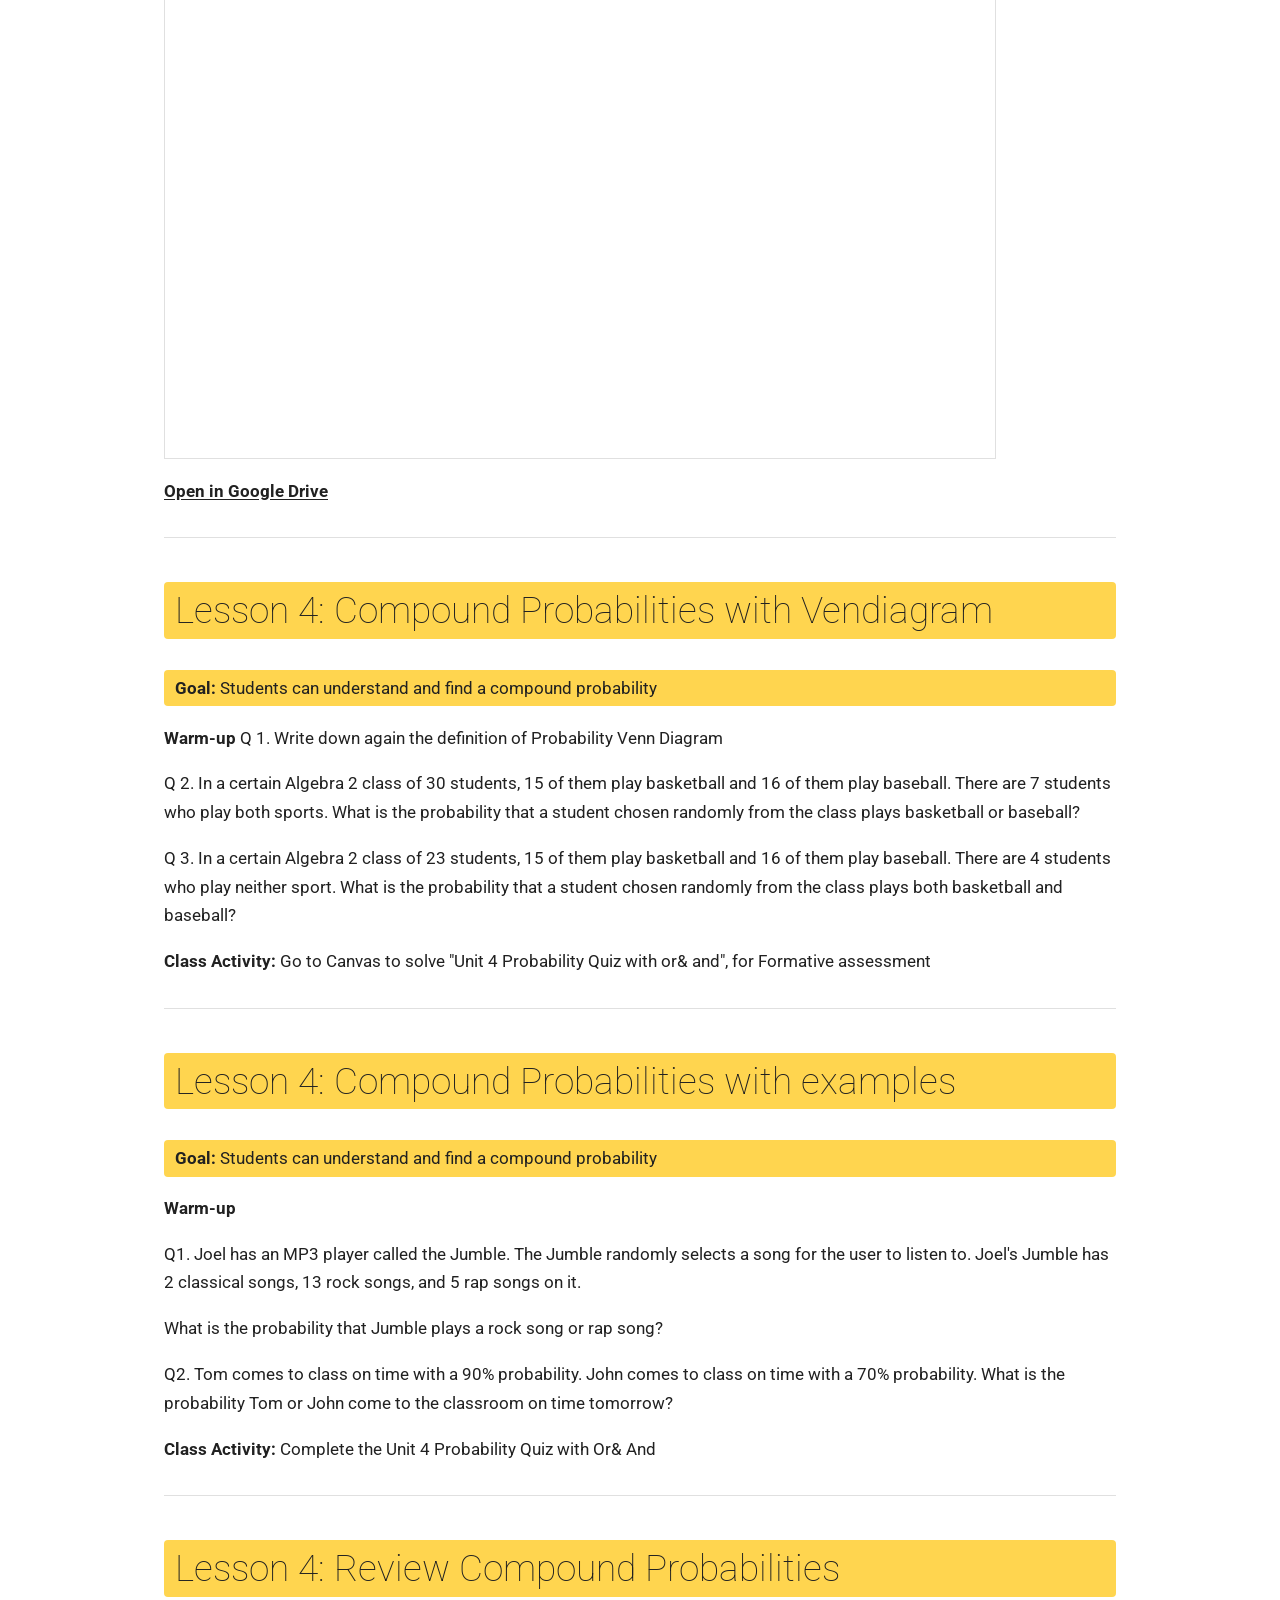
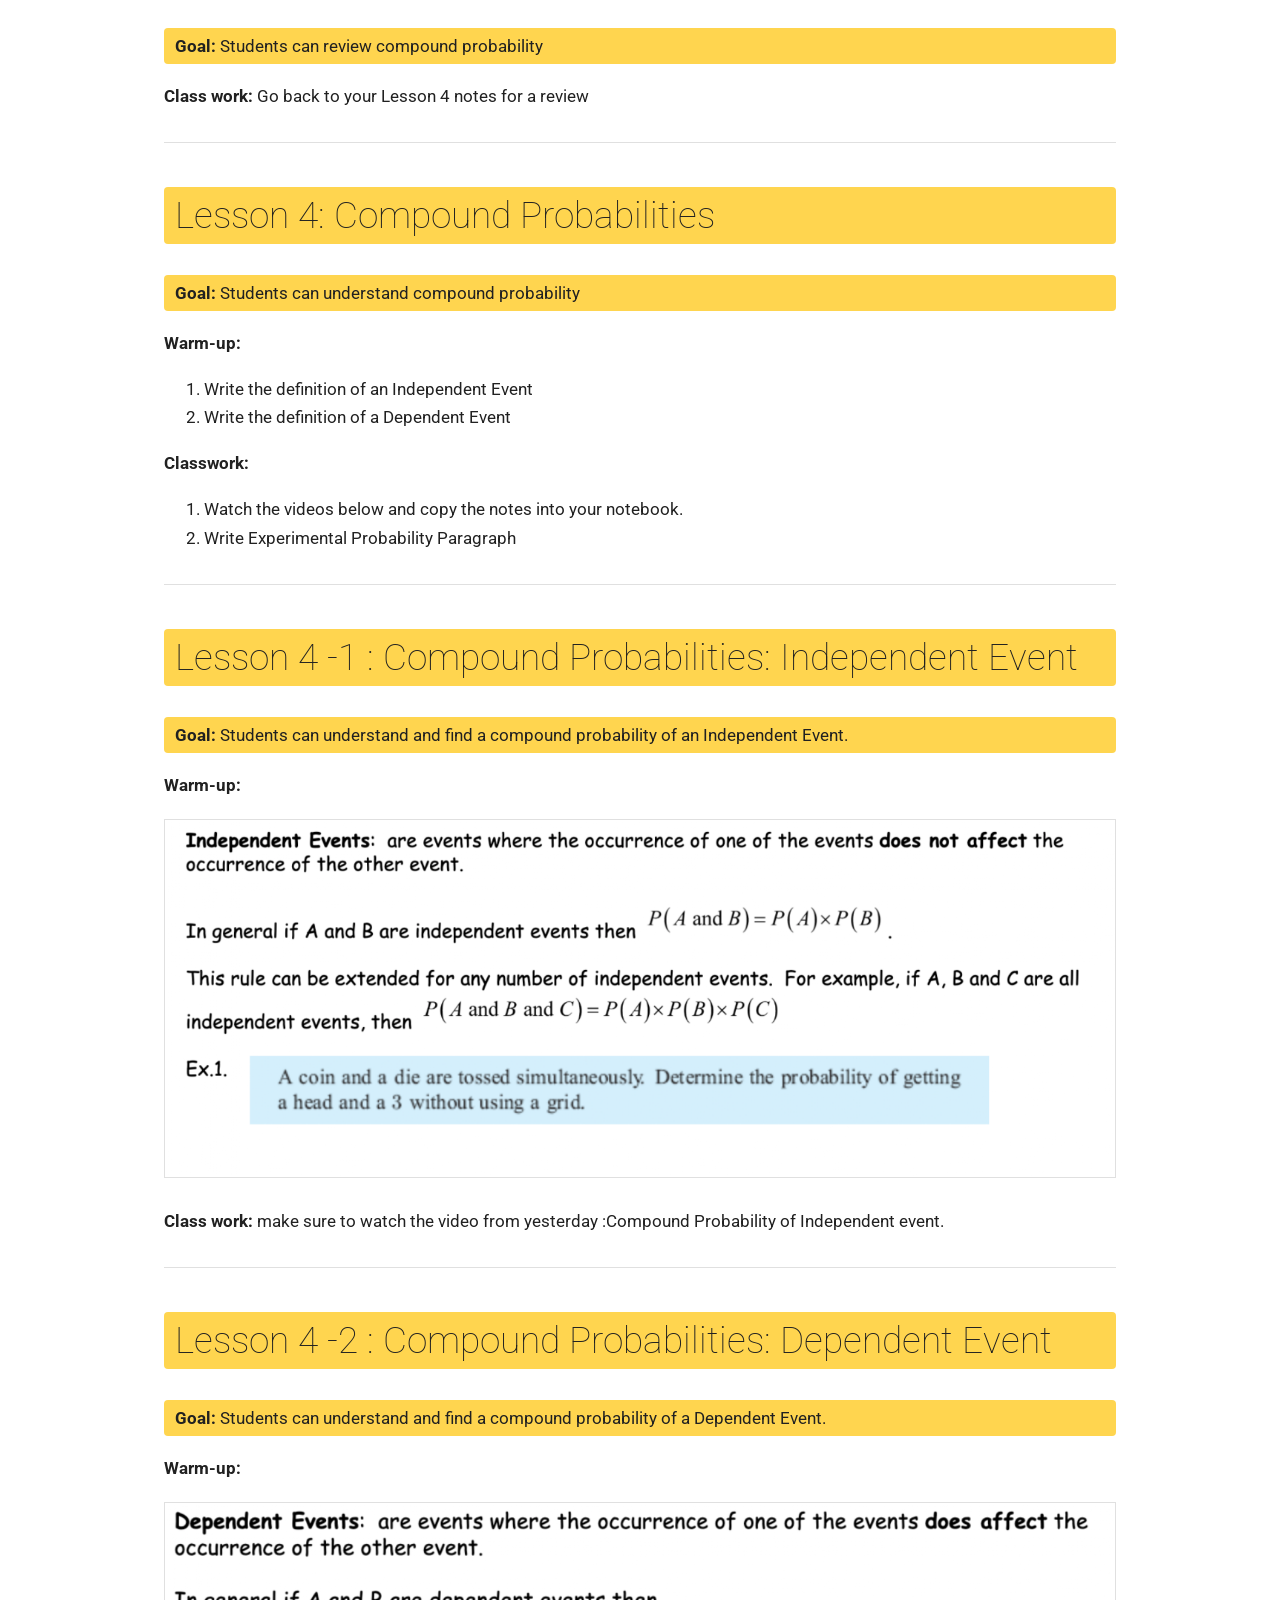
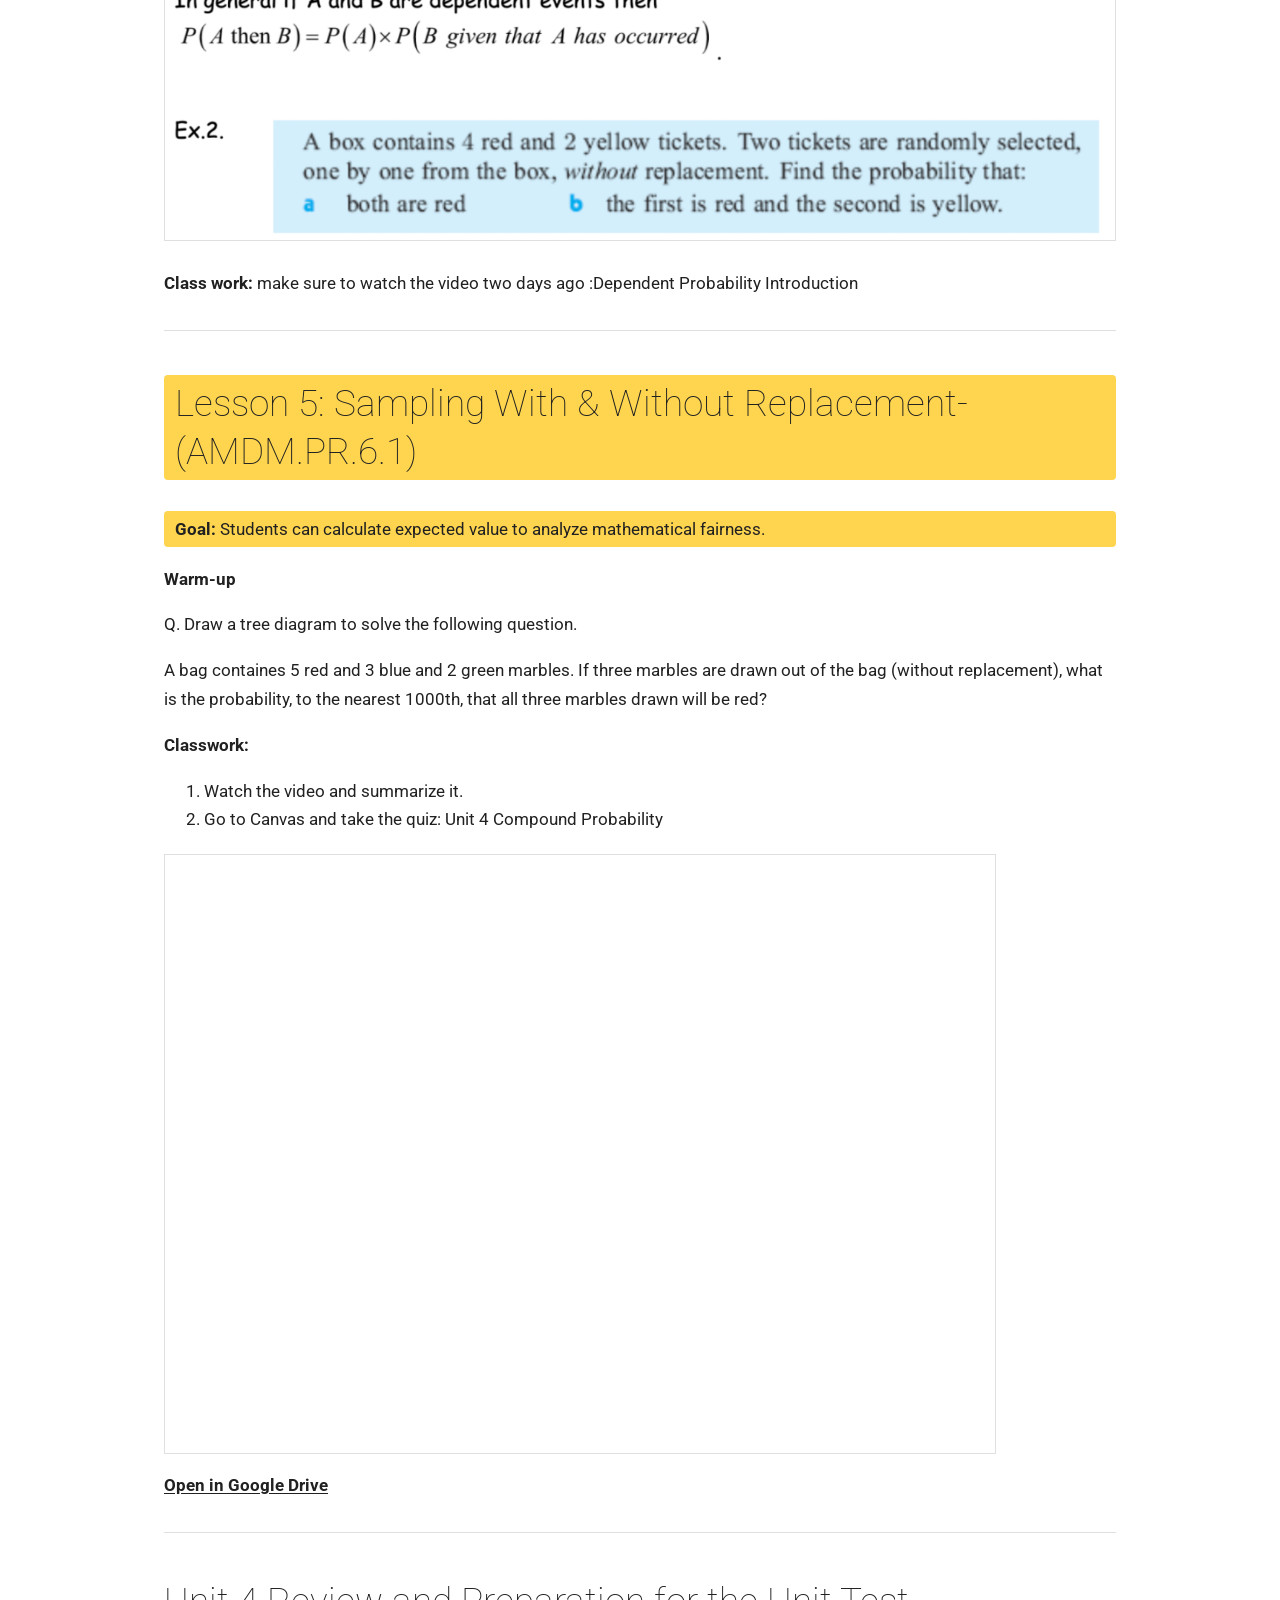
<file: unit-4-probability.html>
<!DOCTYPE html>
<html lang="en">
<head>
<meta charset="utf-8">
<meta name="viewport" content="width=device-width, initial-scale=1">
<title>Unit 4: Probability — AMDM 26~27</title>
<link rel="stylesheet" href="styles.css?v=3">
</head>
<body>
<a class="skip-link" href="#main">Skip to main content</a>
<header class="site-header">
  <p class="site-title"><a href="index.html">AMDM 26~27</a></p>
  <nav class="site-nav" aria-label="Site">
    <ul>
      <li><a href="index.html">Home</a></li>
      <li><a href="welcome-20262027.html">Welcome, 2026~2027</a></li>
      <li><a href="course-introduction.html">Course Introduction</a></li>
      <li><a href="course-outline-and-math-policies.html">Course Outline &amp; Math Policies</a></li>
      <li><a href="questioning-and-prompting-skills.html">Questioning &amp; Prompting Skills</a></li>
      <li><a href="rubrics-with-sample-writing.html">Rubrics &amp; Sample Writing</a></li>
      <li><a href="math-projects.html">Math Projects</a></li>
      <li><a href="unit-1-number-and-operations.html">Unit 1: Number &amp; Operations</a></li>
      <li><a href="unit-2-geometric-ratios.html">Unit 2: Geometric Ratios</a></li>
      <li><a href="unit-3-function-models-decision-making.html">Unit 3: Function Models &amp; Decision Making</a></li>
      <li><a href="unit-4-probability.html" aria-current="page">Unit 4: Probability</a></li>
      <li><a href="unit-5-statistics.html">Unit 5: Statistics</a></li>
      <li><a href="unit-6-finance.html">Unit 6: Finance</a></li>
      <li><a href="unit-7-networks-and-graphs.html">Unit 7: Networks &amp; Graphs</a></li>
    </ul>
  </nav>
</header>
<div class="page-banner">
  <h1>Unit 4: Probability</h1>
</div>
<main id="main">
  

  <p><strong>Contents</strong></p>
  <ol>
    <li>Basic Probability Concepts</li>
    <li>Theoretical &amp; Experimental Probability</li>
    <li>Probabilities from data</li>
    <li>Compound Probability (Independent &amp; Dependent Events)</li>
    <li>Sampling with &amp; without replacement</li>
  </ol>

  <div class="lesson">
  <h2>Unit 4 preview: Unit 4 Vocabulary</h2>
  <p class="hl"><strong>Goal:</strong> Students will be able to find out the Unit 4 vocabs' definitions</p>
  <p><strong>Warm-up:</strong> Copy these words into your notebook.</p>
  <ol>
    <li>Probability:</li>
    <li>Odds:</li>
    <li>Theoretical probability:</li>
    <li>Sample space:</li>
    <li>Experimental probability</li>
    <li>Compliments</li>
    <li>Compound events</li>
    <li>Conditional probability</li>
    <li>Independent events</li>
    <li>Dependent events</li>
    <li>Mutually exclusive events</li>
    <li>Inclusive events</li>
    <li>Tree diagram</li>
    <li>Venn diagram</li>
    <li>Area diagram</li>
    <li>Expected value</li>
  </ol>
  <p><strong>Class activity:</strong></p>
  <p>Those who didn't take the midterm exam should do it now.</p>
  <p>Write down New Year resolution on your notebook.</p>
  </div>

  <div class="lesson">
  <h2>Unit 4 Preview</h2>
  <p class="hl"><strong>Goal:</strong> Students can understand likelihood of an event</p>
  <p><strong>Warm-up:</strong> Copy the following into your notebook.</p>
  <figure><img src="images/u4-01.png" alt="Likelihood of an event warm-up illustration" loading="lazy"></figure>
  <p>Q1. With the help of ChatGPT, Perplexity or Gemini, find definition of the following words</p>
  <ol>
    <li>Probability:</li>
    <li>Odds:</li>
    <li>Theoretical probability:</li>
    <li>Sample space:</li>
  </ol>
  </div>

  <div class="lesson">
  <h2 class="hl">Lesson 1- Basic Probability &amp; Sample Space</h2>
  <p class="hl"><strong>Goal:</strong> Students will be able to find out Sample Space of an Event</p>
  <p><strong>Warm up;</strong> Remember the definitions of the Four vocabs from yesterday.</p>
  <p>Joel has an MP3 player called the Jumble. The Jumble randomly selects a song for the user to listen to. Joel's Jumble has 2 classical songs, 13 rock songs, and 5 rap songs on it.</p>
  <p>Q1. what is the sample space of the MP3 player events?</p>
  <p>Q2. What is the Probability the jumble plays rock song?</p>
  <p>Q3. What is the Probability the jumble plays rap song?</p>
  <p><strong>Class Activity:</strong> Go to Canvas to take the Unit 4 Probability Quiz for the Formative Assessment</p>
  <div class="doc-embed">
    <iframe src="https://docs.google.com/document/d/1Guh-mNdtpINmSxo5oLjOYCL4tttq164q/preview" title="A-Basic Probability" loading="lazy" allow="fullscreen"></iframe>
    <p class="open-link"><a href="https://docs.google.com/document/d/1Guh-mNdtpINmSxo5oLjOYCL4tttq164q/preview">Open in Google Drive</a></p>
  </div>
  </div>

  <div class="lesson">
  <h2 class="hl">Lesson 2- Theoretical Probability and more</h2>
  <p class="hl"><strong>Goal:</strong> Students will be able to understand Theoretical Probability.</p>
  <p><strong>warm-up:</strong> Q1. Write down again the definition of "Probability Tree diagram"</p>
  <p>Q2. Before you throw a fair coin, What is the probability of having a tail?</p>
  <p>Q3. Before you throw a coin twice, what are the odds of having a tail and a tail in a row?</p>
  <p>Watch the video on the right and copy the notes into your notebook.</p>
  <p><strong>Classwork:</strong> Watch the video above and take notes into your notebook.</p>
  </div>

  <div class="lesson">
  <h2 class="hl">Lesson2-1 Theoretical &amp; Experimental Probability</h2>
  <p class="hl"><strong>Goal:</strong> Students can tell the difference between Theoretical Probability and Experimental Probability</p>
  <p><strong>Warm-up</strong></p>
  <p>Q1. Find the definition of Experimental Probability</p>
  <p>Q2. If I threw a coin 50 times and it landed on heads 27 times and tails 23 times, What is the probability of heads?</p>
  <p>P(heads) =</p>
  <p>Q3. What is the probability of Tails</p>
  <p>P(tails) =</p>
  <p><strong>Class Activity:</strong> Go to Canvas to solve Unit 4 Theoretical Probability Quiz for the Formative Assessment.</p>
  <p>Watch the videos on the right and copy the video notes into your notebook.</p>
  <div class="doc-placeholder" role="note"><p>[Document: B-Theoretical Probability.docx — owner to add sharing link]</p></div>
  </div>

  <div class="lesson">
  <h2 class="hl">Lesson2- 2 Theoretical &amp; Experimental Probability (AMDM. PR. 5.1)-</h2>
  <p class="hl"><strong>Goal:</strong> Students can determine conditional probabilities and probabilities of compound events to make decisions in problem situations</p>
  <p><strong>Warm-up;</strong></p>
  <p>Q1. Review the definition of Probability Tree Diagram.</p>
  <p>Q2. Illustrate, using a tree diagram, the possible outcome when you toss a coin three times</p>
  <p>Q3. Amy catches a 7:45 am bus to school. During a period of 79 days she arrives at school on time on 53 occasions. Estimate the probability that Amy: i. arrives on time</p>
  <p>ii. arrives late</p>
  <p><strong>Copy the following</strong></p>
  <p>THEORETICAL &amp; EXPERIMENTAL PROBABILITY</p>
  <p>Theoretical probability is the probability that is determined on the basis of reasoning.</p>
  <p>Experimental probability is the probability that is determined on the basis of the results of an experiment repeated many times.</p>
  <figure><img src="images/u4-02.png" alt="Theoretical and experimental probability notes illustration" loading="lazy"></figure>
  </div>

  <div class="lesson">
  <h2 class="hl">Lesson1~2: Lesson review and Formative Test</h2>
  <p class="hl"><strong>Goal:</strong> Students can use review lesson 1~2 and make a paragraph of the topic definition and explanations.</p>
  <p><strong>Warm-up.</strong></p>
  <p>Q1. Find and write the difference between Experimental Probability and Theoretical Probability.</p>
  <p><strong>Class Work : Research</strong></p>
  <ol>
    <li>Write the Definition and Explanation(including the formula) of Theoretical Probability on Canvas</li>
  </ol>
  <p>under the Unit 4 Theoretical Probability Paragraph</p>
  </div>

  <div class="lesson">
  <h2 class="hl">Lesson review: Probability in Everyday life</h2>
  <p class="hl"><strong>Goal:</strong> Students can use understand the real applications of probability in life.</p>
  <p><strong>Warm-up:</strong> Copy the following into your notebook.</p>
  <p><strong>Probability in everyday life</strong></p>
  <p>Medical Decisions – When a patient is advised to undergo surgery, they often want to know the success rate of the operation which is nothing but a probability rate. Based on the same the patient takes a decision whether or not to go ahead with the same.</p>
  <p>Politics : Many politics analysts use the tactics of probability to predict the outcome of the election's results. For example, they may predict a certain political party to come into power; based on the results of exit polls.</p>
  <p>Typing on Smart Devices: When we type, the software constantly keeps suggesting words. It does this using probability- depending on which word is now commonly used.</p>
  <p>Insurance Policies: When we get anything insured, we study which insurance policy would be appropriate depending on our usage of the thing and/or what are the chances of damage and what kind of recovery is possible.</p>
  <p><strong>Classwork:</strong> finish up the missing quizzes and the one paragraph writing from yesterday.</p>
  </div>

  <div class="lesson">
  <h2 class="hl">Lesson 3: Probabilities from data-(AMDM. PR.5.2)</h2>
  <p class="hl"><strong>Goal:</strong> Students can use probabilities to make and justify decisions about risk in everyday life.</p>
  <p><strong>Warm-up:</strong> Solve the Ex.1. in the document below.</p>
  <div class="doc-embed">
    <iframe src="https://docs.google.com/document/d/1JIlRlWArJaSpcO1R-1NZpxACGTQqmzw5WszRzr_jnaU/preview" title="Probabilities from data warm-up document" loading="lazy" allow="fullscreen"></iframe>
    <p class="open-link"><a href="https://docs.google.com/document/d/1JIlRlWArJaSpcO1R-1NZpxACGTQqmzw5WszRzr_jnaU/preview">Open in Google Drive</a></p>
  </div>
  <p><strong>Class Activity:</strong></p>
  <ol>
    <li>Find definitions of the following words
      <ol>
        <li>Compliments in probability</li>
        <li>Compound events</li>
        <li>Conditional probability</li>
      </ol>
    </li>
    <li>Watch any missing videos and take the video notes down for notebook check 7 next Friday</li>
  </ol>
  <figure><img src="images/u4-03.png" alt="Probabilities from data notes illustration" loading="lazy"></figure>
  </div>

  <div class="lesson">
  <h2 class="hl">Lesson 3-1 : Probability from Data- review</h2>
  <p class="hl"><strong>Goal:</strong> Students can find out Probability, using data.</p>
  <p><strong>Warm-up:</strong> Copy and solve the problems below</p>
  <figure><img src="images/u4-04.png" alt="Probability from data review warm-up" loading="lazy"></figure>
  <p><strong>Class Activity:</strong> Prepare the notebook check 7 this Friday. Dates include Jan.7th~ Jan.16th</p>
  <ol>
    <li>Unit 4 Preview: heading, warm-up, reflection</li>
    <li>Lesson 1: heading, warm-up, reflection.</li>
    <li>Lesson 2: heading, warm-up, reflection</li>
    <li>Lesson 2-1: heading, warm-up, video, reflection</li>
    <li>Lesson 2-2: heading, warm-up, video, reflection</li>
    <li>Lesson 1~2: heading, warm-up, reflection</li>
    <li>Lesson review: Probability in Everyday life: heading, warm-up, reflection</li>
    <li>Lesson 3: heading, warm-up, reflection</li>
  </ol>
  </div>

  <div class="lesson">
  <h2>Formative Test : Experimental Probability Paragraph</h2>
  <p class="hl"><strong>Goal:</strong> Students can research Experimental Probability definitions and explanations.</p>
  <p><strong>Warm-up.</strong></p>
  <ol>
    <li>Review 1 — the definitions of Theoretical and Experimental Probability from the Internet.</li>
    <li>Difference between the Theoretical and Experimental Probability.</li>
  </ol>
  <p><strong>Class Work:</strong> Quiz- Formative Assessment</p>
  <ol>
    <li>Go to Canvas, and take the quiz: Unit 4- Probability from Data</li>
  </ol>
  </div>

  <div class="lesson">
  <h2>Notebook Check7</h2>
  <p><strong>Notebook Check</strong></p>
  <ol>
    <li>Organize the notebook by lesson numbers and titles.</li>
    <li>Add the videos' notes too</li>
    <li>Show the math working in each warm-up question.</li>
  </ol>
  <p><strong>Notebook Scoring</strong></p>
  <ol>
    <li>8 Headings: 2.5 pts per heading</li>
    <li>8 Warm-ups: 5 pts per warm-up</li>
    <li>2 Videos: 15 pts per video</li>
    <li>8 reflections: 1.25pts per reflection</li>
  </ol>
  <ol>
    <li>Unit 4 Preview: heading, warm-up, reflection</li>
    <li>Lesson 1: heading, warm-up, reflection.</li>
    <li>Lesson 2: heading, warm-up, reflection</li>
    <li>Lesson 2-1: heading, warm-up, video, reflection</li>
    <li>Lesson 2-2: heading, warm-up, video, reflection</li>
    <li>Lesson 1~2: heading, warm-up, reflection</li>
    <li>Lesson review: Probability in Everyday life: heading, warm-up, reflection</li>
    <li>Lesson 3: heading, warm-up, reflection</li>
  </ol>
  </div>

  <div class="lesson">
  <h2 class="hl">Lesson 4: Compound Probabilities with Tree diagram</h2>
  <p class="hl"><strong>Goal:</strong> Students can understand and find a compound probability</p>
  <p><strong>Warm-up Question;</strong></p>
  <p>Q1. Write the definition of compound probability and its formula.</p>
  <p>Q2. A coin is tossed 3 times.</p>
  <p>a. Draw a tree diagram and from it write down the sample space.</p>
  <p>*Use the results from part (a) to find the probability of obtaining the following</p>
  <p>b. only one tail</p>
  <p>c. at least 2 tails</p>
  <p>d. 2 tails</p>
  <p>e. 2 tails in succession</p>
  <p><strong>Classwork:</strong> Watch the video and copy the notes into your notebook.</p>
  <div class="doc-embed">
    <iframe src="https://docs.google.com/document/d/1595-n0Eu5Zq_5PnyPKyKgYaHkdgXvF1hGcZ91rL5qb0/preview" title="C-Compound Probability" loading="lazy" allow="fullscreen"></iframe>
    <p class="open-link"><a href="https://docs.google.com/document/d/1595-n0Eu5Zq_5PnyPKyKgYaHkdgXvF1hGcZ91rL5qb0/preview">Open in Google Drive</a></p>
  </div>
  </div>

  <div class="lesson">
  <h2 class="hl">Lesson 4: Compound Probabilities with Vendiagram</h2>
  <p class="hl"><strong>Goal:</strong> Students can understand and find a compound probability</p>
  <p><strong>Warm-up</strong> Q 1. Write down again the definition of Probability Venn Diagram</p>
  <p>Q 2. In a certain Algebra 2 class of 30 students, 15 of them play basketball and 16 of them play baseball. There are 7 students who play both sports. What is the probability that a student chosen randomly from the class plays basketball or baseball?</p>
  <p>Q 3. In a certain Algebra 2 class of 23 students, 15 of them play basketball and 16 of them play baseball. There are 4 students who play neither sport. What is the probability that a student chosen randomly from the class plays both basketball and baseball?</p>
  <p><strong>Class Activity:</strong> Go to Canvas to solve "Unit 4 Probability Quiz with or&amp; and", for Formative assessment</p>
  </div>

  <div class="lesson">
  <h2 class="hl">Lesson 4: Compound Probabilities with examples</h2>
  <p class="hl"><strong>Goal:</strong> Students can understand and find a compound probability</p>
  <p><strong>Warm-up</strong></p>
  <p>Q1. Joel has an MP3 player called the Jumble. The Jumble randomly selects a song for the user to listen to. Joel's Jumble has 2 classical songs, 13 rock songs, and 5 rap songs on it.</p>
  <p>What is the probability that Jumble plays a rock song or rap song?</p>
  <p>Q2. Tom comes to class on time with a 90% probability. John comes to class on time with a 70% probability. What is the probability Tom or John come to the classroom on time tomorrow?</p>
  <p><strong>Class Activity:</strong> Complete the Unit 4 Probability Quiz with Or&amp; And</p>
  </div>

  <div class="lesson">
  <h2 class="hl">Lesson 4: Review Compound Probabilities</h2>
  <p class="hl"><strong>Goal:</strong> Students can review compound probability</p>
  <p><strong>Class work:</strong> Go back to your Lesson 4 notes for a review</p>
  </div>

  <div class="lesson">
  <h2 class="hl">Lesson 4: Compound Probabilities</h2>
  <p class="hl"><strong>Goal:</strong> Students can understand compound probability</p>
  <p><strong>Warm-up:</strong></p>
  <ol>
    <li>Write the definition of an Independent Event</li>
    <li>Write the definition of a Dependent Event</li>
  </ol>
  <p><strong>Classwork:</strong></p>
  <ol>
    <li>Watch the videos below and copy the notes into your notebook.</li>
    <li>Write Experimental Probability Paragraph</li>
  </ol>
  </div>

  <div class="lesson">
  <h2 class="hl">Lesson 4 -1 : Compound Probabilities: Independent Event</h2>
  <p class="hl"><strong>Goal:</strong> Students can understand and find a compound probability of an Independent Event.</p>
  <p><strong>Warm-up:</strong></p>
  <figure><img src="images/u4-05.png" alt="Independent event warm-up illustration" loading="lazy"></figure>
  <p><strong>Class work:</strong> make sure to watch the video from yesterday :Compound Probability of Independent event.</p>
  </div>

  <div class="lesson">
  <h2 class="hl">Lesson 4 -2 : Compound Probabilities: Dependent Event</h2>
  <p class="hl"><strong>Goal:</strong> Students can understand and find a compound probability of a Dependent Event.</p>
  <p><strong>Warm-up:</strong></p>
  <figure><img src="images/u4-06.png" alt="Dependent event warm-up illustration" loading="lazy"></figure>
  <p><strong>Class work:</strong> make sure to watch the video two days ago :Dependent Probability Introduction</p>
  </div>

  <div class="lesson">
  <h2 class="hl">Lesson 5: Sampling With &amp; Without Replacement-(AMDM.PR.6.1)</h2>
  <p class="hl"><strong>Goal:</strong> Students can calculate expected value to analyze mathematical fairness.</p>
  <p><strong>Warm-up</strong></p>
  <p>Q. Draw a tree diagram to solve the following question.</p>
  <p>A bag containes 5 red and 3 blue and 2 green marbles. If three marbles are drawn out of the bag (without replacement), what is the probability, to the nearest 1000th, that all three marbles drawn will be red?</p>
  <p><strong>Classwork:</strong></p>
  <ol>
    <li>Watch the video and summarize it.</li>
    <li>Go to Canvas and take the quiz: Unit 4 Compound Probability</li>
  </ol>
  <div class="doc-embed">
    <iframe src="https://docs.google.com/document/d/1THn5hEXtWwWYZXhs3JL0ERCy9B4015jlL1M4_MI4wWs/preview" title="Dependent &amp; Independent Events" loading="lazy" allow="fullscreen"></iframe>
    <p class="open-link"><a href="https://docs.google.com/document/d/1THn5hEXtWwWYZXhs3JL0ERCy9B4015jlL1M4_MI4wWs/preview">Open in Google Drive</a></p>
  </div>
  </div>

  <div class="lesson">
  <h2>Unit 4 Review and Preparation for the Unit Test</h2>
  <p class="hl"><strong>Goal:</strong> Students can review the unit and prepare for the Unit 4 test.</p>
  <p><strong>Class activity:</strong> Write the followings into your notebook</p>
  <ol>
    <li>What did you learn from this Unit</li>
    <li>Why do you think it is important and meaningful?</li>
    <li>Where else can you use it in a similar life situation?</li>
  </ol>
  </div>

  <div class="lesson">
  <h2>Unit 4 Test</h2>
  <p>On Canvas under the Unit 4 test, upload the Word document file that includes a heading, title, and the three paragraphs.</p>
  <p>Choose one of the following topics for the Math Essay</p>
  <ol>
    <li>Probability</li>
    <li>Theoretical Probability</li>
    <li>Experimental Probability</li>
    <li>Compound Probability</li>
  </ol>
  </div>

  <div class="lesson">
  <h2>Notebook Check 8</h2>
  <p><strong>Notebook Check</strong></p>
  <ol>
    <li>Organize the notebook by the lesson numbers and titles.</li>
    <li>Add the videos' notes too</li>
    <li>Show the math working in each warm-up question.</li>
  </ol>
  <p><strong>Notebook Scoring</strong></p>
  <ol>
    <li>8 Headings: 2.5 pts per heading</li>
    <li>8 Warm-ups: 5 pts per warm-up</li>
    <li>2 Videos: 15 pts per video</li>
    <li>8 reflections: 1.25 pts per reflection</li>
  </ol>
  <ol>
    <li>Lesson 3-1: heading, warm-up, reflection</li>
    <li>Formative Test : Experimental Probability Paragraph: heading, warm-up, reflection.</li>
    <li>Lesson 4: heading, warm-up, video, reflection</li>
    <li>Lesson 4: heading, warm-up, reflection.</li>
    <li>Lesson 4: heading, warm-up , reflection</li>
    <li>Lesson 4: heading, warm-up, video, reflection</li>
    <li>Lesson 4-1: heading, warm-up, reflection</li>
    <li>Lesson 4-2: heading, warm-up, video, reflection</li>
  </ol>
  </div>
</main>
<footer class="site-footer">
  <p>Static mirror of <a href="https://sites.google.com/view/amdm21-22">sites.google.com/view/amdm21-22</a> · Built 2026-09-22 for use where Google Sites is blocked. No trackers, no external fonts.</p>
</footer>
</body>
</html>
</file>
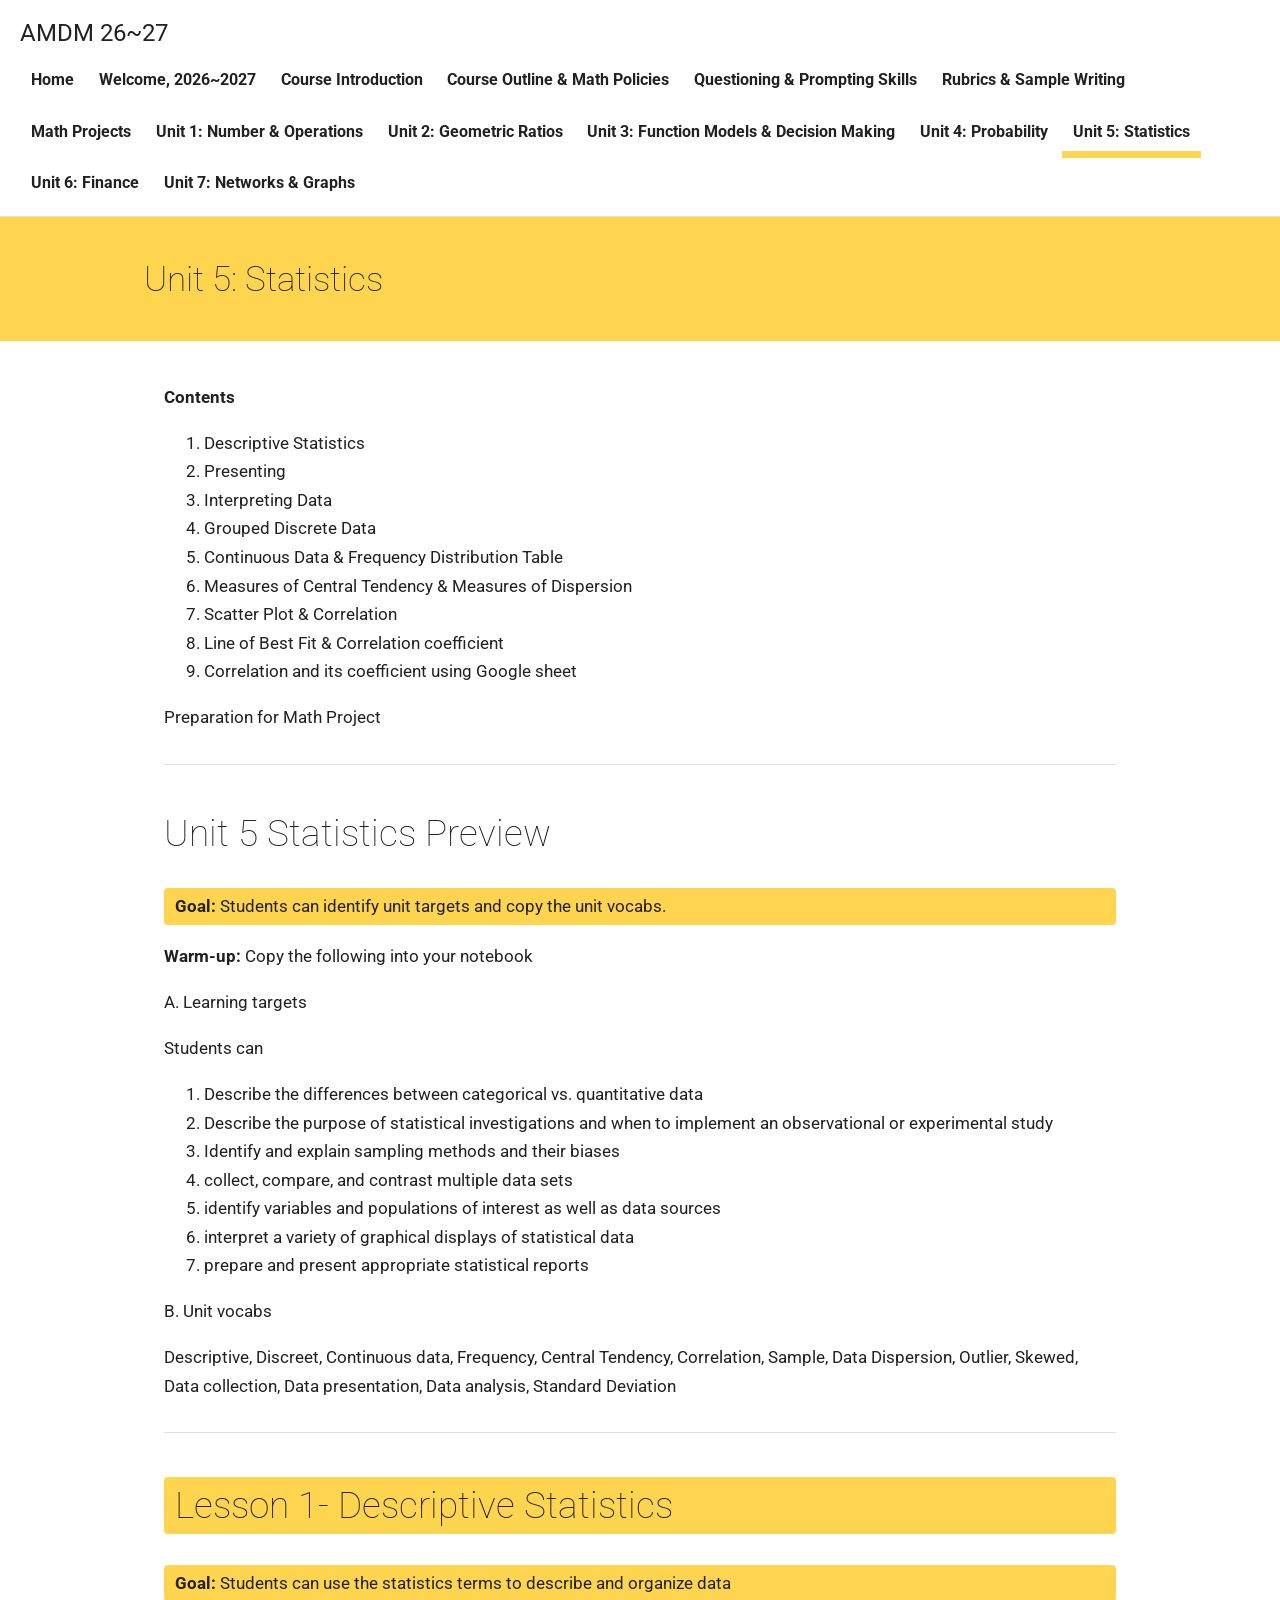
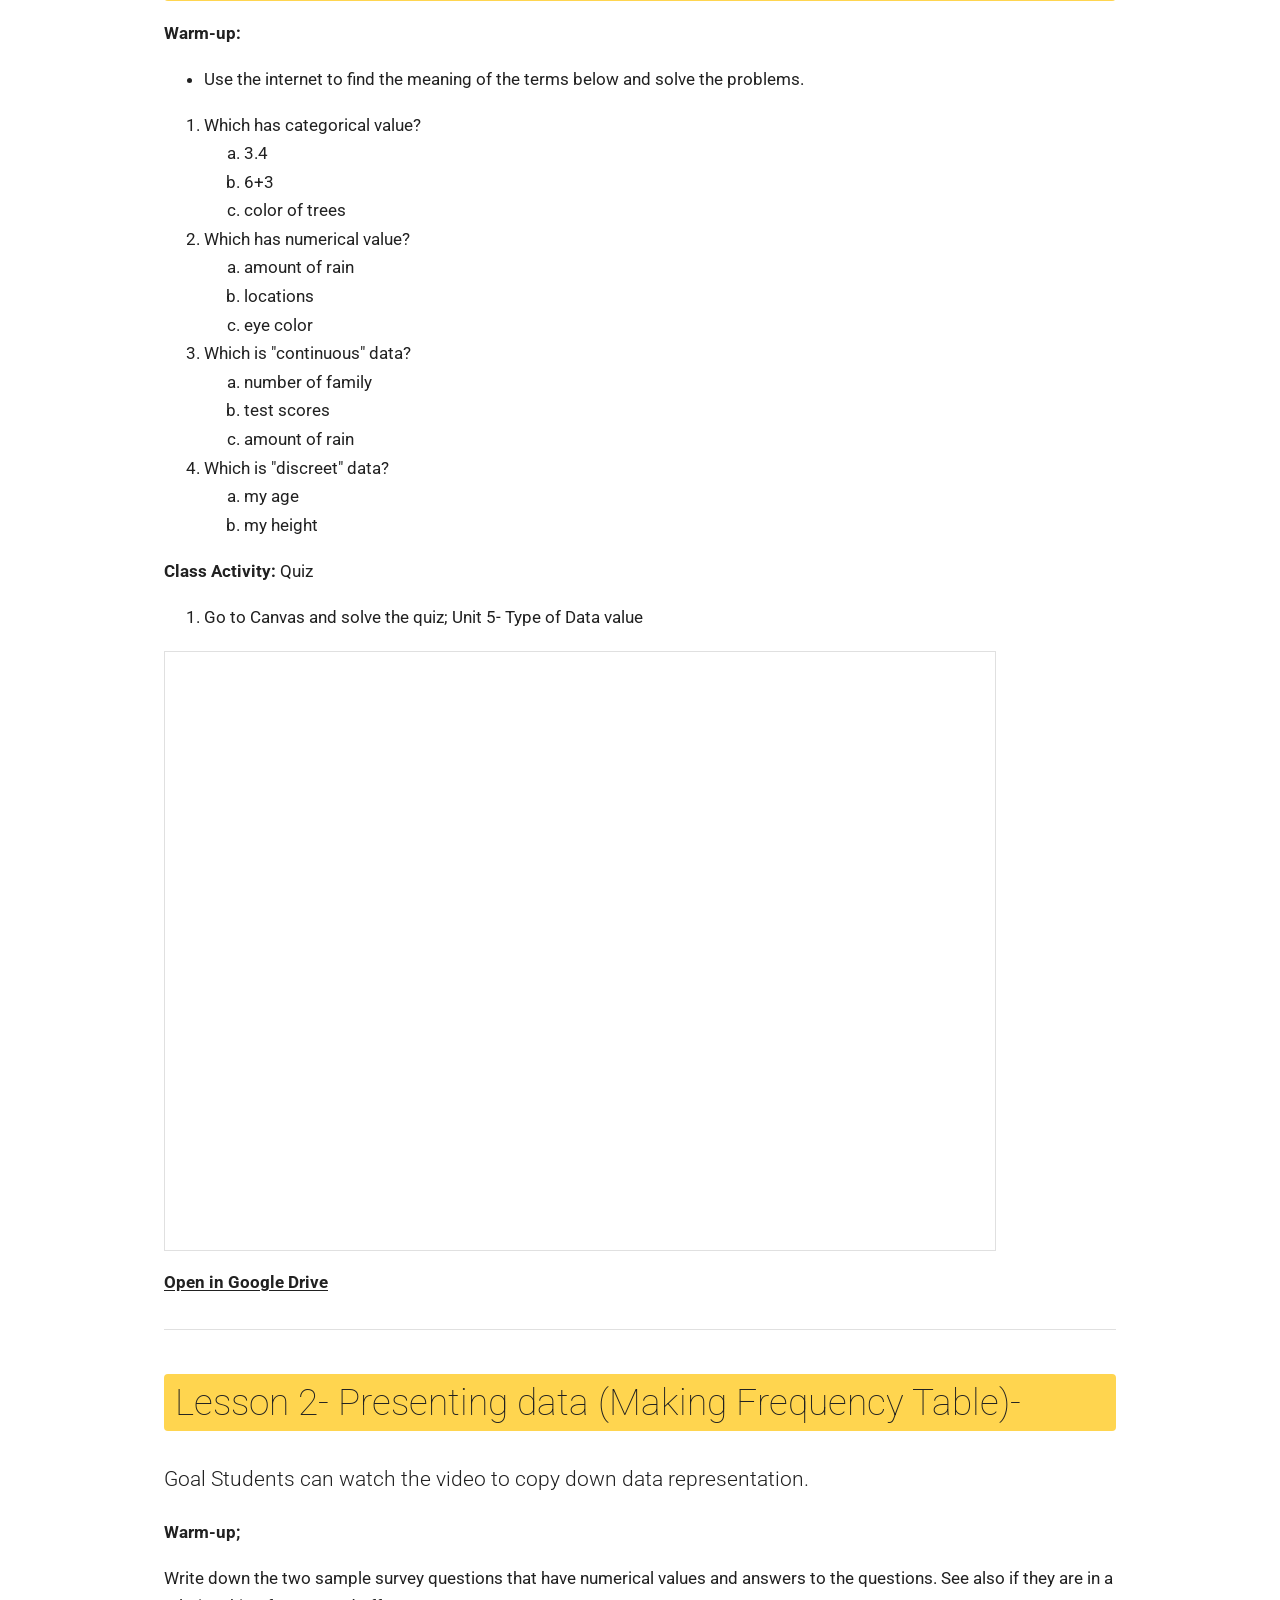
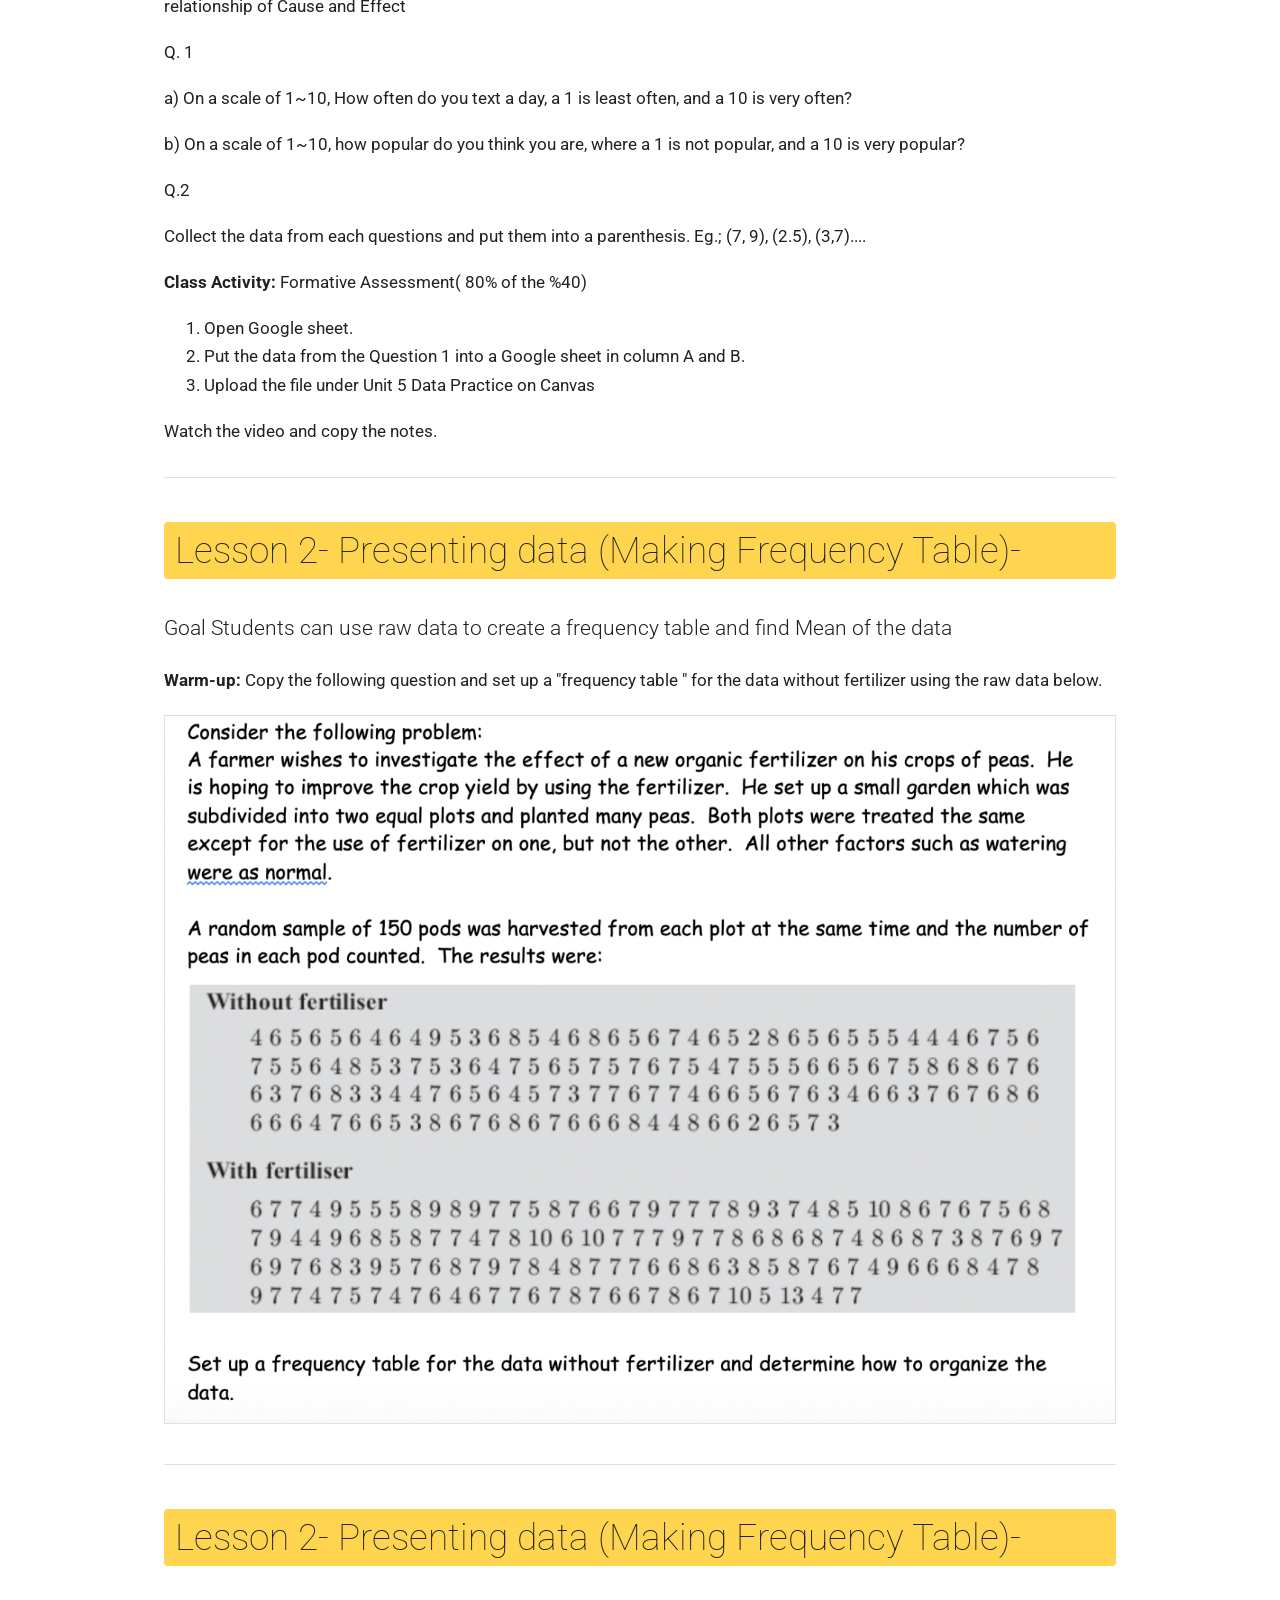
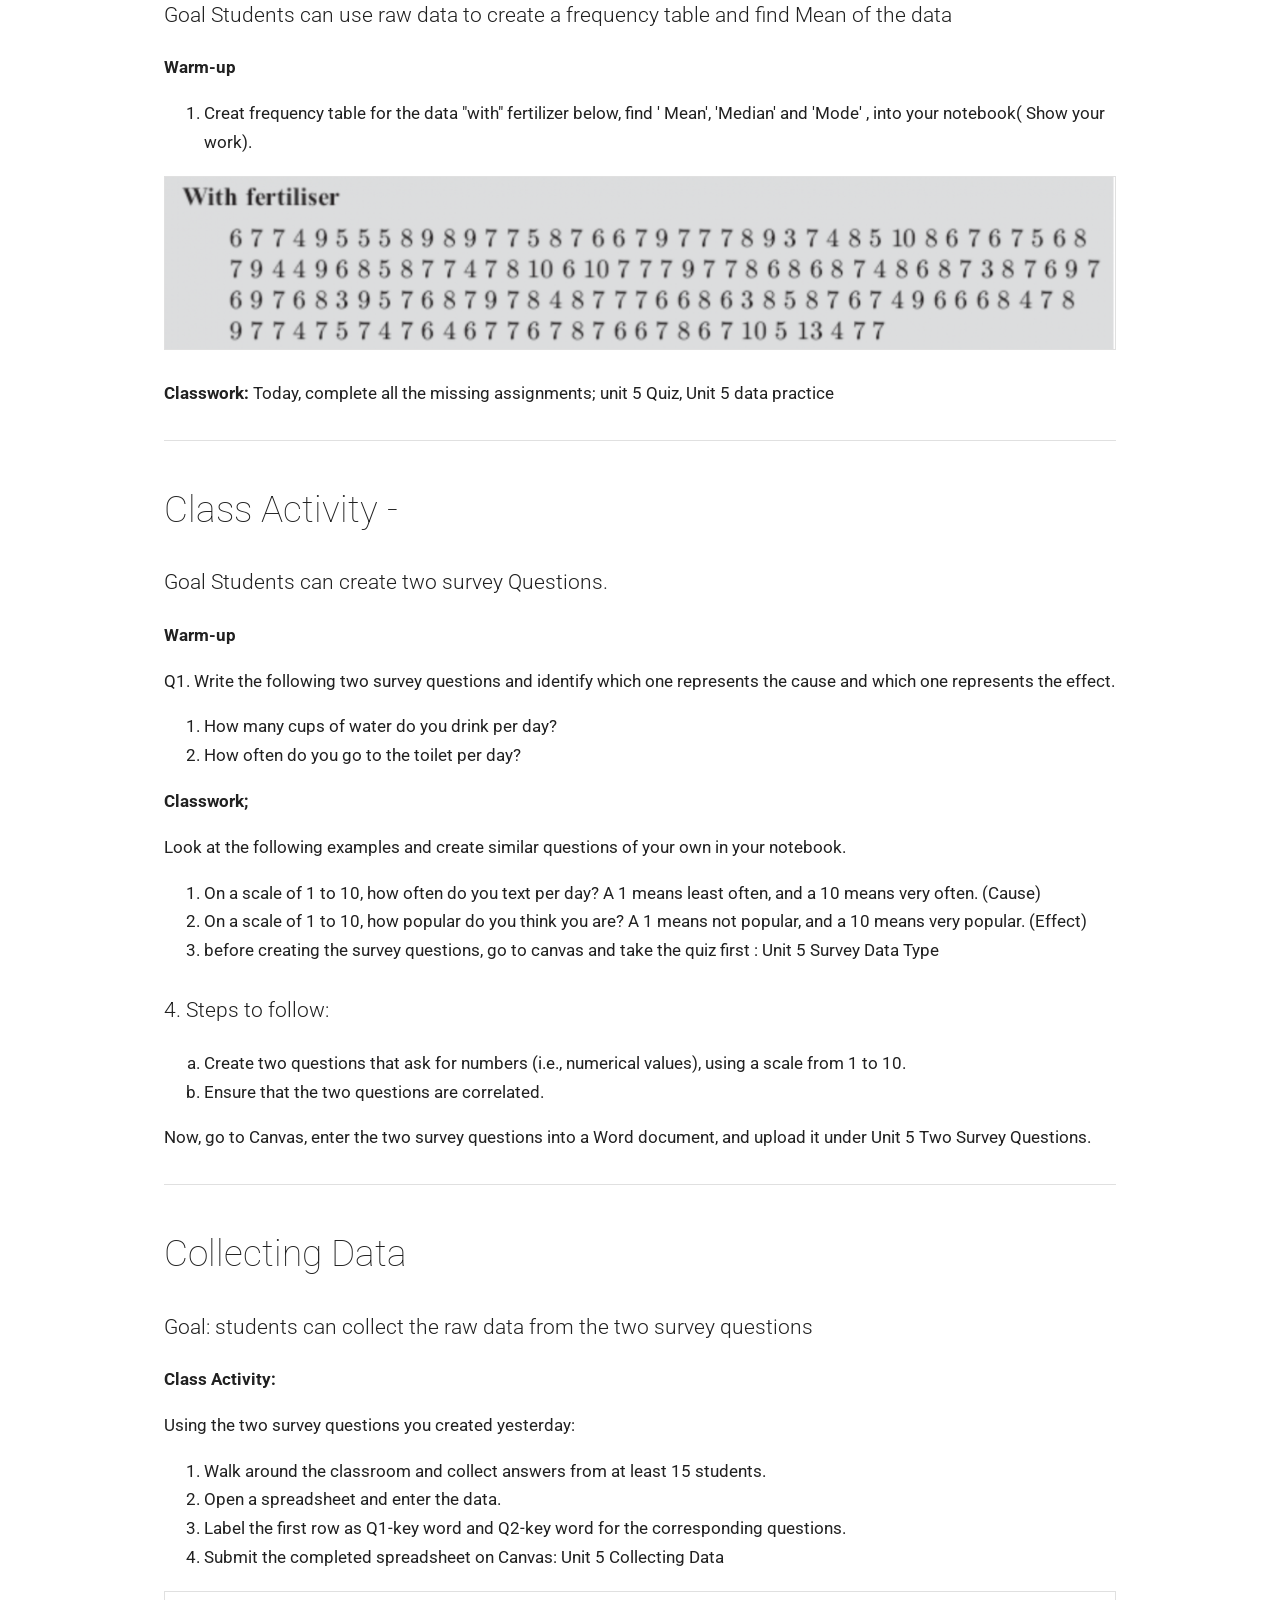
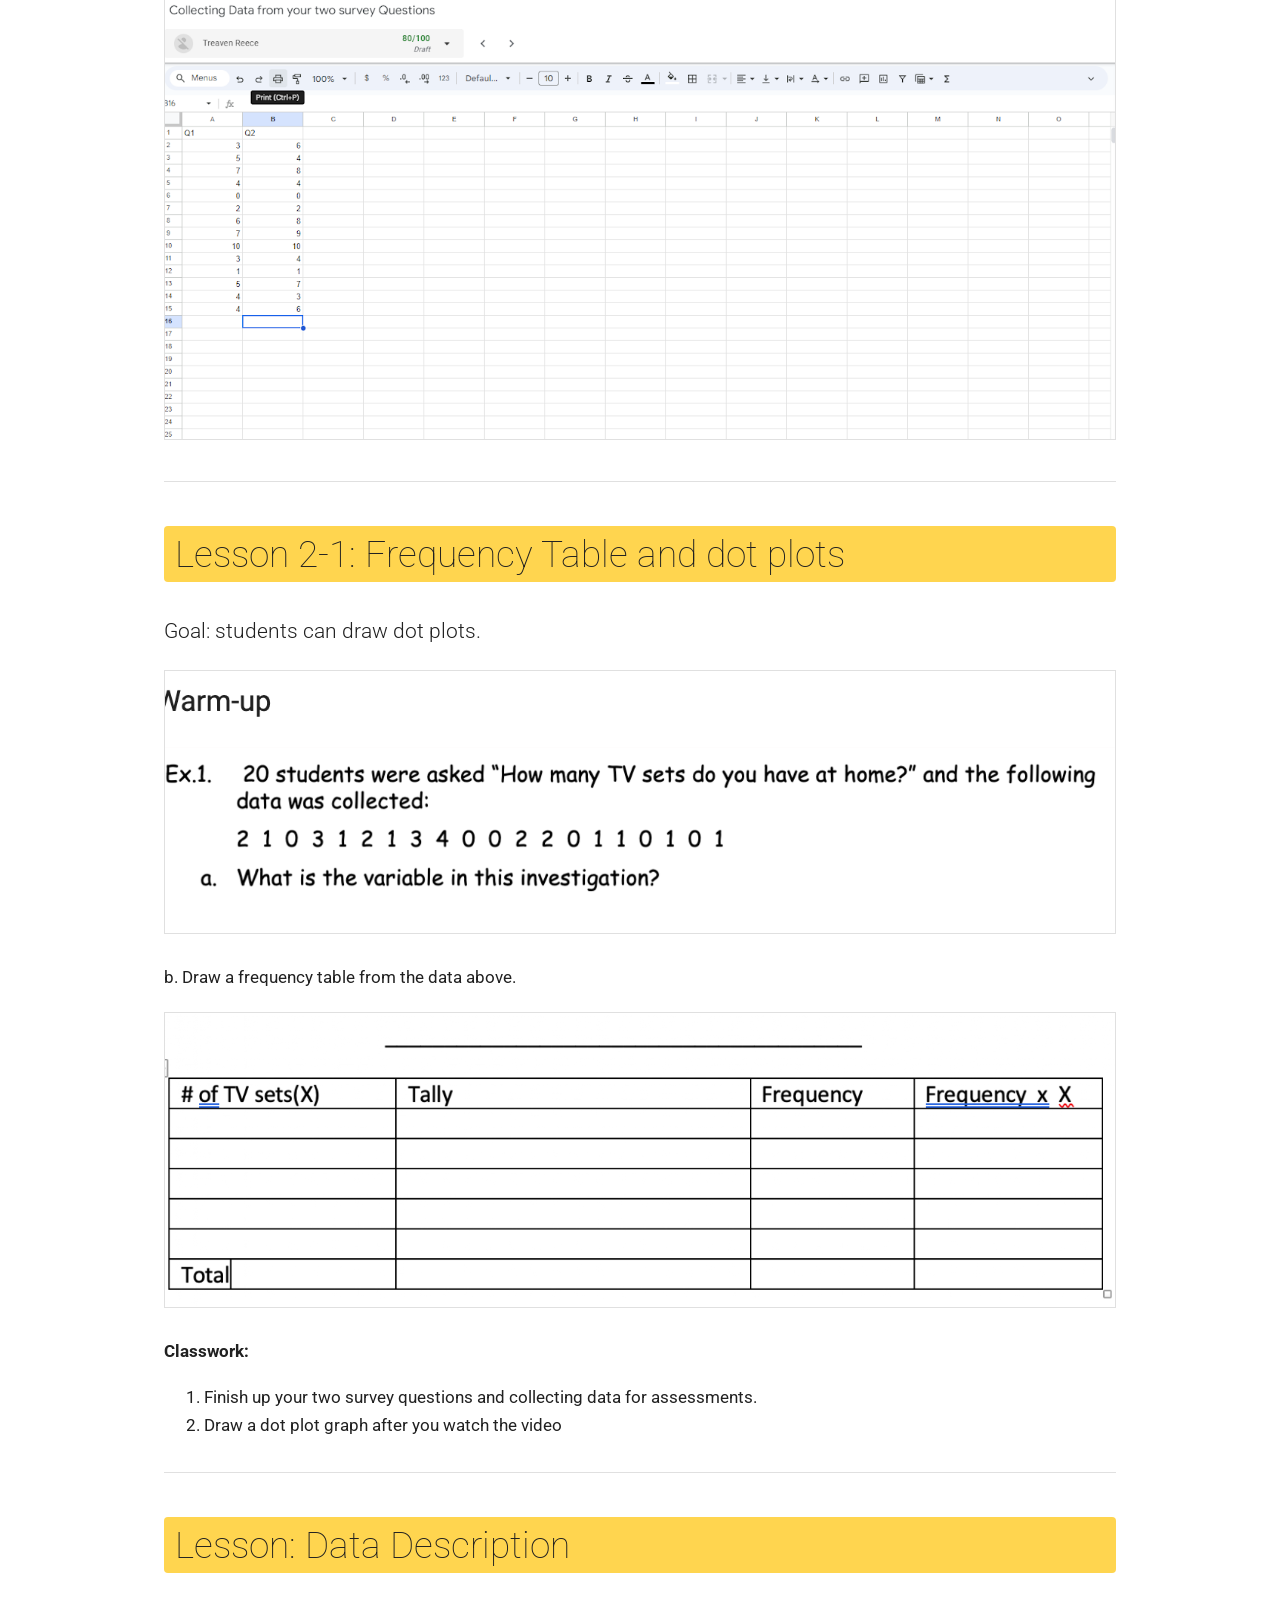
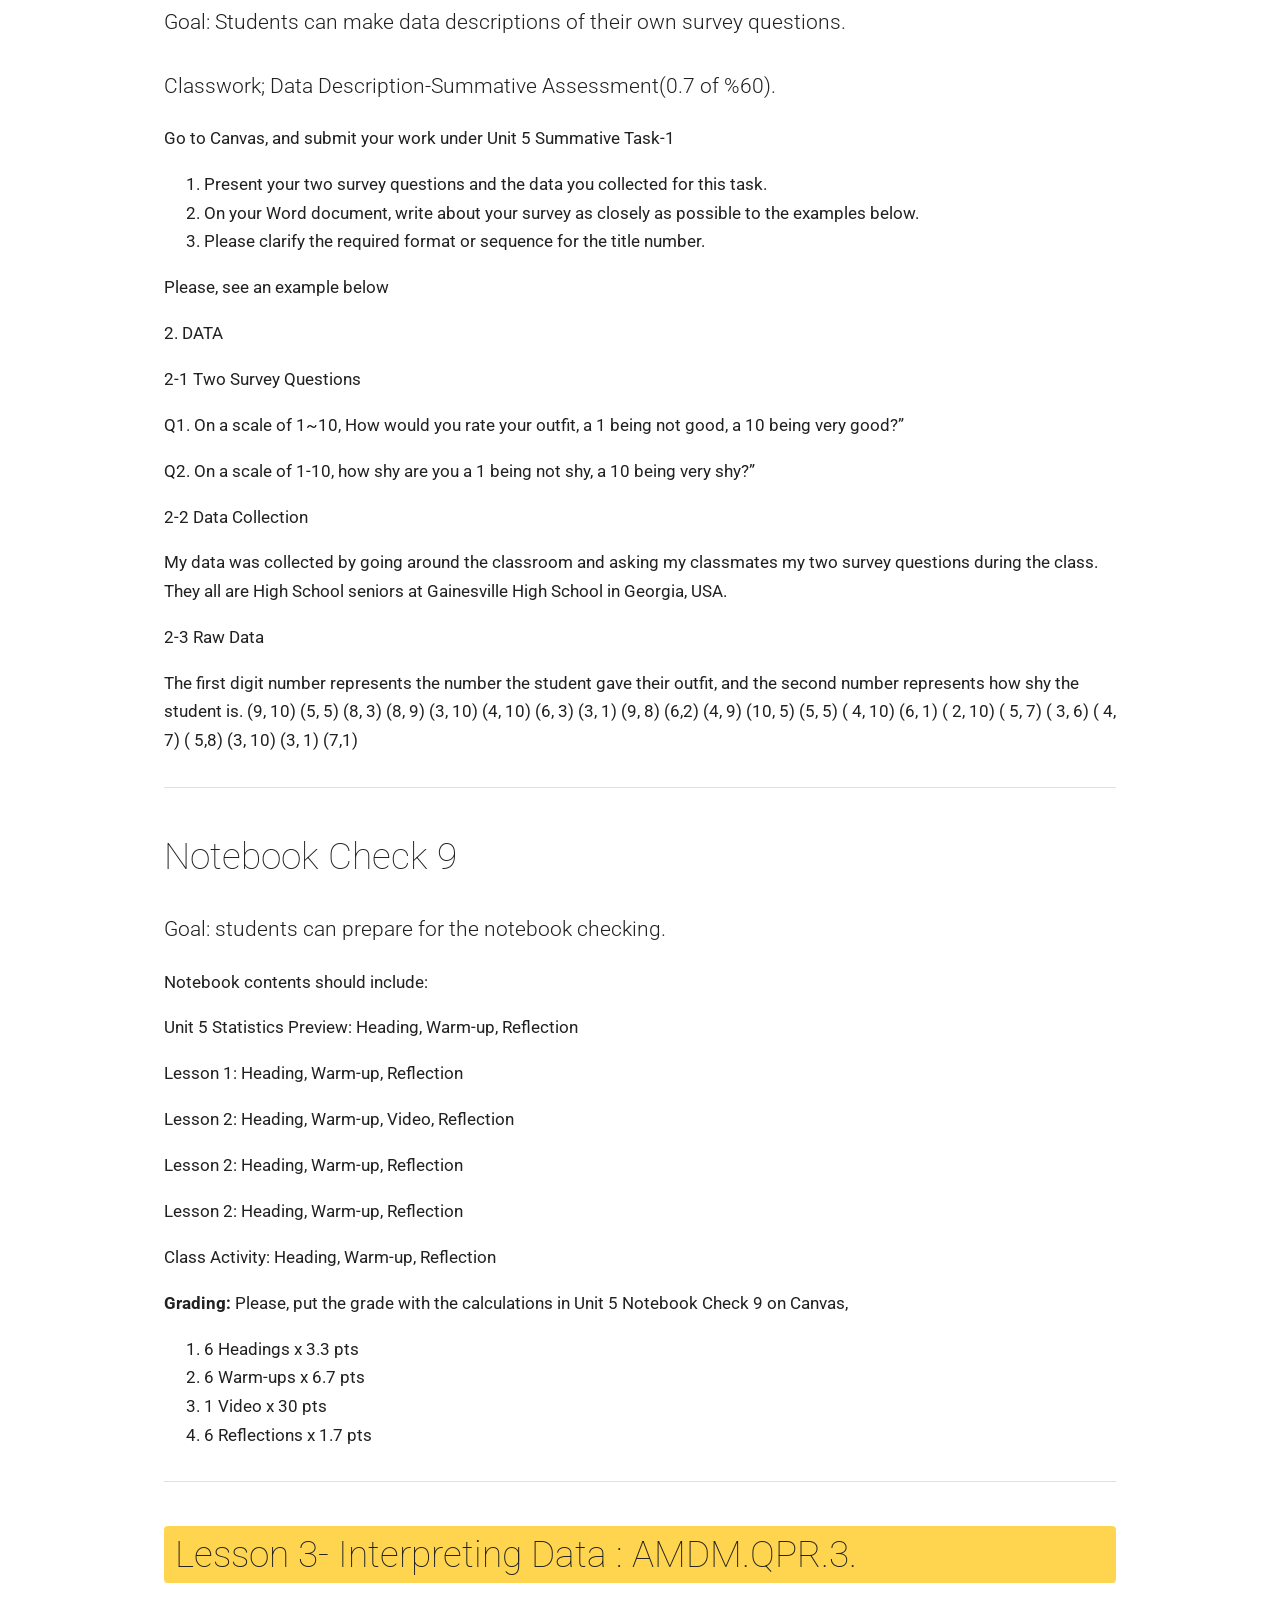
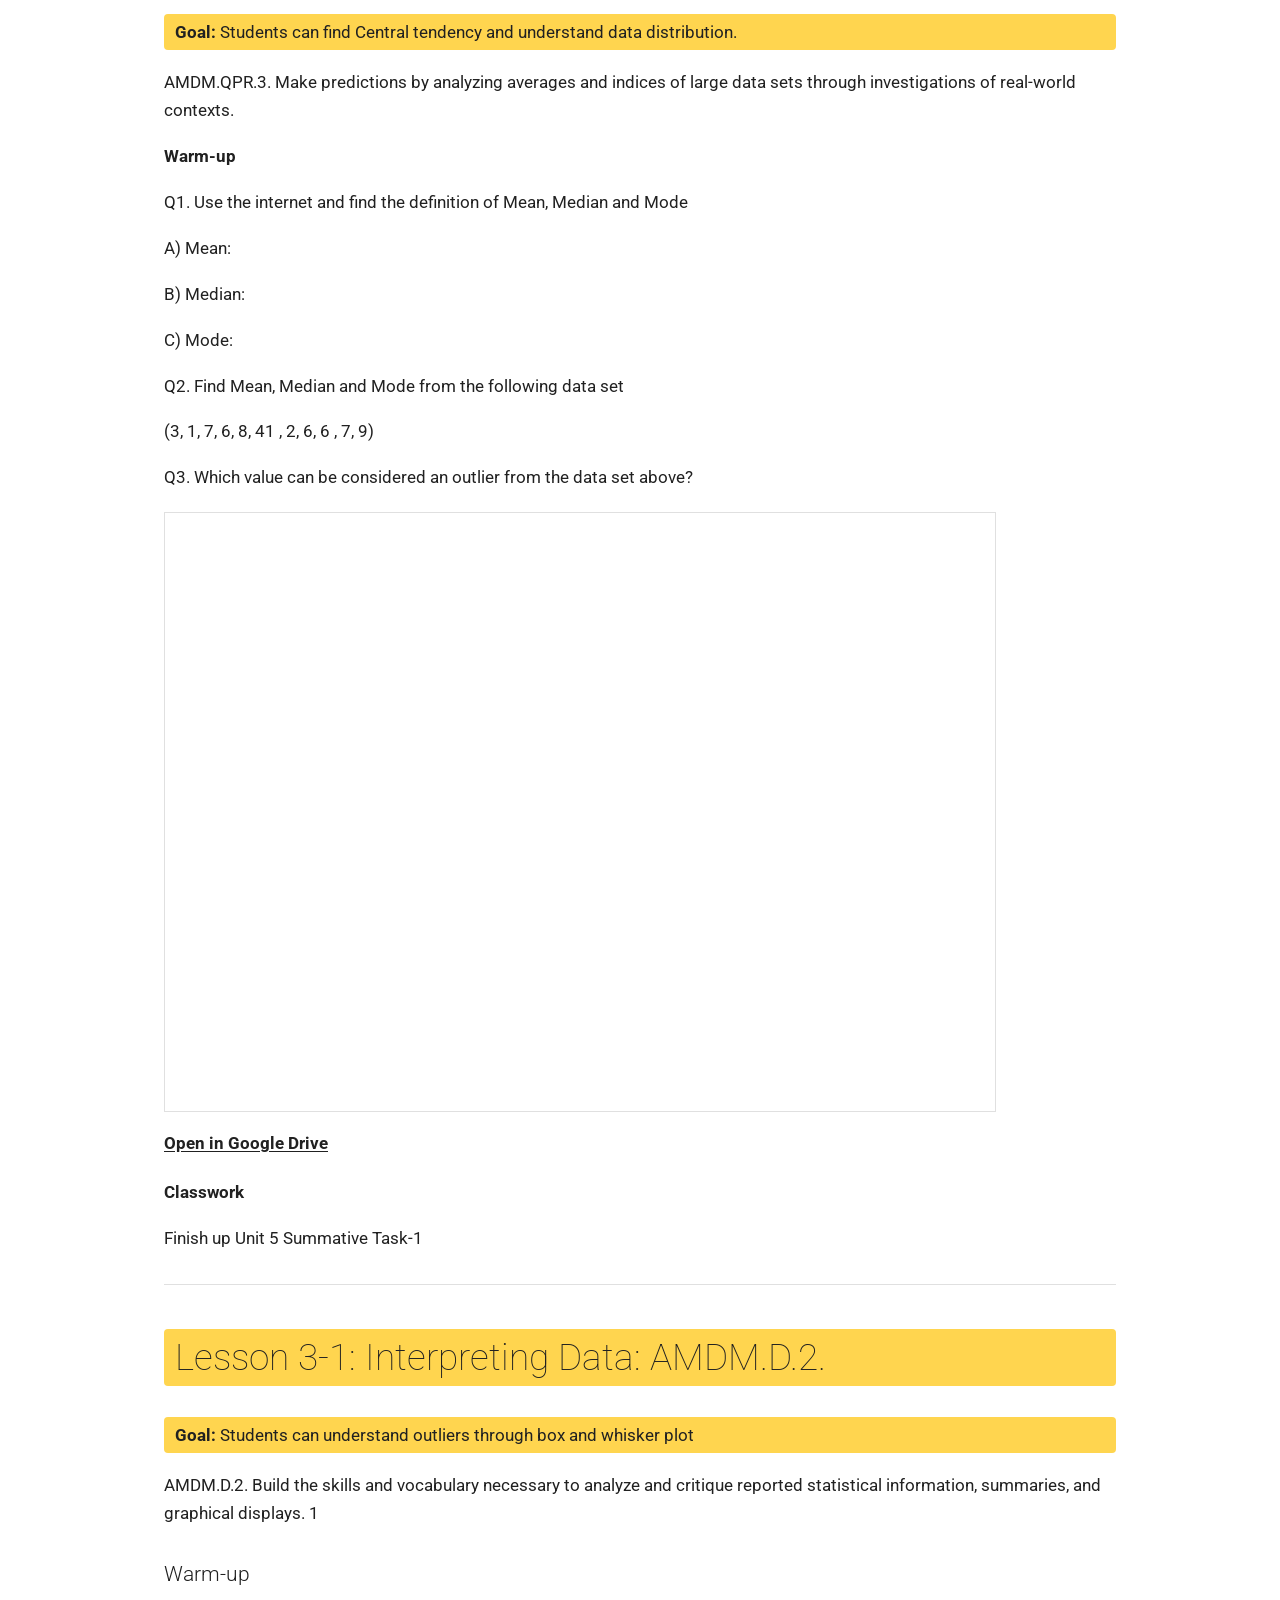
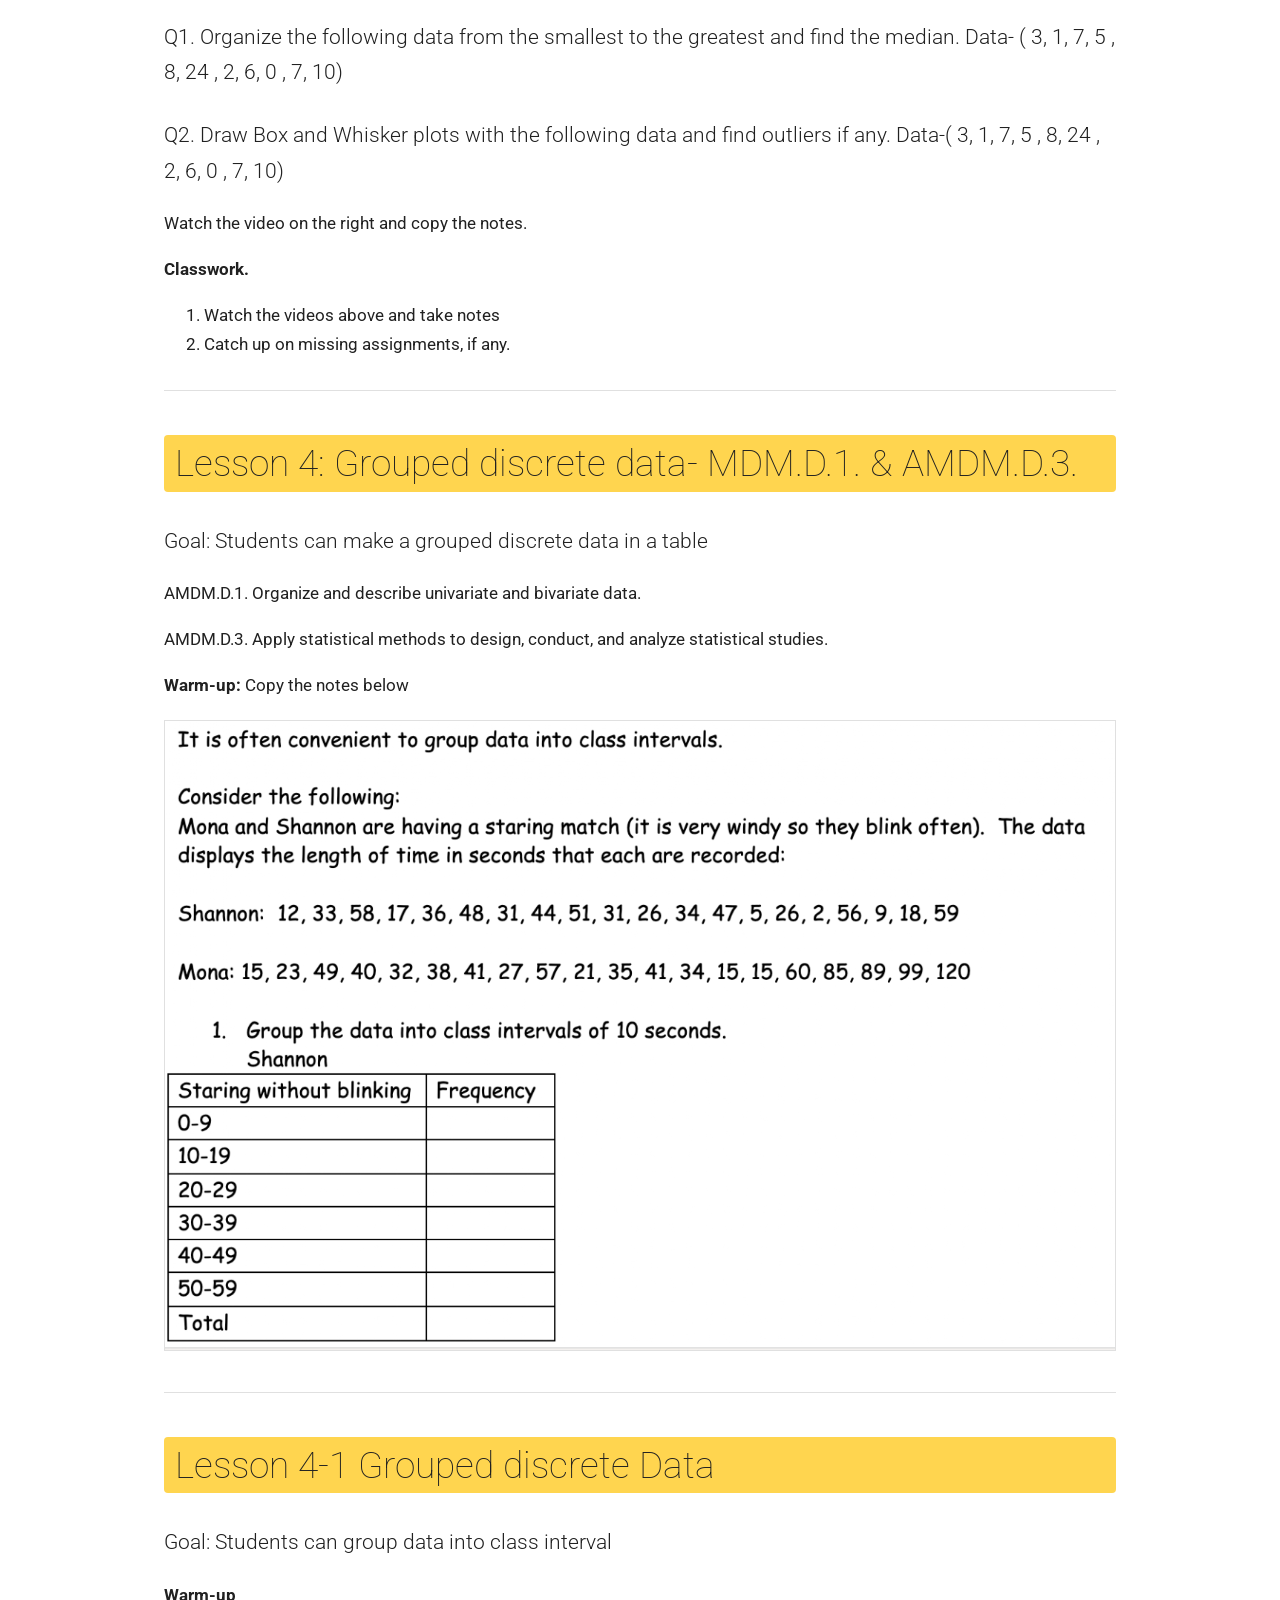
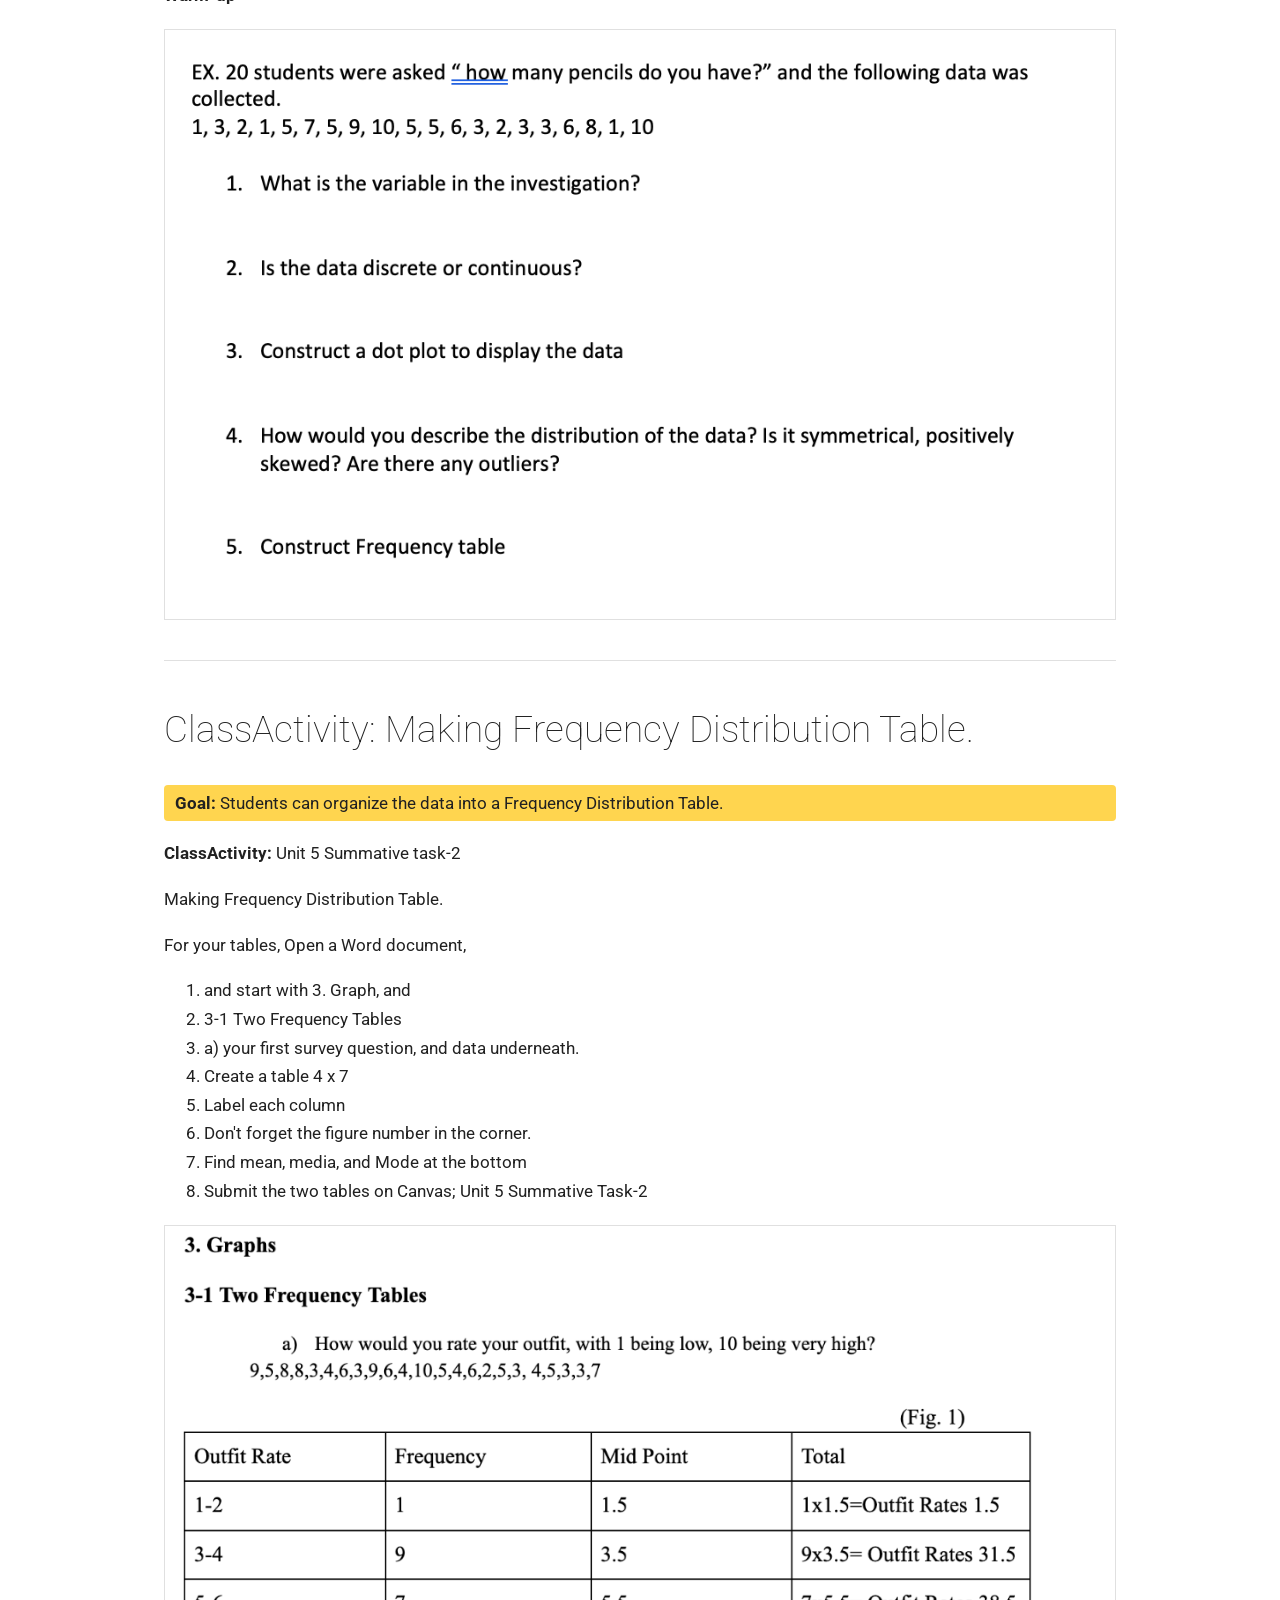
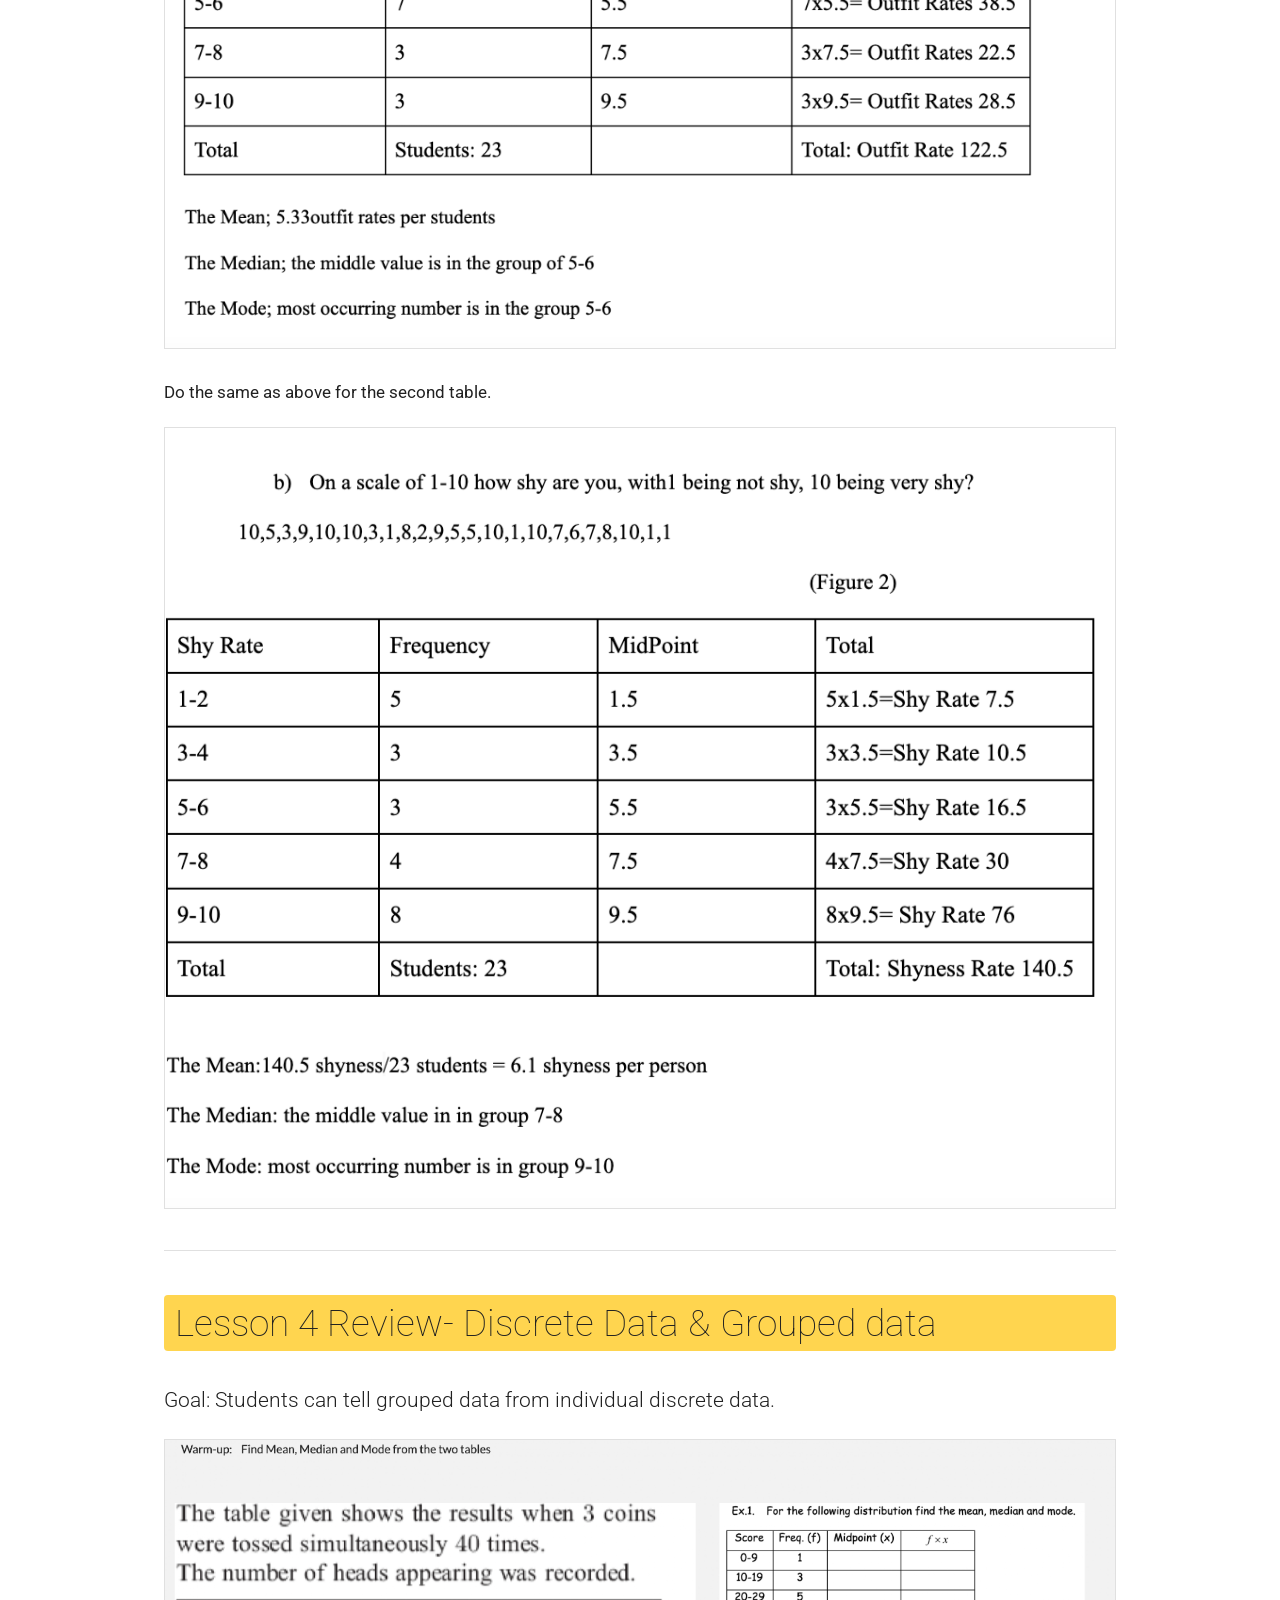
<file: unit-5-statistics.html>
<!DOCTYPE html>
<html lang="en">
<head>
<meta charset="utf-8">
<meta name="viewport" content="width=device-width, initial-scale=1">
<title>Unit 5: Statistics — AMDM 26~27</title>
<link rel="stylesheet" href="styles.css?v=3">
</head>
<body>
<a class="skip-link" href="#main">Skip to main content</a>
<header class="site-header">
  <p class="site-title"><a href="index.html">AMDM 26~27</a></p>
  <nav class="site-nav" aria-label="Site">
    <ul>
      <li><a href="index.html">Home</a></li>
      <li><a href="welcome-20262027.html">Welcome, 2026~2027</a></li>
      <li><a href="course-introduction.html">Course Introduction</a></li>
      <li><a href="course-outline-and-math-policies.html">Course Outline &amp; Math Policies</a></li>
      <li><a href="questioning-and-prompting-skills.html">Questioning &amp; Prompting Skills</a></li>
      <li><a href="rubrics-with-sample-writing.html">Rubrics &amp; Sample Writing</a></li>
      <li><a href="math-projects.html">Math Projects</a></li>
      <li><a href="unit-1-number-and-operations.html">Unit 1: Number &amp; Operations</a></li>
      <li><a href="unit-2-geometric-ratios.html">Unit 2: Geometric Ratios</a></li>
      <li><a href="unit-3-function-models-decision-making.html">Unit 3: Function Models &amp; Decision Making</a></li>
      <li><a href="unit-4-probability.html">Unit 4: Probability</a></li>
      <li><a href="unit-5-statistics.html" aria-current="page">Unit 5: Statistics</a></li>
      <li><a href="unit-6-finance.html">Unit 6: Finance</a></li>
      <li><a href="unit-7-networks-and-graphs.html">Unit 7: Networks &amp; Graphs</a></li>
    </ul>
  </nav>
</header>
<div class="page-banner">
  <h1>Unit 5: Statistics</h1>
</div>
<main id="main">
  

  <p><strong>Contents</strong></p>
  <ol>
    <li>Descriptive Statistics</li>
    <li>Presenting</li>
    <li>Interpreting Data</li>
    <li>Grouped Discrete Data</li>
    <li>Continuous Data &amp; Frequency Distribution Table</li>
    <li>Measures of Central Tendency &amp; Measures of Dispersion</li>
    <li>Scatter Plot &amp; Correlation</li>
    <li>Line of Best Fit &amp; Correlation coefficient</li>
    <li>Correlation and its coefficient using Google sheet</li>
  </ol>
  <p>Preparation for Math Project</p>

  <div class="lesson">
  <h2>Unit 5 Statistics Preview</h2>
  <p class="hl"><strong>Goal:</strong> Students can identify unit targets and copy the unit vocabs.</p>
  <p><strong>Warm-up:</strong> Copy the following into your notebook</p>
  <p>A. Learning targets</p>
  <p>Students can</p>
  <ol>
    <li>Describe the differences between categorical vs. quantitative data</li>
    <li>Describe the purpose of statistical investigations and when to implement an observational or experimental study</li>
    <li>Identify and explain sampling methods and their biases</li>
    <li>collect, compare, and contrast multiple data sets</li>
    <li>identify variables and populations of interest as well as data sources</li>
    <li>interpret a variety of graphical displays of statistical data</li>
    <li>prepare and present appropriate statistical reports</li>
  </ol>
  <p>B. Unit vocabs</p>
  <p>Descriptive, Discreet, Continuous data, Frequency, Central Tendency, Correlation, Sample, Data Dispersion, Outlier, Skewed, Data collection, Data presentation, Data analysis, Standard Deviation</p>
  </div>

  <div class="lesson">
  <h2 class="hl">Lesson 1- Descriptive Statistics</h2>
  <p class="hl"><strong>Goal:</strong> Students can use the statistics terms to describe and organize data</p>
  <p><strong>Warm-up:</strong></p>
  <ul>
    <li>Use the internet to find the meaning of the terms below and solve the problems.</li>
  </ul>
  <ol>
    <li>Which has categorical value?
      <ol type="a">
        <li>3.4</li>
        <li>6+3</li>
        <li>color of trees</li>
      </ol>
    </li>
    <li>Which has numerical value?
      <ol type="a">
        <li>amount of rain</li>
        <li>locations</li>
        <li>eye color</li>
      </ol>
    </li>
    <li>Which is "continuous" data?
      <ol type="a">
        <li>number of family</li>
        <li>test scores</li>
        <li>amount of rain</li>
      </ol>
    </li>
    <li>Which is "discreet" data?
      <ol type="a">
        <li>my age</li>
        <li>my height</li>
      </ol>
    </li>
  </ol>
  <p><strong>Class Activity:</strong> Quiz</p>
  <ol>
    <li>Go to Canvas and solve the quiz; Unit 5- Type of Data value</li>
  </ol>
  <div class="doc-embed">
    <iframe src="https://docs.google.com/document/d/10P1DwmOuHRVdE0WanlGG-kiK5qingAnA/preview" title="F-Descriptive Stats" loading="lazy" allow="fullscreen"></iframe>
    <p class="open-link"><a href="https://docs.google.com/document/d/10P1DwmOuHRVdE0WanlGG-kiK5qingAnA/preview">Open in Google Drive</a></p>
  </div>
  </div>

  <div class="lesson">
  <h2 class="hl">Lesson 2- Presenting data (Making Frequency Table)-</h2>
  <h3>Goal Students can watch the video to copy down data representation.</h3>
  <p><strong>Warm-up;</strong></p>
  <p>Write down the two sample survey questions that have numerical values and answers to the questions. See also if they are in a relationship of Cause and Effect</p>
  <p>Q. 1</p>
  <p>a) On a scale of 1~10, How often do you text a day, a 1 is least often, and a 10 is very often?</p>
  <p>b) On a scale of 1~10, how popular do you think you are, where a 1 is not popular, and a 10 is very popular?</p>
  <p>Q.2</p>
  <p>Collect the data from each questions and put them into a parenthesis. Eg.; (7, 9), (2.5), (3,7)....</p>
  <p><strong>Class Activity:</strong> Formative Assessment( 80% of the %40)</p>
  <ol>
    <li>Open Google sheet.</li>
    <li>Put the data from the Question 1 into a Google sheet in column A and B.</li>
    <li>Upload the file under Unit 5 Data Practice on Canvas</li>
  </ol>
  <p>Watch the video and copy the notes.</p>
  </div>

  <div class="lesson">
  <h2 class="hl">Lesson 2- Presenting data (Making Frequency Table)-</h2>
  <h3>Goal Students can use raw data to create a frequency table and find Mean of the data</h3>
  <p><strong>Warm-up:</strong> Copy the following question and set up a "frequency table " for the data without fertilizer using the raw data below.</p>
  <figure><img src="images/u5-01.png" alt="Frequency table warm-up raw data without fertilizer" loading="lazy"></figure>
  </div>

  <div class="lesson">
  <h2 class="hl">Lesson 2- Presenting data (Making Frequency Table)-</h2>
  <h3>Goal Students can use raw data to create a frequency table and find Mean of the data</h3>
  <p><strong>Warm-up</strong></p>
  <ol>
    <li>Creat frequency table for the data "with" fertilizer below, find ' Mean', 'Median' and 'Mode' , into your notebook( Show your work).</li>
  </ol>
  <figure><img src="images/u5-02.png" alt="Frequency table warm-up raw data with fertilizer" loading="lazy"></figure>
  <p><strong>Classwork:</strong> Today, complete all the missing assignments; unit 5 Quiz, Unit 5 data practice</p>
  </div>

  <div class="lesson">
  <h2>Class Activity -</h2>
  <h3>Goal Students can create two survey Questions.</h3>
  <p><strong>Warm-up</strong></p>
  <p>Q1. Write the following two survey questions and identify which one represents the cause and which one represents the effect.</p>
  <ol>
    <li>How many cups of water do you drink per day?</li>
    <li>How often do you go to the toilet per day?</li>
  </ol>
  <p><strong>Classwork;</strong></p>
  <p>Look at the following examples and create similar questions of your own in your notebook.</p>
  <ol>
    <li>On a scale of 1 to 10, how often do you text per day? A 1 means least often, and a 10 means very often. (Cause)</li>
    <li>On a scale of 1 to 10, how popular do you think you are? A 1 means not popular, and a 10 means very popular. (Effect)</li>
    <li>before creating the survey questions, go to canvas and take the quiz first : Unit 5 Survey Data Type</li>
  </ol>
  <h3>4. Steps to follow:</h3>
  <ol type="a">
    <li>Create two questions that ask for numbers (i.e., numerical values), using a scale from 1 to 10.</li>
    <li>Ensure that the two questions are correlated.</li>
  </ol>
  <p>Now, go to Canvas, enter the two survey questions into a Word document, and upload it under Unit 5 Two Survey Questions.</p>
  </div>

  <div class="lesson">
  <h2>Collecting Data</h2>
  <h3>Goal: students can collect the raw data from the two survey questions</h3>
  <p><strong>Class Activity:</strong></p>
  <p>Using the two survey questions you created yesterday:</p>
  <ol>
    <li>Walk around the classroom and collect answers from at least 15 students.</li>
    <li>Open a spreadsheet and enter the data.</li>
    <li>Label the first row as Q1-key word and Q2-key word for the corresponding questions.</li>
    <li>Submit the completed spreadsheet on Canvas: Unit 5 Collecting Data</li>
  </ol>
  <figure><img src="images/u5-03.png" alt="Collecting data illustration" loading="lazy"></figure>
  </div>

  <div class="lesson">
  <h2 class="hl">Lesson 2-1: Frequency Table and dot plots</h2>
  <h3>Goal: students can draw dot plots.</h3>
  <figure><img src="images/u5-04.png" alt="Frequency table example illustration" loading="lazy"></figure>
  <p>b. Draw a frequency table from the data above.</p>
  <figure><img src="images/u5-05.png" alt="Dot plot example illustration" loading="lazy"></figure>
  <p><strong>Classwork:</strong></p>
  <ol>
    <li>Finish up your two survey questions and collecting data for assessments.</li>
    <li>Draw a dot plot graph after you watch the video</li>
  </ol>
  </div>

  <div class="lesson">
  <h2 class="hl">Lesson: Data Description</h2>
  <h3>Goal: Students can make data descriptions of their own survey questions.</h3>
  <h3>Classwork; Data Description-Summative Assessment(0.7 of %60).</h3>
  <p>Go to Canvas, and submit your work under Unit 5 Summative Task-1</p>
  <ol>
    <li>Present your two survey questions and the data you collected for this task.</li>
    <li>On your Word document, write about your survey as closely as possible to the examples below.</li>
    <li>Please clarify the required format or sequence for the title number.</li>
  </ol>
  <p>Please, see an example below</p>
  <p>2. DATA</p>
  <p>2-1 Two Survey Questions</p>
  <p>Q1. On a scale of 1~10, How would you rate your outfit, a 1 being not good, a 10 being very good?”</p>
  <p>Q2. On a scale of 1-10, how shy are you a 1 being not shy, a 10 being very shy?”</p>
  <p>2-2 Data Collection</p>
  <p>My data was collected by going around the classroom and asking my classmates my two survey questions during the class. They all are High School seniors at Gainesville High School in Georgia, USA.</p>
  <p>2-3 Raw Data</p>
  <p>The first digit number represents the number the student gave their outfit, and the second number represents how shy the student is. (9, 10) (5, 5) (8, 3) (8, 9) (3, 10) (4, 10) (6, 3) (3, 1) (9, 8) (6,2) (4, 9) (10, 5) (5, 5) ( 4, 10) (6, 1) ( 2, 10) ( 5, 7) ( 3, 6) ( 4, 7) ( 5,8) (3, 10) (3, 1) (7,1)</p>
  </div>

  <div class="lesson">
  <h2>Notebook Check 9</h2>
  <h3>Goal: students can prepare for the notebook checking.</h3>
  <p>Notebook contents should include:</p>
  <p>Unit 5 Statistics Preview: Heading, Warm-up, Reflection</p>
  <p>Lesson 1: Heading, Warm-up, Reflection</p>
  <p>Lesson 2: Heading, Warm-up, Video, Reflection</p>
  <p>Lesson 2: Heading, Warm-up, Reflection</p>
  <p>Lesson 2: Heading, Warm-up, Reflection</p>
  <p>Class Activity: Heading, Warm-up, Reflection</p>
  <p><strong>Grading:</strong> Please, put the grade with the calculations in Unit 5 Notebook Check 9 on Canvas,</p>
  <ol>
    <li>6 Headings x 3.3 pts</li>
    <li>6 Warm-ups x 6.7 pts</li>
    <li>1 Video x 30 pts</li>
    <li>6 Reflections x 1.7 pts</li>
  </ol>
  </div>

  <div class="lesson">
  <h2 class="hl">Lesson 3- Interpreting Data : AMDM.QPR.3.</h2>
  <p class="hl"><strong>Goal:</strong> Students can find Central tendency and understand data distribution.</p>
  <p>AMDM.QPR.3. Make predictions by analyzing averages and indices of large data sets through investigations of real-world contexts.</p>
  <p><strong>Warm-up</strong></p>
  <p>Q1. Use the internet and find the definition of Mean, Median and Mode</p>
  <p>A) Mean:</p>
  <p>B) Median:</p>
  <p>C) Mode:</p>
  <p>Q2. Find Mean, Median and Mode from the following data set</p>
  <p>(3, 1, 7, 6, 8, 41 , 2, 6, 6 , 7, 9)</p>
  <p>Q3. Which value can be considered an outlier from the data set above?</p>
  <div class="doc-embed">
    <iframe src="https://docs.google.com/document/d/1BDhB7b06HYH0AaywvETo5NMZgCMoEoAR/preview" title="Presenting and Interpreting Data" loading="lazy" allow="fullscreen"></iframe>
    <p class="open-link"><a href="https://docs.google.com/document/d/1BDhB7b06HYH0AaywvETo5NMZgCMoEoAR/preview">Open in Google Drive</a></p>
  </div>
  <p><strong>Classwork</strong></p>
  <p>Finish up Unit 5 Summative Task-1</p>
  </div>

  <div class="lesson">
  <h2 class="hl">Lesson 3-1: Interpreting Data: AMDM.D.2.</h2>
  <p class="hl"><strong>Goal:</strong> Students can understand outliers through box and whisker plot</p>
  <p>AMDM.D.2. Build the skills and vocabulary necessary to analyze and critique reported statistical information, summaries, and graphical displays. 1</p>
  <h3>Warm-up</h3>
  <h3>Q1. Organize the following data from the smallest to the greatest and find the median. Data- ( 3, 1, 7, 5 , 8, 24 , 2, 6, 0 , 7, 10)</h3>
  <h3>Q2. Draw Box and Whisker plots with the following data and find outliers if any. Data-( 3, 1, 7, 5 , 8, 24 , 2, 6, 0 , 7, 10)</h3>
  <p>Watch the video on the right and copy the notes.</p>
  <p><strong>Classwork.</strong></p>
  <ol>
    <li>Watch the videos above and take notes</li>
    <li>Catch up on missing assignments, if any.</li>
  </ol>
  </div>

  <div class="lesson">
  <h2 class="hl">Lesson 4: Grouped discrete data- MDM.D.1. &amp; AMDM.D.3.</h2>
  <h3>Goal: Students can make a grouped discrete data in a table</h3>
  <p>AMDM.D.1. Organize and describe univariate and bivariate data.</p>
  <p>AMDM.D.3. Apply statistical methods to design, conduct, and analyze statistical studies.</p>
  <p><strong>Warm-up:</strong> Copy the notes below</p>
  <figure><img src="images/u5-06.png" alt="Grouped discrete data notes illustration" loading="lazy"></figure>
  </div>

  <div class="lesson">
  <h2 class="hl">Lesson 4-1 Grouped discrete Data</h2>
  <h3>Goal: Students can group data into class interval</h3>
  <p><strong>Warm-up</strong></p>
  <figure><img src="images/u5-07.png" alt="Class interval warm-up illustration" loading="lazy"></figure>
  </div>

  <div class="lesson">
  <h2>ClassActivity: Making Frequency Distribution Table.</h2>
  <p class="hl"><strong>Goal:</strong> Students can organize the data into a Frequency Distribution Table.</p>
  <p><strong>ClassActivity:</strong> Unit 5 Summative task-2</p>
  <p>Making Frequency Distribution Table.</p>
  <p>For your tables, Open a Word document,</p>
  <ol>
    <li>and start with 3. Graph, and</li>
    <li>3-1 Two Frequency Tables</li>
    <li>a) your first survey question, and data underneath.</li>
    <li>Create a table 4 x 7</li>
    <li>Label each column</li>
    <li>Don't forget the figure number in the corner.</li>
    <li>Find mean, media, and Mode at the bottom</li>
    <li>Submit the two tables on Canvas; Unit 5 Summative Task-2</li>
  </ol>
  <figure><img src="images/u5-08.png" alt="Frequency distribution table example illustration" loading="lazy"></figure>
  <p>Do the same as above for the second table.</p>
  <figure><img src="images/u5-09.png" alt="Second frequency distribution table example illustration" loading="lazy"></figure>
  </div>

  <div class="lesson">
  <h2 class="hl">Lesson 4 Review- Discrete Data &amp; Grouped data</h2>
  <h3>Goal: Students can tell grouped data from individual discrete data.</h3>
  <figure><img src="images/u5-10.png" alt="Discrete and grouped data review illustration" loading="lazy"></figure>
  <p>Watch the video below, and copy the notes.</p>
  <p>Finding Mean, Median and Mode of grouped data</p>
  <div class="video">
    <iframe src="https://www.youtube-nocookie.com/embed/zjHfAhcU6kE" title="Finding Mean, Median and Mode of grouped data" loading="lazy" allow="accelerometer; autoplay; clipboard-write; encrypted-media; gyroscope; picture-in-picture" allowfullscreen></iframe>
  </div>
  <p><strong>Classwork:</strong> finish up the Unit 5 summative task-2</p>
  </div>

  <div class="lesson">
  <h2 class="hl">Lesson 4 -2 Continuous Data &amp; Frequency Distribution Table (AMDM. FGR. 9.2)-</h2>
  <h3>Goal: Students can make a continuous distribution table and Histogram.</h3>
  <figure><img src="images/u5-11.png" alt="Continuous distribution table and histogram illustration" loading="lazy"></figure>
  <p>Watch and copy the video notes into your notebook.</p>
  <div class="video">
    <iframe src="https://www.youtube-nocookie.com/embed/j6ftiC2o6O4" title="Continuous data and frequency distribution table video" loading="lazy" allow="accelerometer; autoplay; clipboard-write; encrypted-media; gyroscope; picture-in-picture" allowfullscreen></iframe>
  </div>
  <div class="doc-placeholder" role="note"><p>[Document: I-Continuous Data &amp; Frequency Distribution Tables — owner to add sharing link]</p></div>
  </div>

  <div class="lesson">
  <h2 class="hl">Lesson 5- Measure of Data Dispersion -</h2>
  <p class="hl"><strong>Goal:</strong> Students can generate a Box &amp; Whiskers graph, using a website</p>
  <figure><img src="images/u5-12.png" alt="Box and whiskers graph illustration" loading="lazy"></figure>
  </div>

  <div class="lesson">
  <h2 class="hl">Lesson 5 : Distribution of the Data set</h2>
  <p class="hl"><strong>Goal:</strong> Students can understand data distributions.</p>
  <p><strong>Warm-up:</strong> Copy the following</p>
  <figure><img src="images/u5-13.png" alt="Data distribution warm-up illustration" loading="lazy"></figure>
  <p><strong>Classwork:</strong> Find the definition of Normal Distribution Curve(Bell Curve)-This distribution frequently appears in natural phenomena and human activities and serves as a foundation for statistical analysis.</p>
  </div>

  <div class="lesson">
  <h2 class="hl">Lesson 5 : Understanding Data set</h2>
  <p class="hl"><strong>Goal:</strong> Students can interprete data.</p>
  <p>Copy and solve the question below.</p>
  <figure><img src="images/u5-14.png" alt="Understanding data set questions illustration" loading="lazy"></figure>
  <ol>
    <li>What percentage of the employees did not leave the office?</li>
    <li>What percentage of the employees left the office more than 5 times?</li>
    <li>What is the most frequent number of business appointments out of the office?</li>
    <li>Describe the distribution of the data?</li>
    <li>Are there any outliers?</li>
  </ol>
  </div>

  <div class="lesson">
  <h2>Unit 5 Formative Assessment</h2>
  <h3>Goal: students can make dot plots for analysis</h3>
  <p><strong>Classwork:</strong> Unit 5 Formative Assessment(Unit 5-Dot Plot),</p>
  <p>Draw two dot plots of your two survey question data on paper, describe the data distribution, and submit it on Canvas in a photo file.</p>
  <p>Please refer to a sample below</p>
  <div class="doc-embed">
    <iframe src="https://drive.google.com/file/d/1MqH7JJFGAs1VcVm3ltviP1vgVmyw9pCO/preview" title="Unit 5 Dot plot sample" loading="lazy" allow="fullscreen"></iframe>
    <p class="open-link"><a href="https://drive.google.com/file/d/1MqH7JJFGAs1VcVm3ltviP1vgVmyw9pCO/preview">Open in Google Drive</a></p>
  </div>
  </div>

  <div class="lesson">
  <h2>Notebook Check 10</h2>
  <h3>Goal: students can prepare for the notebook checking.</h3>
  <h3>Notebook contents should include:</h3>
  <h3>Lesson 2-1: Heading, Warm-up, Video, Reflection</h3>
  <h3>Lesson: Data Description: Heading, Warm-up, Reflection</h3>
  <h3>Lesson 3: Heading, Warm-up, Reflection</h3>
  <h3>Lesson 3-1: Heading, Warm-up, Video, Reflection</h3>
  <h3>Lesson 4: Heading, Warm-up, Reflection</h3>
  <h3>Lesson 4-1: Heading, Warm-up, Video, Reflection</h3>
  <p><strong>Grading:</strong> Please, put the grade in the Unit 5 Notebook Check 10 folder as the example below.</p>
  <ol>
    <li>6 Headings x 3.3 pts =</li>
    <li>6 Warm-ups x 6.7 pts=</li>
    <li>3 Video x 10 pts=</li>
    <li>6 Reflections x 1.7 pts=</li>
  </ol>
  <p>Total: _________</p>
  </div>

  <div class="lesson">
  <h2 class="hl">Lesson 6- Measure of Dispersion -</h2>
  <p class="hl"><strong>Goal:</strong> Students can understand the Measure of Dispersion in Statistics</p>
  <p><strong>Warm-up:</strong> Copy and solve the following questions</p>
  <p>Q1. Find the Mean and the range of the two data sets below.</p>
  <ol>
    <li>(-2,-1,0,1,2)=</li>
    <li>(-4,-2, 0, 2,4)=</li>
  </ol>
  <h2>Q2. What is Measure of Dispersion in Statistics?</h2>
  <p>Measures of dispersion help to describe the variability in data. Dispersion is a statistical term that can be used to describe the extent to which data is scattered. Thus, measures of dispersion are certain types of measures that are used to quantify the dispersion of data.</p>
  <ol>
    <li>Range is the difference between the highest and lowest values in a dataset. ( how far apart the biggest and smallest numbers in a set are )</li>
    <li>Variance measures the average squared deviation of each data point from the mean of the dataset. it shows how much the numbers in a set are spread out from the average.</li>
    <li>Standard deviation is the square root of the variance. It is like variance but in a way that's easier to understand because it's in the same units as the original numbers.</li>
  </ol>
  <p><strong>Classwork:</strong> Finish up the missing assignments; Two frequency tables &amp; notebook check</p>
  </div>

  <div class="lesson">
  <h2 class="hl">Lesson 6- Measure of Dispersion -</h2>
  <p class="hl"><strong>Goal:</strong> Students can generate a Box &amp; Whiskers graph of their own data, using a website</p>
  <p><strong>Unit 5 Formative Task</strong></p>
  <ol>
    <li>Create a Word document and type 3-2. Box&amp; Whiskers</li>
    <li>Go to <a href="https://www.meta-chart.com">www.meta-chart.com</a> or use A.I.</li>
    <li>Choose the Box and Whiskers Plot icon at the bottom</li>
    <li>Gather the Data from your survey question 1, and paste the data into the data box</li>
    <li>Label the graph</li>
    <li>Display the graph and download it onto your computer.</li>
    <li>Paste the graph on the Word document.</li>
    <li>(Repeat this step for the second survey question) and put it on Canvas: Unit 5 Box&amp;Whiskers</li>
    <li>Look below the sample document for an example</li>
  </ol>
  <div class="doc-embed">
    <iframe src="https://drive.google.com/file/d/19dreuXor2zR4d60Jx-9-J1bNumHc4ZfG/preview" title="Box and Whiskers sample" loading="lazy" allow="fullscreen"></iframe>
    <p class="open-link"><a href="https://drive.google.com/file/d/19dreuXor2zR4d60Jx-9-J1bNumHc4ZfG/preview">Open in Google Drive</a></p>
  </div>
  </div>

  <div class="lesson">
  <h2 class="hl">Lesson 7- Scatter Plot and Correlation (AMDM. FGR. 9.2)-</h2>
  <h3>Goal: Students can make a scatter plot graph for a bivariate relationships</h3>
  <p><strong>Warm-up:</strong> Copy the following</p>
  <figure><img src="images/u5-15.png" alt="Scatter plot warm-up illustration" loading="lazy"></figure>
  <p><strong>Classwork:</strong> Finish up the unit 5 Box and Whiskers.</p>
  </div>

  <div class="lesson">
  <h2 class="hl">Lesson 7- Scatter Plot and Correlation (AMDM. FGR. 9.2)-</h2>
  <h3>Goal: Students can make a scatter plot graph for bivariate relationships</h3>
  <p><strong>Warm-up:</strong> Copy the following</p>
  <figure><img src="images/u5-16.png" alt="Scatter plot warm-up illustration continued" loading="lazy"></figure>
  <p><strong>Classwork:</strong> Finish up the Box&amp; Whiskers tasks</p>
  </div>

  <div class="lesson">
  <h2 class="hl">Lesson 7- Scatter Plot and Correlation (AMDM. FGR. 9.2)-</h2>
  <h3>Goal: Students can make a scatter plot graph for bivariate relationships</h3>
  <p>Watch the video on the right, and copy the notes into your notebook.</p>
  <div class="doc-placeholder" role="note"><p>[Document: A-Correlation.docx — owner to add sharing link]</p></div>
  </div>

  <div class="lesson">
  <h2 class="hl">Lesson 7- Scatter Plot and Correlation (AMDM. FGR. 9.2)-</h2>
  <h3>Goal: Students can draw a trend line and describe data in terms of pattern and strength.</h3>
  <figure><img src="images/u5-17.png" alt="Trend line warm-up illustration" loading="lazy"></figure>
  <p>Task 1. Draw a trend line and Describe the data distribution in terms of Patterns, and Strength.</p>
  </div>

  <div class="lesson">
  <h2 class="hl">Lesson 8- Line of Best Fit &amp; Correlation and Coefficient</h2>
  <p class="hl"><strong>Goal:</strong> Goal: Students can draw a line of best fit with help of Google spread Sheet</p>
  <figure><img src="images/u5-18.png" alt="Line of best fit illustration" loading="lazy"></figure>
  <p>Q1. Find the equation of the line from the graph above, and predict a person's weight when his height is 170 cm.</p>
  <p>Q2. Predict a person's height if the person is 200 cm tall.</p>
  </div>

  <div class="lesson">
  <h2 class="hl">Lesson 8- Line of Best Fit &amp; Correlation and Coefficient</h2>
  <p class="hl"><strong>Goal:</strong> Goal: Students can draw a line of best fit with help of Google spread Sheet</p>
  <p>Watch the video on the right, and copy the notes into your notebook.</p>
  <h3>Friday this Week, Notebook Check 11. and the contents should include:</h3>
  <h3>Lesson 4: Heading, Warm-up, video, Reflection</h3>
  <h3>Lesson 4-2: Heading, Warm-up, video Reflection</h3>
  <h3>Lesson 5: Heading, Warm-up, Reflection</h3>
  <h3>Lesson 5: Heading, Warm-up, Reflection</h3>
  <h3>Lesson 5: Heading, Warm-up, Reflection</h3>
  <h3>Lesson 6: Heading, Reflection</h3>
  <h3>Lesson 7: Heading, Reflection</h3>
  <div class="video">
    <iframe src="https://www.youtube-nocookie.com/embed/ugd4k3dC_8Y" title="Line of best fit and correlation coefficient video" loading="lazy" allow="accelerometer; autoplay; clipboard-write; encrypted-media; gyroscope; picture-in-picture" allowfullscreen></iframe>
  </div>
  <p><strong>Classwork;</strong></p>
  <p>Complete your missing assignments:</p>
  </div>

  <div class="lesson">
  <h2 class="hl">Lesson 9- Correlation and its coefficient using Google Sheet</h2>
  <p>Students can find the correlation and Coefficient by using Google Sheet program.</p>
  <p><strong>Warm-up:</strong> Research the following words</p>
  <ol>
    <li>Regression line:</li>
    <li>Correlation Coefficient:</li>
  </ol>
  <p>Correlation Coefficient (R)</p>
  <p>Strength of Correlation</p>
  <p>± 0.90 to ± 1.00 : Very strong correlation</p>
  <p>± 0.70 to ± 0.89 : Strong correlation</p>
  <p>± 0.50 to ± 0.69 : Moderate correlation</p>
  <p>± 0.30 to ± 0.49 : Weak correlation</p>
  <p>0.00 to ± 0.29 : Very weak or no correlation</p>
  <p><strong>Class activity:</strong> Identify your R^2 and Interpret the Correlation Coefficient.</p>
  </div>

  <div class="lesson">
  <h2>Notebook Check 11</h2>
  <p class="hl"><strong>Goal:</strong> Students can prepare for notebook check 11</p>
  <h3>Lesson 4: Heading, Warm-up, video, Reflection</h3>
  <h3>Lesson 4-2: Heading, Warm-up, video, Reflection</h3>
  <h3>Lesson 5: Heading, Warm-up, Reflection</h3>
  <h3>Lesson 5: Heading, Warm-up, Reflection</h3>
  <h3>Lesson 5: Heading, Warm-up, Reflection</h3>
  <h3>Lesson 6: Heading, Reflection</h3>
  <h3>Lesson 7: Heading, Reflection</h3>
  <p><strong>Grading calculations...</strong></p>
  <p>7 Headings x 2.86 pts =</p>
  <p>7 warm-ups x 5.72 pts =</p>
  <p>2 videos x15pts=</p>
  <p>7 reflections x 1.4pts=</p>
  <p>Total:________</p>
  </div>

  <div class="lesson">
  <h2 class="hl">Lesson 9- Correlation and its coefficient using Google Sheet</h2>
  <p>Students can find the correlation and Coefficient by using Google Sheet program.</p>
  <p><strong>Classwork- Practice for Unit 5 Summative task-3</strong></p>
  <p>Find the equation and Correlation and Coefficient of the Regression line of the two sets of data: (0, 3), (1, 4.47), (2, 5.91), (3, 7.43), (4, 8.95), (5, 10.6), (6, 11.96), (7, 13.46), (8, 15,04)</p>
  <p>Here are the steps.</p>
  <ul>
    <li>Open your Google Sheets and plug the data in columns A and B accordingly.</li>
    <li>Click Insert tap and choose scatter chart.</li>
    <li>Make sure to click on Use Column A as labels.</li>
    <li>Choose Customize tap and Click Series and then click Trendline</li>
    <li>Choose Label and pick Use Equation.</li>
    <li>Click on show R^2</li>
    <li>Download and upload the graph on Canvas- Unit 5 Data Correlation Practice</li>
  </ul>
  <p>Use the following video for your reference.</p>
  <div class="video">
    <iframe src="https://www.youtube-nocookie.com/embed/fHxfoQsc8hc" title="Correlation and coefficient using Google Sheets video" loading="lazy" allow="accelerometer; autoplay; clipboard-write; encrypted-media; gyroscope; picture-in-picture" allowfullscreen></iframe>
  </div>
  </div>

  <div class="lesson">
  <h2>Review Lesson 7&amp;8 -Line of Best Fit &amp; Correlation and Coefficient</h2>
  <p class="hl"><strong>Goal:</strong> Goal: Students can draw a line of best fit with help of Google spread Sheet</p>
  <figure><img src="images/u5-19.png" alt="Line of best fit review illustration" loading="lazy"></figure>
  <figure><img src="images/u5-20.png" alt="Correlation review illustration" loading="lazy"></figure>
  <p><strong>Classwork:</strong> From yesterday's activity for Formative Assessment,</p>
  <p>Submit the scatter chart graph on Canvas: Unit 5 Data Correlation Practice</p>
  </div>

  <div class="lesson">
  <h2>Class activity- Making a Scatter chart</h2>
  <p class="hl"><strong>Goal:</strong> Students will make a scatter chart, using their two survey question data</p>
  <p><strong>Unit 5 Summative Task 3 - Making a Scatter chart</strong></p>
  <p>Open google sheets and create a Scatter chart graph and download it onto a Word document. The steps to follow...</p>
  <ol>
    <li>Open your previous Collecting data document(or unit 5 summative task-1 doc.) and highlight the data in columns A and B. If you do not have it then, plug your survey question data into the google sheets in columns A and B accordingly.</li>
    <li>Click Insert tap and choose Scatter chart.</li>
    <li>Choose Customize tap and Click Series and then click Trendline</li>
    <li>Choose Label and pick Use Equation.</li>
    <li>Click on R^2 for the Correlation Coefficient</li>
    <li>paste the graph and its description into the word document and submit it for Unit 5 Summative task-3</li>
  </ol>
  <p>A Sample is below: put the graph and the description in a word document</p>
  <figure><img src="images/u5-21.png" alt="Scatter chart sample illustration" loading="lazy"></figure>
  <ul>
    <li>Description of the Scatter graph</li>
  </ul>
  <p>From the graph above, the function of the line is -0.396x+8.03, and there appears to be a negative correlation. However, since the R-squared value (Correlation Coefficient) is 0.063, the strength of the relationship is negligible. This indicates that there is no significant correlation between Outfit and Shyness. Please refer to the table below for further details.</p>
  <p>Correlation Coefficient (R)</p>
  <p>Strength of Correlation</p>
  <p>± 0.81 to ± 1.00 : Very strong correlation and perfect correlation</p>
  <p>± 0.61 to ± 0.80 : Strong correlation</p>
  <p>± 0.41 to ± 0.60 : Moderate correlation</p>
  <p>± 0.21 to ± 0.40 : Weak correlation</p>
  <p>0.00 to ± 0.20 : no correlation and very weak</p>
  </div>

  <div class="lesson">
  <h2>Catch-up</h2>
  <p class="hl"><strong>Goal:</strong> Students can complete all missing assignments.</p>
  <p><strong>Classwork:</strong></p>
  <p>Finish up any missing assignments:</p>
  <ol>
    <li>Unit 5 Summative task 3</li>
    <li>Unit 5 Data Correlation Practice</li>
  </ol>
  <ul>
    <li>All assignments will be closed after this weekend, except for those students with a failing grade.</li>
  </ul>
  </div>
</main>
<footer class="site-footer">
  <p>Static mirror of <a href="https://sites.google.com/view/amdm21-22">sites.google.com/view/amdm21-22</a> · Built 2026-09-22 for use where Google Sites is blocked. No trackers, no external fonts.</p>
</footer>
</body>
</html>
</file>
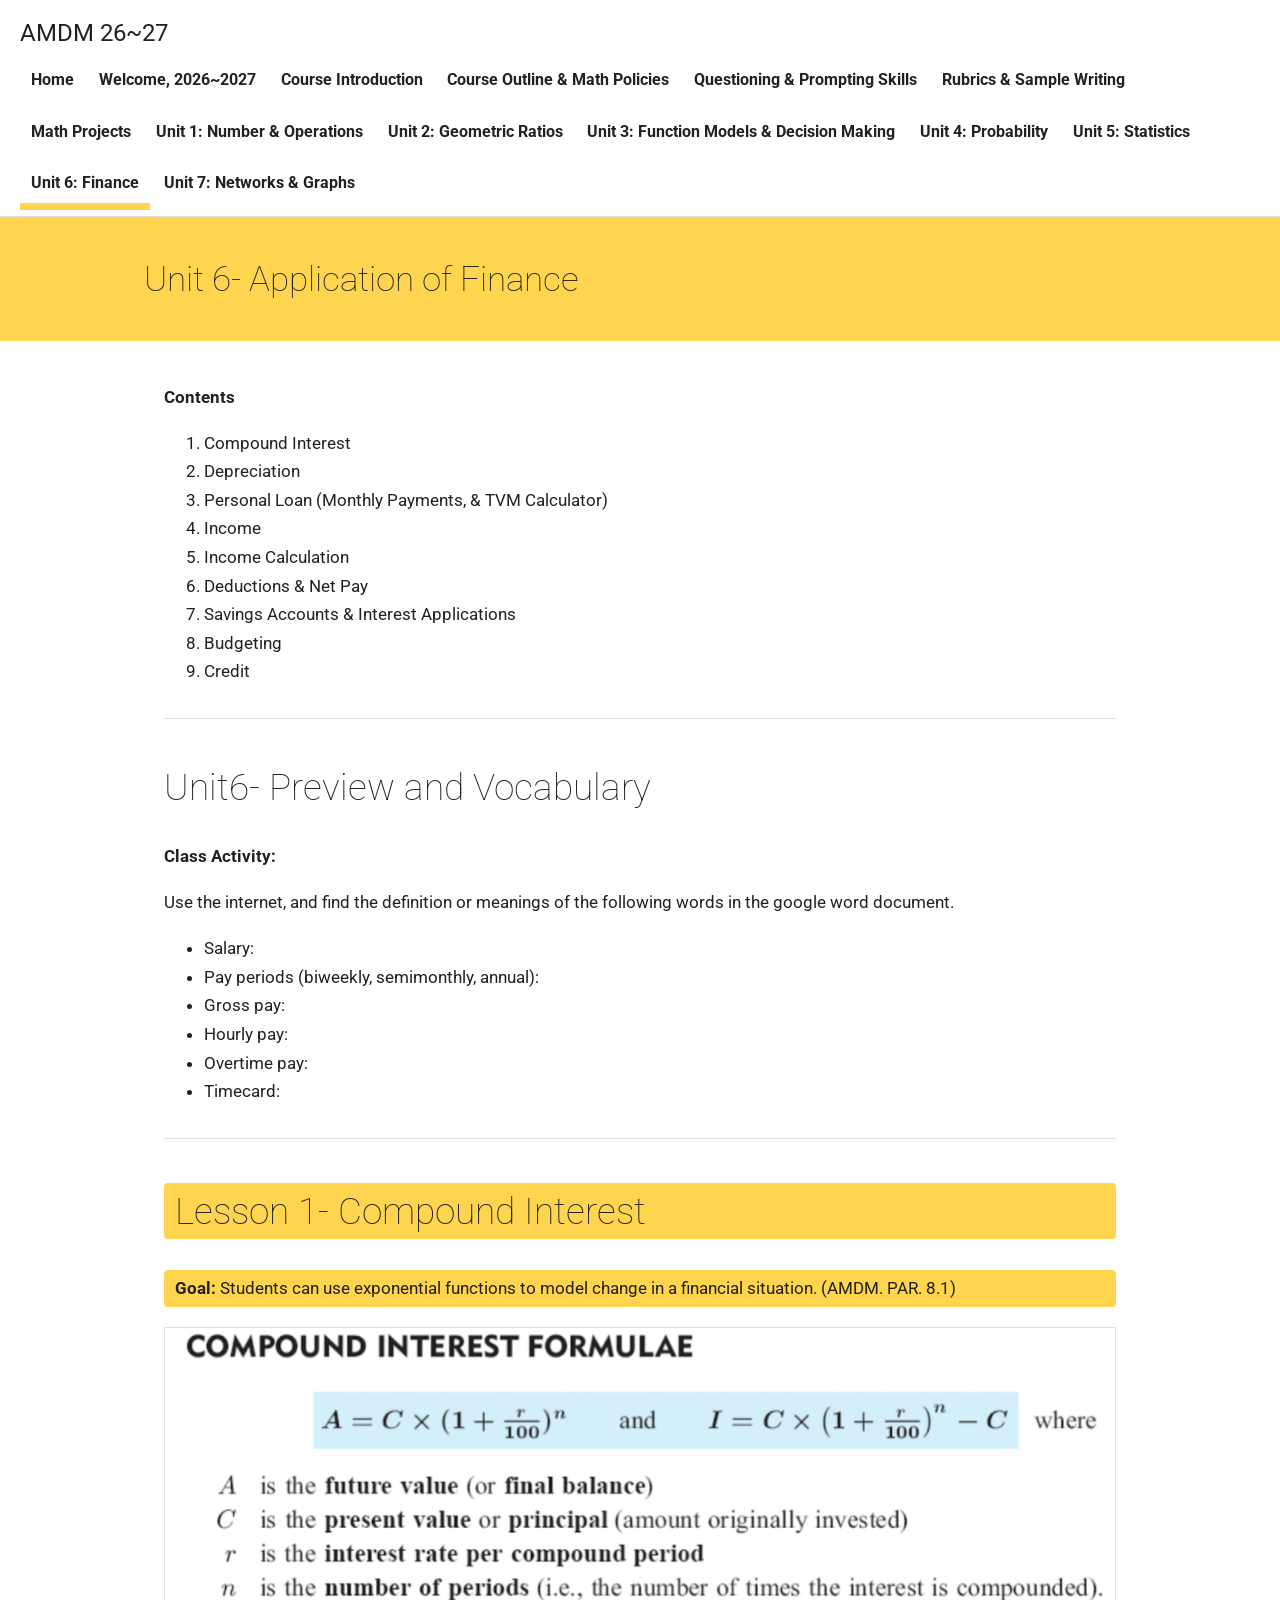
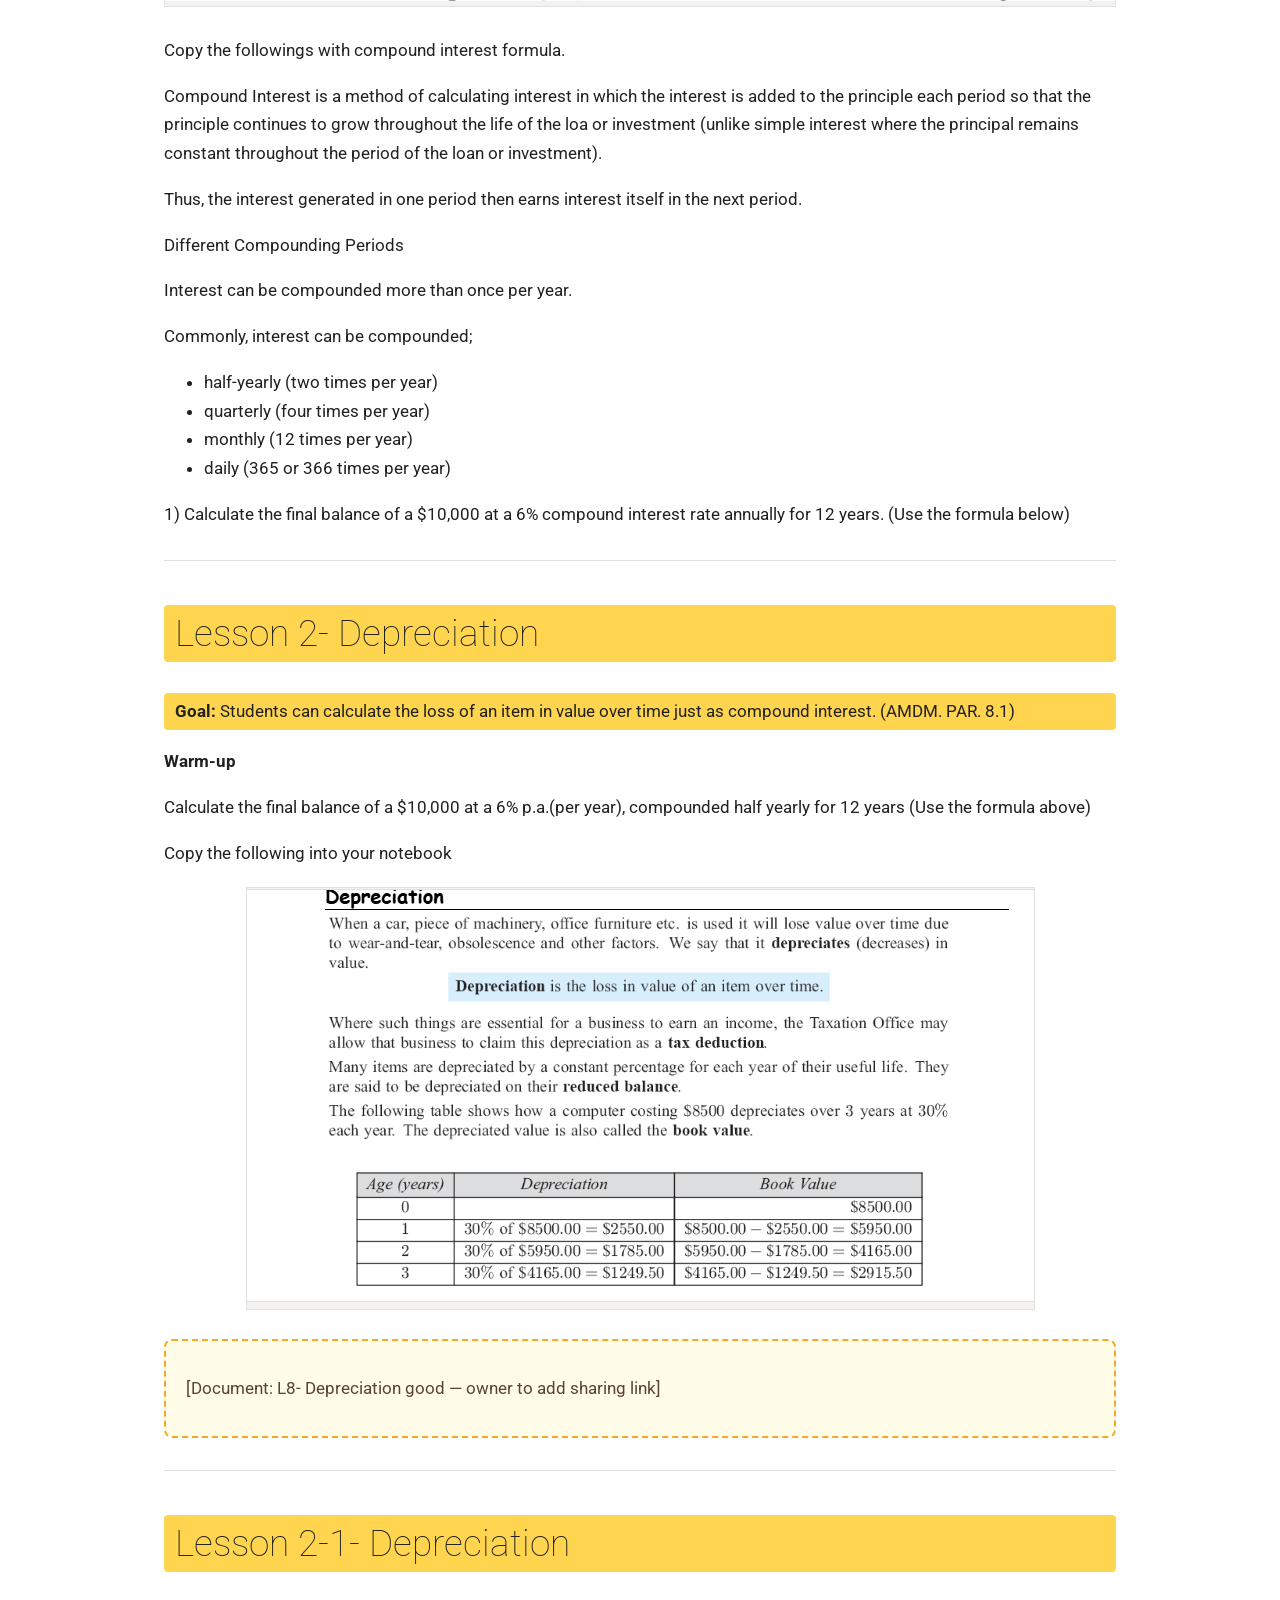
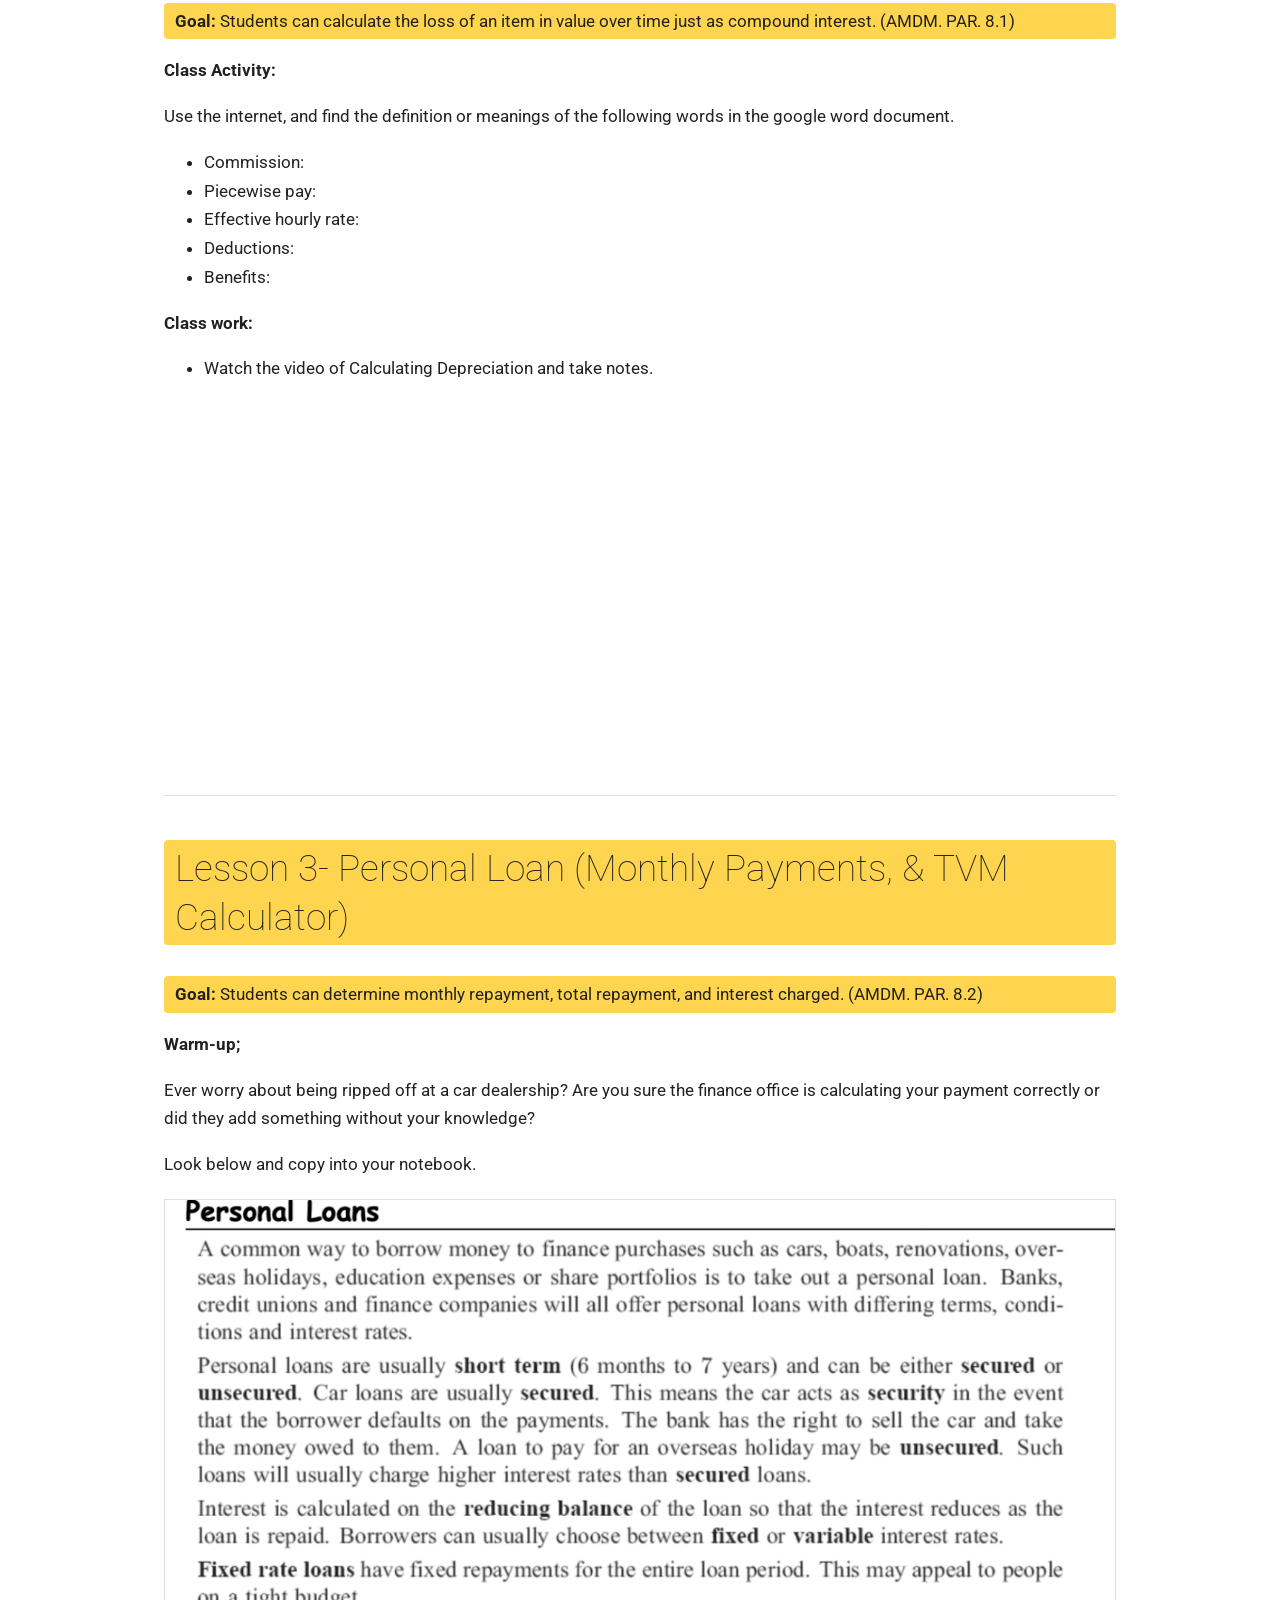
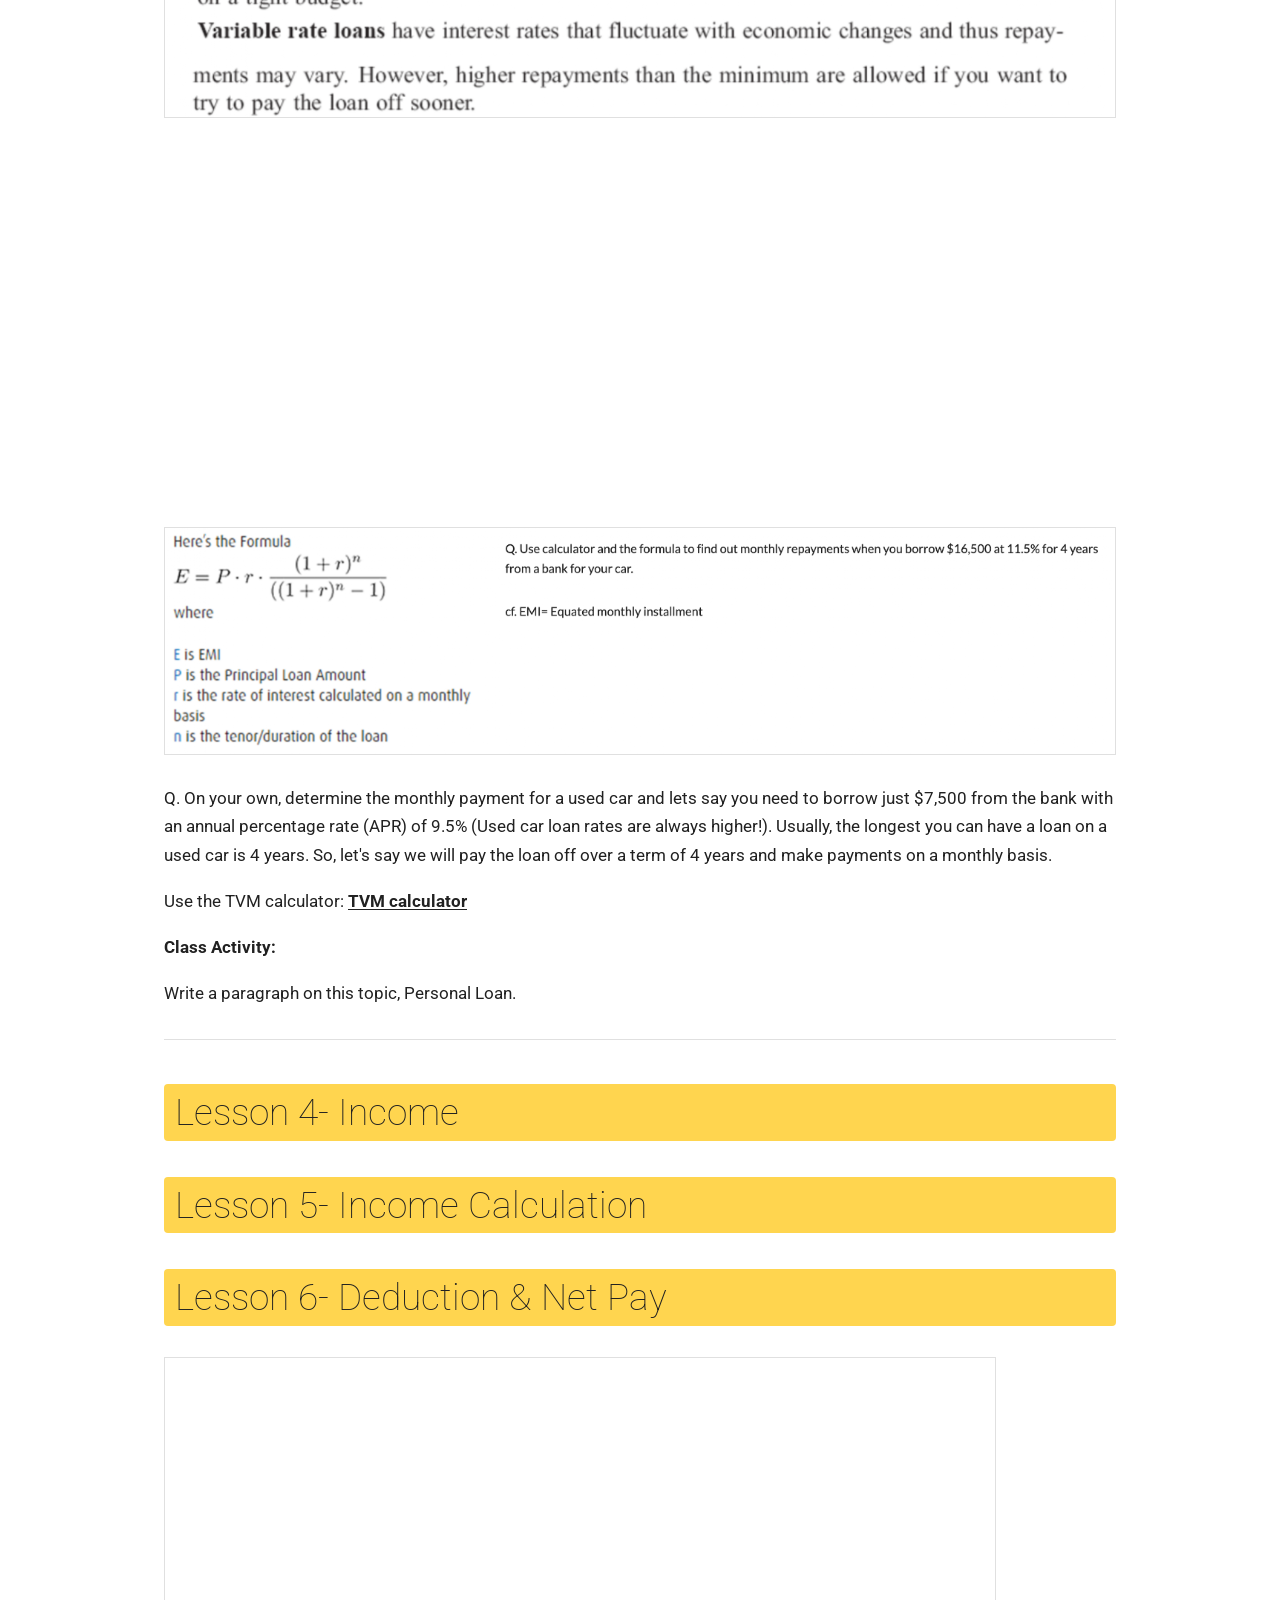
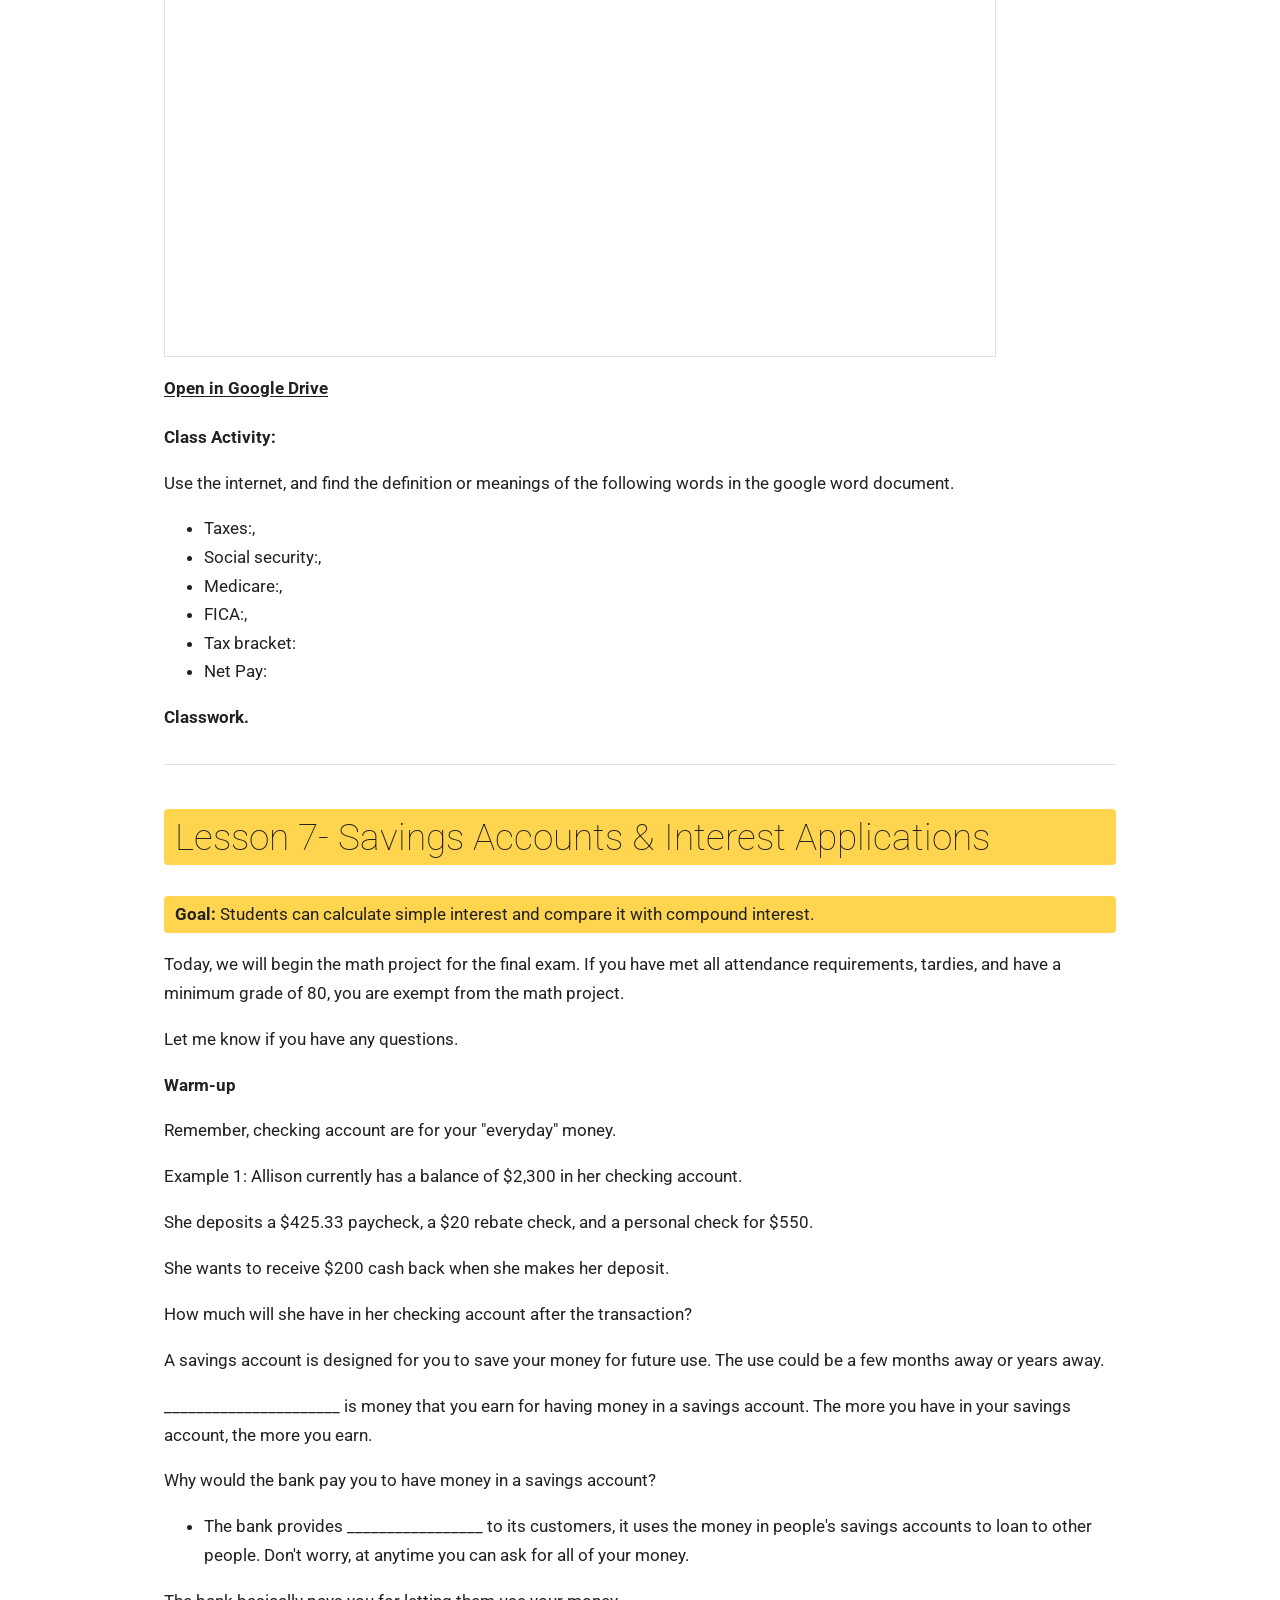
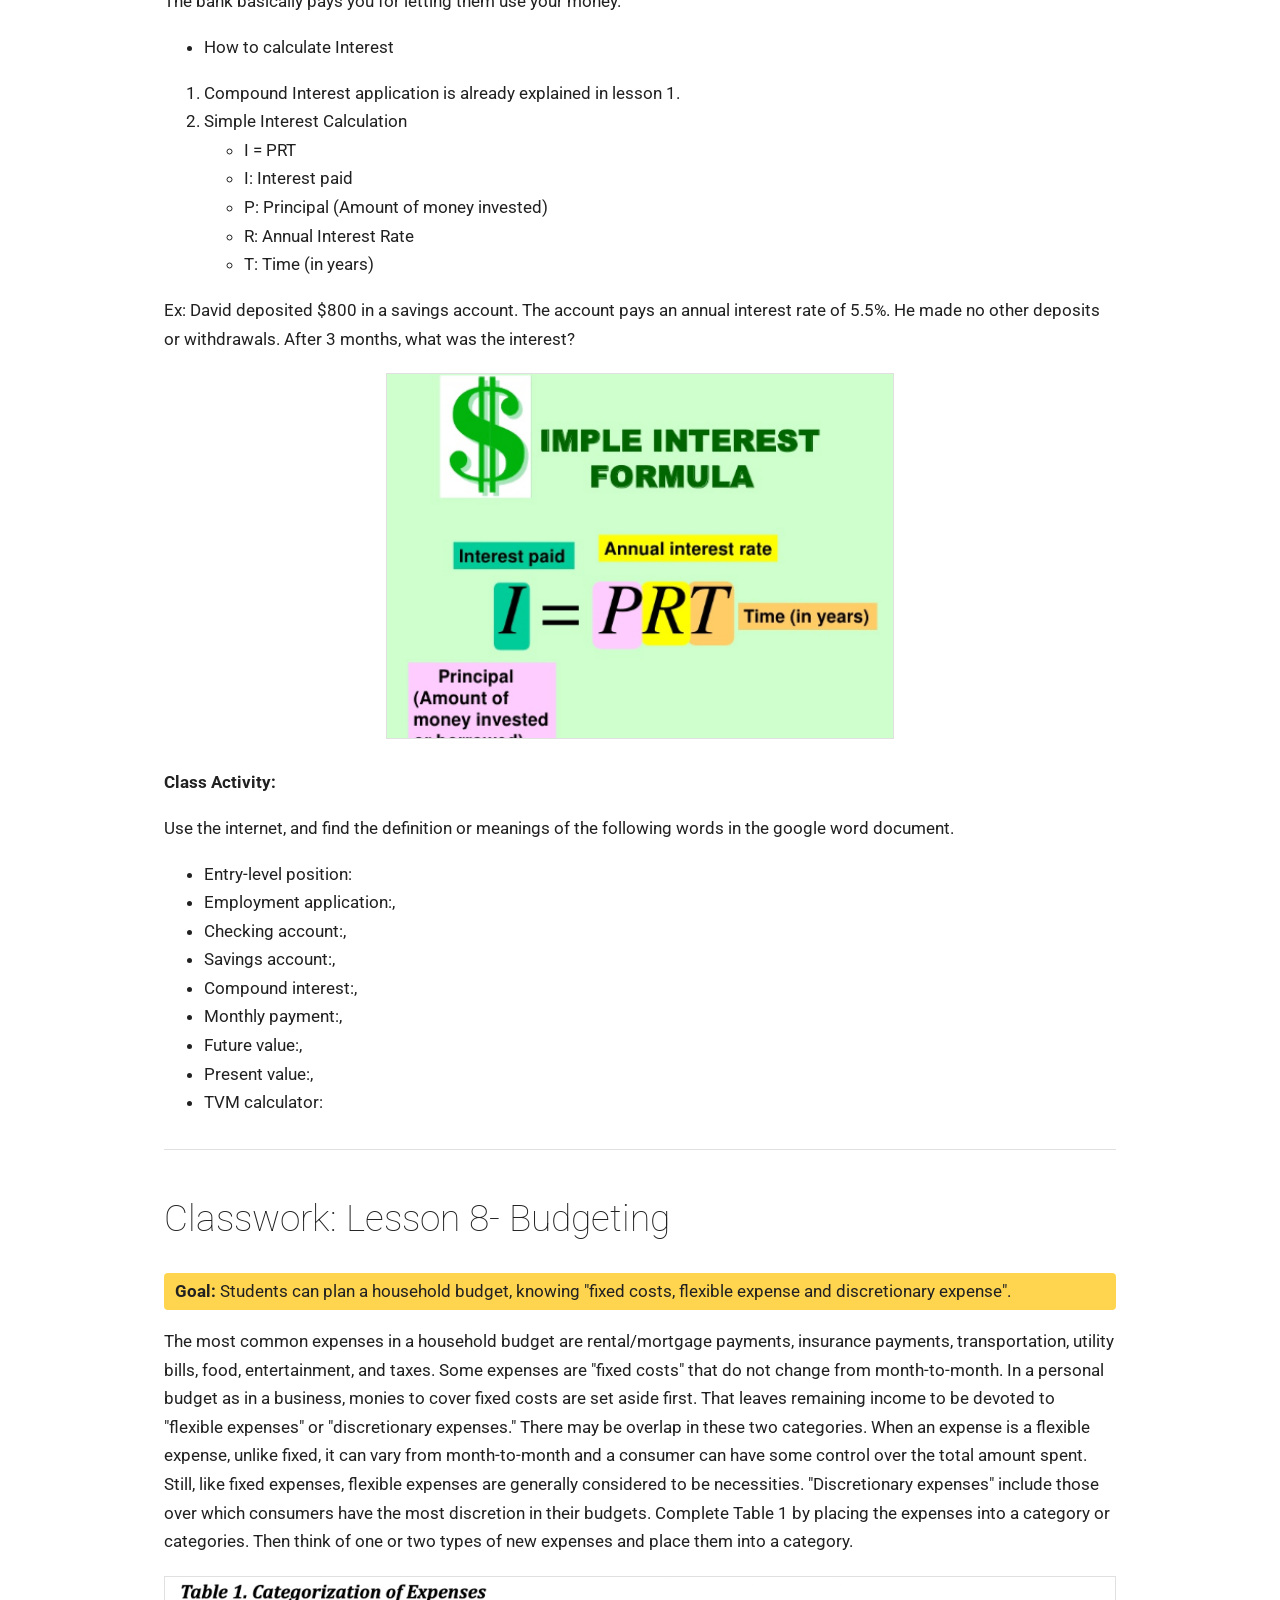
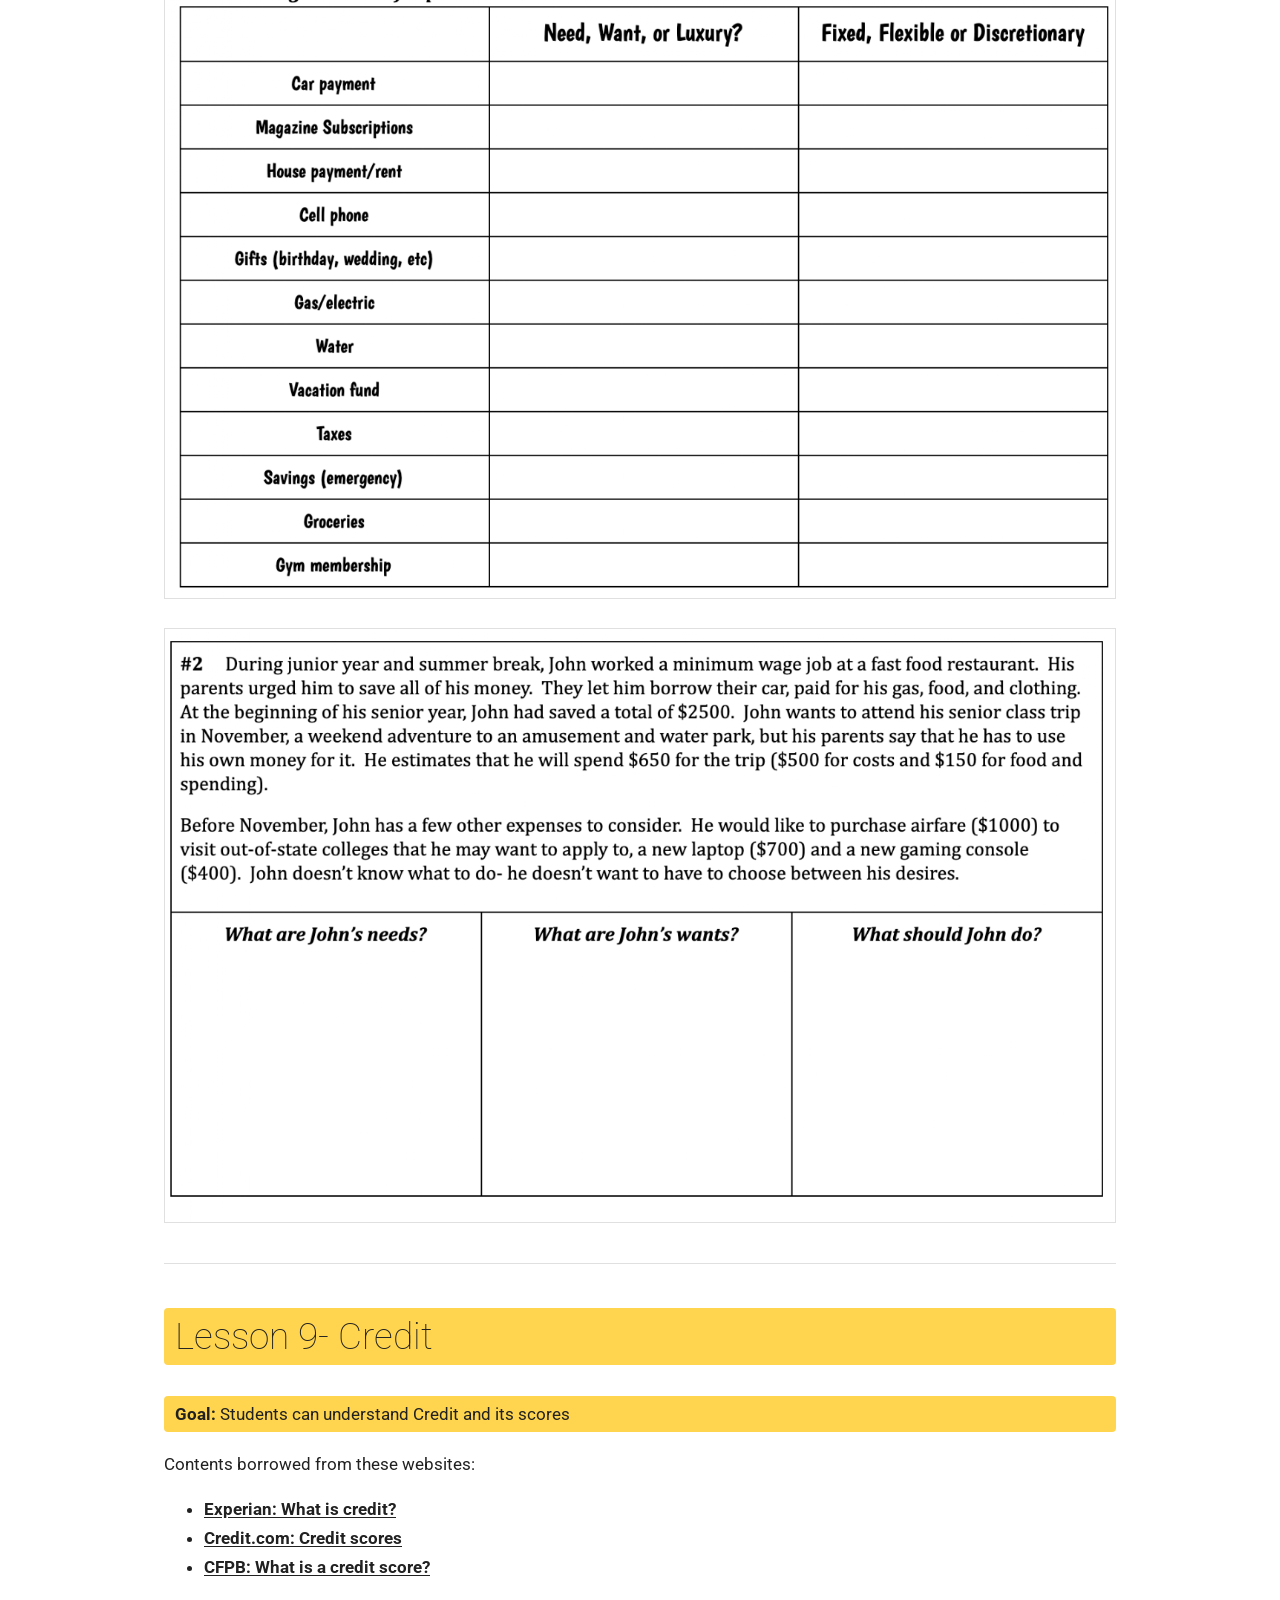
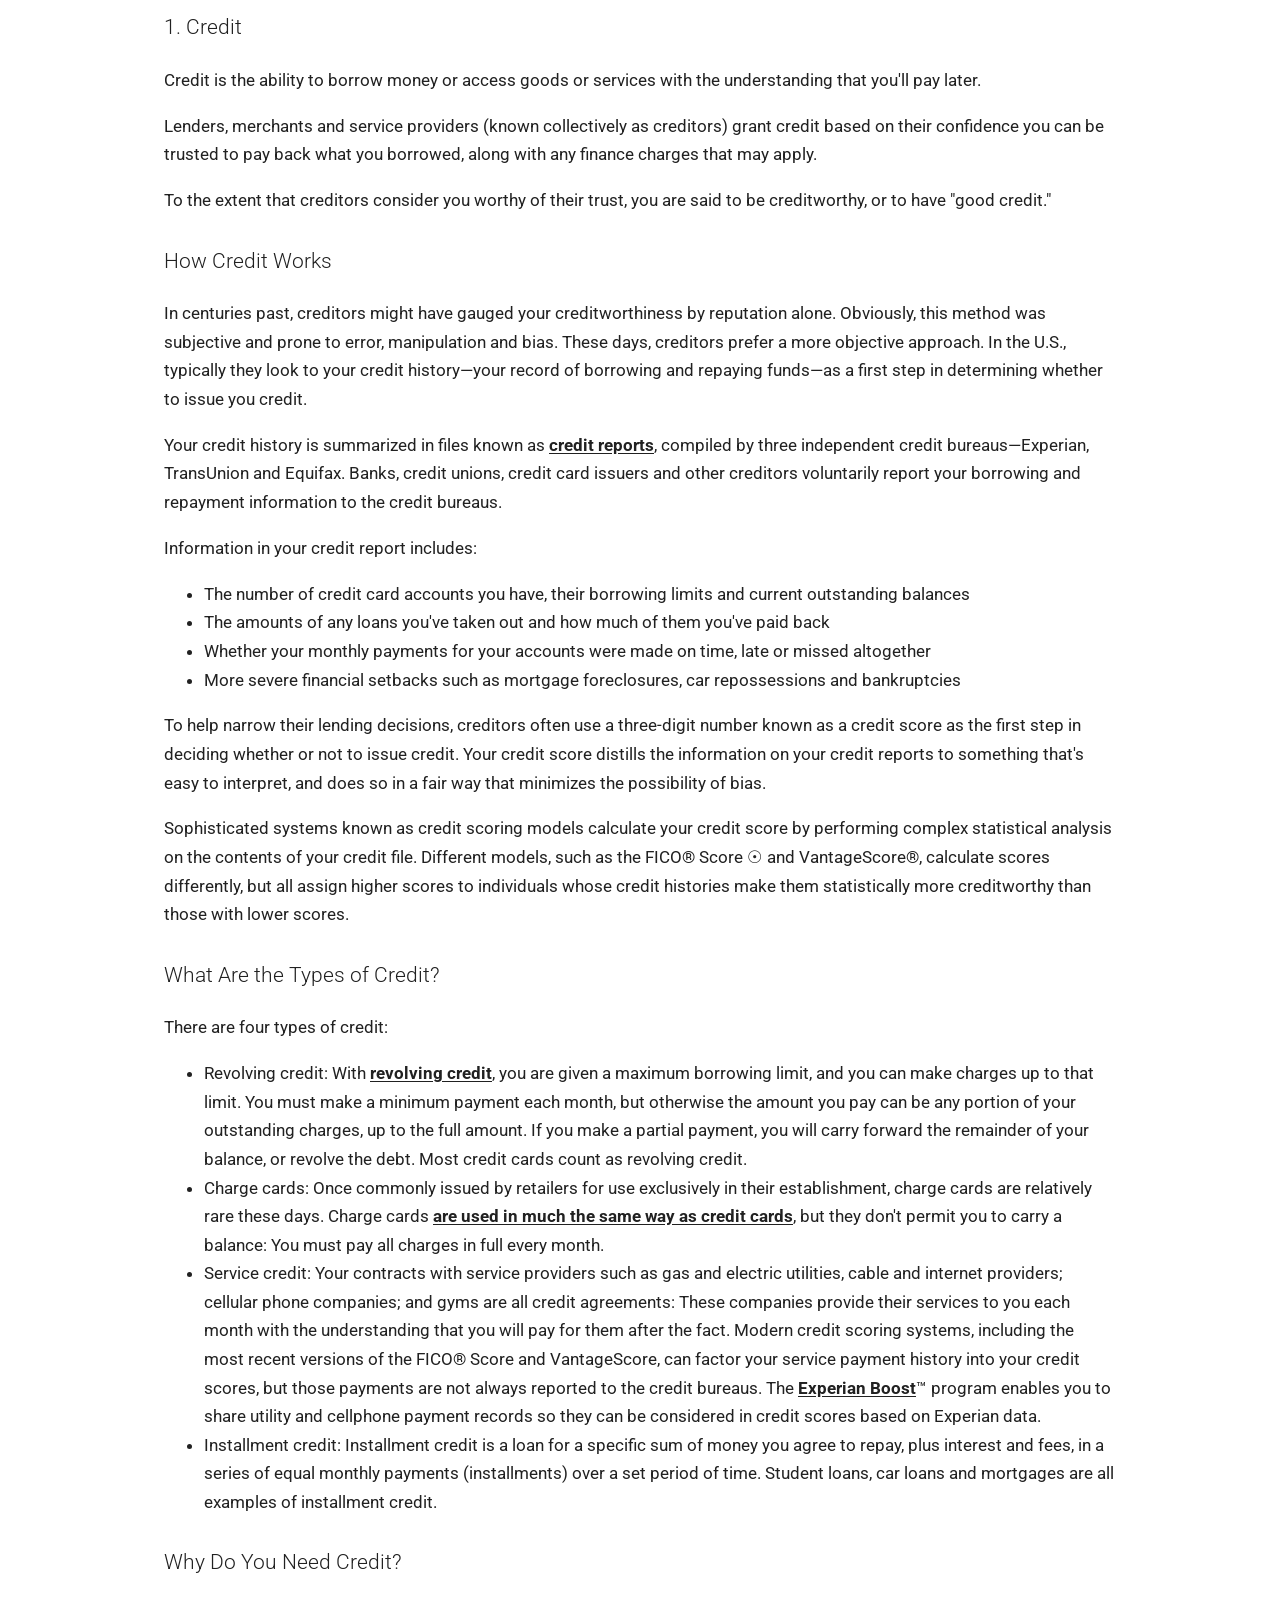
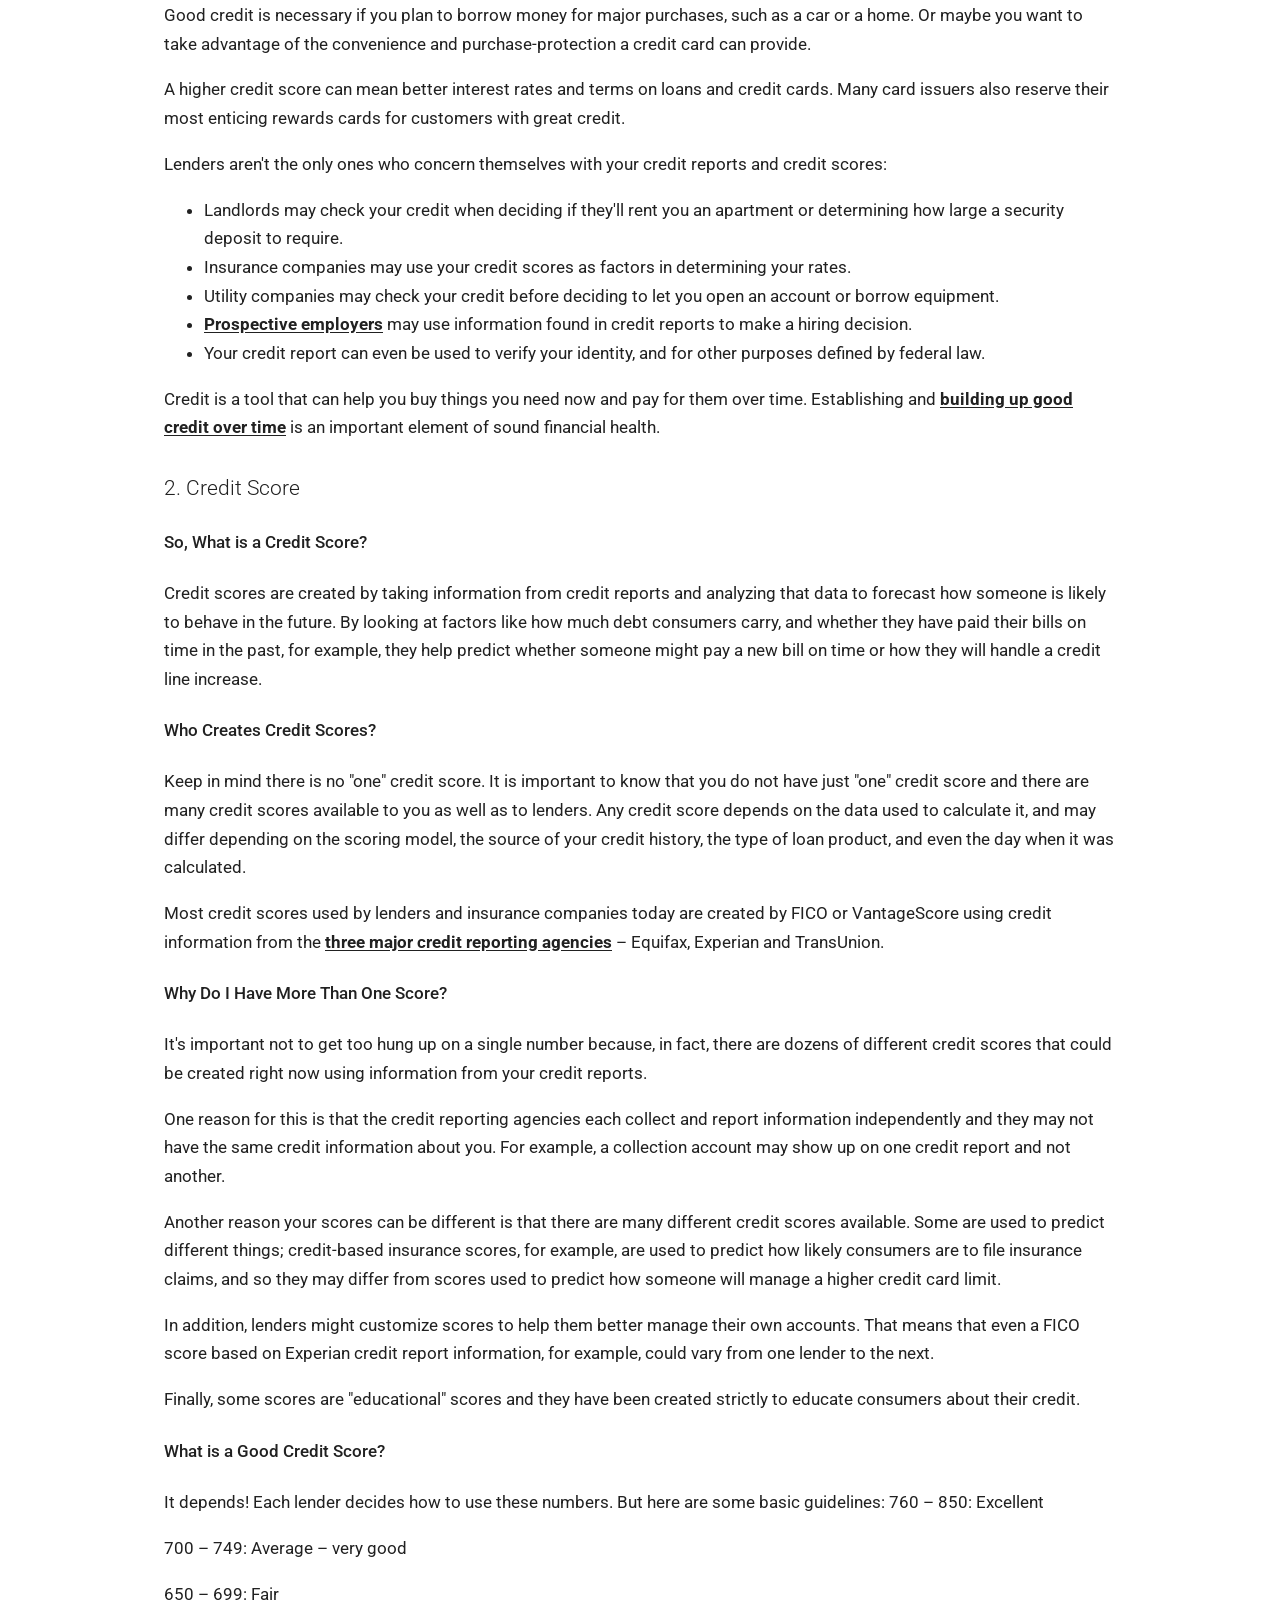
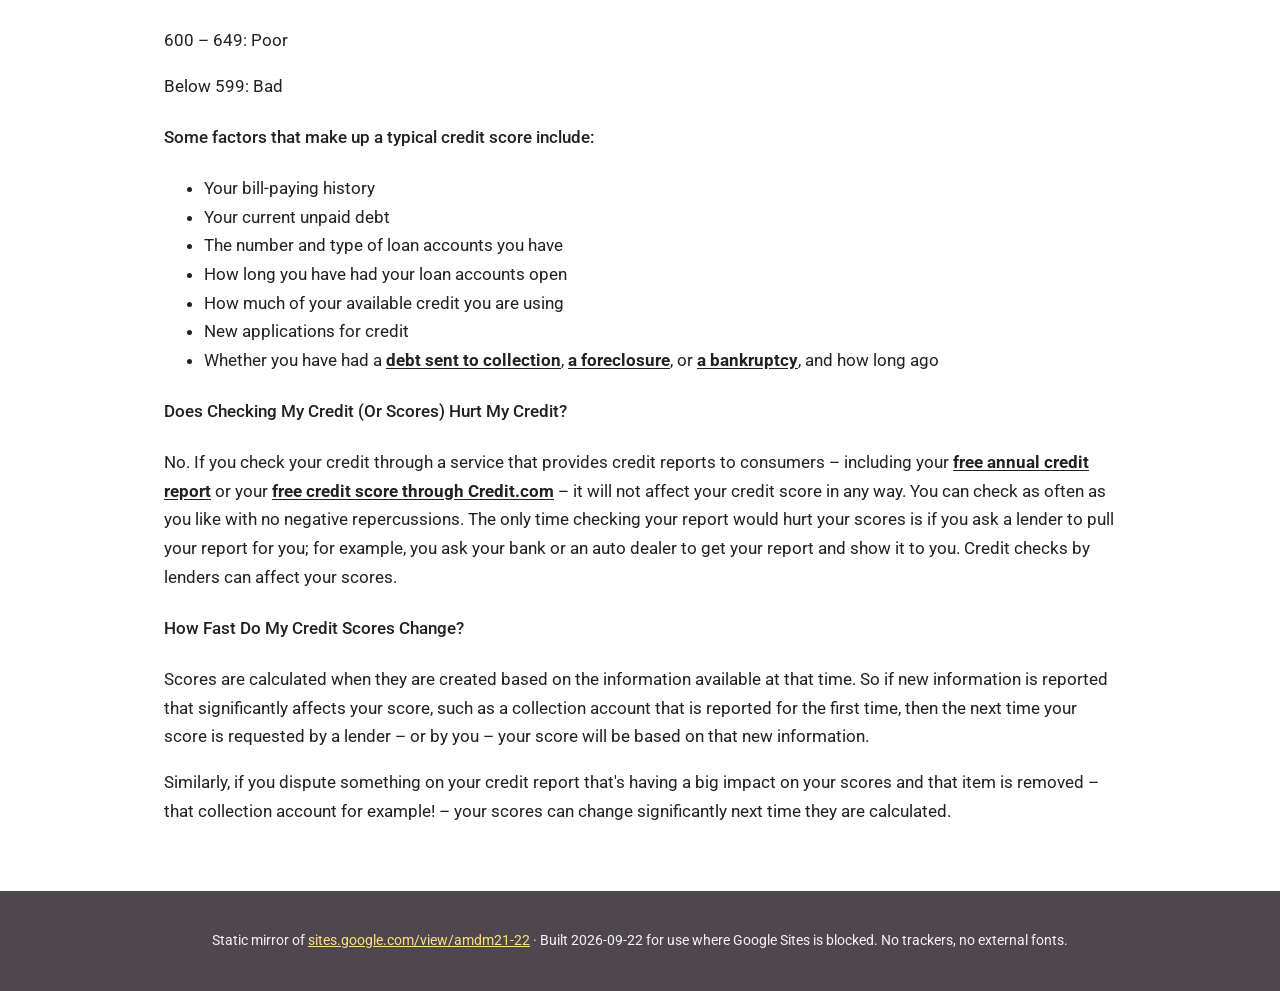
<file: unit-6-finance.html>
<!DOCTYPE html>
<html lang="en">
<head>
<meta charset="utf-8">
<meta name="viewport" content="width=device-width, initial-scale=1">
<title>Unit 6: Finance — AMDM 26~27</title>
<link rel="stylesheet" href="styles.css?v=3">
</head>
<body>
<a class="skip-link" href="#main">Skip to main content</a>
<header class="site-header">
  <p class="site-title"><a href="index.html">AMDM 26~27</a></p>
  <nav class="site-nav" aria-label="Site">
    <ul>
      <li><a href="index.html">Home</a></li>
      <li><a href="welcome-20262027.html">Welcome, 2026~2027</a></li>
      <li><a href="course-introduction.html">Course Introduction</a></li>
      <li><a href="course-outline-and-math-policies.html">Course Outline &amp; Math Policies</a></li>
      <li><a href="questioning-and-prompting-skills.html">Questioning &amp; Prompting Skills</a></li>
      <li><a href="rubrics-with-sample-writing.html">Rubrics &amp; Sample Writing</a></li>
      <li><a href="math-projects.html">Math Projects</a></li>
      <li><a href="unit-1-number-and-operations.html">Unit 1: Number &amp; Operations</a></li>
      <li><a href="unit-2-geometric-ratios.html">Unit 2: Geometric Ratios</a></li>
      <li><a href="unit-3-function-models-decision-making.html">Unit 3: Function Models &amp; Decision Making</a></li>
      <li><a href="unit-4-probability.html">Unit 4: Probability</a></li>
      <li><a href="unit-5-statistics.html">Unit 5: Statistics</a></li>
      <li><a href="unit-6-finance.html" aria-current="page">Unit 6: Finance</a></li>
      <li><a href="unit-7-networks-and-graphs.html">Unit 7: Networks &amp; Graphs</a></li>
    </ul>
  </nav>
</header>
<div class="page-banner">
  <h1>Unit 6- Application of Finance</h1>
</div>
<main id="main">
  

  <p><strong>Contents</strong></p>
  <ol>
    <li>Compound Interest</li>
    <li>Depreciation</li>
    <li>Personal Loan (Monthly Payments, &amp; TVM Calculator)</li>
    <li>Income</li>
    <li>Income Calculation</li>
    <li>Deductions &amp; Net Pay</li>
    <li>Savings Accounts &amp; Interest Applications</li>
    <li>Budgeting</li>
    <li>Credit</li>
  </ol>

  <div class="lesson">
  <h2>Unit6- Preview and Vocabulary</h2>
  <p><strong>Class Activity:</strong></p>
  <p>Use the internet, and find the definition or meanings of the following words in the google word document.</p>
  <ul>
    <li>Salary:</li>
    <li>Pay periods (biweekly, semimonthly, annual):</li>
    <li>Gross pay:</li>
    <li>Hourly pay:</li>
    <li>Overtime pay:</li>
    <li>Timecard:</li>
  </ul>
  </div>

  <div class="lesson">
  <h2 class="hl">Lesson 1- Compound Interest</h2>
  <p class="hl"><strong>Goal:</strong> Students can use exponential functions to model change in a financial situation. (AMDM. PAR. 8.1)</p>
  <figure><img src="images/u6-01.png" alt="Compound interest warm-up illustration" loading="lazy"></figure>
  <p>Copy the followings with compound interest formula.</p>
  <p>Compound Interest is a method of calculating interest in which the interest is added to the principle each period so that the principle continues to grow throughout the life of the loa or investment (unlike simple interest where the principal remains constant throughout the period of the loan or investment).</p>
  <p>Thus, the interest generated in one period then earns interest itself in the next period.</p>
  <p>Different Compounding Periods</p>
  <p>Interest can be compounded more than once per year.</p>
  <p>Commonly, interest can be compounded;</p>
  <ul>
    <li>half-yearly (two times per year)</li>
    <li>quarterly (four times per year)</li>
    <li>monthly (12 times per year)</li>
    <li>daily (365 or 366 times per year)</li>
  </ul>
  <p>1) Calculate the final balance of a $10,000 at a 6% compound interest rate annually for 12 years. (Use the formula below)</p>
  </div>

  <div class="lesson">
  <h2 class="hl">Lesson 2- Depreciation</h2>
  <p class="hl"><strong>Goal:</strong> Students can calculate the loss of an item in value over time just as compound interest. (AMDM. PAR. 8.1)</p>
  <p><strong>Warm-up</strong></p>
  <p>Calculate the final balance of a $10,000 at a 6% p.a.(per year), compounded half yearly for 12 years (Use the formula above)</p>
  <p>Copy the following into your notebook</p>
  <figure><img src="images/u6-02.png" alt="Depreciation notes illustration" loading="lazy"></figure>
  <div class="doc-placeholder" role="note"><p>[Document: L8- Depreciation good — owner to add sharing link]</p></div>
  </div>

  <div class="lesson">
  <h2 class="hl">Lesson 2-1- Depreciation</h2>
  <p class="hl"><strong>Goal:</strong> Students can calculate the loss of an item in value over time just as compound interest. (AMDM. PAR. 8.1)</p>
  <p><strong>Class Activity:</strong></p>
  <p>Use the internet, and find the definition or meanings of the following words in the google word document.</p>
  <ul>
    <li>Commission:</li>
    <li>Piecewise pay:</li>
    <li>Effective hourly rate:</li>
    <li>Deductions:</li>
    <li>Benefits:</li>
  </ul>
  <p><strong>Class work:</strong></p>
  <ul>
    <li>Watch the video of Calculating Depreciation and take notes.</li>
  </ul>
  <div class="video">
    <iframe src="https://www.youtube-nocookie.com/embed/IKihYinXmIg" title="Calculating Depreciation video" loading="lazy" allow="accelerometer; autoplay; clipboard-write; encrypted-media; gyroscope; picture-in-picture" allowfullscreen></iframe>
  </div>
  </div>

  <div class="lesson">
  <h2 class="hl">Lesson 3- Personal Loan (Monthly Payments, &amp; TVM Calculator)</h2>
  <p class="hl"><strong>Goal:</strong> Students can determine monthly repayment, total repayment, and interest charged. (AMDM. PAR. 8.2)</p>
  <p><strong>Warm-up;</strong></p>
  <p>Ever worry about being ripped off at a car dealership? Are you sure the finance office is calculating your payment correctly or did they add something without your knowledge?</p>
  <p>Look below and copy into your notebook.</p>
  <figure><img src="images/u6-03.png" alt="Personal loan warm-up illustration" loading="lazy"></figure>
  <div class="video">
    <iframe src="https://www.youtube-nocookie.com/embed/hDJZ6m59ugk" title="Personal loan monthly payments video" loading="lazy" allow="accelerometer; autoplay; clipboard-write; encrypted-media; gyroscope; picture-in-picture" allowfullscreen></iframe>
  </div>
  <figure><img src="images/u6-04.png" alt="Loan calculation illustration" loading="lazy"></figure>
  <p>Q. On your own, determine the monthly payment for a used car and lets say you need to borrow just $7,500 from the bank with an annual percentage rate (APR) of 9.5% (Used car loan rates are always higher!). Usually, the longest you can have a loan on a used car is 4 years. So, let's say we will pay the loan off over a term of 4 years and make payments on a monthly basis.</p>
  <p>Use the TVM calculator: <a href="https://www.fncalculator.com/financialcalculator?type=loanCalculator">TVM calculator</a></p>
  <p><strong>Class Activity:</strong></p>
  <p>Write a paragraph on this topic, Personal Loan.</p>
  </div>

  <div class="lesson">
  <h2 class="hl">Lesson 4- Income</h2>
  <h2 class="hl">Lesson 5- Income Calculation</h2>
  <h2 class="hl">Lesson 6- Deduction &amp; Net Pay</h2>
  <div class="doc-embed">
    <iframe src="https://drive.google.com/file/d/1rwyQhsR56UhKiPii21ype78qE_I17ZyT/preview" title="Sources of Income with Solutions" loading="lazy" allow="fullscreen"></iframe>
    <p class="open-link"><a href="https://drive.google.com/file/d/1rwyQhsR56UhKiPii21ype78qE_I17ZyT/preview">Open in Google Drive</a></p>
  </div>
  <p><strong>Class Activity:</strong></p>
  <p>Use the internet, and find the definition or meanings of the following words in the google word document.</p>
  <ul>
    <li>Taxes:,</li>
    <li>Social security:,</li>
    <li>Medicare:,</li>
    <li>FICA:,</li>
    <li>Tax bracket:</li>
    <li>Net Pay:</li>
  </ul>
  <p><strong>Classwork.</strong></p>
  </div>

  <div class="lesson">
  <h2 class="hl">Lesson 7- Savings Accounts &amp; Interest Applications</h2>
  <p class="hl"><strong>Goal:</strong> Students can calculate simple interest and compare it with compound interest.</p>
  <p>Today, we will begin the math project for the final exam. If you have met all attendance requirements, tardies, and have a minimum grade of 80, you are exempt from the math project.</p>
  <p>Let me know if you have any questions.</p>
  <p><strong>Warm-up</strong></p>
  <p>Remember, checking account are for your "everyday" money.</p>
  <p>Example 1: Allison currently has a balance of $2,300 in her checking account.</p>
  <p>She deposits a $425.33 paycheck, a $20 rebate check, and a personal check for $550.</p>
  <p>She wants to receive $200 cash back when she makes her deposit.</p>
  <p>How much will she have in her checking account after the transaction?</p>
  <p>A savings account is designed for you to save your money for future use. The use could be a few months away or years away.</p>
  <p>______________________ is money that you earn for having money in a savings account. The more you have in your savings account, the more you earn.</p>
  <p>Why would the bank pay you to have money in a savings account?</p>
  <ul>
    <li>The bank provides _________________ to its customers, it uses the money in people's savings accounts to loan to other people. Don't worry, at anytime you can ask for all of your money.</li>
  </ul>
  <p>The bank basically pays you for letting them use your money.</p>
  <ul>
    <li>How to calculate Interest</li>
  </ul>
  <ol>
    <li>Compound Interest application is already explained in lesson 1.</li>
    <li>Simple Interest Calculation
      <ul>
        <li>I = PRT</li>
        <li>I: Interest paid</li>
        <li>P: Principal (Amount of money invested)</li>
        <li>R: Annual Interest Rate</li>
        <li>T: Time (in years)</li>
      </ul>
    </li>
  </ol>
  <p>Ex: David deposited $800 in a savings account. The account pays an annual interest rate of 5.5%. He made no other deposits or withdrawals. After 3 months, what was the interest?</p>
  <figure><img src="images/u6-05.png" alt="Savings account interest warm-up illustration" loading="lazy"></figure>
  <p><strong>Class Activity:</strong></p>
  <p>Use the internet, and find the definition or meanings of the following words in the google word document.</p>
  <ul>
    <li>Entry-level position:</li>
    <li>Employment application:,</li>
    <li>Checking account:,</li>
    <li>Savings account:,</li>
    <li>Compound interest:,</li>
    <li>Monthly payment:,</li>
    <li>Future value:,</li>
    <li>Present value:,</li>
    <li>TVM calculator:</li>
  </ul>
  </div>

  <div class="lesson">
  <h2>Classwork: Lesson 8- Budgeting</h2>
  <p class="hl"><strong>Goal:</strong> Students can plan a household budget, knowing "fixed costs, flexible expense and discretionary expense".</p>
  <p>The most common expenses in a household budget are rental/mortgage payments, insurance payments, transportation, utility bills, food, entertainment, and taxes. Some expenses are "fixed costs" that do not change from month-to-month. In a personal budget as in a business, monies to cover fixed costs are set aside first. That leaves remaining income to be devoted to "flexible expenses" or "discretionary expenses." There may be overlap in these two categories. When an expense is a flexible expense, unlike fixed, it can vary from month-to-month and a consumer can have some control over the total amount spent. Still, like fixed expenses, flexible expenses are generally considered to be necessities. "Discretionary expenses" include those over which consumers have the most discretion in their budgets. Complete Table 1 by placing the expenses into a category or categories. Then think of one or two types of new expenses and place them into a category.</p>
  <figure><img src="images/u6-06.png" alt="Budgeting table illustration" loading="lazy"></figure>
  <figure><img src="images/u6-07.png" alt="Budgeting table illustration continued" loading="lazy"></figure>
  </div>

  <div class="lesson">
  <h2 class="hl">Lesson 9- Credit</h2>
  <p class="hl"><strong>Goal:</strong> Students can understand Credit and its scores</p>
  <p>Contents borrowed from these websites:</p>
  <ul>
    <li><a href="https://www.experian.com/blogs/ask-experian/credit-education/faqs/what-is-credit/">Experian: What is credit?</a></li>
    <li><a href="https://www.credit.com/credit-scores/">Credit.com: Credit scores</a></li>
    <li><a href="https://www.consumerfinance.gov/ask-cfpb/what-is-a-credit-score-en-315/">CFPB: What is a credit score?</a></li>
  </ul>

  <h3>1. Credit</h3>
  <p>Credit is the ability to borrow money or access goods or services with the understanding that you'll pay later.</p>
  <p>Lenders, merchants and service providers (known collectively as creditors) grant credit based on their confidence you can be trusted to pay back what you borrowed, along with any finance charges that may apply.</p>
  <p>To the extent that creditors consider you worthy of their trust, you are said to be creditworthy, or to have "good credit."</p>

  <h3>How Credit Works</h3>
  <p>In centuries past, creditors might have gauged your creditworthiness by reputation alone. Obviously, this method was subjective and prone to error, manipulation and bias. These days, creditors prefer a more objective approach. In the U.S., typically they look to your credit history—your record of borrowing and repaying funds—as a first step in determining whether to issue you credit.</p>
  <p>Your credit history is summarized in files known as <a href="https://www.experian.com/blogs/ask-experian/what-is-a-credit-report">credit reports</a>, compiled by three independent credit bureaus—Experian, TransUnion and Equifax. Banks, credit unions, credit card issuers and other creditors voluntarily report your borrowing and repayment information to the credit bureaus.</p>
  <p>Information in your credit report includes:</p>
  <ul>
    <li>The number of credit card accounts you have, their borrowing limits and current outstanding balances</li>
    <li>The amounts of any loans you've taken out and how much of them you've paid back</li>
    <li>Whether your monthly payments for your accounts were made on time, late or missed altogether</li>
    <li>More severe financial setbacks such as mortgage foreclosures, car repossessions and bankruptcies</li>
  </ul>
  <p>To help narrow their lending decisions, creditors often use a three-digit number known as a credit score as the first step in deciding whether or not to issue credit. Your credit score distills the information on your credit reports to something that's easy to interpret, and does so in a fair way that minimizes the possibility of bias.</p>
  <p>Sophisticated systems known as credit scoring models calculate your credit score by performing complex statistical analysis on the contents of your credit file. Different models, such as the FICO® Score ☉ and VantageScore®, calculate scores differently, but all assign higher scores to individuals whose credit histories make them statistically more creditworthy than those with lower scores.</p>

  <h3>What Are the Types of Credit?</h3>
  <p>There are four types of credit:</p>
  <ul>
    <li>Revolving credit: With <a href="https://www.experian.com/blogs/ask-experian/what-is-revolving-credit/?pc=map_exp_ecwapp">revolving credit</a>, you are given a maximum borrowing limit, and you can make charges up to that limit. You must make a minimum payment each month, but otherwise the amount you pay can be any portion of your outstanding charges, up to the full amount. If you make a partial payment, you will carry forward the remainder of your balance, or revolve the debt. Most credit cards count as revolving credit.</li>
    <li>Charge cards: Once commonly issued by retailers for use exclusively in their establishment, charge cards are relatively rare these days. Charge cards <a href="https://www.experian.com">are used in much the same way as credit cards</a>, but they don't permit you to carry a balance: You must pay all charges in full every month.</li>
    <li>Service credit: Your contracts with service providers such as gas and electric utilities, cable and internet providers; cellular phone companies; and gyms are all credit agreements: These companies provide their services to you each month with the understanding that you will pay for them after the fact. Modern credit scoring systems, including the most recent versions of the FICO® Score and VantageScore, can factor your service payment history into your credit scores, but those payments are not always reported to the credit bureaus. The <a href="https://www.experian.com">Experian Boost</a>™ program enables you to share utility and cellphone payment records so they can be considered in credit scores based on Experian data.</li>
    <li>Installment credit: Installment credit is a loan for a specific sum of money you agree to repay, plus interest and fees, in a series of equal monthly payments (installments) over a set period of time. Student loans, car loans and mortgages are all examples of installment credit.</li>
  </ul>

  <h3>Why Do You Need Credit?</h3>
  <p>Good credit is necessary if you plan to borrow money for major purchases, such as a car or a home. Or maybe you want to take advantage of the convenience and purchase-protection a credit card can provide.</p>
  <p>A higher credit score can mean better interest rates and terms on loans and credit cards. Many card issuers also reserve their most enticing rewards cards for customers with great credit.</p>
  <p>Lenders aren't the only ones who concern themselves with your credit reports and credit scores:</p>
  <ul>
    <li>Landlords may check your credit when deciding if they'll rent you an apartment or determining how large a security deposit to require.</li>
    <li>Insurance companies may use your credit scores as factors in determining your rates.</li>
    <li>Utility companies may check your credit before deciding to let you open an account or borrow equipment.</li>
    <li><a href="https://www.experian.com">Prospective employers</a> may use information found in credit reports to make a hiring decision.</li>
    <li>Your credit report can even be used to verify your identity, and for other purposes defined by federal law.</li>
  </ul>
  <p>Credit is a tool that can help you buy things you need now and pay for them over time. Establishing and <a href="https://www.experian.com">building up good credit over time</a> is an important element of sound financial health.</p>

  <h3>2. Credit Score</h3>
  <h4>So, What is a Credit Score?</h4>
  <p>Credit scores are created by taking information from credit reports and analyzing that data to forecast how someone is likely to behave in the future. By looking at factors like how much debt consumers carry, and whether they have paid their bills on time in the past, for example, they help predict whether someone might pay a new bill on time or how they will handle a credit line increase.</p>
  <h4>Who Creates Credit Scores?</h4>
  <p>Keep in mind there is no "one" credit score. It is important to know that you do not have just "one" credit score and there are many credit scores available to you as well as to lenders. Any credit score depends on the data used to calculate it, and may differ depending on the scoring model, the source of your credit history, the type of loan product, and even the day when it was calculated.</p>
  <p>Most credit scores used by lenders and insurance companies today are created by FICO or VantageScore using credit information from the <a href="https://www.credit.com">three major credit reporting agencies</a> – Equifax, Experian and TransUnion.</p>
  <h4>Why Do I Have More Than One Score?</h4>
  <p>It's important not to get too hung up on a single number because, in fact, there are dozens of different credit scores that could be created right now using information from your credit reports.</p>
  <p>One reason for this is that the credit reporting agencies each collect and report information independently and they may not have the same credit information about you. For example, a collection account may show up on one credit report and not another.</p>
  <p>Another reason your scores can be different is that there are many different credit scores available. Some are used to predict different things; credit-based insurance scores, for example, are used to predict how likely consumers are to file insurance claims, and so they may differ from scores used to predict how someone will manage a higher credit card limit.</p>
  <p>In addition, lenders might customize scores to help them better manage their own accounts. That means that even a FICO score based on Experian credit report information, for example, could vary from one lender to the next.</p>
  <p>Finally, some scores are "educational" scores and they have been created strictly to educate consumers about their credit.</p>
  <h4>What is a Good Credit Score?</h4>
  <p>It depends! Each lender decides how to use these numbers. But here are some basic guidelines: 760 – 850: Excellent</p>
  <p>700 – 749: Average – very good</p>
  <p>650 – 699: Fair</p>
  <p>600 – 649: Poor</p>
  <p>Below 599: Bad</p>
  <h4>Some factors that make up a typical credit score include:</h4>
  <ul>
    <li>Your bill-paying history</li>
    <li>Your current unpaid debt</li>
    <li>The number and type of loan accounts you have</li>
    <li>How long you have had your loan accounts open</li>
    <li>How much of your available credit you are using</li>
    <li>New applications for credit</li>
    <li>Whether you have had a <a href="https://www.consumerfinance.gov">debt sent to collection</a>, <a href="https://www.consumerfinance.gov">a foreclosure</a>, or <a href="https://www.consumerfinance.gov">a bankruptcy</a>, and how long ago</li>
  </ul>
  <h4>Does Checking My Credit (Or Scores) Hurt My Credit?</h4>
  <p>No. If you check your credit through a service that provides credit reports to consumers – including your <a href="https://www.credit.com">free annual credit report</a> or your <a href="https://www.credit.com">free credit score through Credit.com</a> – it will not affect your credit score in any way. You can check as often as you like with no negative repercussions. The only time checking your report would hurt your scores is if you ask a lender to pull your report for you; for example, you ask your bank or an auto dealer to get your report and show it to you. Credit checks by lenders can affect your scores.</p>
  <h4>How Fast Do My Credit Scores Change?</h4>
  <p>Scores are calculated when they are created based on the information available at that time. So if new information is reported that significantly affects your score, such as a collection account that is reported for the first time, then the next time your score is requested by a lender – or by you – your score will be based on that new information.</p>
  <p>Similarly, if you dispute something on your credit report that's having a big impact on your scores and that item is removed – that collection account for example! – your scores can change significantly next time they are calculated.</p>
  </div>
</main>
<footer class="site-footer">
  <p>Static mirror of <a href="https://sites.google.com/view/amdm21-22">sites.google.com/view/amdm21-22</a> · Built 2026-09-22 for use where Google Sites is blocked. No trackers, no external fonts.</p>
</footer>
</body>
</html>
</file>
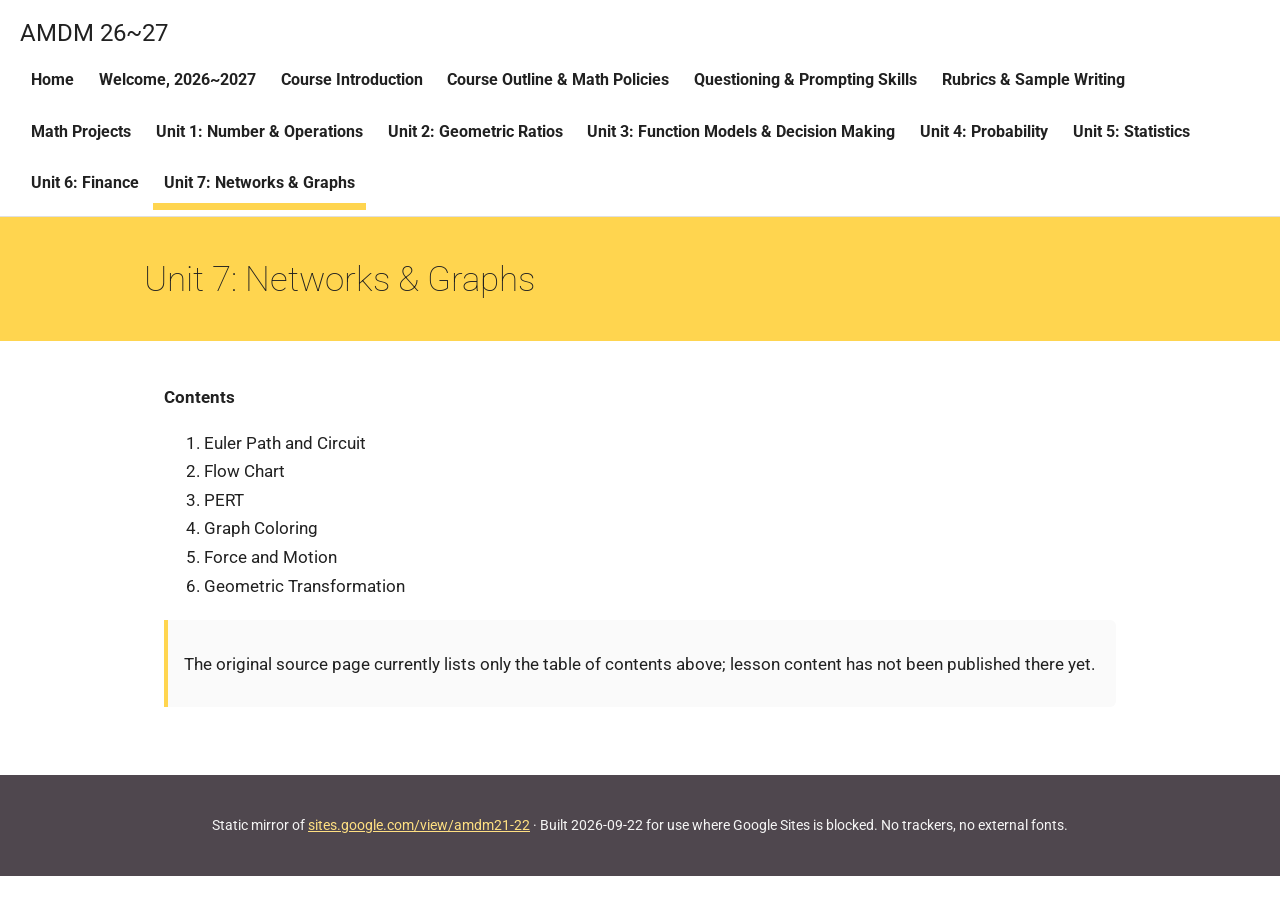
<file: unit-7-networks-and-graphs.html>
<!DOCTYPE html>
<html lang="en">
<head>
<meta charset="utf-8">
<meta name="viewport" content="width=device-width, initial-scale=1">
<title>Unit 7: Networks &amp; Graphs — AMDM 26~27</title>
<link rel="stylesheet" href="styles.css?v=3">
</head>
<body>
<a class="skip-link" href="#main">Skip to main content</a>
<header class="site-header">
  <p class="site-title"><a href="index.html">AMDM 26~27</a></p>
  <nav class="site-nav" aria-label="Site">
    <ul>
      <li><a href="index.html">Home</a></li>
      <li><a href="welcome-20262027.html">Welcome, 2026~2027</a></li>
      <li><a href="course-introduction.html">Course Introduction</a></li>
      <li><a href="course-outline-and-math-policies.html">Course Outline &amp; Math Policies</a></li>
      <li><a href="questioning-and-prompting-skills.html">Questioning &amp; Prompting Skills</a></li>
      <li><a href="rubrics-with-sample-writing.html">Rubrics &amp; Sample Writing</a></li>
      <li><a href="math-projects.html">Math Projects</a></li>
      <li><a href="unit-1-number-and-operations.html">Unit 1: Number &amp; Operations</a></li>
      <li><a href="unit-2-geometric-ratios.html">Unit 2: Geometric Ratios</a></li>
      <li><a href="unit-3-function-models-decision-making.html">Unit 3: Function Models &amp; Decision Making</a></li>
      <li><a href="unit-4-probability.html">Unit 4: Probability</a></li>
      <li><a href="unit-5-statistics.html">Unit 5: Statistics</a></li>
      <li><a href="unit-6-finance.html">Unit 6: Finance</a></li>
      <li><a href="unit-7-networks-and-graphs.html" aria-current="page">Unit 7: Networks &amp; Graphs</a></li>
    </ul>
  </nav>
</header>
<div class="page-banner">
  <h1>Unit 7: Networks &amp; Graphs</h1>
</div>
<main id="main">
  

  <p><strong>Contents</strong></p>
  <ol>
    <li>Euler Path and Circuit</li>
    <li>Flow Chart</li>
    <li>PERT</li>
    <li>Graph Coloring</li>
    <li>Force and Motion</li>
    <li>Geometric Transformation</li>
  </ol>

  <div class="note"><p>The original source page currently lists only the table of contents above; lesson content has not been published there yet.</p></div>
</main>
<footer class="site-footer">
  <p>Static mirror of <a href="https://sites.google.com/view/amdm21-22">sites.google.com/view/amdm21-22</a> · Built 2026-09-22 for use where Google Sites is blocked. No trackers, no external fonts.</p>
</footer>
</body>
</html>
</file>
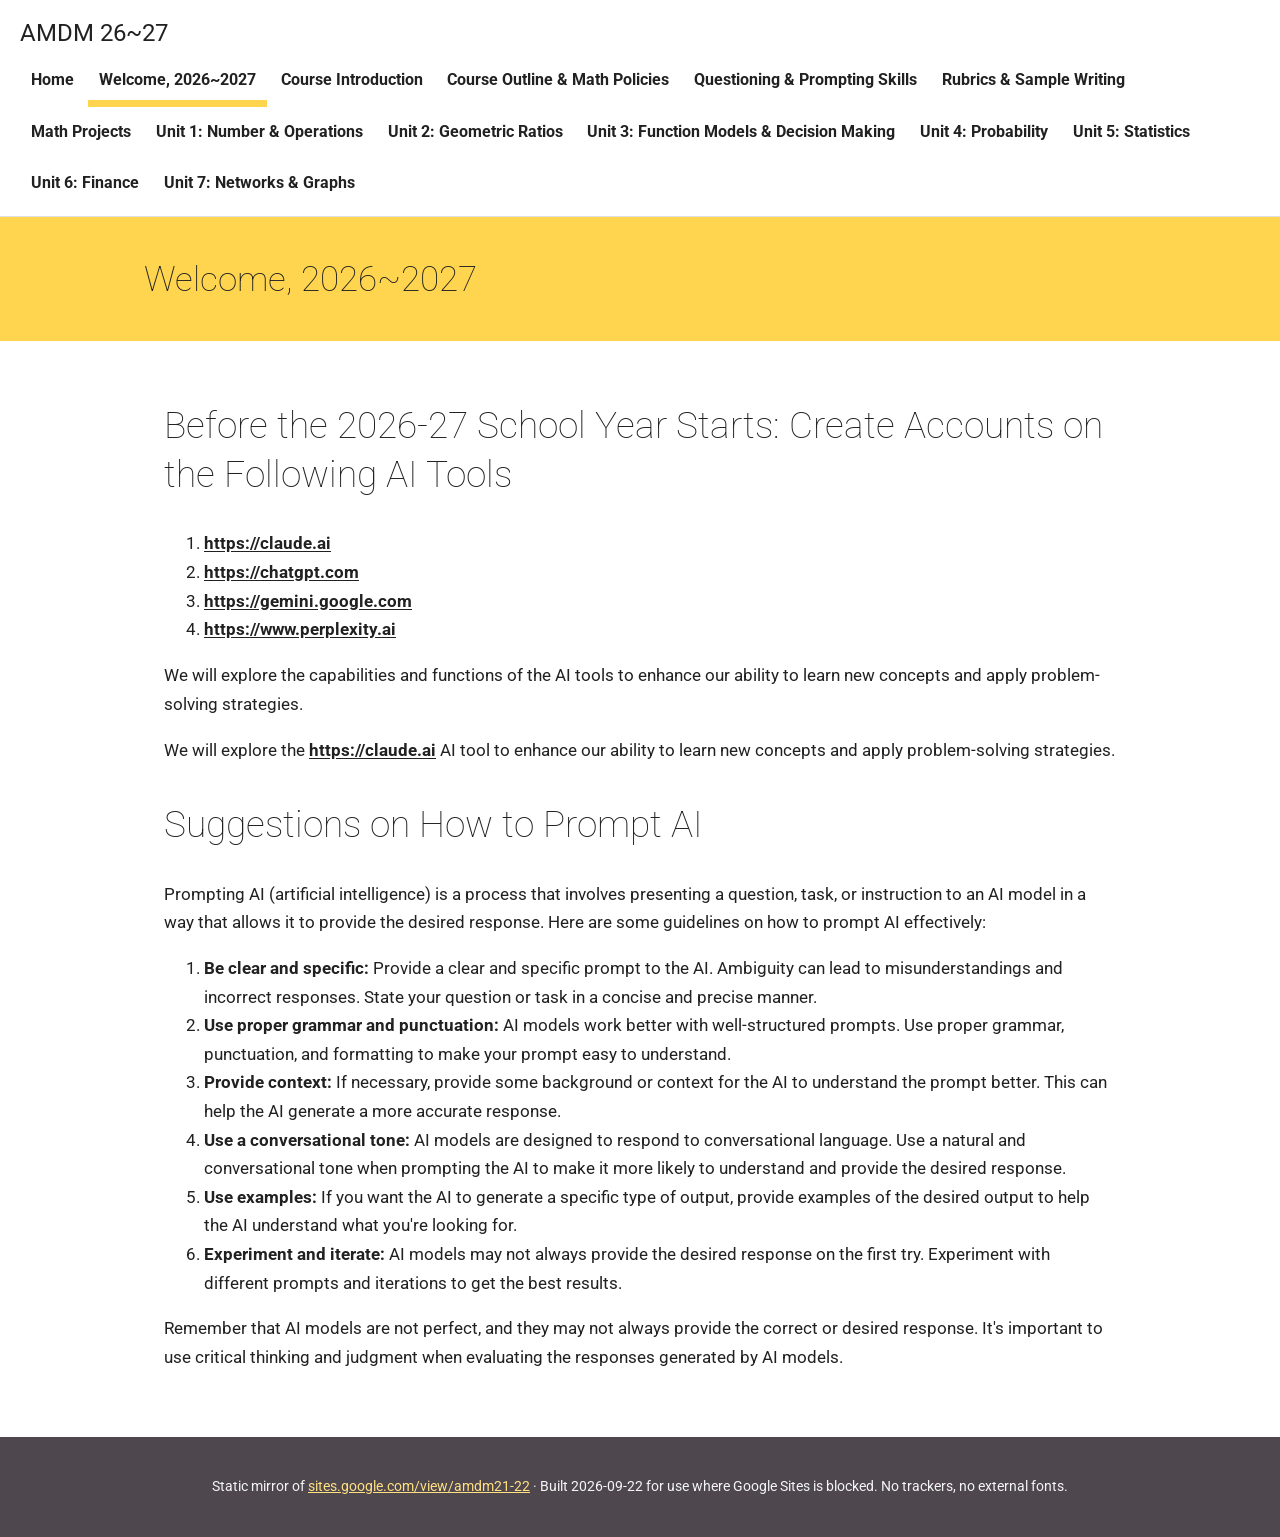
<file: welcome-20262027.html>
<!DOCTYPE html>
<html lang="en">
<head>
<meta charset="utf-8">
<meta name="viewport" content="width=device-width, initial-scale=1">
<title>Welcome, 2026~2027 — AMDM 26~27</title>
<link rel="stylesheet" href="styles.css?v=3">
</head>
<body>
<a class="skip-link" href="#main">Skip to main content</a>
<header class="site-header">
  <p class="site-title"><a href="index.html">AMDM 26~27</a></p>
  <nav class="site-nav" aria-label="Site">
    <ul>
      <li><a href="index.html">Home</a></li>
      <li><a href="welcome-20262027.html" aria-current="page">Welcome, 2026~2027</a></li>
      <li><a href="course-introduction.html">Course Introduction</a></li>
      <li><a href="course-outline-and-math-policies.html">Course Outline &amp; Math Policies</a></li>
      <li><a href="questioning-and-prompting-skills.html">Questioning &amp; Prompting Skills</a></li>
      <li><a href="rubrics-with-sample-writing.html">Rubrics &amp; Sample Writing</a></li>
      <li><a href="math-projects.html">Math Projects</a></li>
      <li><a href="unit-1-number-and-operations.html">Unit 1: Number &amp; Operations</a></li>
      <li><a href="unit-2-geometric-ratios.html">Unit 2: Geometric Ratios</a></li>
      <li><a href="unit-3-function-models-decision-making.html">Unit 3: Function Models &amp; Decision Making</a></li>
      <li><a href="unit-4-probability.html">Unit 4: Probability</a></li>
      <li><a href="unit-5-statistics.html">Unit 5: Statistics</a></li>
      <li><a href="unit-6-finance.html">Unit 6: Finance</a></li>
      <li><a href="unit-7-networks-and-graphs.html">Unit 7: Networks &amp; Graphs</a></li>
    </ul>
  </nav>
</header>
<div class="page-banner">
  <h1>Welcome, 2026~2027</h1>
</div>
<main id="main">
  

  <h2>Before the 2026-27 School Year Starts: Create Accounts on the Following AI Tools</h2>

  <ol>
    <li><a href="https://claude.ai">https://claude.ai</a></li>
    <li><a href="https://chatgpt.com">https://chatgpt.com</a></li>
    <li><a href="https://gemini.google.com">https://gemini.google.com</a></li>
    <li><a href="https://www.perplexity.ai">https://www.perplexity.ai</a></li>
  </ol>

  <p>We will explore the capabilities and functions of the AI tools to enhance our ability to learn new concepts and apply problem-solving strategies.</p>

  <p>We will explore the <a href="https://claude.ai">https://claude.ai</a> AI tool to enhance our ability to learn new concepts and apply problem-solving strategies.</p>

  <h2>Suggestions on How to Prompt AI</h2>

  <p>Prompting AI (artificial intelligence) is a process that involves presenting a question, task, or instruction to an AI model in a way that allows it to provide the desired response. Here are some guidelines on how to prompt AI effectively:</p>

  <ol>
    <li><strong>Be clear and specific:</strong> Provide a clear and specific prompt to the AI. Ambiguity can lead to misunderstandings and incorrect responses. State your question or task in a concise and precise manner.</li>
    <li><strong>Use proper grammar and punctuation:</strong> AI models work better with well-structured prompts. Use proper grammar, punctuation, and formatting to make your prompt easy to understand.</li>
    <li><strong>Provide context:</strong> If necessary, provide some background or context for the AI to understand the prompt better. This can help the AI generate a more accurate response.</li>
    <li><strong>Use a conversational tone:</strong> AI models are designed to respond to conversational language. Use a natural and conversational tone when prompting the AI to make it more likely to understand and provide the desired response.</li>
    <li><strong>Use examples:</strong> If you want the AI to generate a specific type of output, provide examples of the desired output to help the AI understand what you're looking for.</li>
    <li><strong>Experiment and iterate:</strong> AI models may not always provide the desired response on the first try. Experiment with different prompts and iterations to get the best results.</li>
  </ol>

  <p>Remember that AI models are not perfect, and they may not always provide the correct or desired response. It's important to use critical thinking and judgment when evaluating the responses generated by AI models.</p>
</main>
<footer class="site-footer">
  <p>Static mirror of <a href="https://sites.google.com/view/amdm21-22">sites.google.com/view/amdm21-22</a> · Built 2026-09-22 for use where Google Sites is blocked. No trackers, no external fonts.</p>
</footer>
</body>
</html>
</file>
<file: styles.css>
/* Shared stylesheet for the AMDM 26~27 static mirror.
   Theme matched to the original Google Site: white background, near-black
   Roboto text, amber-yellow (#FFD54F) accents, dark warm-gray footer. */

@import url("https://fonts.googleapis.com/css2?family=Roboto:wght@100;300;400;500;700&display=swap");

:root {
  --bg: #ffffff;
  --ink: #212121;
  --muted: #5b5b5b;
  --accent: #ffd54f;
  --footer-bg: #4f474e;
  --line: #e0e0e0;
  --soft: #fafafa;
  --note-bg: #fffde7;
  --note-line: #f9a825;
}

* { box-sizing: border-box; }

body {
  margin: 0;
  font-family: Roboto, "Segoe UI", system-ui, -apple-system, Helvetica, Arial, sans-serif;
  font-size: 13pt;
  line-height: 1.65;
  color: var(--ink);
  background: var(--bg);
}

.skip-link {
  position: absolute;
  left: -9999px;
  top: 0;
  background: #fff;
  color: var(--ink);
  padding: .5rem 1rem;
  z-index: 100;
}

.skip-link:focus { left: 0; }

.site-header {
  background: #ffffff;
  color: var(--ink);
  padding: .9rem 1.25rem .4rem;
  border-bottom: 1px solid var(--line);
}

.site-title {
  margin: 0 0 .4rem;
  font-size: 1.5rem;
  font-weight: 400;
}

.site-title a { color: var(--ink); text-decoration: none; }

.site-nav ul {
  list-style: none;
  margin: 0;
  padding: 0;
  display: flex;
  flex-wrap: wrap;
  gap: .35rem .15rem;
}

.site-nav li { margin: 0; }

.site-nav a {
  display: inline-block;
  color: var(--ink);
  text-decoration: none;
  padding: .4rem .7rem;
  font-size: 12pt;
  font-weight: 700;
  border-bottom: 7px solid transparent;
}

.site-nav a:hover,
.site-nav a:focus {
  border-bottom-color: var(--accent);
}

.site-nav a[aria-current="page"] {
  border-bottom: 7px solid var(--accent);
}

/* Yellow page-title banner, like the original site's subpage headers. */
.page-banner {
  background: var(--accent);
  color: var(--ink);
  padding: 2.5rem 1.25rem;
}

.page-banner h1 {
  margin: 0 auto;
  max-width: 62rem;
  font-size: 2.2rem;
  font-weight: 100;
  line-height: 1.25;
}

main {
  max-width: 62rem;
  margin: 0 auto;
  padding: 1.5rem 1.25rem 3rem;
}

h2 {
  font-size: 28pt;
  font-weight: 100;
  margin-top: 2.25rem;
  line-height: 1.3;
}

h3 {
  font-size: 16pt;
  font-weight: 300;
  margin-top: 1.75rem;
}

h4 { font-size: 1.05rem; margin-top: 1.5rem; font-weight: 500; }

/* Body links: dark, bold, underlined — like the original theme. */
main a, .page-banner a {
  color: var(--ink);
  font-weight: 700;
  text-decoration: underline;
  text-decoration-color: var(--ink);
  text-underline-offset: 2px;
}

main a:hover, .page-banner a:hover { text-decoration-color: var(--accent); }

.lesson {
  border-top: 1px solid var(--line);
  margin-top: 2rem;
  padding-top: .5rem;
}

.lesson-meta { color: var(--muted); font-size: .95rem; }

figure { margin: 1.25rem 0; text-align: center; }
figure img { max-width: 100%; height: auto; border: 1px solid var(--line); }

.video { margin: 1.25rem 0; }
.video iframe {
  width: 100%;
  max-width: 40rem;
  aspect-ratio: 16 / 9;
  border: 0;
  display: block;
}

.doc-embed { margin: 1.25rem 0; }
.doc-embed iframe {
  width: 100%;
  max-width: 52rem;
  height: 37.5rem;
  min-height: 25rem;
  border: 1px solid var(--line);
  display: block;
}
.doc-fallback { margin-top: .5rem; font-size: .95rem; }

.doc-placeholder {
  border: 2px dashed var(--note-line);
  background: var(--note-bg);
  border-radius: .5rem;
  padding: 1rem 1.25rem;
  margin: 1.25rem 0;
  color: #5d4037;
}

.note {
  border-left: 4px solid var(--accent);
  background: var(--soft);
  padding: .75rem 1rem;
  margin: 1.25rem 0;
  border-radius: 0 .375rem .375rem 0;
}

.sources ul, .page-list ul { padding-left: 1.25rem; }
.sources li, .page-list li { margin-bottom: .4rem; }

.site-footer {
  background: var(--footer-bg);
  color: #f5f5f5;
  font-size: .9rem;
  padding: 1.5rem 1.25rem;
  text-align: center;
}

.site-footer a { color: #ffe082; }

blockquote { border-left: 4px solid var(--line); margin: 1rem 0; padding: .25rem 1rem; color: var(--muted); }

@media (max-width: 40rem) {
  main { padding: 1rem .9rem 2.5rem; }
  .page-banner { padding: 1.75rem .9rem; }
  .page-banner h1 { font-size: 1.7rem; }
  h2 { font-size: 1.6rem; }
  .site-nav a { font-size: .9rem; padding: .35rem .55rem; }
  .doc-embed iframe { height: 28rem; }
}

/* Yellow highlight for lesson numbers and Goal labels (original Sites style) */
.hl { background-color: #FFD54F; border-radius: 4px; }
h2.hl, p.hl { padding: .25rem .7rem; }
</file>
